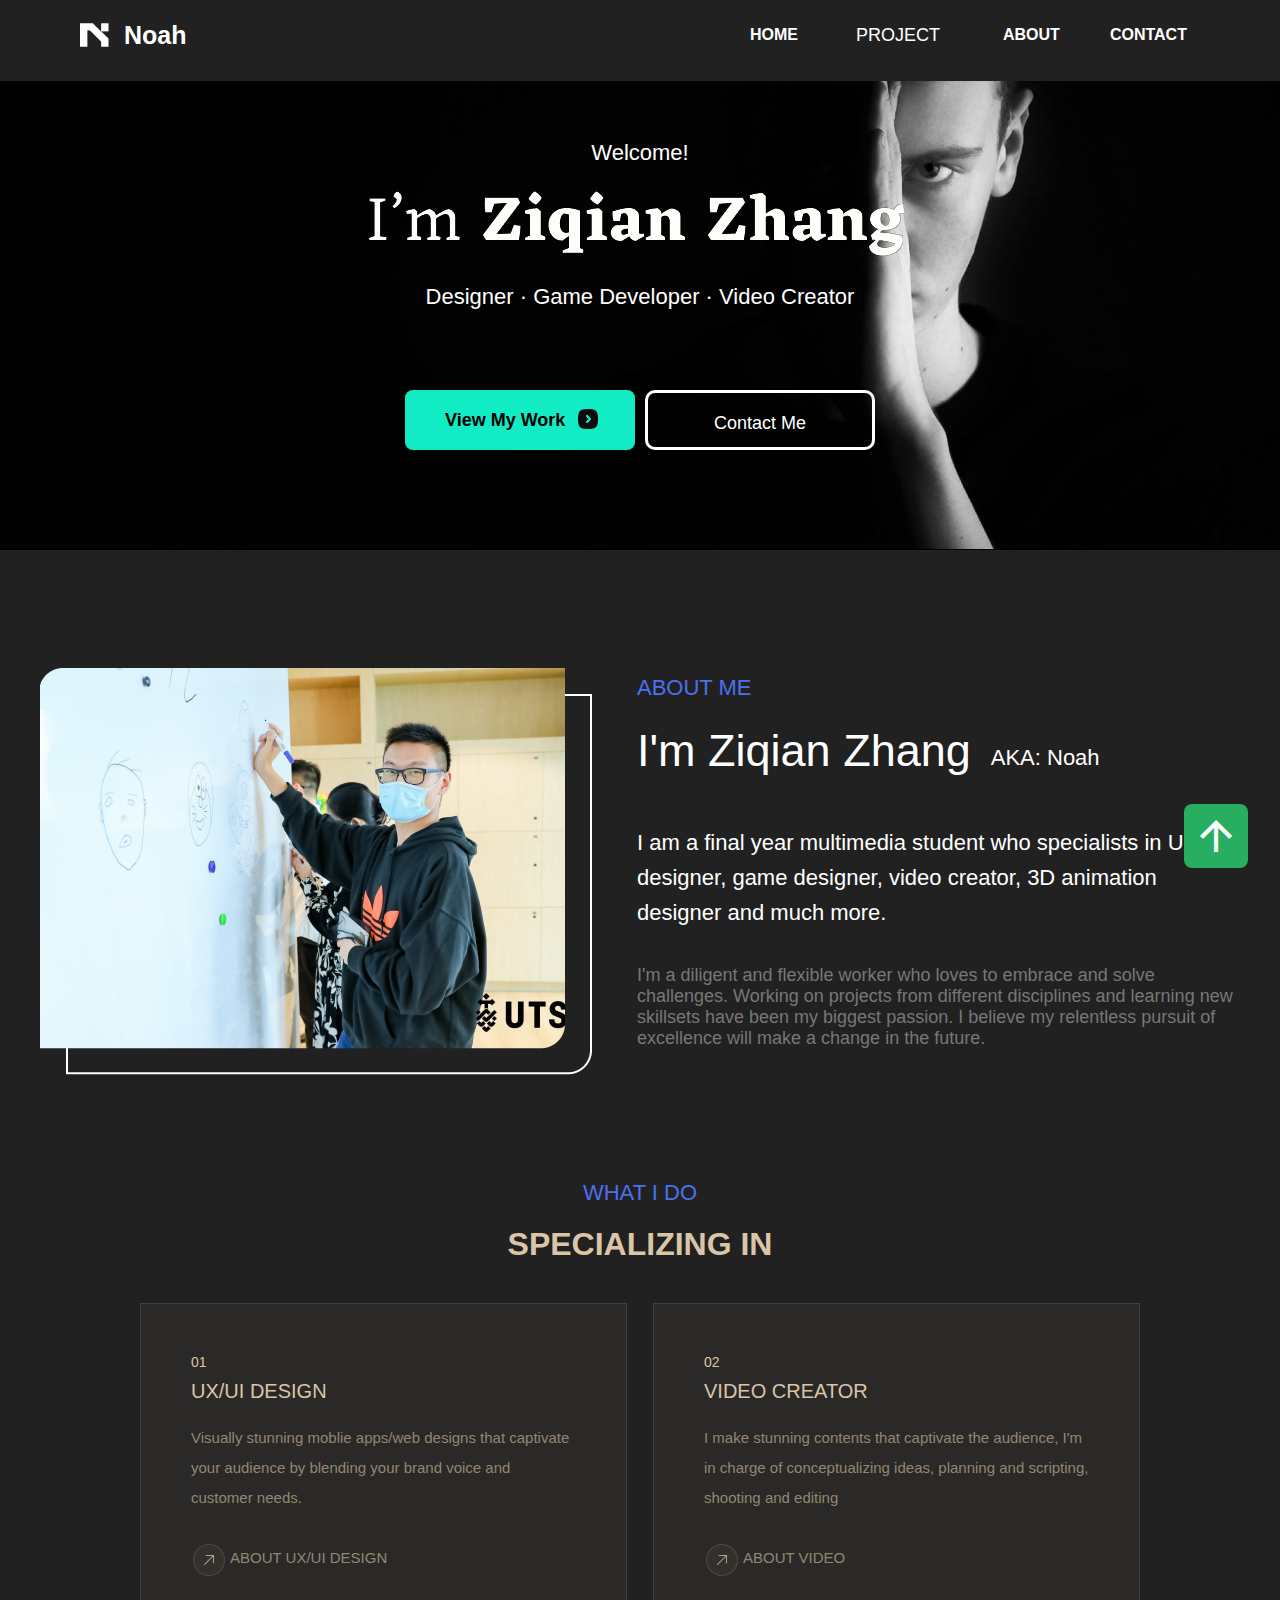
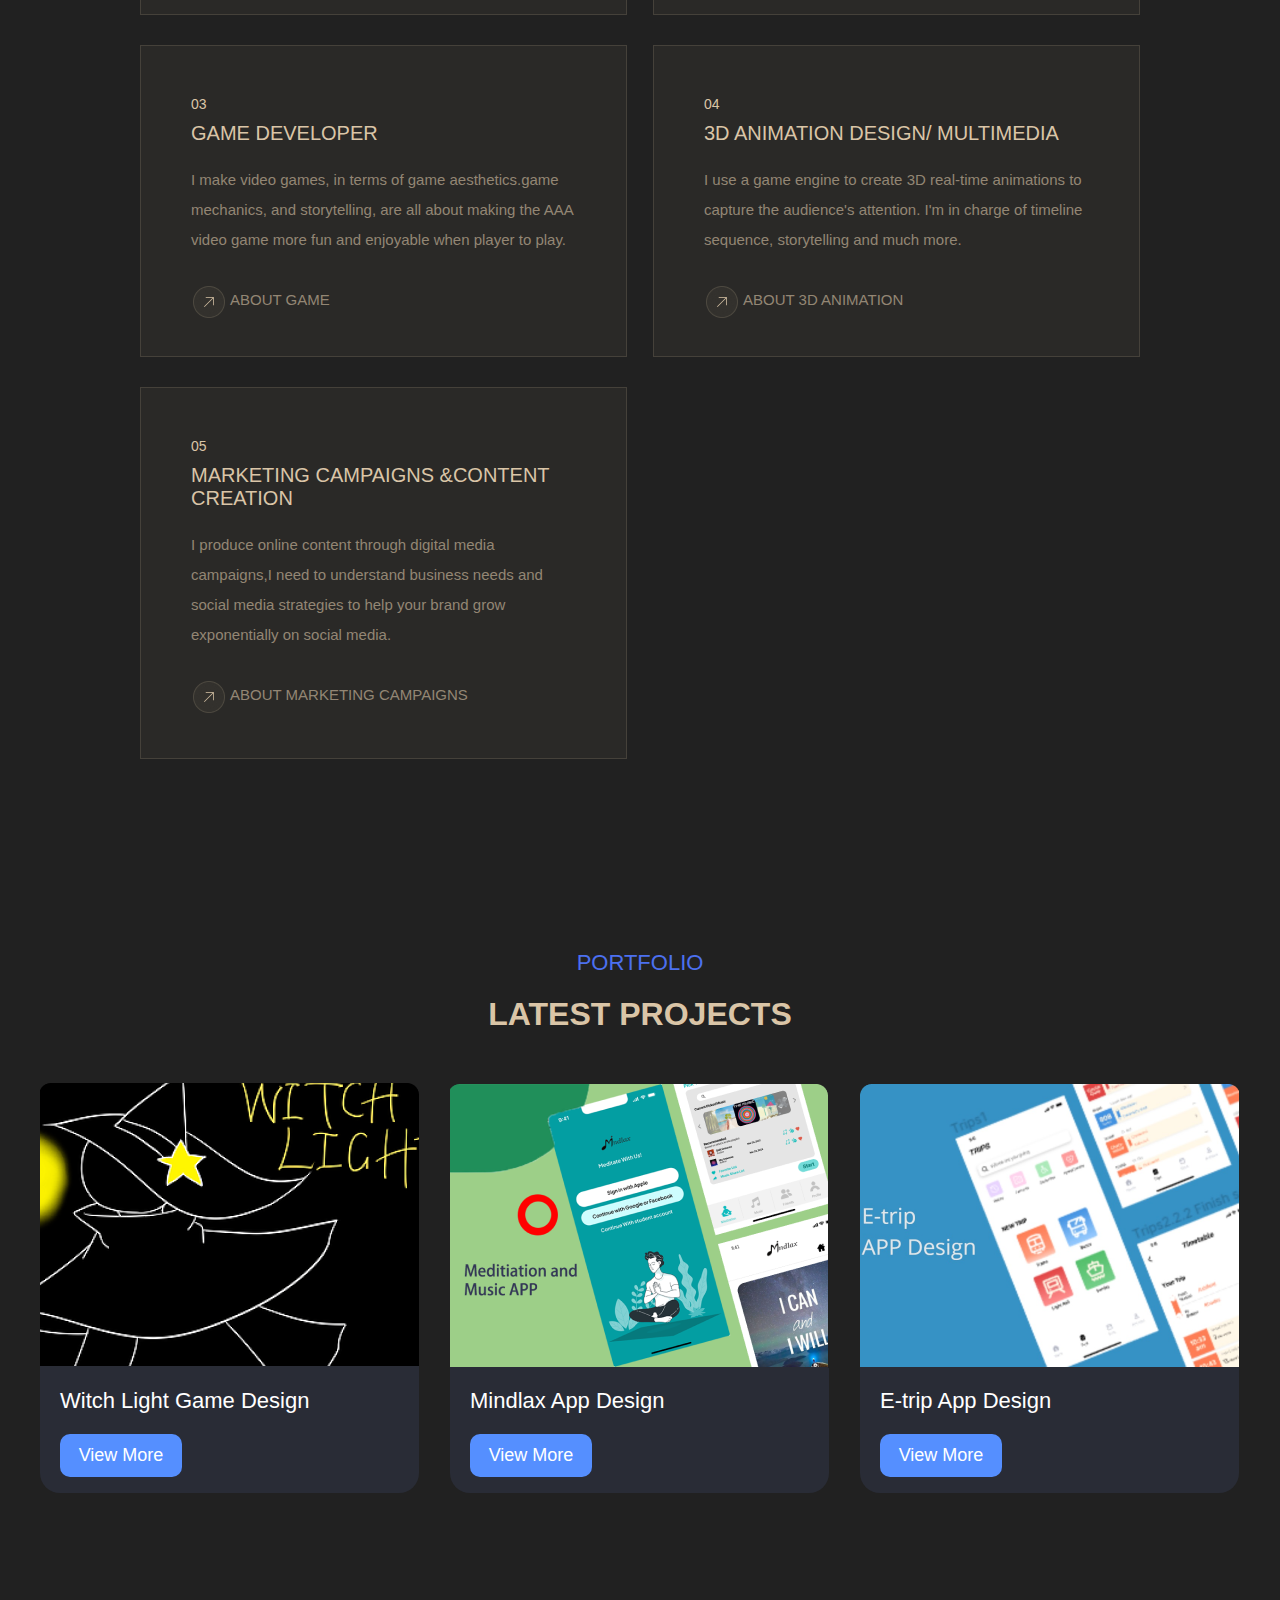
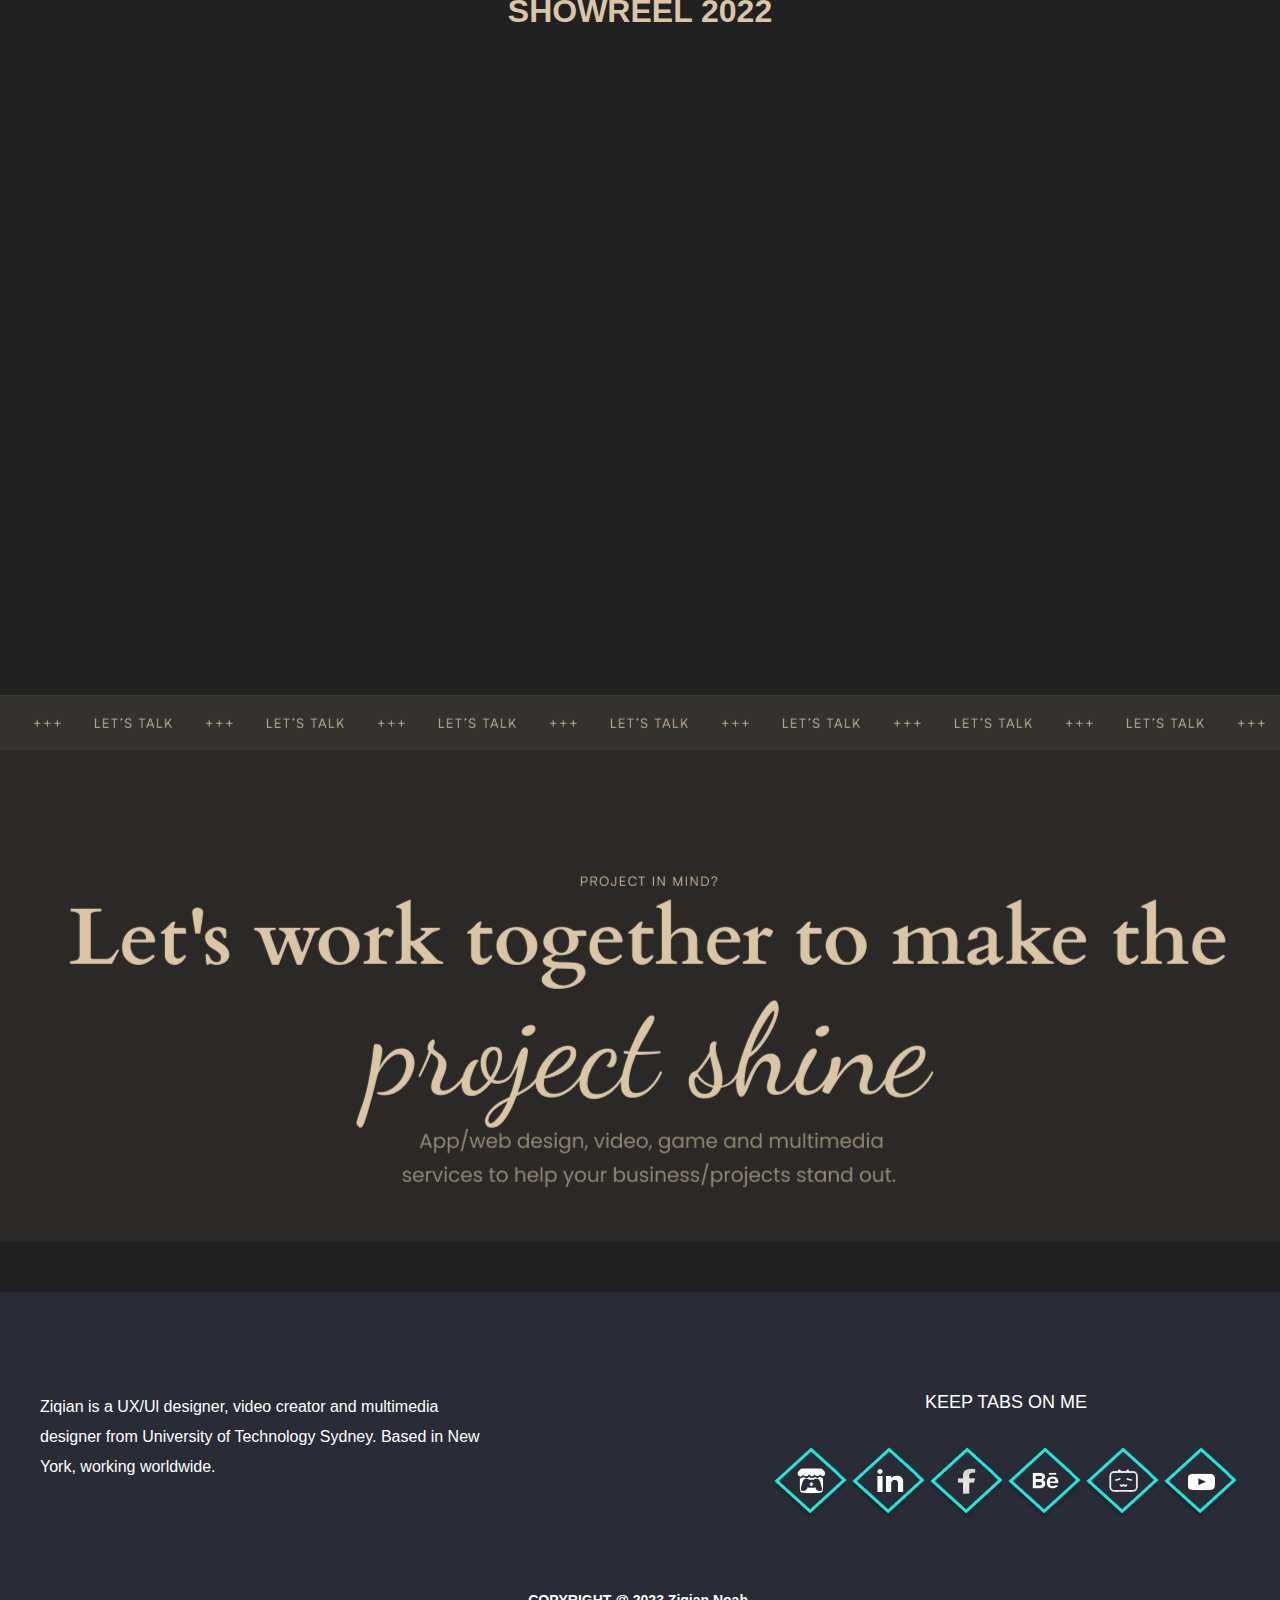
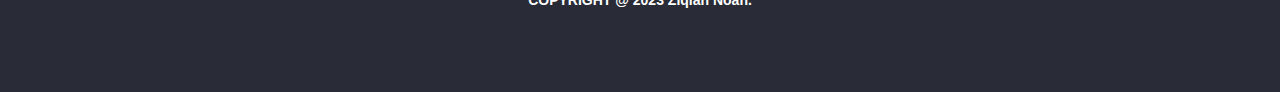
<file: index.html>
<!doctype html>
<html>
<head>
<meta charset="utf-8">
<title>Landing page</title>
<link href="css/css.css" rel="stylesheet" type="text/css">
<link href="https://fonts.googleapis.com/icon?family=Material+Icons"rel="stylesheet">
<script type="text/javascript">
function MM_swapImgRestore() { //v3.0
  var i,x,a=document.MM_sr; for(i=0;a&&i<a.length&&(x=a[i])&&x.oSrc;i++) x.src=x.oSrc;
}
function MM_preloadImages() { //v3.0
  var d=document; if(d.images){ if(!d.MM_p) d.MM_p=new Array();
    var i,j=d.MM_p.length,a=MM_preloadImages.arguments; for(i=0; i<a.length; i++)
    if (a[i].indexOf("#")!=0){ d.MM_p[j]=new Image; d.MM_p[j++].src=a[i];}}
}

function MM_findObj(n, d) { //v4.01
  var p,i,x;  if(!d) d=document; if((p=n.indexOf("?"))>0&&parent.frames.length) {
    d=parent.frames[n.substring(p+1)].document; n=n.substring(0,p);}
  if(!(x=d[n])&&d.all) x=d.all[n]; for (i=0;!x&&i<d.forms.length;i++) x=d.forms[i][n];
  for(i=0;!x&&d.layers&&i<d.layers.length;i++) x=MM_findObj(n,d.layers[i].document);
  if(!x && d.getElementById) x=d.getElementById(n); return x;
}

function MM_swapImage() { //v3.0
  var i,j=0,x,a=MM_swapImage.arguments; document.MM_sr=new Array; for(i=0;i<(a.length-2);i+=3)
   if ((x=MM_findObj(a[i]))!=null){document.MM_sr[j++]=x; if(!x.oSrc) x.oSrc=x.src; x.src=a[i+2];}
}
</script>
</head>

<body onLoad="MM_preloadImages('images/7_1.png','images/8_1.png','images/9_1.png','images/10_1.png','images/11_1.png','images/12_1.png')">
<section>
    <!-- BACK TO TOP BUTTON -->
	<a href="#" class="back-to-top">
		<span class="material-icons">arrow_upward</span>
	</a>
</section>
    <header>
	<div class="head_c">
    	<div class="logo"><img src="images/1.png" alt=""/><p>Noah</p></div>
         <nav>
        	<ul>
            <li><a href="index.html">HOME</a></li>
            <div class="dropdown">
  				<a href="#"><div class="dropbtn">PROJECT</div></a>
  				<div class="dropdown-content">
    				<a href="UI.html" target="_blank">UX/UI</a>
    				<a href="video.html">VIDEO</a>
                    <a href="Game.html">GAME</a>
                    <a href="animation.html">ANIMATION</a>
                    <a href="Other.html">OTHER</a>
  				</div>
			</div>
            <li><a href="about.html">ABOUT</a></li>
            
            <li><a href="contact.html">CONTACT</a></li>
            </ul>
        </nav>
    </div>
</header>

<div class="banner4">
<div class="banner4_c">
	<span>Welcome!</span>
    <img src="images/36.png" alt=""/>
    <p>Designer · Game Developer · Video Creator</p>
    <div class="anniu">
    	<a href="#fan"><div class="work"><p>View My Work</p><img src="images/37.png" alt=""/></div></a>
        <a href="contact.html"><div class="contact">Contact Me</div></a>
    </div>
    </div>
</div>	

<div class="about_me">

<div class="about_me_l"><img src="images/29.png" alt=""/></div>
<div class="about_me_r">
<p style="color:#4c70ef;">ABOUT ME</p>
<div class="iam">
<span>I'm Ziqian Zhang</span>
<p>AKA: Noah</p>
</div>
<p>I am a final year multimedia student who specialists in UX/UI designer, game designer, video creator, 3D animation designer and much more.</p>
<o>I'm a diligent and flexible worker who loves to embrace and solve challenges. Working on projects from different disciplines and learning new skillsets have been my biggest passion. I believe my relentless pursuit of excellence will make a change in the future.</o>
</div>
</div>

<div class="do">
	<div class="do_title"><span>WHAT I DO</span><p>SPECIALIZING IN</p></div>
	<div class="do_list">
    	<ul>
        <li>
        	<o>01</o>
            <span>UX/UI DESIGN</span>
            <p>Visually stunning moblie apps/web designs that captivate your audience by blending your brand voice and customer needs.</p>
            <div class="design"><img src="images/30.png" alt=""/><a href="UI.html"><p>ABOUT UX/UI DESIGN</p></div></a>
        </li>
        
        <li>
        	<o>02</o>
            <span>VIDEO CREATOR</span>
            <p>I make stunning contents that captivate the audience, I'm in charge of conceptualizing ideas, planning and scripting, shooting and editing</p>
            <div class="design"><img src="images/30.png" alt=""/><a href="video.html"><p>ABOUT VIDEO</p></div></a>
        </li>
        
        <li>
        	<o>03</o>
            <span>GAME DEVELOPER</span>
            <p>I make video games, in terms of game aesthetics.game mechanics, and storytelling, are all about making the AAA video game more fun and enjoyable when player to play.</p>
            <div class="design"><img src="images/30.png" alt=""/><a href="Game.html"><p>ABOUT GAME</p></div></a>
        </li>
        
        <li>
        	<o>04</o>
            <span>3D ANIMATION DESIGN/ MULTIMEDIA</span>
            <p>I use a game engine to create 3D real-time animations to capture the audience's attention. I'm in charge of timeline sequence, storytelling and much more.</p>
            <div class="design"><img src="images/30.png" alt=""/><a href="animation.html"><p>ABOUT 3D ANIMATION</p></div></a>
        </li>
        
        <li style="height:270px;">
        	<o>05</o>
            <span>MARKETING CAMPAIGNS &CONTENT CREATION</span>
            <p>I produce online content through digital media campaigns,I need to understand business needs and social media strategies to help your brand grow exponentially on social media.</p>
            <div class="design"><img src="images/30.png" alt=""/><p>ABOUT MARKETING CAMPAIGNS</p></div>
        </li>
        </ul>
        
    </div>
</div>

<a id="fan"></a>
<div class="do_title"><span>PORTFOLIO</span><p>LATEST PROJECTS</p></div>
	<div class="PORTFOLIO_list">
	<ul>
    <li>
    	<img src="images/33.png" alt=""/>
        <p>Witch Light Game Design</p>
       <a href="game2.html"> <div class="more">View More</div></a>
    </li>
    <li>
    	<img src="images/31.png" alt=""/>
        <p>Mindlax App Design</p>
       <a href="uxProject1.html"> <div class="more">View More</div></a>
    </li>
    <li>
    	<img src="images/32.png" alt=""/>
        <p>E-trip App Design</p>
      <a href="uxProject2.html"> <div class="more">View More</div></a>
    </li>
    </ul>
	</div>

<div class="show">
	<p>SHOWREEL 2022</p>
    <iframe width="1026" height="549" src="https://www.youtube.com/embed/TVW0NJodQQ4" title="YouTube video player" frameborder="0" allow="accelerometer; autoplay; clipboard-write; encrypted-media; gyroscope; picture-in-picture; web-share" allowfullscreen></iframe>
</div>
<div class="show2">
    <div class="show3">
   <!-- <a href="contact.html"><div class="contact2">GET IN TOUCH</div></a> -->
</div>
</div>


<footer>
	<div class="foot_c">
    	<div class="foot_top">
        	<div class="foot_top_left">Ziqian is a UX/Ul designer, video creator and multimedia
designer from University of Technology Sydney. Based in
New York, working worldwide.</div>
            <div class="foot_top_right">
            	<p>KEEP TABS ON ME</p>
                
                <div class="bianse1"><a href="https://ziqian-noah.itch.io" target="_blank" onMouseOut="MM_swapImgRestore()" onMouseOver="MM_swapImage('1','','images/7_1.png',1)"><img src="images/7.png" width="29" height="26" id="1"></a></div>
                <div class="bianse2"><a href="https://www.linkedin.com/in/ziqian-zhang-a9701b194/" target="_blank" onMouseOut="MM_swapImgRestore()" onMouseOver="MM_swapImage('2','','images/8_1.png',1)"><img src="images/8.png" width="29" height="26" id="2"></a></div>
                <div class="bianse3"><a href="https://www.facebook.com/profile.php?id=100024909460407&sk=about_details" target="_blank" onMouseOut="MM_swapImgRestore()" onMouseOver="MM_swapImage('3','','images/9_1.png',1)"><img src="images/9.png" width="29" height="31" id="3"></a></div>
                <div class="bianse4"><a href="https://www.behance.net/zhangziqian/projects" target="_blank" onMouseOut="MM_swapImgRestore()" onMouseOver="MM_swapImage('4','','images/10_1.png',1)"><img src="images/10.png" width="29" height="26" id="4"></a></div>
                <div class="bianse5"><a href="https://space.bilibili.com/533470708" target="_blank" onMouseOut="MM_swapImgRestore()" onMouseOver="MM_swapImage('5','','images/11_1.png',1)"><img src="images/11.png" width="29" height="26" id="5"></a></div>
                <div class="bianse6"><a href="https://www.youtube.com/channel/UCq76bDlOixsAVKYQL2zb1sg" target="_blank" onMouseOut="MM_swapImgRestore()" onMouseOver="MM_swapImage('6','','images/12_1.png',1)"><img src="images/12.png" width="29" height="26" id="6"></a></div>
                
          </div>
        </div>
        <div class="foot_bottom">COPYRIGHT @ 2023 Ziqian Noah.</div>
    </div>
</footer>

</body>
</html>
</file>
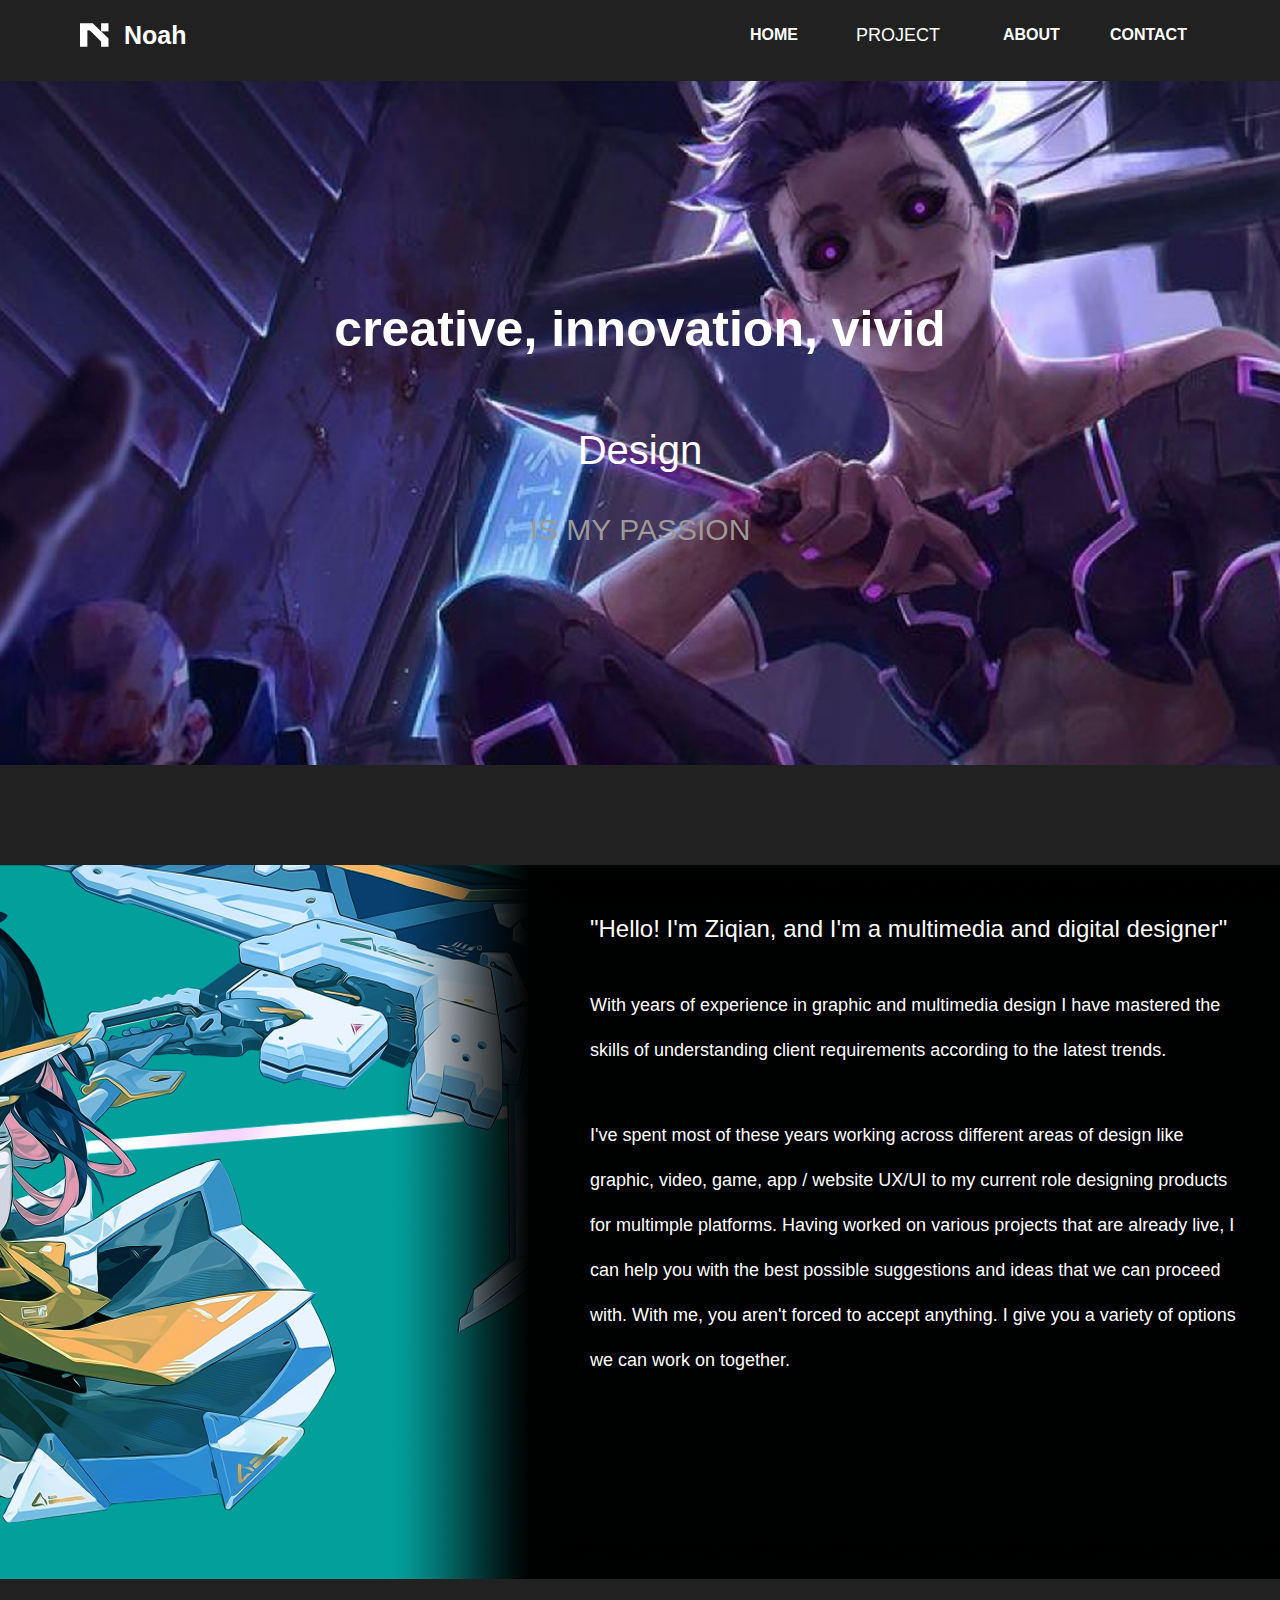
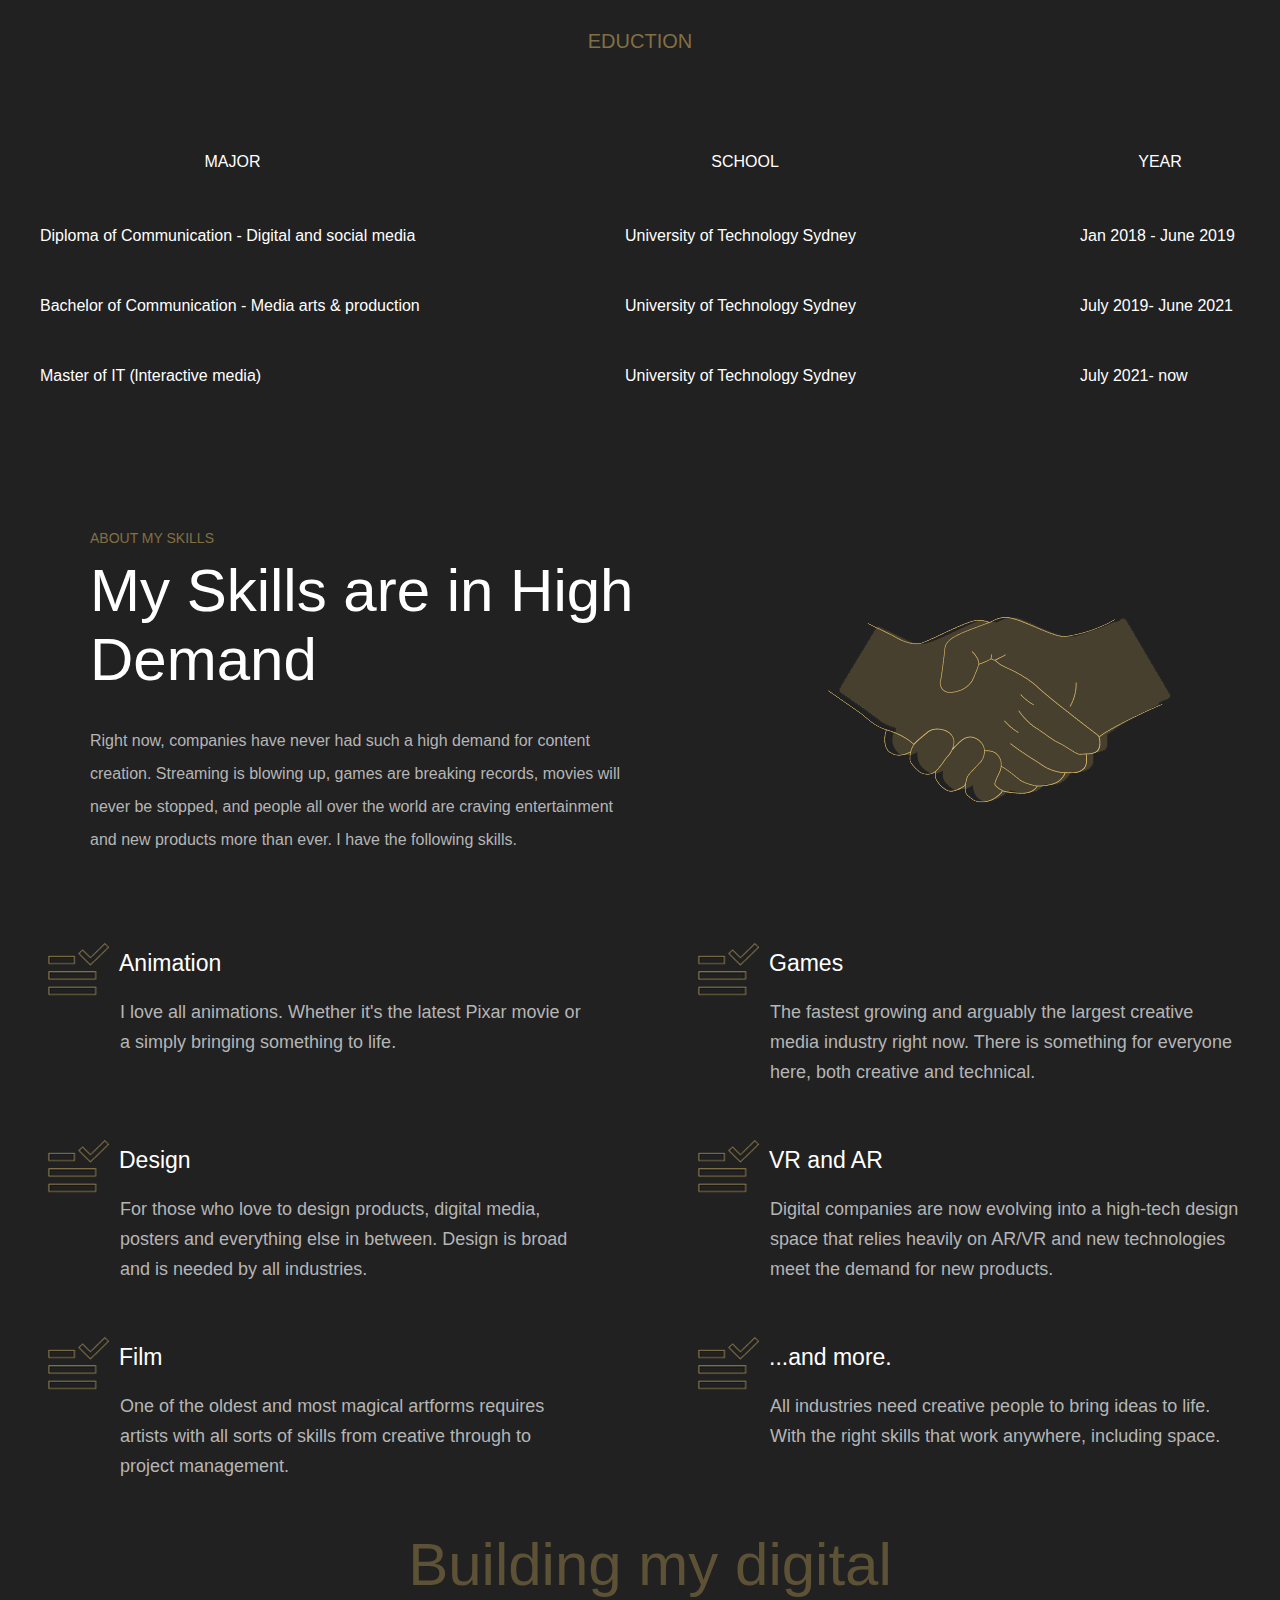
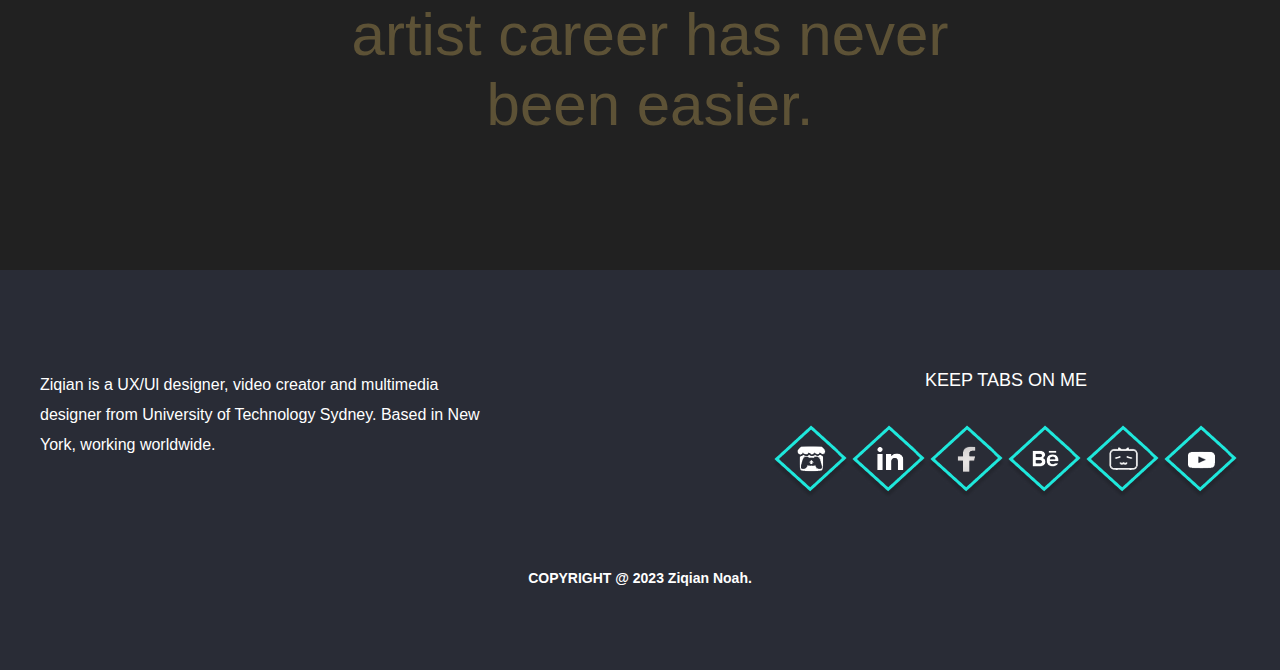
<file: about.html>
<!doctype html>
<html>
<head>
<meta charset="utf-8">
<title>About</title>
<link href="css/css.css" rel="stylesheet" type="text/css">
<script type="text/javascript">
function MM_swapImgRestore() { //v3.0
  var i,x,a=document.MM_sr; for(i=0;a&&i<a.length&&(x=a[i])&&x.oSrc;i++) x.src=x.oSrc;
}
function MM_preloadImages() { //v3.0
  var d=document; if(d.images){ if(!d.MM_p) d.MM_p=new Array();
    var i,j=d.MM_p.length,a=MM_preloadImages.arguments; for(i=0; i<a.length; i++)
    if (a[i].indexOf("#")!=0){ d.MM_p[j]=new Image; d.MM_p[j++].src=a[i];}}
}

function MM_findObj(n, d) { //v4.01
  var p,i,x;  if(!d) d=document; if((p=n.indexOf("?"))>0&&parent.frames.length) {
    d=parent.frames[n.substring(p+1)].document; n=n.substring(0,p);}
  if(!(x=d[n])&&d.all) x=d.all[n]; for (i=0;!x&&i<d.forms.length;i++) x=d.forms[i][n];
  for(i=0;!x&&d.layers&&i<d.layers.length;i++) x=MM_findObj(n,d.layers[i].document);
  if(!x && d.getElementById) x=d.getElementById(n); return x;
}

function MM_swapImage() { //v3.0
  var i,j=0,x,a=MM_swapImage.arguments; document.MM_sr=new Array; for(i=0;i<(a.length-2);i+=3)
   if ((x=MM_findObj(a[i]))!=null){document.MM_sr[j++]=x; if(!x.oSrc) x.oSrc=x.src; x.src=a[i+2];}
}
</script>
</head>

<body onLoad="MM_preloadImages('images/7_1.png','images/8_1.png','images/9_1.png','images/10_1.png','images/11_1.png','images/12_1.png')">
<header>
	<div class="head_c">
    	<div class="logo"><img src="images/1.png" alt=""/><p>Noah</p></div>
        <nav>
        	<ul>
            <li><a href="index.html">HOME</a></li>
            <div class="dropdown">
  				<a href="#"><div class="dropbtn">PROJECT</div></a>
  				<div class="dropdown-content">
    				<a href="UI.html" target="_blank">UX/UI</a>
    				<a href="video.html">VIDEO</a>
                    <a href="Game.html">GAME</a>
                    <a href="animation.html">ANIMATION</a>
                    <a href="Other.html">OTHER</a>
  				</div>
			</div>
            <li><a href="about.html">ABOUT</a></li>
           
            <li><a href="contact.html">CONTACT</a></li>
            </ul>
        </nav>
    </div>
</header>

<div class="banner">
	<h1>creative, innovation, vivid</h1>
    <span>Design</span>
    <p>IS MY PASSION</p>
</div>

<div class="hello">
	<div class="hello_c">
    <div class="hello_wen">
		<span>"Hello! I'm Ziqian, and I'm a multimedia and digital designer"</span>
        <p>With years of experience in graphic and multimedia design I have mastered
the skills of understanding client requirements according to the latest
trends.</p>
        <p>I've spent most of these years working across different areas of design like
graphic, video, game, app / website UX/UI to my current role designing
products for multimple platforms. Having worked on various projects that
are already live, I can help you with the best possible suggestions and ideas that we can proceed with. With me, you aren't forced to accept
anything. I give you a variety of options we can work on together.</p>
	</div>
</div>
</div>
<div class="education">
	<div class="education_title">EDUCTION</div>
	<div class="education_list">
    	<div class="major">
       		<span>MAJOR</span>
            <p>Diploma of Communication - Digital and social media</p>
            <p>Bachelor of Communication - Media arts & production</p>
            <p>Master of IT (lnteractive media)</p>
        </div>
        <div class="school">
        <span>SCHOOL</span>
            <p>University of Technology Sydney</p>
            <p>University of Technology Sydney</p>
            <p>University of Technology Sydney</p>
        </div>
        <div class="year">
        <span>YEAR</span>
            <p>Jan 2018 - June 2019</p>
            <p>July 2019- June 2021</p>
            <p>July 2021- now</p>
        </div>
    </div>
</div>

<div class="skill">
	<div class="skill_left">
    	<o>ABOUT MY SKILLS</o>
        <span>My Skills are in High Demand</span>
        <p>Right now, companies have never had such a high demand for
content creation. Streaming is blowing up, games are breaking records, movies will never be stopped, and people all over the world are craving entertainment and new products more than ever. I have the following skills.</p>
    </div>
	<div class="skill_right"><img src="images/4.png" alt=""/></div>
</div>

<div class="skill_list">
	<ul>
    <li>
    	<img src="images/5.png" alt=""/>
        <span>Animation</span>
        <p>I love all animations. Whether it's the latest Pixar movie or a simply bringing something to life.</p>
    </li>
    <li>
    	<img src="images/5.png" alt=""/>
        <span>Games</span>
        <p>The fastest growing and arguably the largest creative media industry right now. There is something for everyone here, both creative and technical.</p>
    </li>
    <li>
    	<img src="images/5.png" alt=""/>
        <span>Design</span>
        <p>For those who love to design products, digital media, posters and everything else in between. Design is broad and is needed by all industries.</p>
    </li>
    <li>
    	<img src="images/5.png" alt=""/>
        <span>VR and AR</span>
        <p>Digital companies are now evolving into a high-tech design space that relies heavily on AR/VR and new technologies meet the demand for new products.</p>
    </li>
    <li>
    	<img src="images/5.png" alt=""/>
        <span>Film</span>
        <p>One of the oldest and most magical artforms requires artists with all sorts of skills from creative through to project management.</p>
    </li>
    <li>
    	<img src="images/5.png" alt=""/>
        <span>...and more.</span>
        <p>All industries need creative people to bring ideas to life. With the right skills that work anywhere, including space.</p>
    </li>
   
    </ul>
</div>

<div class="Building">
	<p>Building my digital</p>
    <p>artist career has never</p>
    <p>been easier.</p>
</div>


<footer>
	<div class="foot_c">
    	<div class="foot_top">
        	<div class="foot_top_left">Ziqian is a UX/Ul designer, video creator and multimedia
designer from University of Technology Sydney. Based in
New York, working worldwide.</div>
            <div class="foot_top_right">
            	<p>KEEP TABS ON ME</p>
                
                <div class="bianse1"><a href="https://ziqian-noah.itch.io" target="_blank" onMouseOut="MM_swapImgRestore()" onMouseOver="MM_swapImage('1','','images/7_1.png',1)"><img src="images/7.png" width="29" height="26" id="1"></a></div>
                <div class="bianse2"><a href="https://www.linkedin.com/in/ziqian-zhang-a9701b194/" target="_blank" onMouseOut="MM_swapImgRestore()" onMouseOver="MM_swapImage('2','','images/8_1.png',1)"><img src="images/8.png" width="29" height="26" id="2"></a></div>
                <div class="bianse3"><a href="https://www.facebook.com/profile.php?id=100024909460407&sk=about_details" target="_blank" onMouseOut="MM_swapImgRestore()" onMouseOver="MM_swapImage('3','','images/9_1.png',1)"><img src="images/9.png" width="29" height="31" id="3"></a></div>
                <div class="bianse4"><a href="https://www.behance.net/zhangziqian/projects" target="_blank" onMouseOut="MM_swapImgRestore()" onMouseOver="MM_swapImage('4','','images/10_1.png',1)"><img src="images/10.png" width="29" height="26" id="4"></a></div>
                <div class="bianse5"><a href="https://space.bilibili.com/533470708" target="_blank" onMouseOut="MM_swapImgRestore()" onMouseOver="MM_swapImage('5','','images/11_1.png',1)"><img src="images/11.png" width="29" height="26" id="5"></a></div>
                <div class="bianse6"><a href="https://www.youtube.com/channel/UCq76bDlOixsAVKYQL2zb1sg" target="_blank" onMouseOut="MM_swapImgRestore()" onMouseOver="MM_swapImage('6','','images/12_1.png',1)"><img src="images/12.png" width="29" height="26" id="6"></a></div>
                
          </div>
        </div>
        <div class="foot_bottom">COPYRIGHT @ 2023 Ziqian Noah.</div>
    </div>
</footer>







</body>
</html>
</file>
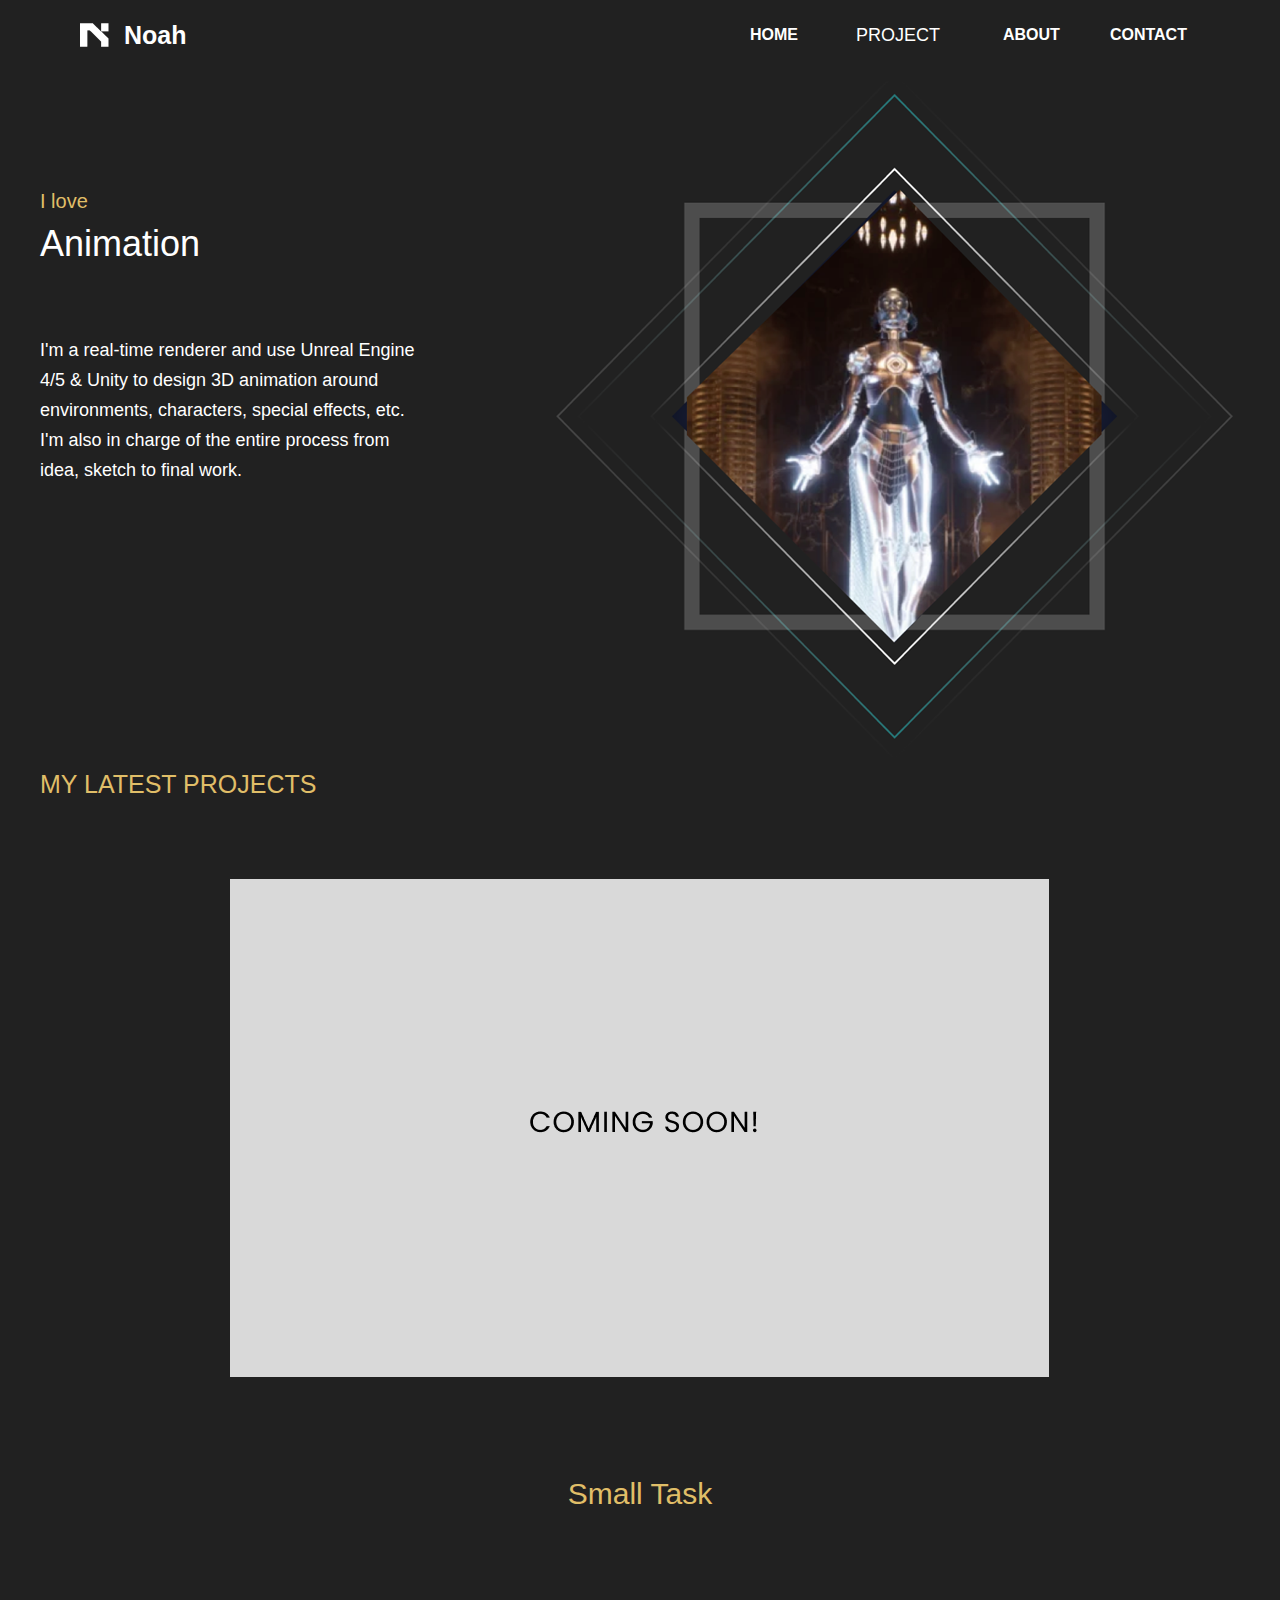
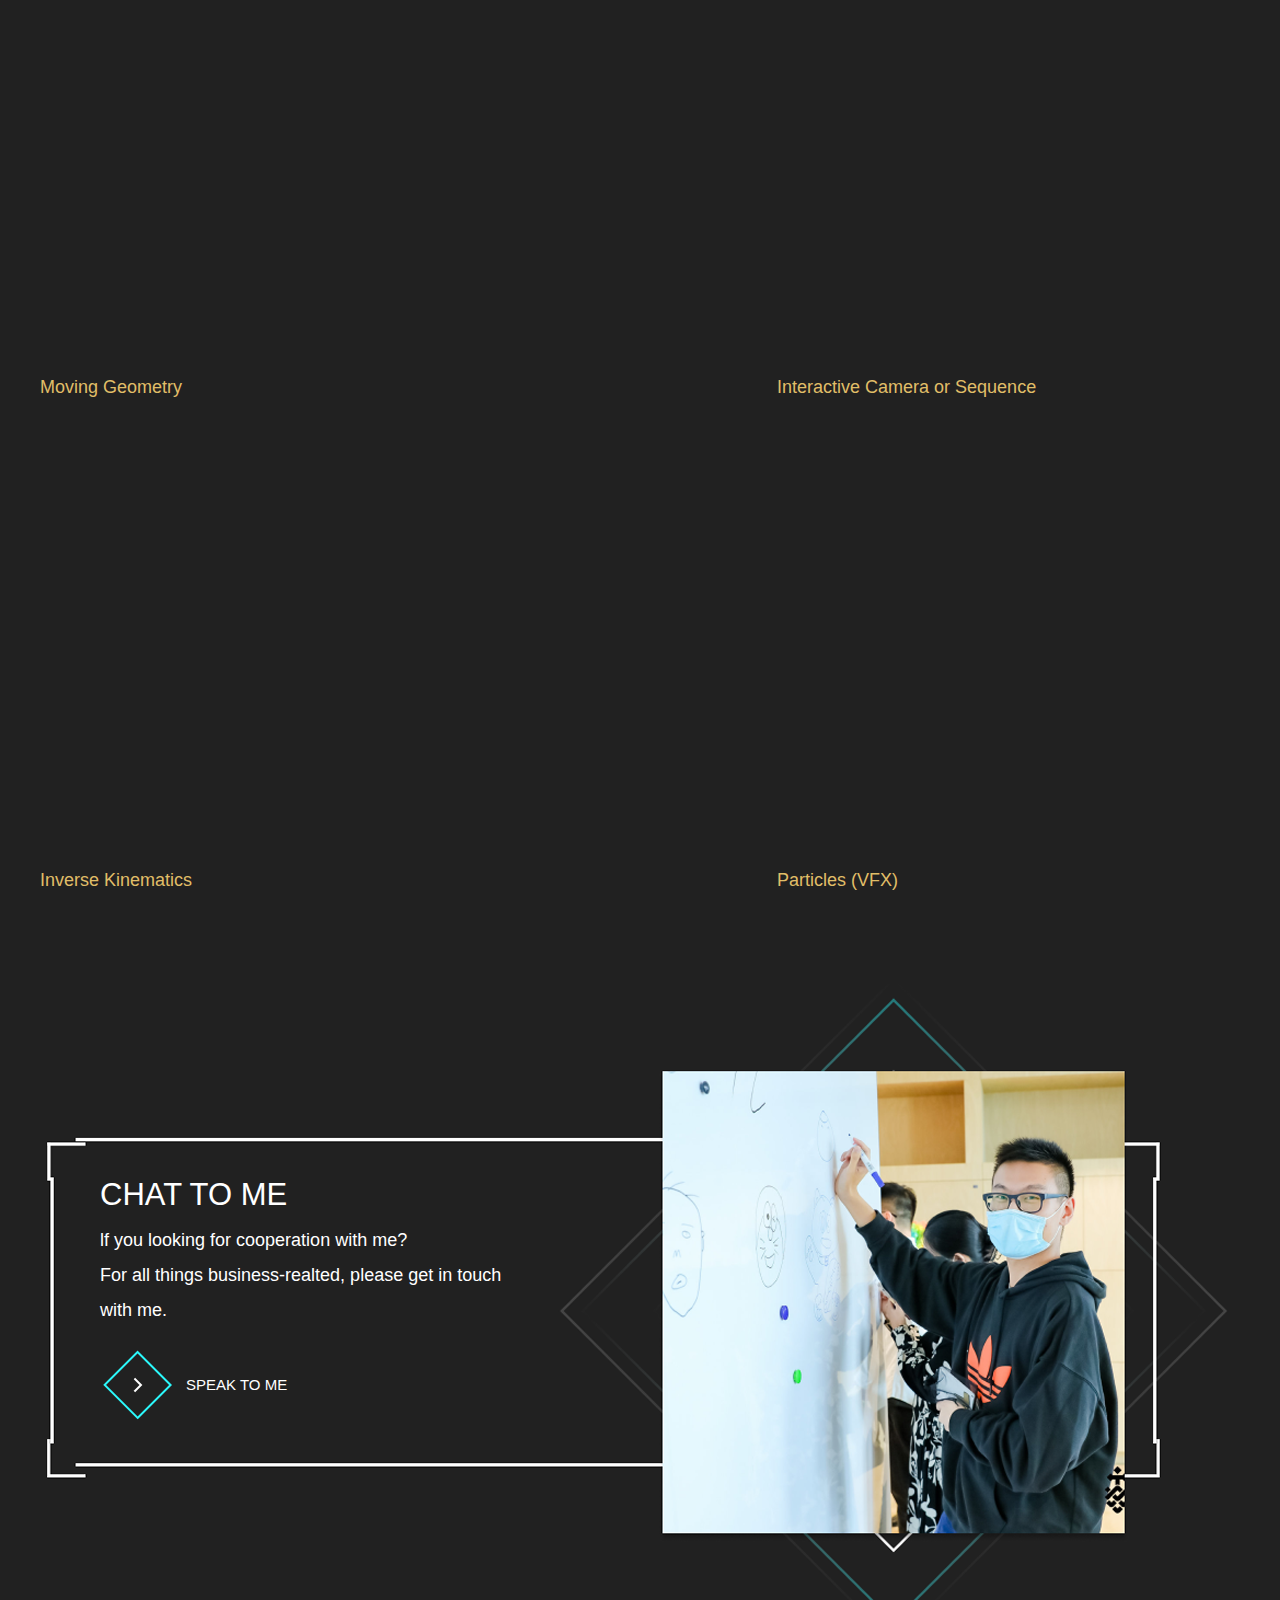
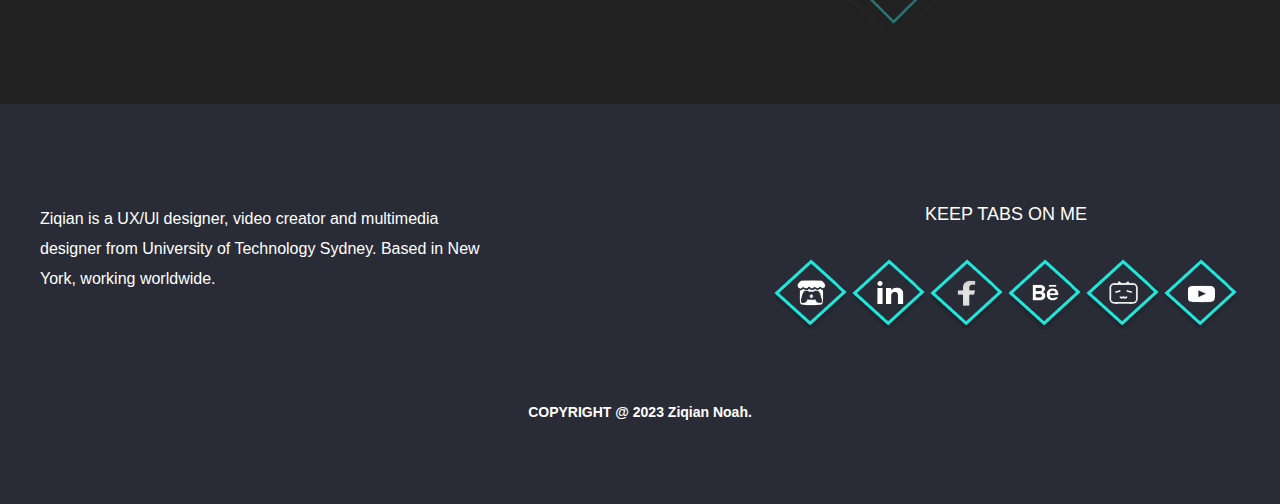
<file: animation.html>
<!doctype html>
<html>
<head>
<meta charset="utf-8">
<title>animation (2)</title>
<link href="css/css.css" rel="stylesheet" type="text/css">
<script type="text/javascript">
function MM_swapImgRestore() { //v3.0
  var i,x,a=document.MM_sr; for(i=0;a&&i<a.length&&(x=a[i])&&x.oSrc;i++) x.src=x.oSrc;
}
function MM_preloadImages() { //v3.0
  var d=document; if(d.images){ if(!d.MM_p) d.MM_p=new Array();
    var i,j=d.MM_p.length,a=MM_preloadImages.arguments; for(i=0; i<a.length; i++)
    if (a[i].indexOf("#")!=0){ d.MM_p[j]=new Image; d.MM_p[j++].src=a[i];}}
}

function MM_findObj(n, d) { //v4.01
  var p,i,x;  if(!d) d=document; if((p=n.indexOf("?"))>0&&parent.frames.length) {
    d=parent.frames[n.substring(p+1)].document; n=n.substring(0,p);}
  if(!(x=d[n])&&d.all) x=d.all[n]; for (i=0;!x&&i<d.forms.length;i++) x=d.forms[i][n];
  for(i=0;!x&&d.layers&&i<d.layers.length;i++) x=MM_findObj(n,d.layers[i].document);
  if(!x && d.getElementById) x=d.getElementById(n); return x;
}

function MM_swapImage() { //v3.0
  var i,j=0,x,a=MM_swapImage.arguments; document.MM_sr=new Array; for(i=0;i<(a.length-2);i+=3)
   if ((x=MM_findObj(a[i]))!=null){document.MM_sr[j++]=x; if(!x.oSrc) x.oSrc=x.src; x.src=a[i+2];}
}
</script>
</head>

<body onLoad="MM_preloadImages('images/7_1.png','images/8_1.png','images/9_1.png','images/10_1.png','images/11_1.png','images/12_1.png')">
    <header>
        <div class="head_c">
            <div class="logo"><img src="images/1.png" alt=""/><p>Noah</p></div>
             <nav>
                <ul>
                <li><a href="index.html">HOME</a></li>
                <div class="dropdown">
                      <a href="#"><div class="dropbtn">PROJECT</div></a>
                      <div class="dropdown-content">
                        <a href="UI.html" target="_blank">UX/UI</a>
                        <a href="video.html">VIDEO</a>
                        <a href="Game.html">GAME</a>
                        <a href="animation.html">ANIMATION</a>
                        <a href="Other.html">OTHER</a>
                      </div>
                </div>
                <li><a href="about.html">ABOUT</a></li>
                
                <li><a href="contact.html">CONTACT</a></li>
                </ul>
            </nav>
        </div>
    </header>

<div class="banner2">
	<div class="banner2_left">
    	<span>I love</span>
        <o>Animation</o>
        <p>I'm a real-time renderer and use Unreal Engine 4/5 & Unity to design 3D animation around environments, characters, special effects, etc. I'm also in charge of the entire process from idea, sketch to final work.</p>
    </div>
    <div class="banner2_right"><img src="images/13.png" alt=""/></div>
</div>

<div class="latest">
	<span>MY LATEST PROJECTS</span>
    <div class="latest_list">
    	<img src="images/14.png" alt=""/>
    </div>

</div>

<div class="task">
	<div class="task_title">Small Task</div>
	<div class="task_list">
		<ul>
        <li><iframe width="463" height="393" src="https://www.youtube.com/embed/nSDMX8eQ27o" title="YouTube video player" frameborder="0" allow="accelerometer; autoplay; clipboard-write; encrypted-media; gyroscope; picture-in-picture; web-share" allowfullscreen></iframe><p>Moving Geometry</p></li>
        <li><iframe width="463" height="393" src="https://www.youtube.com/embed/0D4Ovjkyw6g" title="YouTube video player" frameborder="0" allow="accelerometer; autoplay; clipboard-write; encrypted-media; gyroscope; picture-in-picture; web-share" allowfullscreen></iframe><p>Interactive Camera or Sequence</p></li>
        <li><iframe width="463" height="393" src="https://www.youtube.com/embed/ZQXqF2gyzN8" title="YouTube video player" frameborder="0" allow="accelerometer; autoplay; clipboard-write; encrypted-media; gyroscope; picture-in-picture; web-share" allowfullscreen></iframe><p>Inverse Kinematics</p></li>
        <li><iframe width="463" height="393" src="https://www.youtube.com/embed/0fQ74adZEUo" title="YouTube video player" frameborder="0" allow="accelerometer; autoplay; clipboard-write; encrypted-media; gyroscope; picture-in-picture; web-share" allowfullscreen></iframe><p>Particles (VFX)</p></li>
        </ul>
    </div>
</div>

<div class="chat">
	<span>CHAT TO ME</span>
    <p>lf you looking for cooperation with me?<br>
For all things business-realted, please get in touch with me.</p>
    <div class="speak"><img src="images/17.png" alt=""/><a href="contact.html"><o>SPEAK TO ME</o></div></a>

</div>

<footer>
	<div class="foot_c">
    	<div class="foot_top">
        	<div class="foot_top_left">Ziqian is a UX/Ul designer, video creator and multimedia
designer from University of Technology Sydney. Based in
New York, working worldwide.</div>
            <div class="foot_top_right">
            	<p>KEEP TABS ON ME</p>
                
                <div class="bianse1"><a href="https://ziqian-noah.itch.io" target="_blank" onMouseOut="MM_swapImgRestore()" onMouseOver="MM_swapImage('1','','images/7_1.png',1)"><img src="images/7.png" width="29" height="26" id="1"></a></div>
                <div class="bianse2"><a href="https://www.linkedin.com/in/ziqian-zhang-a9701b194/" target="_blank" onMouseOut="MM_swapImgRestore()" onMouseOver="MM_swapImage('2','','images/8_1.png',1)"><img src="images/8.png" width="29" height="26" id="2"></a></div>
                <div class="bianse3"><a href="https://www.facebook.com/profile.php?id=100024909460407&sk=about_details" target="_blank" onMouseOut="MM_swapImgRestore()" onMouseOver="MM_swapImage('3','','images/9_1.png',1)"><img src="images/9.png" width="29" height="31" id="3"></a></div>
                <div class="bianse4"><a href="https://www.behance.net/zhangziqian/projects" target="_blank" onMouseOut="MM_swapImgRestore()" onMouseOver="MM_swapImage('4','','images/10_1.png',1)"><img src="images/10.png" width="29" height="26" id="4"></a></div>
                <div class="bianse5"><a href="https://space.bilibili.com/533470708" target="_blank" onMouseOut="MM_swapImgRestore()" onMouseOver="MM_swapImage('5','','images/11_1.png',1)"><img src="images/11.png" width="29" height="26" id="5"></a></div>
                <div class="bianse6"><a href="https://www.youtube.com/channel/UCq76bDlOixsAVKYQL2zb1sg" target="_blank" onMouseOut="MM_swapImgRestore()" onMouseOver="MM_swapImage('6','','images/12_1.png',1)"><img src="images/12.png" width="29" height="26" id="6"></a></div>
                
          </div>
        </div>
        <div class="foot_bottom">COPYRIGHT @ 2023 Ziqian Noah.</div>
    </div>
</footer>

</body>
</html>
</file>
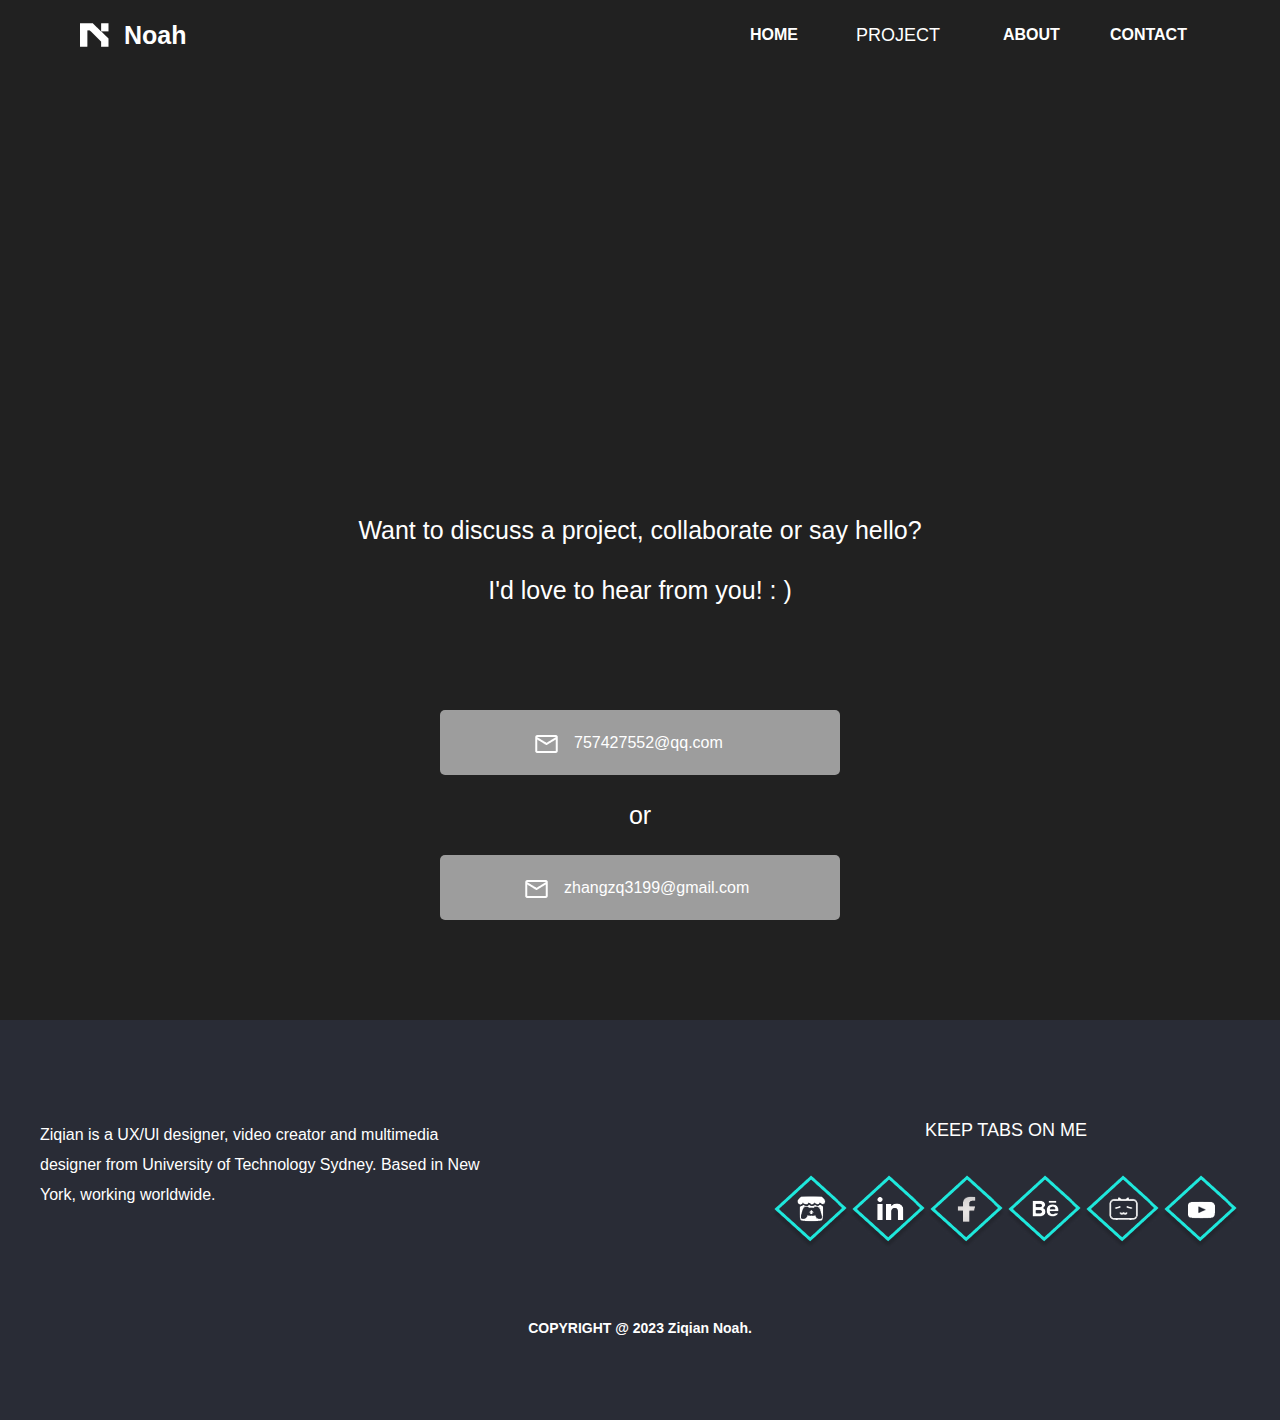
<file: contact.html>
<!doctype html>
<html>
<head>
<meta charset="utf-8">
<title>contact</title>
<link href="css/css.css" rel="stylesheet" type="text/css">
<script type="text/javascript">
function MM_swapImgRestore() { //v3.0
  var i,x,a=document.MM_sr; for(i=0;a&&i<a.length&&(x=a[i])&&x.oSrc;i++) x.src=x.oSrc;
}
function MM_preloadImages() { //v3.0
  var d=document; if(d.images){ if(!d.MM_p) d.MM_p=new Array();
    var i,j=d.MM_p.length,a=MM_preloadImages.arguments; for(i=0; i<a.length; i++)
    if (a[i].indexOf("#")!=0){ d.MM_p[j]=new Image; d.MM_p[j++].src=a[i];}}
}

function MM_findObj(n, d) { //v4.01
  var p,i,x;  if(!d) d=document; if((p=n.indexOf("?"))>0&&parent.frames.length) {
    d=parent.frames[n.substring(p+1)].document; n=n.substring(0,p);}
  if(!(x=d[n])&&d.all) x=d.all[n]; for (i=0;!x&&i<d.forms.length;i++) x=d.forms[i][n];
  for(i=0;!x&&d.layers&&i<d.layers.length;i++) x=MM_findObj(n,d.layers[i].document);
  if(!x && d.getElementById) x=d.getElementById(n); return x;
}

function MM_swapImage() { //v3.0
  var i,j=0,x,a=MM_swapImage.arguments; document.MM_sr=new Array; for(i=0;i<(a.length-2);i+=3)
   if ((x=MM_findObj(a[i]))!=null){document.MM_sr[j++]=x; if(!x.oSrc) x.oSrc=x.src; x.src=a[i+2];}
}
</script>
</head>

<body onLoad="MM_preloadImages('images/7_1.png','images/8_1.png','images/9_1.png','images/10_1.png','images/11_1.png','images/12_1.png')">
<header>
	<div class="head_c">
    	<div class="logo"><img src="images/1.png" alt=""/><p>Noah</p></div>
         <nav>
        	<ul>
            <li><a href="index.html">HOME</a></li>
            <div class="dropdown">
  				<a href="#"><div class="dropbtn">PROJECT</div></a>
  				<div class="dropdown-content">
    				<a href="UI.html" target="_blank">UX/UI</a>
    				<a href="video.html">VIDEO</a>
                    <a href="Game.html">GAME</a>
                    <a href="animation.html">ANIMATION</a>
                    <a href="Other.html">OTHER</a>
  				</div>
			</div>
            <li><a href="about.html">ABOUT</a></li>
            
            <li><a href="contact.html">CONTACT</a></li>
            </ul>
        </nav>
    </div>
</header>
<div class="kong"></div>

<div class="want">
	<p>Want to discuss a project, collaborate or say hello?</p>
    <p>I'd love to hear from you! : )</p>
</div>
<div class="lianxi"><img src="images/18.png" alt=""/><p>757427552@qq.com</p></div>
<div class="lianxi1">or</div>
<div class="lianxi2"><img src="images/18.png" alt=""/><p>zhangzq3199@gmail.com</p></div>

<footer>
	<div class="foot_c">
    	<div class="foot_top">
        	<div class="foot_top_left">Ziqian is a UX/Ul designer, video creator and multimedia
designer from University of Technology Sydney. Based in
New York, working worldwide.</div>
            <div class="foot_top_right">
            	<p>KEEP TABS ON ME</p>
                
                <div class="bianse1"><a href="https://ziqian-noah.itch.io" target="_blank" onMouseOut="MM_swapImgRestore()" onMouseOver="MM_swapImage('1','','images/7_1.png',1)"><img src="images/7.png" width="29" height="26" id="1"></a></div>
                <div class="bianse2"><a href="https://www.linkedin.com/in/ziqian-zhang-a9701b194/" target="_blank" onMouseOut="MM_swapImgRestore()" onMouseOver="MM_swapImage('2','','images/8_1.png',1)"><img src="images/8.png" width="29" height="26" id="2"></a></div>
                <div class="bianse3"><a href="https://www.facebook.com/profile.php?id=100024909460407&sk=about_details" target="_blank" onMouseOut="MM_swapImgRestore()" onMouseOver="MM_swapImage('3','','images/9_1.png',1)"><img src="images/9.png" width="29" height="31" id="3"></a></div>
                <div class="bianse4"><a href="https://www.behance.net/zhangziqian/projects" target="_blank" onMouseOut="MM_swapImgRestore()" onMouseOver="MM_swapImage('4','','images/10_1.png',1)"><img src="images/10.png" width="29" height="26" id="4"></a></div>
                <div class="bianse5"><a href="https://space.bilibili.com/533470708" target="_blank" onMouseOut="MM_swapImgRestore()" onMouseOver="MM_swapImage('5','','images/11_1.png',1)"><img src="images/11.png" width="29" height="26" id="5"></a></div>
                <div class="bianse6"><a href="https://www.youtube.com/channel/UCq76bDlOixsAVKYQL2zb1sg" target="_blank" onMouseOut="MM_swapImgRestore()" onMouseOver="MM_swapImage('6','','images/12_1.png',1)"><img src="images/12.png" width="29" height="26" id="6"></a></div>
                
          </div>
        </div>
        <div class="foot_bottom">COPYRIGHT @ 2023 Ziqian Noah.</div>
    </div>
</footer>







</body>
</html>
</file>
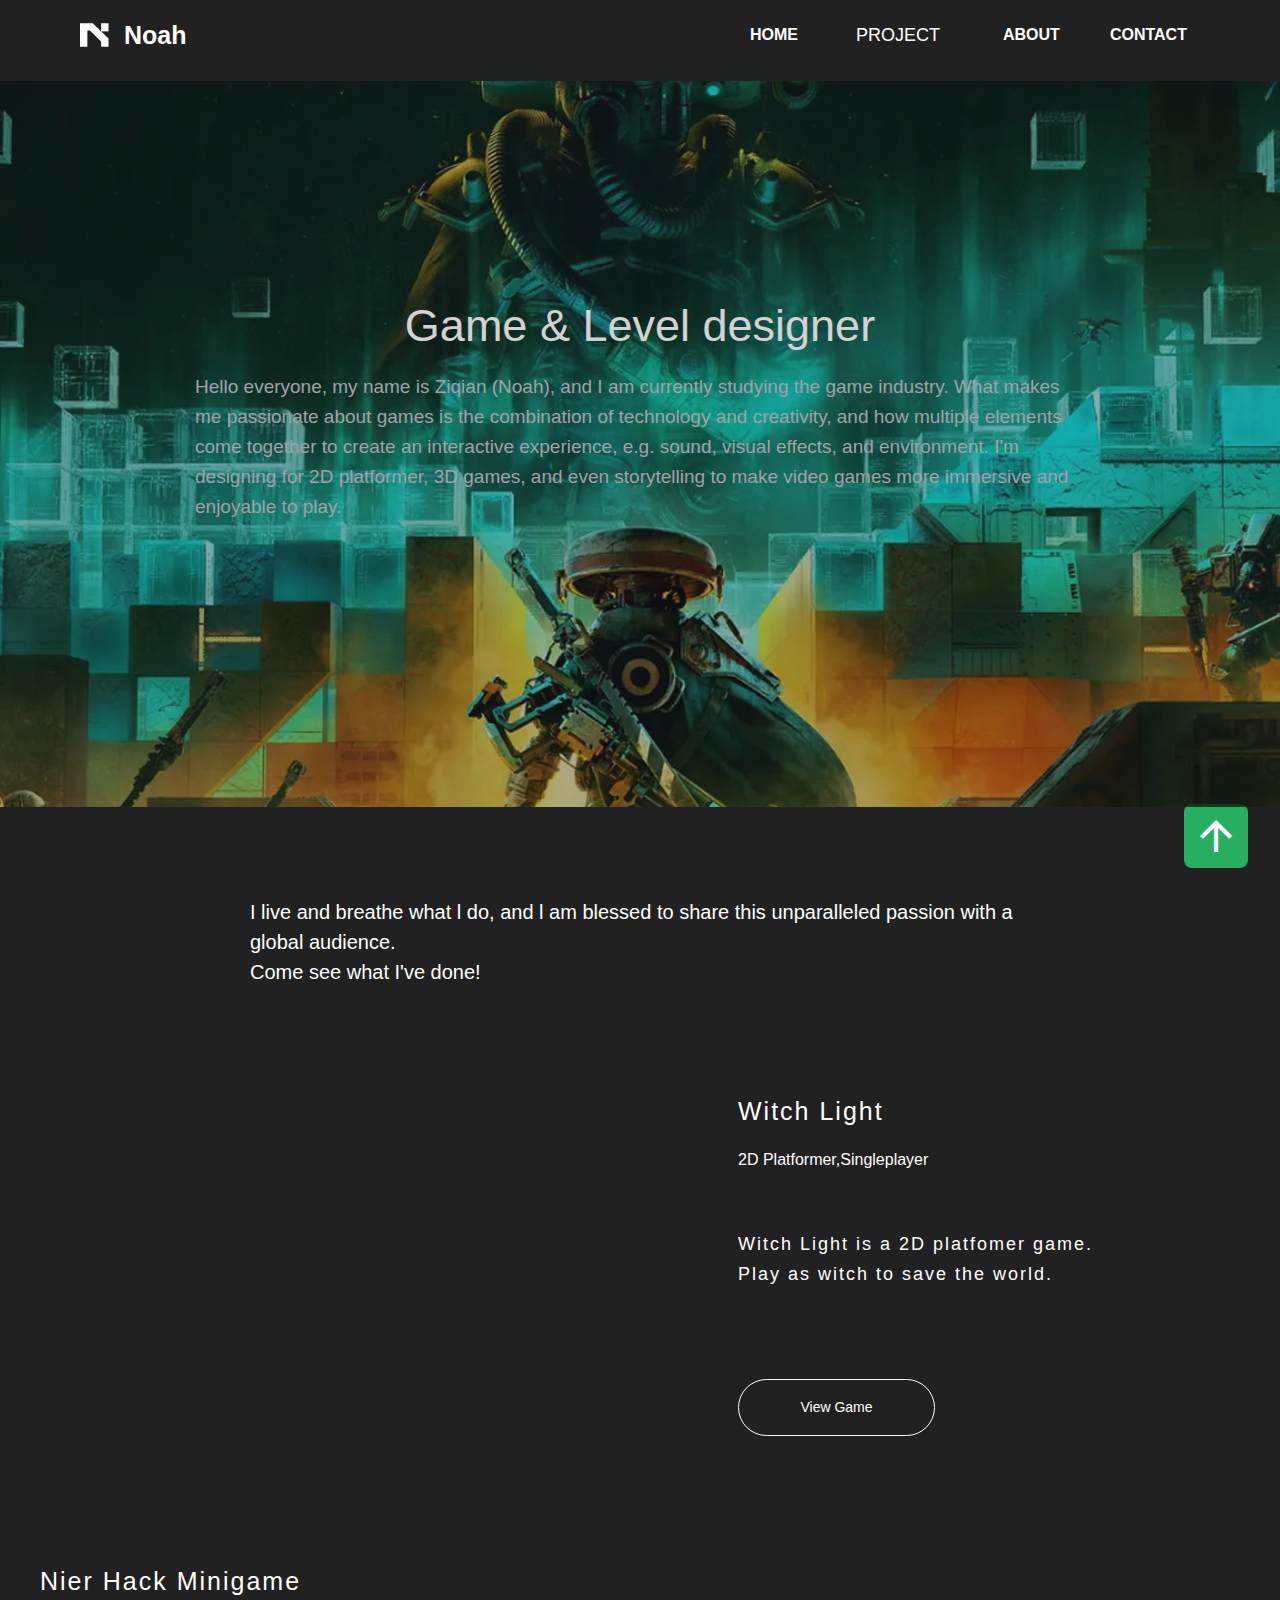
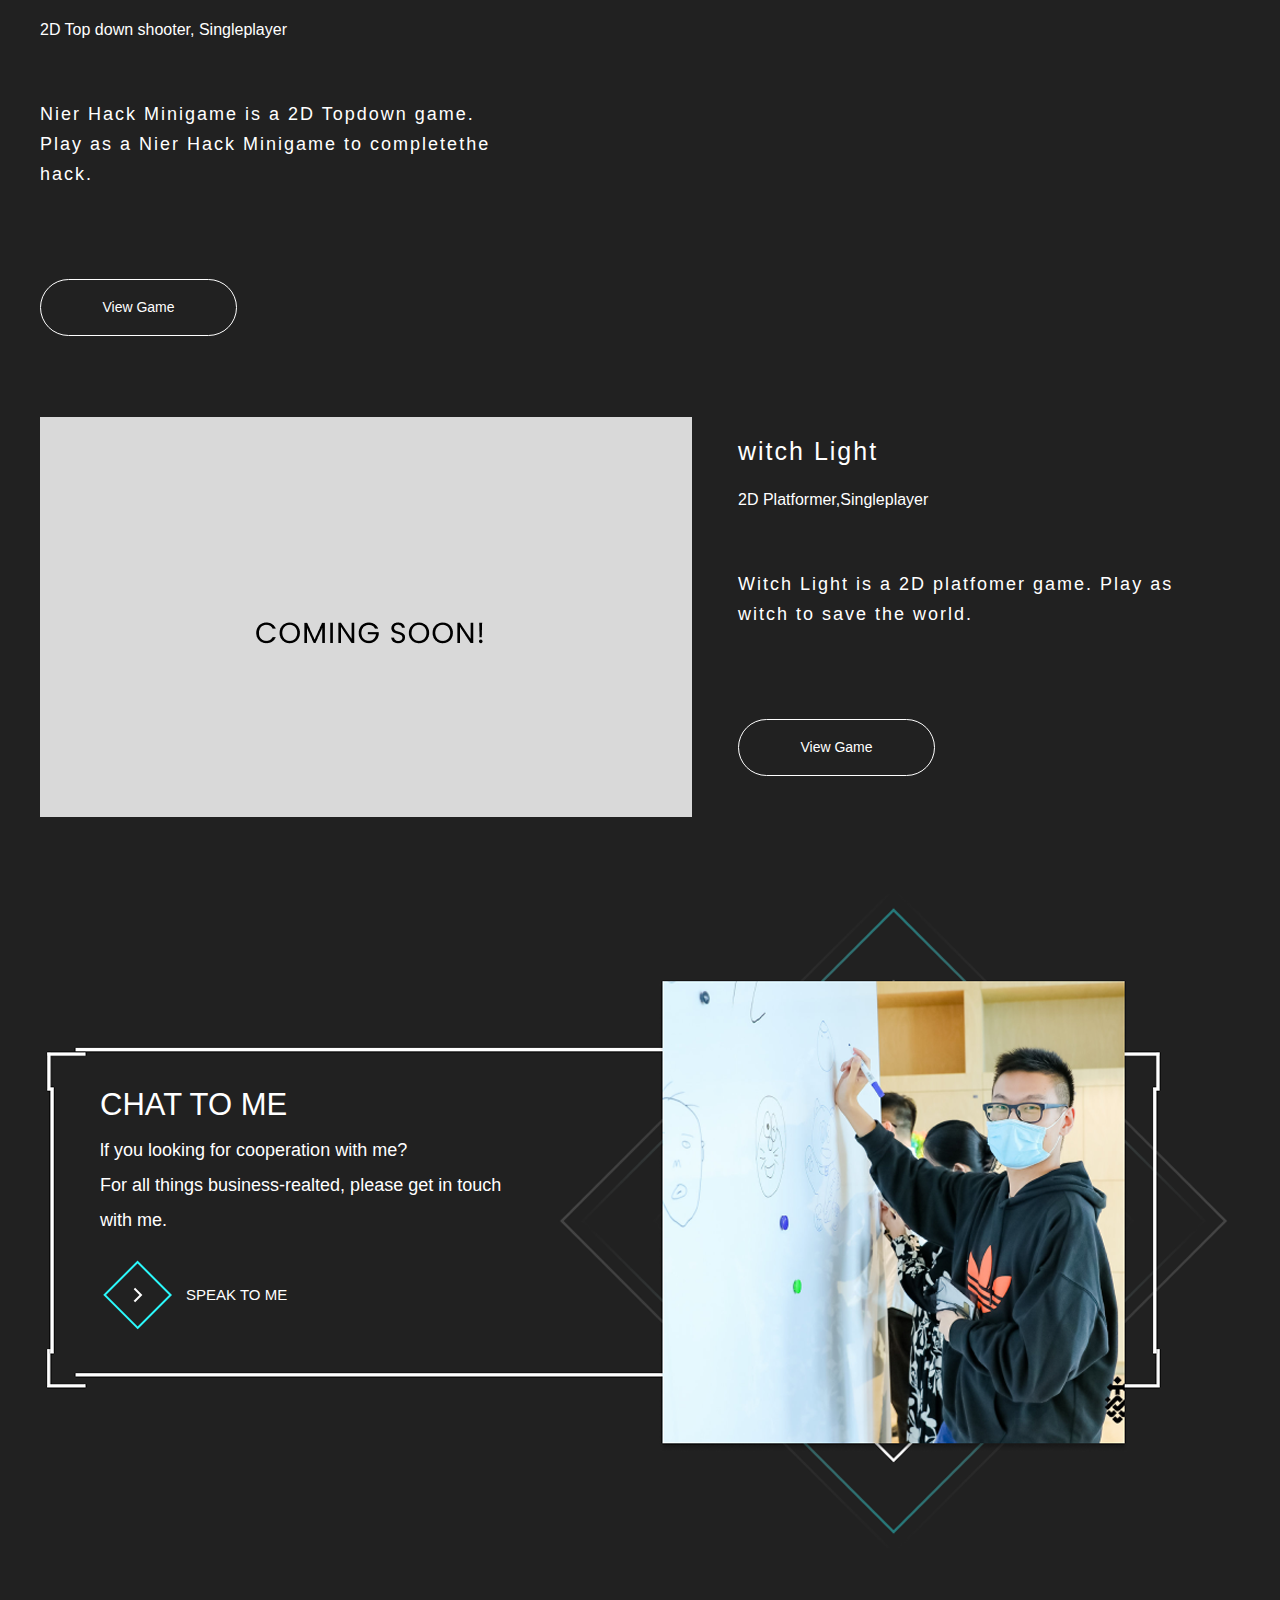
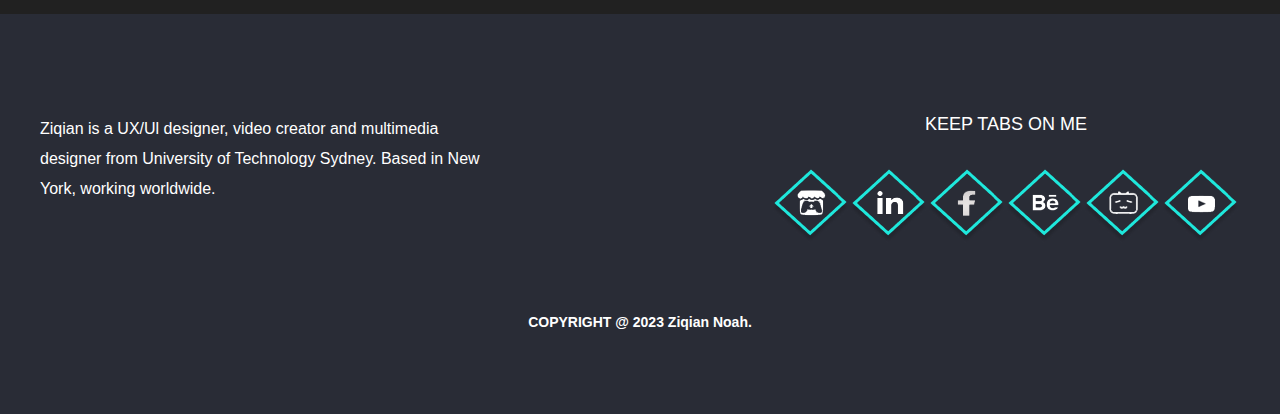
<file: Game.html>
<!doctype html>
<html>
<head>
<meta charset="utf-8">
<title>Game Home</title>
<link href="css/css.css" rel="stylesheet" type="text/css">
<link href="https://fonts.googleapis.com/icon?family=Material+Icons"rel="stylesheet">
<script type="text/javascript">
function MM_swapImgRestore() { //v3.0
  var i,x,a=document.MM_sr; for(i=0;a&&i<a.length&&(x=a[i])&&x.oSrc;i++) x.src=x.oSrc;
}
function MM_preloadImages() { //v3.0
  var d=document; if(d.images){ if(!d.MM_p) d.MM_p=new Array();
    var i,j=d.MM_p.length,a=MM_preloadImages.arguments; for(i=0; i<a.length; i++)
    if (a[i].indexOf("#")!=0){ d.MM_p[j]=new Image; d.MM_p[j++].src=a[i];}}
}

function MM_findObj(n, d) { //v4.01
  var p,i,x;  if(!d) d=document; if((p=n.indexOf("?"))>0&&parent.frames.length) {
    d=parent.frames[n.substring(p+1)].document; n=n.substring(0,p);}
  if(!(x=d[n])&&d.all) x=d.all[n]; for (i=0;!x&&i<d.forms.length;i++) x=d.forms[i][n];
  for(i=0;!x&&d.layers&&i<d.layers.length;i++) x=MM_findObj(n,d.layers[i].document);
  if(!x && d.getElementById) x=d.getElementById(n); return x;
}

function MM_swapImage() { //v3.0
  var i,j=0,x,a=MM_swapImage.arguments; document.MM_sr=new Array; for(i=0;i<(a.length-2);i+=3)
   if ((x=MM_findObj(a[i]))!=null){document.MM_sr[j++]=x; if(!x.oSrc) x.oSrc=x.src; x.src=a[i+2];}
}
</script>
</head>

<body onLoad="MM_preloadImages('images/7_1.png','images/8_1.png','images/9_1.png','images/10_1.png','images/11_1.png','images/12_1.png')">
    <section>
        <!-- BACK TO TOP BUTTON -->
        <a href="#" class="back-to-top">
            <span class="material-icons">arrow_upward</span>
        </a>
    </section>
<header>
	<div class="head_c">
    	<div class="logo"><img src="images/1.png" alt=""/><p>Noah</p></div>
         <nav>
        	<ul>
            <li><a href="index.html">HOME</a></li>
            <div class="dropdown">
  				<a href="#"><div class="dropbtn">PROJECT</div></a>
  				<div class="dropdown-content">
    				<a href="UI.html" target="_blank">UX/UI</a>
    				<a href="video.html">VIDEO</a>
                    <a href="Game.html">GAME</a>
                    <a href="animation.html">ANIMATION</a>
                    <a href="Other.html">OTHER</a>
  				</div>
			</div>
            <li><a href="about.html">ABOUT</a></li>
           
            <li><a href="contact.html">CONTACT</a></li>
            </ul>
        </nav>
    </div>
</header>

<div class="banner3">
<span>Game & Level designer</span>
<p>Hello everyone, my name is Ziqian (Noah), and I am currently studying the game industry. What makes me passionate about games is the combination of technology and creativity, and how multiple elements come together to create an interactive experience, e.g. sound, visual effects, and environment. I'm designing for 2D platformer, 3D games, and even storytelling to make video games more immersive and enjoyable to play.</p>
</div>

<div class="live">
	<p>I live and breathe what l do, and l am blessed to share this unparalleled passion with a global audience.</p>
    <p>Come see what I've done!</p>
</div>

<div class="witch">
	<div class="witch_left">
<iframe width="653" height="400" src="https://www.youtube.com/embed/7IOGoOHoRlg" title="YouTube video player" frameborder="0" allow="accelerometer; autoplay; clipboard-write; encrypted-media; gyroscope; picture-in-picture; web-share" allowfullscreen></iframe>    </div>
	<div class="witch_right">
    	<span>Witch Light</span>
        <o>2D Platformer,Singleplayer</o>
        <p>Witch Light is a 2D platfomer game.</p>
<p>Play as witch to save the world.</p>
        <a href="game2.html"><div class="view">View Game</div></a>
    </div>
</div>

<div class="nier">
	<div class="nier_left">
    	<span>Nier Hack Minigame</span>
        <o>2D Top down shooter, Singleplayer</o>
        <p>Nier Hack Minigame is a 2D Topdown game. Play as a Nier Hack Minigame to completethe hack.</p>
        <a href="game1.html"><div class="view">View Game</div></a>
    </div>
	<div class="nier_right">
    	<iframe width="653" height="400" src="https://www.youtube.com/embed/rOJwSKLY2cA" title="YouTube video player" frameborder="0" allow="accelerometer; autoplay; clipboard-write; encrypted-media; gyroscope; picture-in-picture; web-share" allowfullscreen></iframe>
    </div>
</div>

<div class="witch">
	<div class="witch_left"><img src="images/22.png" alt=""/></div>
	<div class="witch_right">
    	<span>witch Light</span>
        <o>2D Platformer,Singleplayer</o>
        <p>Witch Light is a 2D platfomer game.
Play as witch to save the world.</p>
        <div class="view">View Game</div>
    </div>
</div>

<div class="chat">
	<span>CHAT TO ME</span>
    <p>lf you looking for cooperation with me?<br>
For all things business-realted, please get in touch with me.</p>
    <div class="speak"><img src="images/17.png" alt=""/><a href="contact.html"><o>SPEAK TO ME</o></div></a>

</div>










<footer>
	<div class="foot_c">
    	<div class="foot_top">
        	<div class="foot_top_left">Ziqian is a UX/Ul designer, video creator and multimedia
designer from University of Technology Sydney. Based in
New York, working worldwide.</div>
            <div class="foot_top_right">
            	<p>KEEP TABS ON ME</p>
                
                <div class="bianse1"><a href="https://ziqian-noah.itch.io" target="_blank" onMouseOut="MM_swapImgRestore()" onMouseOver="MM_swapImage('1','','images/7_1.png',1)"><img src="images/7.png" width="29" height="26" id="1"></a></div>
                <div class="bianse2"><a href="https://www.linkedin.com/in/ziqian-zhang-a9701b194/" target="_blank" onMouseOut="MM_swapImgRestore()" onMouseOver="MM_swapImage('2','','images/8_1.png',1)"><img src="images/8.png" width="29" height="26" id="2"></a></div>
                <div class="bianse3"><a href="https://www.facebook.com/profile.php?id=100024909460407&sk=about_details" target="_blank" onMouseOut="MM_swapImgRestore()" onMouseOver="MM_swapImage('3','','images/9_1.png',1)"><img src="images/9.png" width="29" height="31" id="3"></a></div>
                <div class="bianse4"><a href="https://www.behance.net/zhangziqian/projects" target="_blank" onMouseOut="MM_swapImgRestore()" onMouseOver="MM_swapImage('4','','images/10_1.png',1)"><img src="images/10.png" width="29" height="26" id="4"></a></div>
                <div class="bianse5"><a href="https://space.bilibili.com/533470708" target="_blank" onMouseOut="MM_swapImgRestore()" onMouseOver="MM_swapImage('5','','images/11_1.png',1)"><img src="images/11.png" width="29" height="26" id="5"></a></div>
                <div class="bianse6"><a href="https://www.youtube.com/channel/UCq76bDlOixsAVKYQL2zb1sg" target="_blank" onMouseOut="MM_swapImgRestore()" onMouseOver="MM_swapImage('6','','images/12_1.png',1)"><img src="images/12.png" width="29" height="26" id="6"></a></div>
                
          </div>
        </div>
        <div class="foot_bottom">COPYRIGHT @ 2023 Ziqian Noah.</div>
    </div>
</footer>

</body>
</html>
</file>
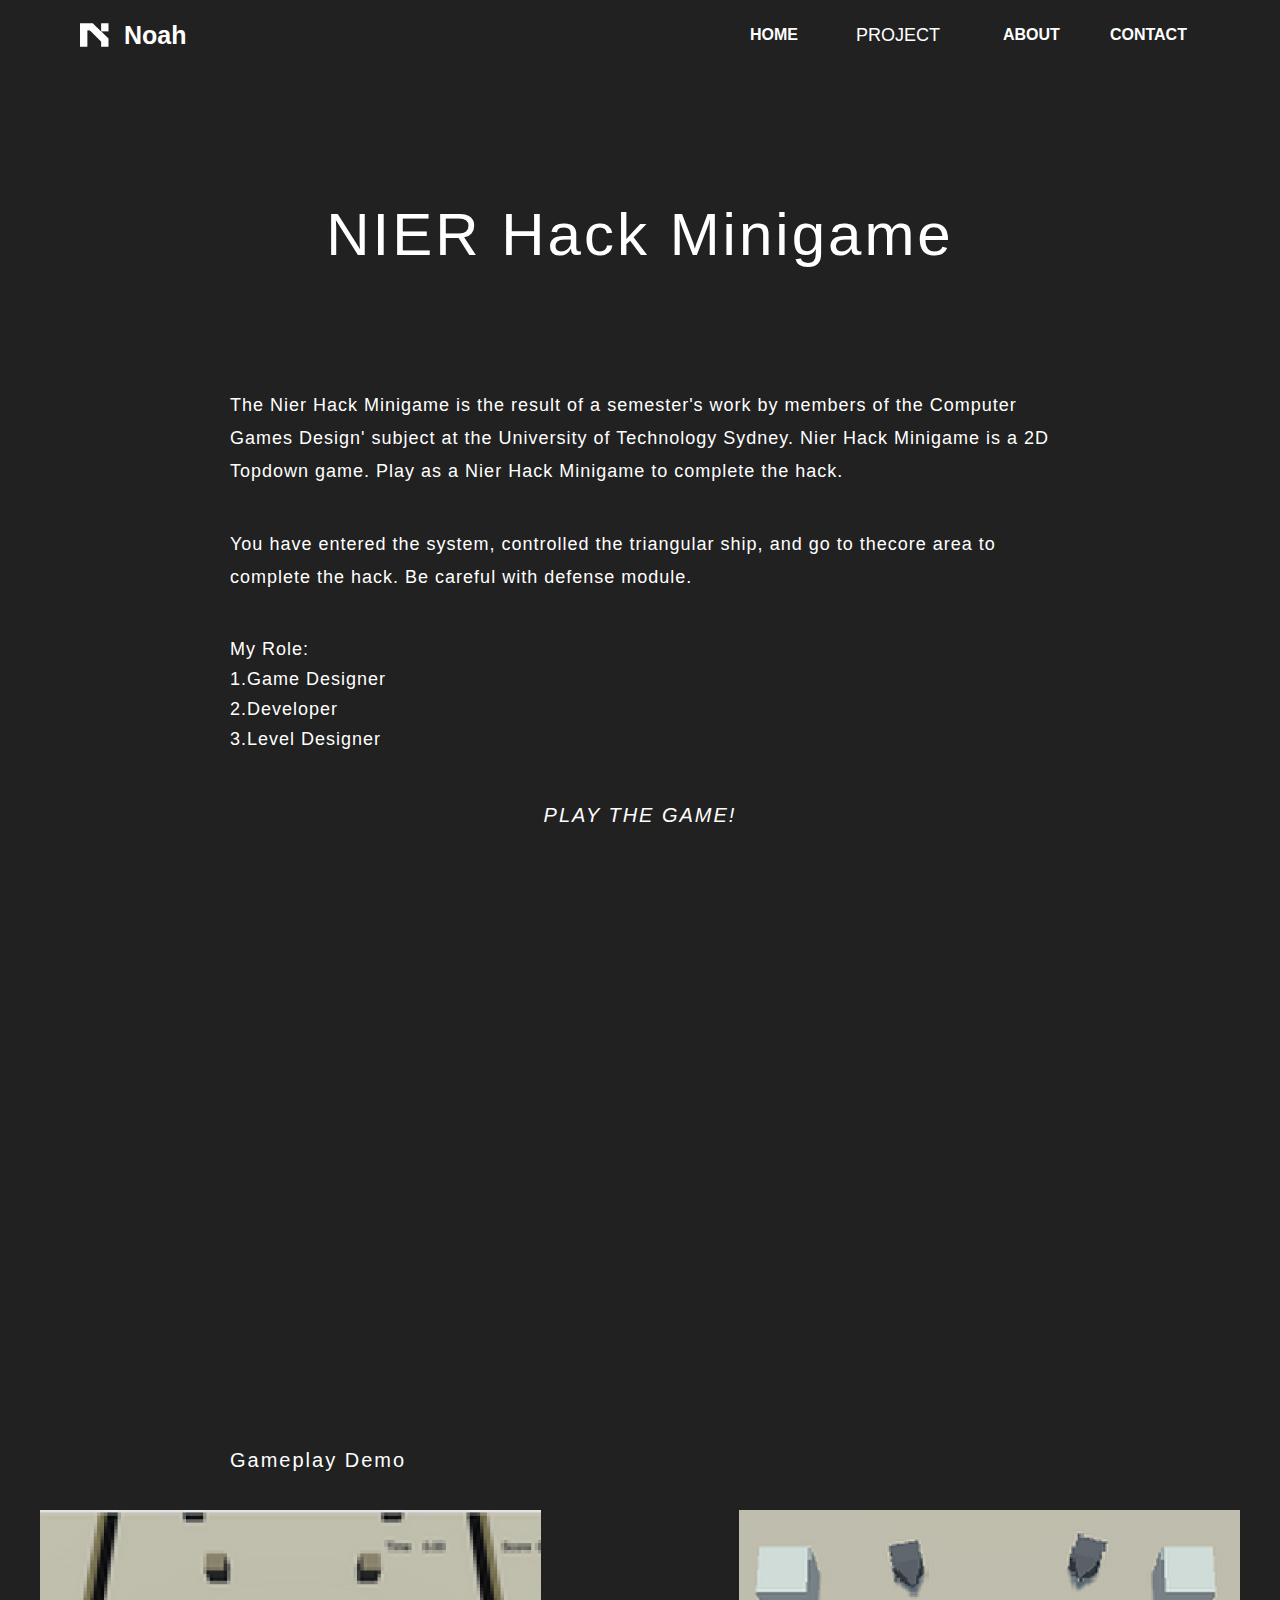
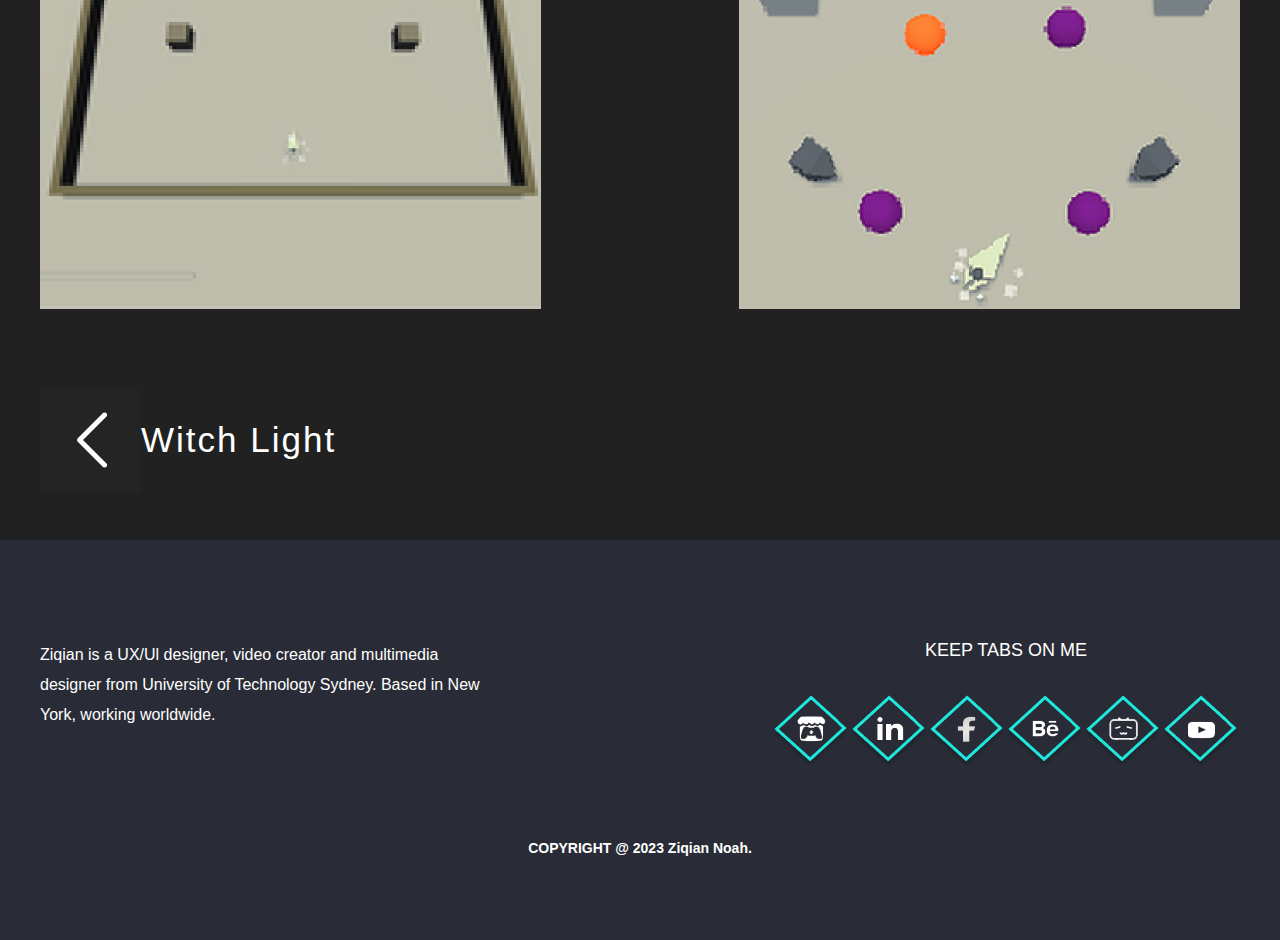
<file: game1.html>
<!doctype html>
<html>
<head>
<meta charset="utf-8">
<title>game1</title>
<link href="css/css.css" rel="stylesheet" type="text/css">
<script type="text/javascript">
function MM_swapImgRestore() { //v3.0
  var i,x,a=document.MM_sr; for(i=0;a&&i<a.length&&(x=a[i])&&x.oSrc;i++) x.src=x.oSrc;
}
function MM_preloadImages() { //v3.0
  var d=document; if(d.images){ if(!d.MM_p) d.MM_p=new Array();
    var i,j=d.MM_p.length,a=MM_preloadImages.arguments; for(i=0; i<a.length; i++)
    if (a[i].indexOf("#")!=0){ d.MM_p[j]=new Image; d.MM_p[j++].src=a[i];}}
}

function MM_findObj(n, d) { //v4.01
  var p,i,x;  if(!d) d=document; if((p=n.indexOf("?"))>0&&parent.frames.length) {
    d=parent.frames[n.substring(p+1)].document; n=n.substring(0,p);}
  if(!(x=d[n])&&d.all) x=d.all[n]; for (i=0;!x&&i<d.forms.length;i++) x=d.forms[i][n];
  for(i=0;!x&&d.layers&&i<d.layers.length;i++) x=MM_findObj(n,d.layers[i].document);
  if(!x && d.getElementById) x=d.getElementById(n); return x;
}

function MM_swapImage() { //v3.0
  var i,j=0,x,a=MM_swapImage.arguments; document.MM_sr=new Array; for(i=0;i<(a.length-2);i+=3)
   if ((x=MM_findObj(a[i]))!=null){document.MM_sr[j++]=x; if(!x.oSrc) x.oSrc=x.src; x.src=a[i+2];}
}
</script>
</head>

<body onLoad="MM_preloadImages('images/7_1.png','images/8_1.png','images/9_1.png','images/10_1.png','images/11_1.png','images/12_1.png')">
<header>
	<div class="head_c">
    	<div class="logo"><img src="images/1.png" alt=""/><p>Noah</p></div>
         <nav>
        	<ul>
            <li><a href="index.html">HOME</a></li>
            <div class="dropdown">
  				<a href="#"><div class="dropbtn">PROJECT</div></a>
  				<div class="dropdown-content">
    				<a href="UI.html" target="_blank">UX/UI</a>
    				<a href="video.html">VIDEO</a>
                    <a href="Game.html">GAME</a>
                    <a href="animation.html">ANIMATION</a>
                    <a href="Other.html">OTHER</a>
  				</div>
			</div>
            <li><a href="about.html">ABOUT</a></li>
            
            <li><a href="contact.html">CONTACT</a></li>
            </ul>
        </nav>
    </div>
</header>

<div class="hack">
	<span>NIER Hack Minigame</span>
    <p>The Nier Hack Minigame is the result of a semester's work by members of the Computer Games Design' subject at the University of Technology Sydney. Nier Hack Minigame is a 2D Topdown game. Play as a Nier Hack Minigame to complete the hack.</p>
    <p>You have entered the system, controlled the triangular ship, and go to thecore area to complete the hack. Be careful with defense module.</p>
</div>

<div class="role">
<p>My Role:</p>
<p>1.Game Designer</p>
<p>2.Developer</p>
<p>3.Level Designer</p>
</div>
<div class="game">
	<a href="https://maomi123.itch.io/nier" target="_blank"><span>PLAY THE GAME!</span></a>
    <iframe width="821" height="500" src="https://www.youtube.com/embed/rOJwSKLY2cA" title="YouTube video player" frameborder="0" allow="accelerometer; autoplay; clipboard-write; encrypted-media; gyroscope; picture-in-picture; web-share" allowfullscreen></iframe>
    <p>Gameplay Demo</p>
</div>

<div class="game_list">
	<img src="images/24.png" alt=""/><img src="images/25.png" alt=""/>
</div>

<div class="Witch_Light">
<img src="images/26.png" alt=""/><a href="game2.html"><p>Witch Light</p></a>
</div>

<footer>
	<div class="foot_c">
    	<div class="foot_top">
        	<div class="foot_top_left">Ziqian is a UX/Ul designer, video creator and multimedia
designer from University of Technology Sydney. Based in
New York, working worldwide.</div>
            <div class="foot_top_right">
            	<p>KEEP TABS ON ME</p>
                
                <div class="bianse1"><a href="https://ziqian-noah.itch.io" target="_blank" onMouseOut="MM_swapImgRestore()" onMouseOver="MM_swapImage('1','','images/7_1.png',1)"><img src="images/7.png" width="29" height="26" id="1"></a></div>
                <div class="bianse2"><a href="https://www.linkedin.com/in/ziqian-zhang-a9701b194/" target="_blank" onMouseOut="MM_swapImgRestore()" onMouseOver="MM_swapImage('2','','images/8_1.png',1)"><img src="images/8.png" width="29" height="26" id="2"></a></div>
                <div class="bianse3"><a href="https://www.facebook.com/profile.php?id=100024909460407&sk=about_details" target="_blank" onMouseOut="MM_swapImgRestore()" onMouseOver="MM_swapImage('3','','images/9_1.png',1)"><img src="images/9.png" width="29" height="31" id="3"></a></div>
                <div class="bianse4"><a href="https://www.behance.net/zhangziqian/projects" target="_blank" onMouseOut="MM_swapImgRestore()" onMouseOver="MM_swapImage('4','','images/10_1.png',1)"><img src="images/10.png" width="29" height="26" id="4"></a></div>
                <div class="bianse5"><a href="https://space.bilibili.com/533470708" target="_blank" onMouseOut="MM_swapImgRestore()" onMouseOver="MM_swapImage('5','','images/11_1.png',1)"><img src="images/11.png" width="29" height="26" id="5"></a></div>
                <div class="bianse6"><a href="https://www.youtube.com/channel/UCq76bDlOixsAVKYQL2zb1sg" target="_blank" onMouseOut="MM_swapImgRestore()" onMouseOver="MM_swapImage('6','','images/12_1.png',1)"><img src="images/12.png" width="29" height="26" id="6"></a></div>
                
          </div>
        </div>
        <div class="foot_bottom">COPYRIGHT @ 2023 Ziqian Noah.</div>
    </div>
</footer>

</body>
</html>
</file>
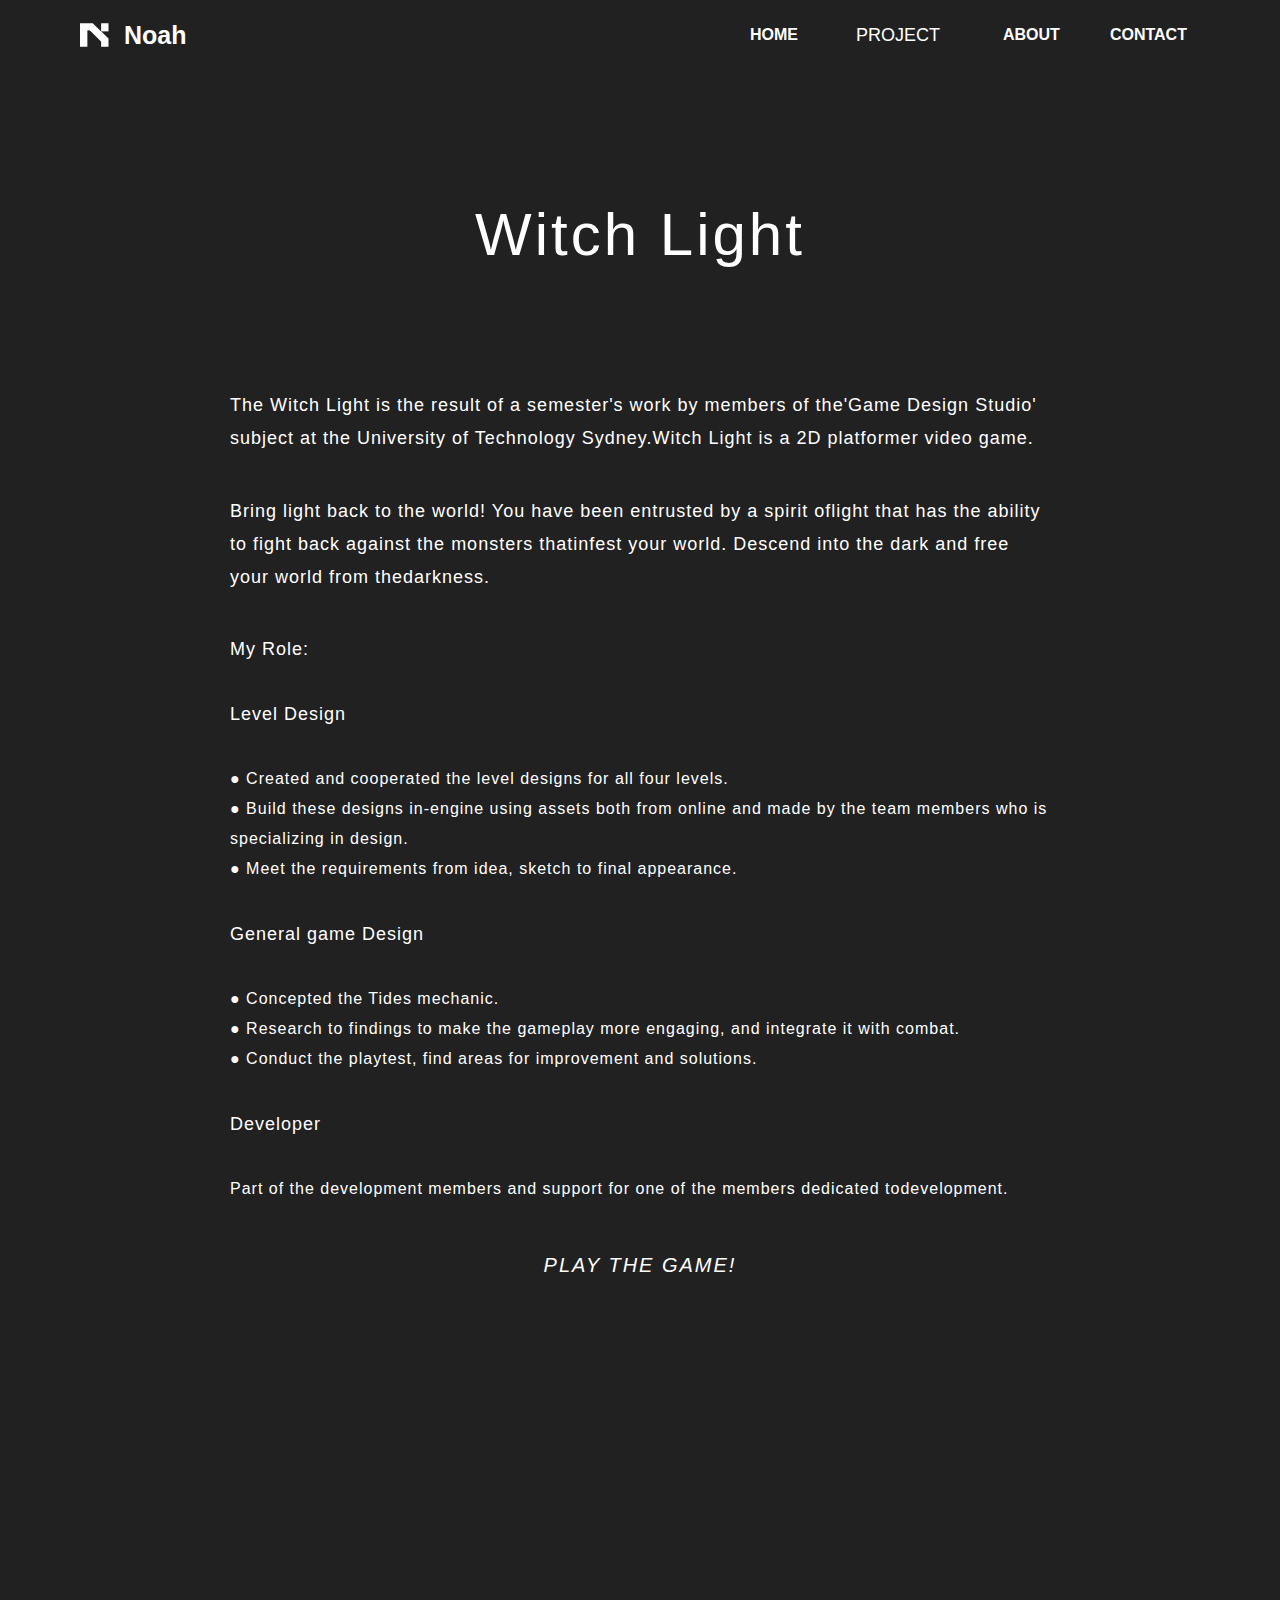
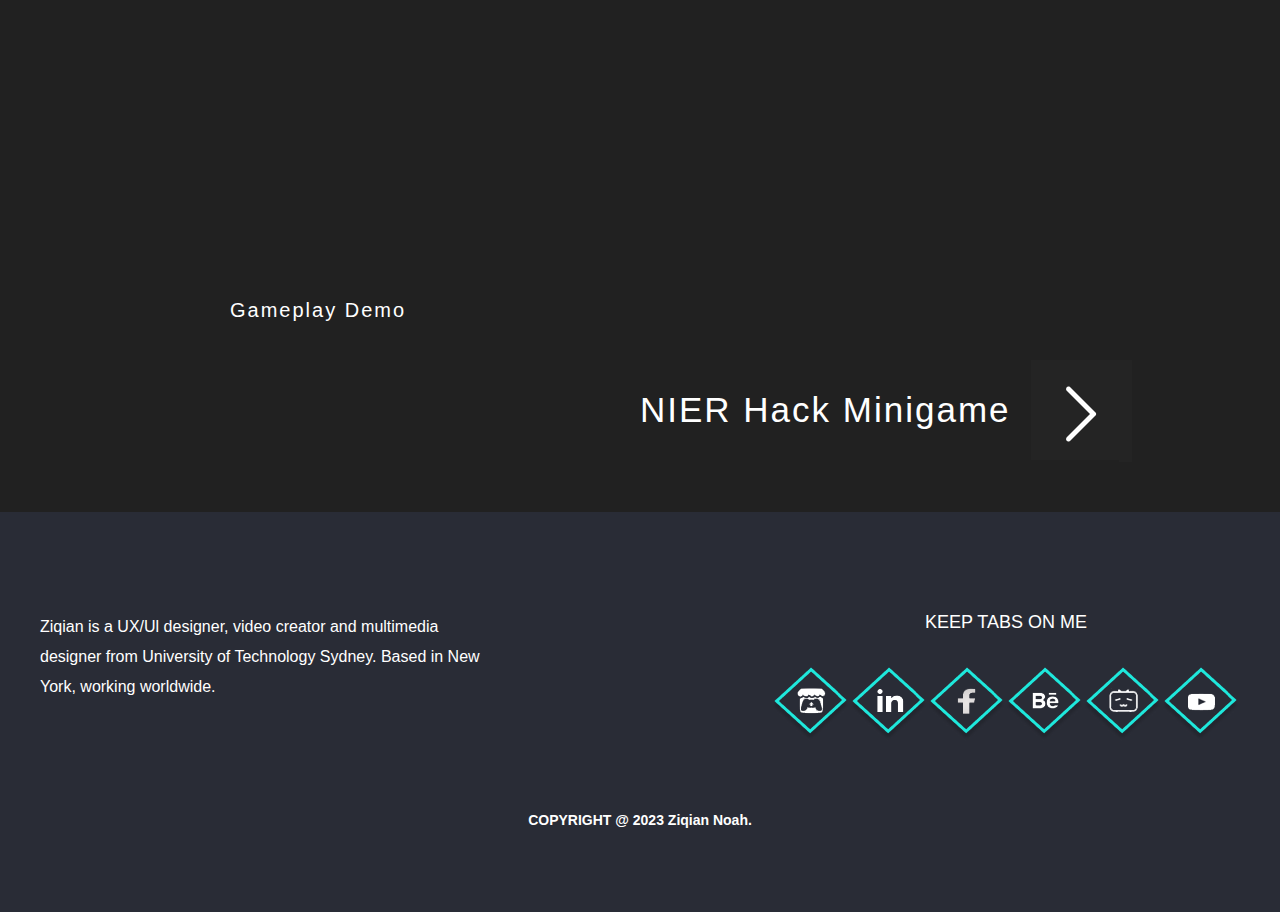
<file: game2.html>
<!doctype html>
<html>
<head>
<meta charset="utf-8">
<title>game2</title>
<link href="css/css.css" rel="stylesheet" type="text/css">
<script type="text/javascript">
function MM_swapImgRestore() { //v3.0
  var i,x,a=document.MM_sr; for(i=0;a&&i<a.length&&(x=a[i])&&x.oSrc;i++) x.src=x.oSrc;
}
function MM_preloadImages() { //v3.0
  var d=document; if(d.images){ if(!d.MM_p) d.MM_p=new Array();
    var i,j=d.MM_p.length,a=MM_preloadImages.arguments; for(i=0; i<a.length; i++)
    if (a[i].indexOf("#")!=0){ d.MM_p[j]=new Image; d.MM_p[j++].src=a[i];}}
}

function MM_findObj(n, d) { //v4.01
  var p,i,x;  if(!d) d=document; if((p=n.indexOf("?"))>0&&parent.frames.length) {
    d=parent.frames[n.substring(p+1)].document; n=n.substring(0,p);}
  if(!(x=d[n])&&d.all) x=d.all[n]; for (i=0;!x&&i<d.forms.length;i++) x=d.forms[i][n];
  for(i=0;!x&&d.layers&&i<d.layers.length;i++) x=MM_findObj(n,d.layers[i].document);
  if(!x && d.getElementById) x=d.getElementById(n); return x;
}

function MM_swapImage() { //v3.0
  var i,j=0,x,a=MM_swapImage.arguments; document.MM_sr=new Array; for(i=0;i<(a.length-2);i+=3)
   if ((x=MM_findObj(a[i]))!=null){document.MM_sr[j++]=x; if(!x.oSrc) x.oSrc=x.src; x.src=a[i+2];}
}
</script>
</head>

<body onLoad="MM_preloadImages('images/7_1.png','images/8_1.png','images/9_1.png','images/10_1.png','images/11_1.png','images/12_1.png')">
<header>
	<div class="head_c">
    	<div class="logo"><img src="images/1.png" alt=""/><p>Noah</p></div>
         <nav>
        	<ul>
            <li><a href="index.html">HOME</a></li>
            <div class="dropdown">
  				<a href="#"><div class="dropbtn">PROJECT</div></a>
  				<div class="dropdown-content">
    				<a href="UI.html" target="_blank">UX/UI</a>
    				<a href="video.html">VIDEO</a>
                    <a href="Game.html">GAME</a>
                    <a href="animation.html">ANIMATION</a>
                    <a href="Other.html">OTHER</a>
  				</div>
			</div>
            <li><a href="about.html">ABOUT</a></li>
            
            <li><a href="contact.html">CONTACT</a></li>
            </ul>
        </nav>
    </div>
</header>

<div class="hack">
	<span>Witch Light</span>
    <p>The Witch Light is the result of a semester's work by members of the'Game Design Studio' subject at the University of Technology Sydney.Witch Light is a 2D platformer video game.</p>
    <p>Bring light back to the world! You have been entrusted by a spirit oflight that has the ability to fight back against the monsters thatinfest your world. Descend into the dark and free your world from thedarkness.</p>
</div>

<div class="role">
<o>My Role:</o>
<span>Level Design</span>
<p style="font-size:16px;">● Created and cooperated the level designs for all four levels.</p>
<p style="font-size:16px;">● Build these designs in-engine using assets both from online and made by the team members who is specializing in design.</p>
<p style="font-size:16px;">● Meet the requirements from idea, sketch to final appearance.</p>
<span>General game Design</span>
<p style="font-size:16px;">● Concepted the Tides mechanic.</p>
<p style="font-size:16px;">● Research to findings to make the gameplay more engaging, and integrate it with combat.</p>
<p style="font-size:16px;">● Conduct the playtest, find areas for improvement and solutions.</p>
<span>Developer</span>
<p style="font-size:16px;">Part of the development members and support for one of the members dedicated todevelopment.</p>
</div>





<div class="game">
	<a href="https://primposhyanonda.itch.io/witch-light-by-running-oranges" target="_blank"><span>PLAY THE GAME!</span></a>
    <iframe width="821" height="500" src="https://www.youtube.com/embed/7IOGoOHoRlg" title="YouTube video player" frameborder="0" allow="accelerometer; autoplay; clipboard-write; encrypted-media; gyroscope; picture-in-picture; web-share" allowfullscreen></iframe>
    <p>Gameplay Demo</p>
</div>

<div class="mini">
	<a href="game1.html"><p>NIER Hack Minigame</p><img src="images/27.png" alt=""/></a>
</div>



<footer>
	<div class="foot_c">
    	<div class="foot_top">
        	<div class="foot_top_left">Ziqian is a UX/Ul designer, video creator and multimedia
designer from University of Technology Sydney. Based in
New York, working worldwide.</div>
            <div class="foot_top_right">
            	<p>KEEP TABS ON ME</p>
                
                <div class="bianse1"><a href="https://ziqian-noah.itch.io" target="_blank" onMouseOut="MM_swapImgRestore()" onMouseOver="MM_swapImage('1','','images/7_1.png',1)"><img src="images/7.png" width="29" height="26" id="1"></a></div>
                <div class="bianse2"><a href="https://www.linkedin.com/in/ziqian-zhang-a9701b194/" target="_blank" onMouseOut="MM_swapImgRestore()" onMouseOver="MM_swapImage('2','','images/8_1.png',1)"><img src="images/8.png" width="29" height="26" id="2"></a></div>
                <div class="bianse3"><a href="https://www.facebook.com/profile.php?id=100024909460407&sk=about_details" target="_blank" onMouseOut="MM_swapImgRestore()" onMouseOver="MM_swapImage('3','','images/9_1.png',1)"><img src="images/9.png" width="29" height="31" id="3"></a></div>
                <div class="bianse4"><a href="https://www.behance.net/zhangziqian/projects" target="_blank" onMouseOut="MM_swapImgRestore()" onMouseOver="MM_swapImage('4','','images/10_1.png',1)"><img src="images/10.png" width="29" height="26" id="4"></a></div>
                <div class="bianse5"><a href="https://space.bilibili.com/533470708" target="_blank" onMouseOut="MM_swapImgRestore()" onMouseOver="MM_swapImage('5','','images/11_1.png',1)"><img src="images/11.png" width="29" height="26" id="5"></a></div>
                <div class="bianse6"><a href="https://www.youtube.com/channel/UCq76bDlOixsAVKYQL2zb1sg" target="_blank" onMouseOut="MM_swapImgRestore()" onMouseOver="MM_swapImage('6','','images/12_1.png',1)"><img src="images/12.png" width="29" height="26" id="6"></a></div>
                
          </div>
        </div>
        <div class="foot_bottom">COPYRIGHT @ 2023 Ziqian Noah.</div>
    </div>
</footer>

</body>
</html>
</file>
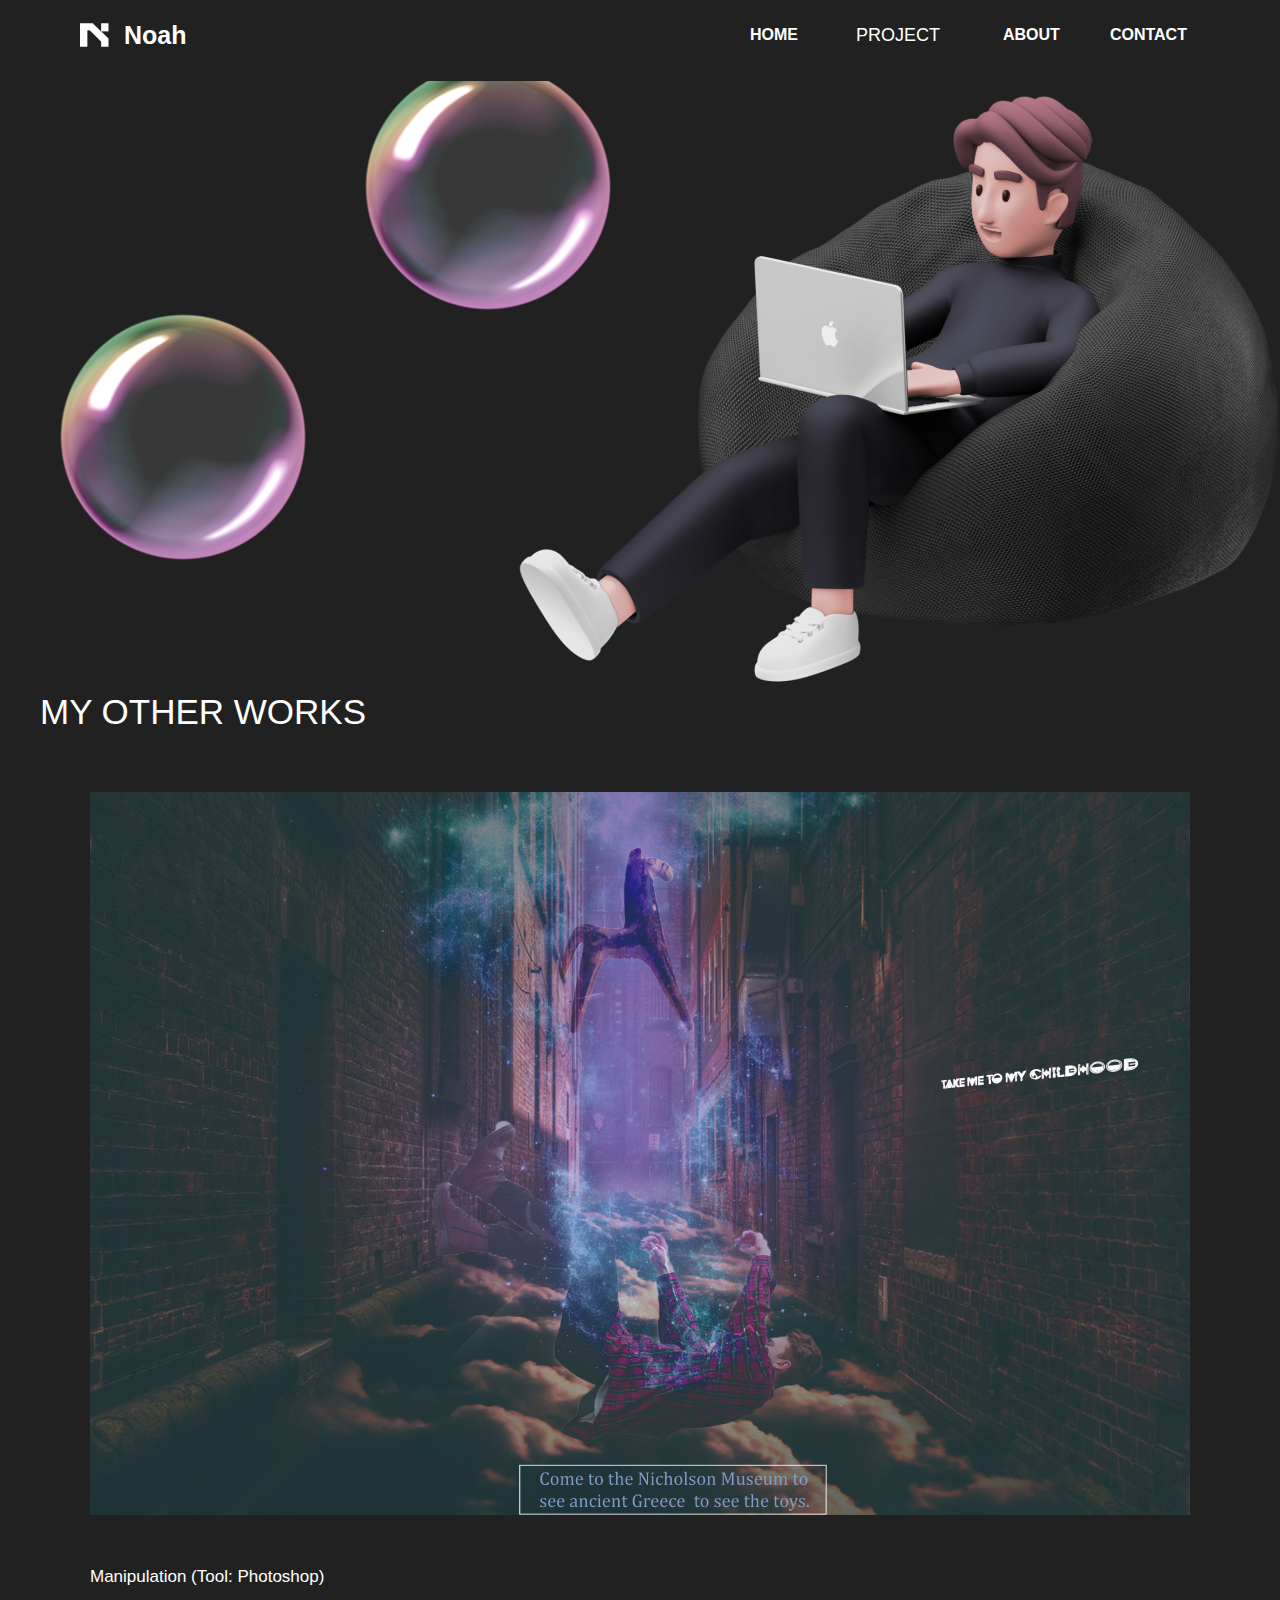
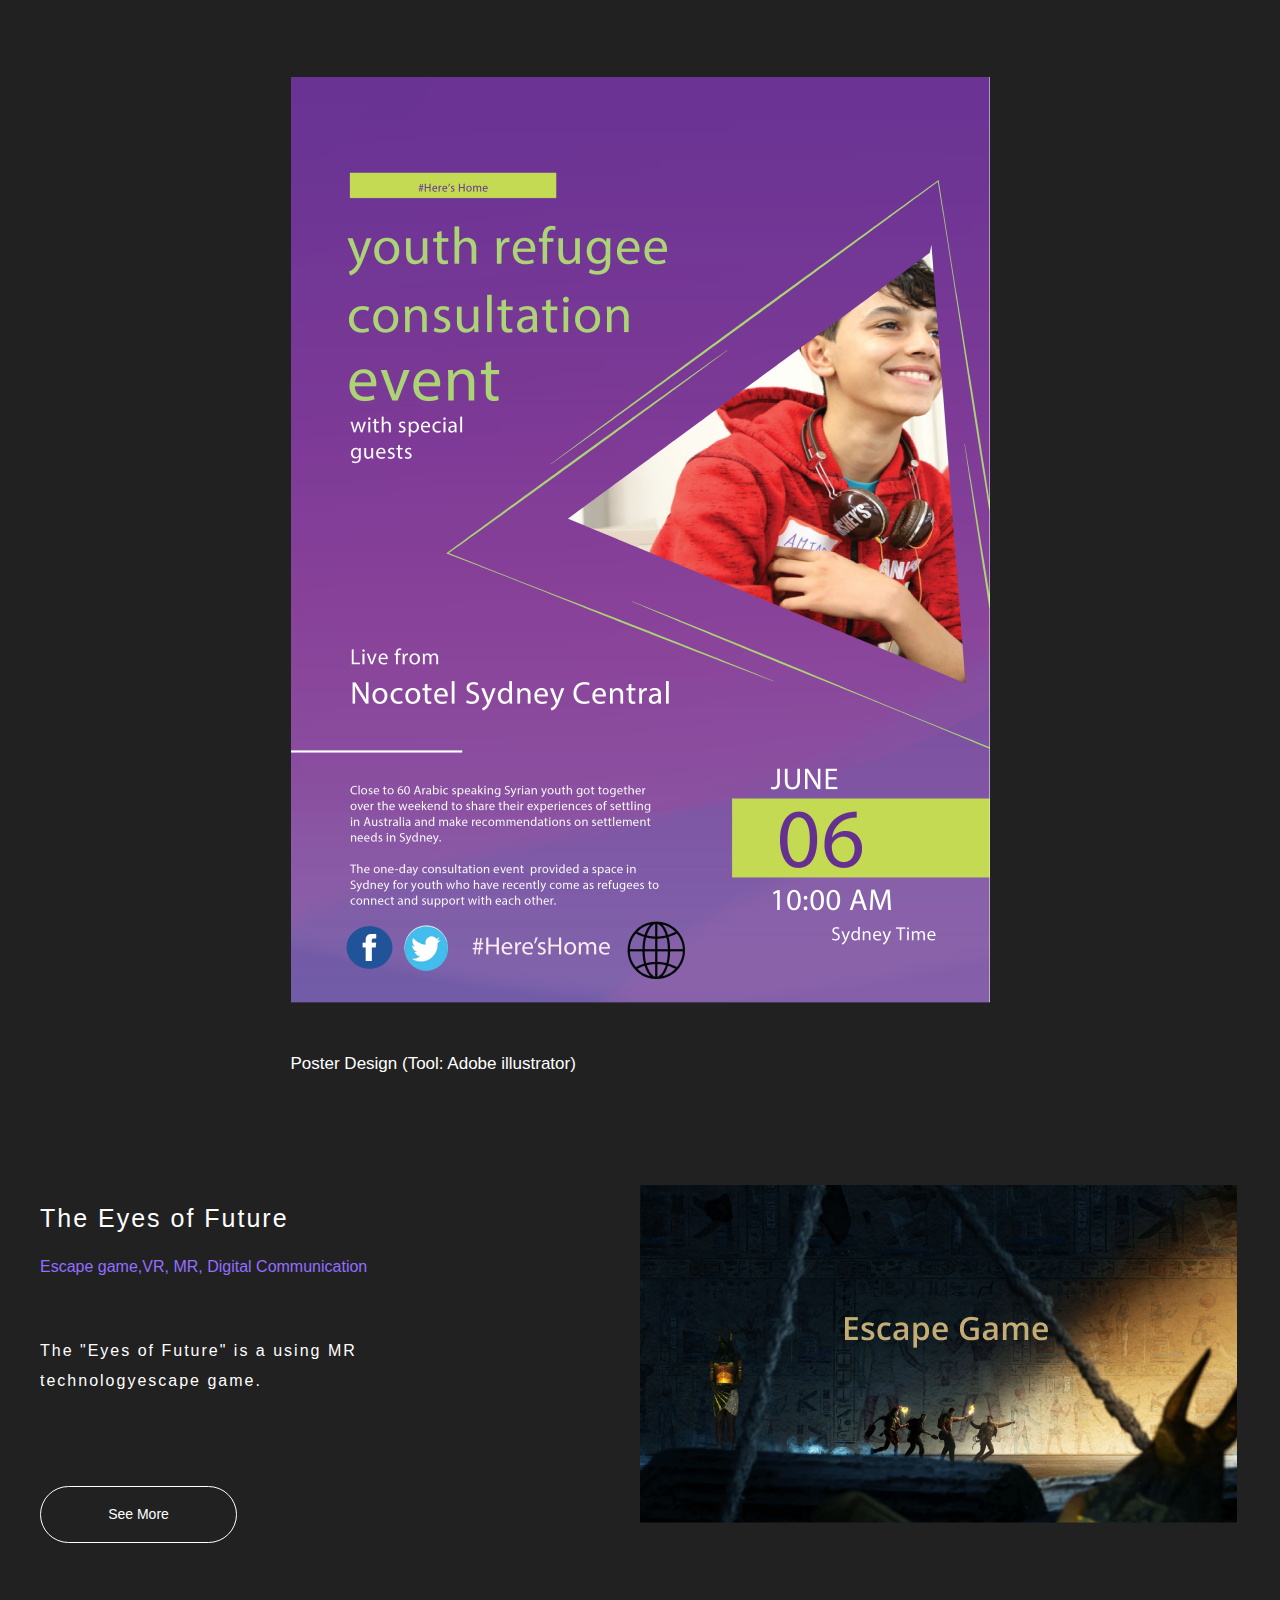
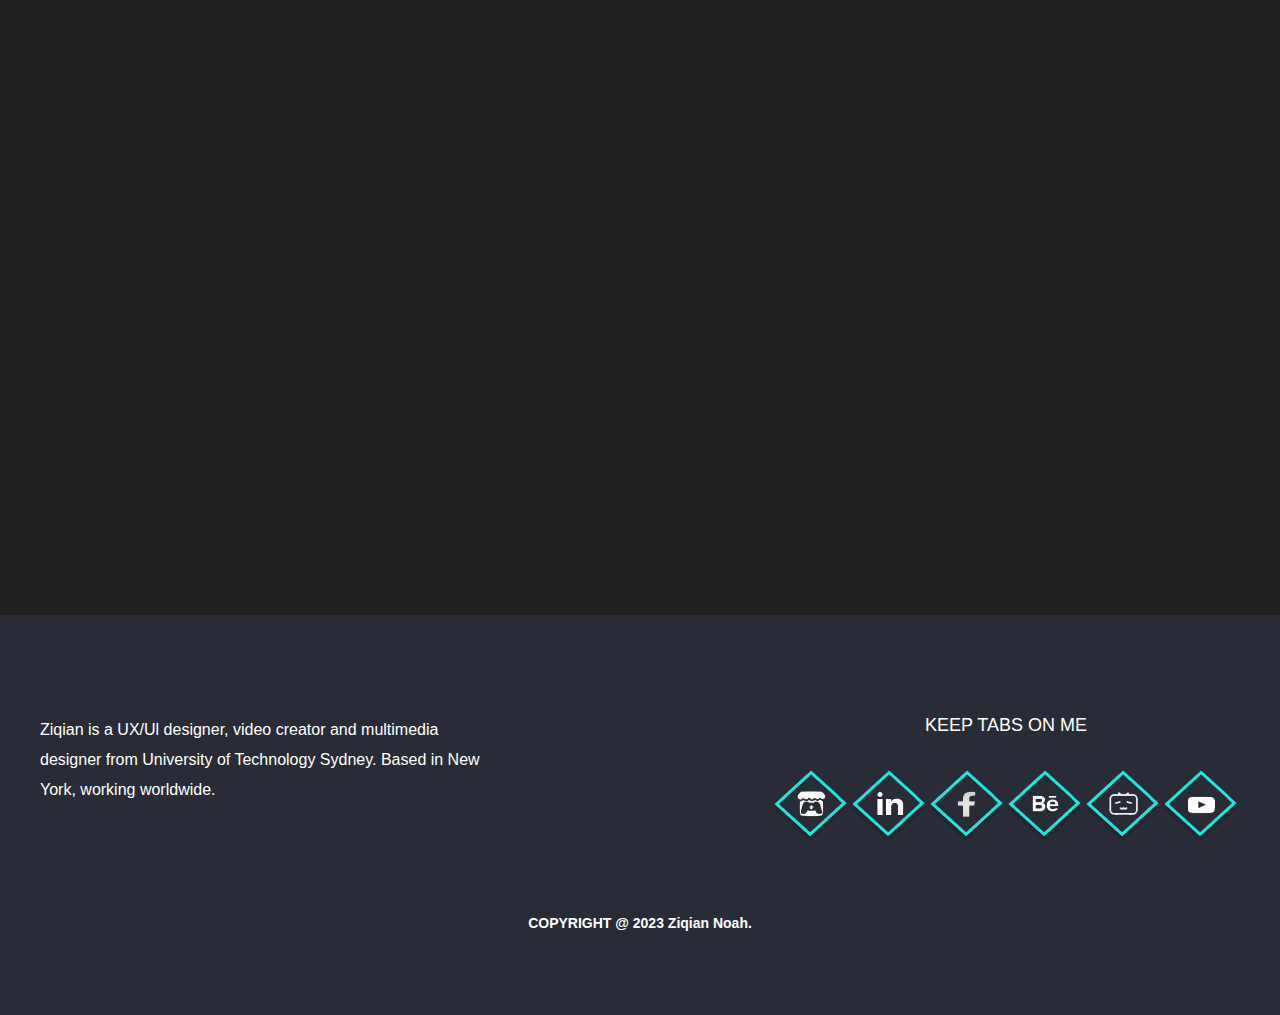
<file: Other.html>
<!doctype html>
<html>
<head>
<meta charset="utf-8">
<title>Other</title>
<link href="css/css.css" rel="stylesheet" type="text/css">
<script type="text/javascript">
function MM_swapImgRestore() { //v3.0
  var i,x,a=document.MM_sr; for(i=0;a&&i<a.length&&(x=a[i])&&x.oSrc;i++) x.src=x.oSrc;
}
function MM_preloadImages() { //v3.0
  var d=document; if(d.images){ if(!d.MM_p) d.MM_p=new Array();
    var i,j=d.MM_p.length,a=MM_preloadImages.arguments; for(i=0; i<a.length; i++)
    if (a[i].indexOf("#")!=0){ d.MM_p[j]=new Image; d.MM_p[j++].src=a[i];}}
}

function MM_findObj(n, d) { //v4.01
  var p,i,x;  if(!d) d=document; if((p=n.indexOf("?"))>0&&parent.frames.length) {
    d=parent.frames[n.substring(p+1)].document; n=n.substring(0,p);}
  if(!(x=d[n])&&d.all) x=d.all[n]; for (i=0;!x&&i<d.forms.length;i++) x=d.forms[i][n];
  for(i=0;!x&&d.layers&&i<d.layers.length;i++) x=MM_findObj(n,d.layers[i].document);
  if(!x && d.getElementById) x=d.getElementById(n); return x;
}

function MM_swapImage() { //v3.0
  var i,j=0,x,a=MM_swapImage.arguments; document.MM_sr=new Array; for(i=0;i<(a.length-2);i+=3)
   if ((x=MM_findObj(a[i]))!=null){document.MM_sr[j++]=x; if(!x.oSrc) x.oSrc=x.src; x.src=a[i+2];}
}
</script>
</head>

<body onLoad="MM_preloadImages('images/7_1.png','images/8_1.png','images/9_1.png','images/10_1.png','images/11_1.png','images/12_1.png')">
<header>
	<div class="head_c">
    	<div class="logo"><img src="images/1.png" alt=""/><p>Noah</p></div>
         <nav>
        	<ul>
            <li><a href="index.html">HOME</a></li>
            <div class="dropdown">
  				<a href="#"><div class="dropbtn">PROJECT</div></a>
  				<div class="dropdown-content">
    				<a href="UI.html" target="_blank">UX/UI</a>
    				<a href="video.html">VIDEO</a>
                    <a href="Game.html">GAME</a>
                    <a href="animation.html">ANIMATION</a>
                    <a href="Other.html">OTHER</a>
  				</div>
			</div>
            <li><a href="about.html">ABOUT</a></li>
            
            <li><a href="contact.html">CONTACT</a></li>
            </ul>
        </nav>
    </div>
</header>

<div class="banner5">
</div>

<div class="other">
	<div class="other_title">MY OTHER WORKS</div>
	<div class="Manipulation">
   		 <img src="images/39.png" alt=""/>
    	<p>Manipulation (Tool: Photoshop)</p>
    </div>
    <div class="poster">
   		 <img src="images/40.png" alt=""/>
    	<p>Poster Design (Tool: Adobe illustrator)</p>
    </div>
</div>


<div class="nier">
	<div class="nier_left">
    	<span>The Eyes of Future</span>
        <o style="color:#936eff;">Escape game,VR, MR, Digital Communication</o>
        <p style="font-size:16px;">The "Eyes of Future" is a using MR technologyescape game.</p>
        <div class="view">See More</div>
    </div>
	<div class="nier_right">
    	<img src="images/41.png" alt=""/>
    </div>
</div>

<div class="last">
<iframe width="816" height="501" src="https://www.youtube.com/embed/29cddfcIjBs" title="YouTube video player" frameborder="0" allow="accelerometer; autoplay; clipboard-write; encrypted-media; gyroscope; picture-in-picture; web-share" allowfullscreen></iframe>
</div>

<footer>
	<div class="foot_c">
    	<div class="foot_top">
        	<div class="foot_top_left">Ziqian is a UX/Ul designer, video creator and multimedia
designer from University of Technology Sydney. Based in
New York, working worldwide.</div>
            <div class="foot_top_right">
            	<p>KEEP TABS ON ME</p>
                
                <div class="bianse1"><a href="https://ziqian-noah.itch.io" target="_blank" onMouseOut="MM_swapImgRestore()" onMouseOver="MM_swapImage('1','','images/7_1.png',1)"><img src="images/7.png" width="29" height="26" id="1"></a></div>
                <div class="bianse2"><a href="https://www.linkedin.com/in/ziqian-zhang-a9701b194/" target="_blank" onMouseOut="MM_swapImgRestore()" onMouseOver="MM_swapImage('2','','images/8_1.png',1)"><img src="images/8.png" width="29" height="26" id="2"></a></div>
                <div class="bianse3"><a href="https://www.facebook.com/profile.php?id=100024909460407&sk=about_details" target="_blank" onMouseOut="MM_swapImgRestore()" onMouseOver="MM_swapImage('3','','images/9_1.png',1)"><img src="images/9.png" width="29" height="31" id="3"></a></div>
                <div class="bianse4"><a href="https://www.behance.net/zhangziqian/projects" target="_blank" onMouseOut="MM_swapImgRestore()" onMouseOver="MM_swapImage('4','','images/10_1.png',1)"><img src="images/10.png" width="29" height="26" id="4"></a></div>
                <div class="bianse5"><a href="https://space.bilibili.com/533470708" target="_blank" onMouseOut="MM_swapImgRestore()" onMouseOver="MM_swapImage('5','','images/11_1.png',1)"><img src="images/11.png" width="29" height="26" id="5"></a></div>
                <div class="bianse6"><a href="https://www.youtube.com/channel/UCq76bDlOixsAVKYQL2zb1sg" target="_blank" onMouseOut="MM_swapImgRestore()" onMouseOver="MM_swapImage('6','','images/12_1.png',1)"><img src="images/12.png" width="29" height="26" id="6"></a></div>
                
          </div>
        </div>
        <div class="foot_bottom">COPYRIGHT @ 2023 Ziqian Noah.</div>
    </div>
</footer>

</body>
</html>
</file>
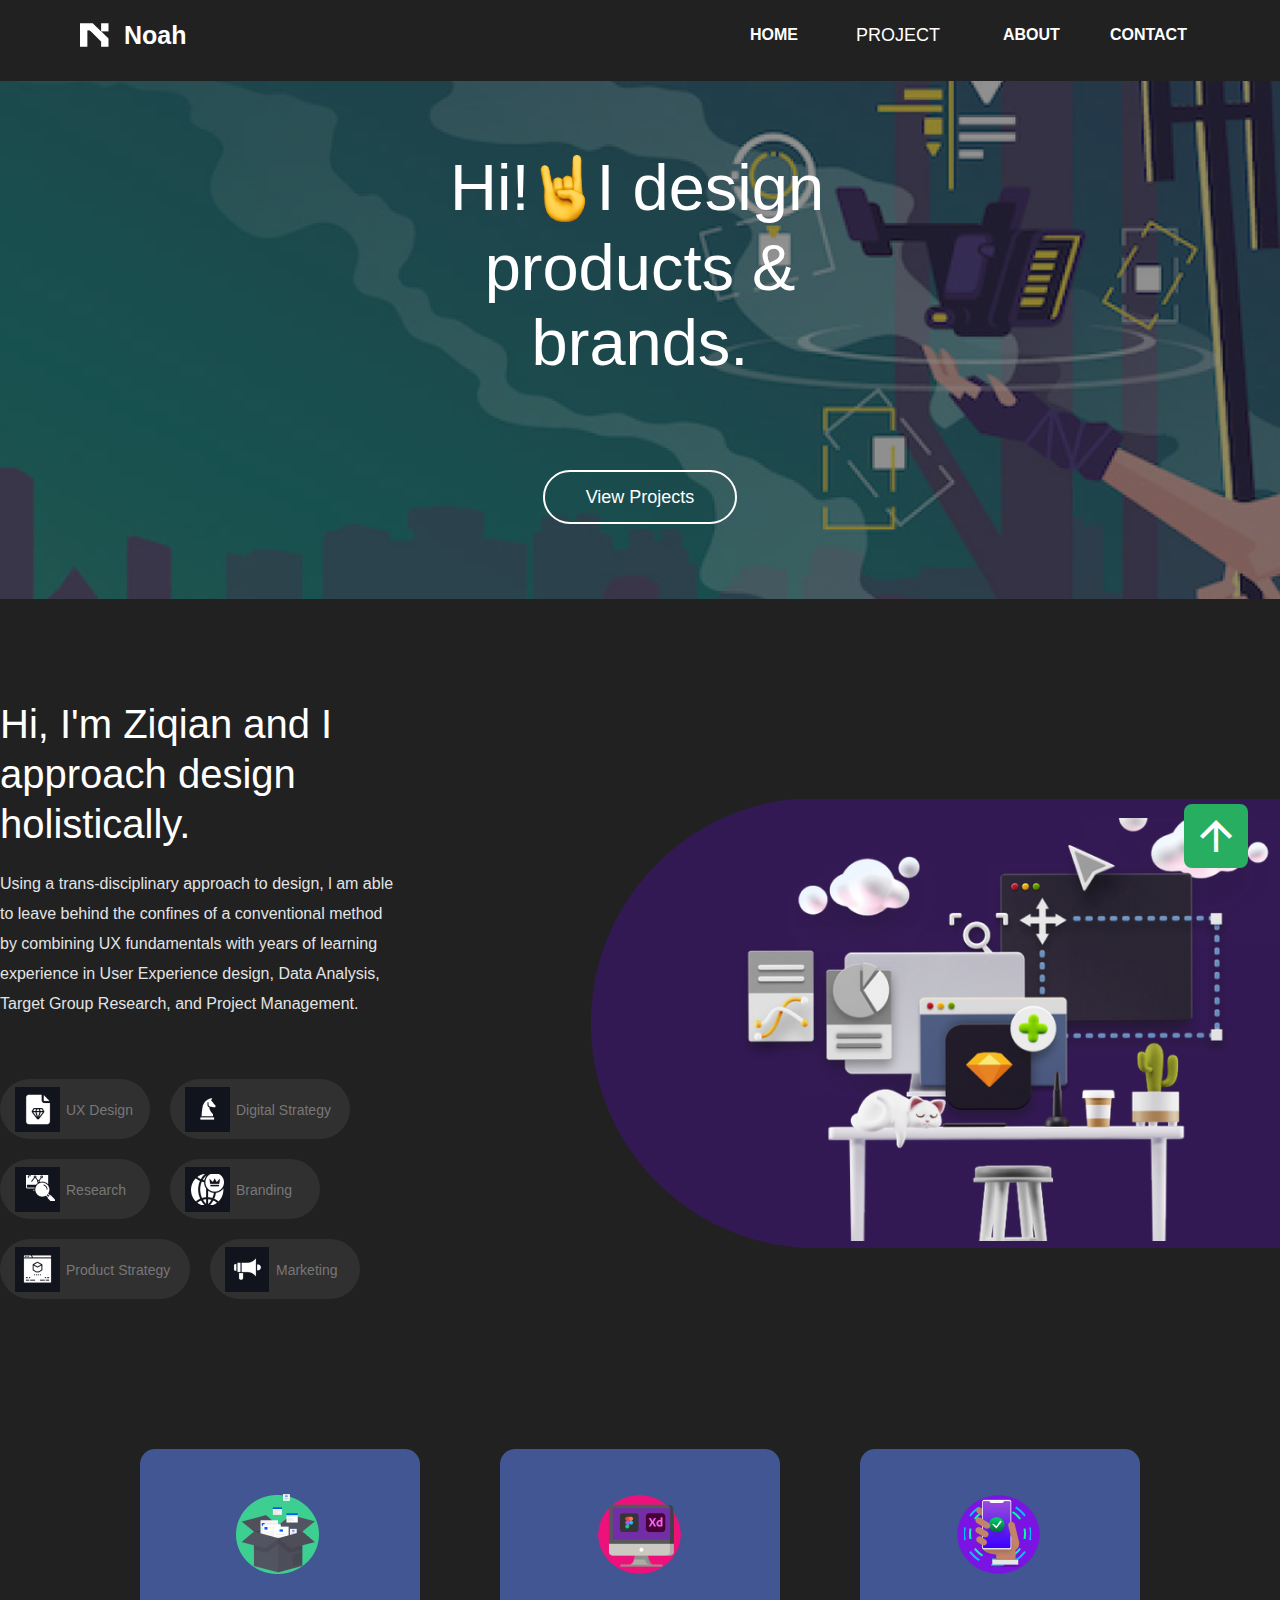
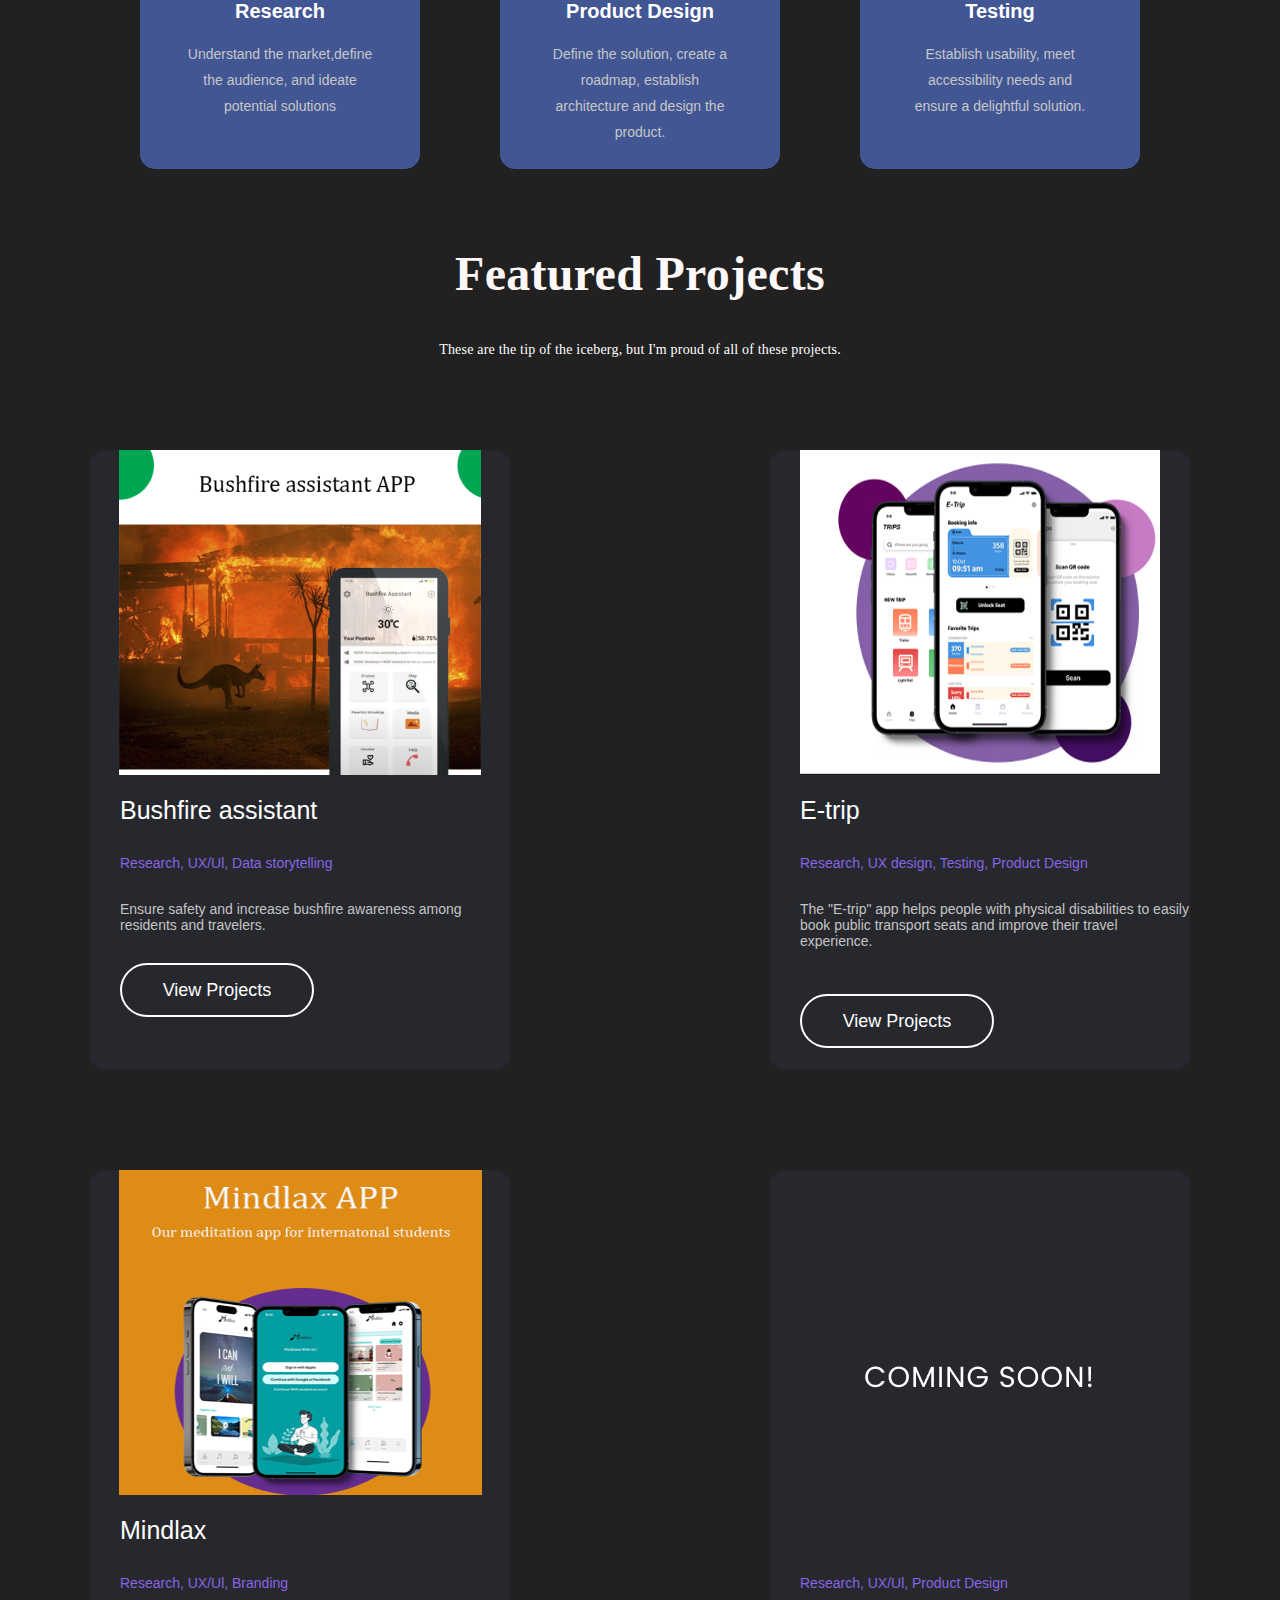
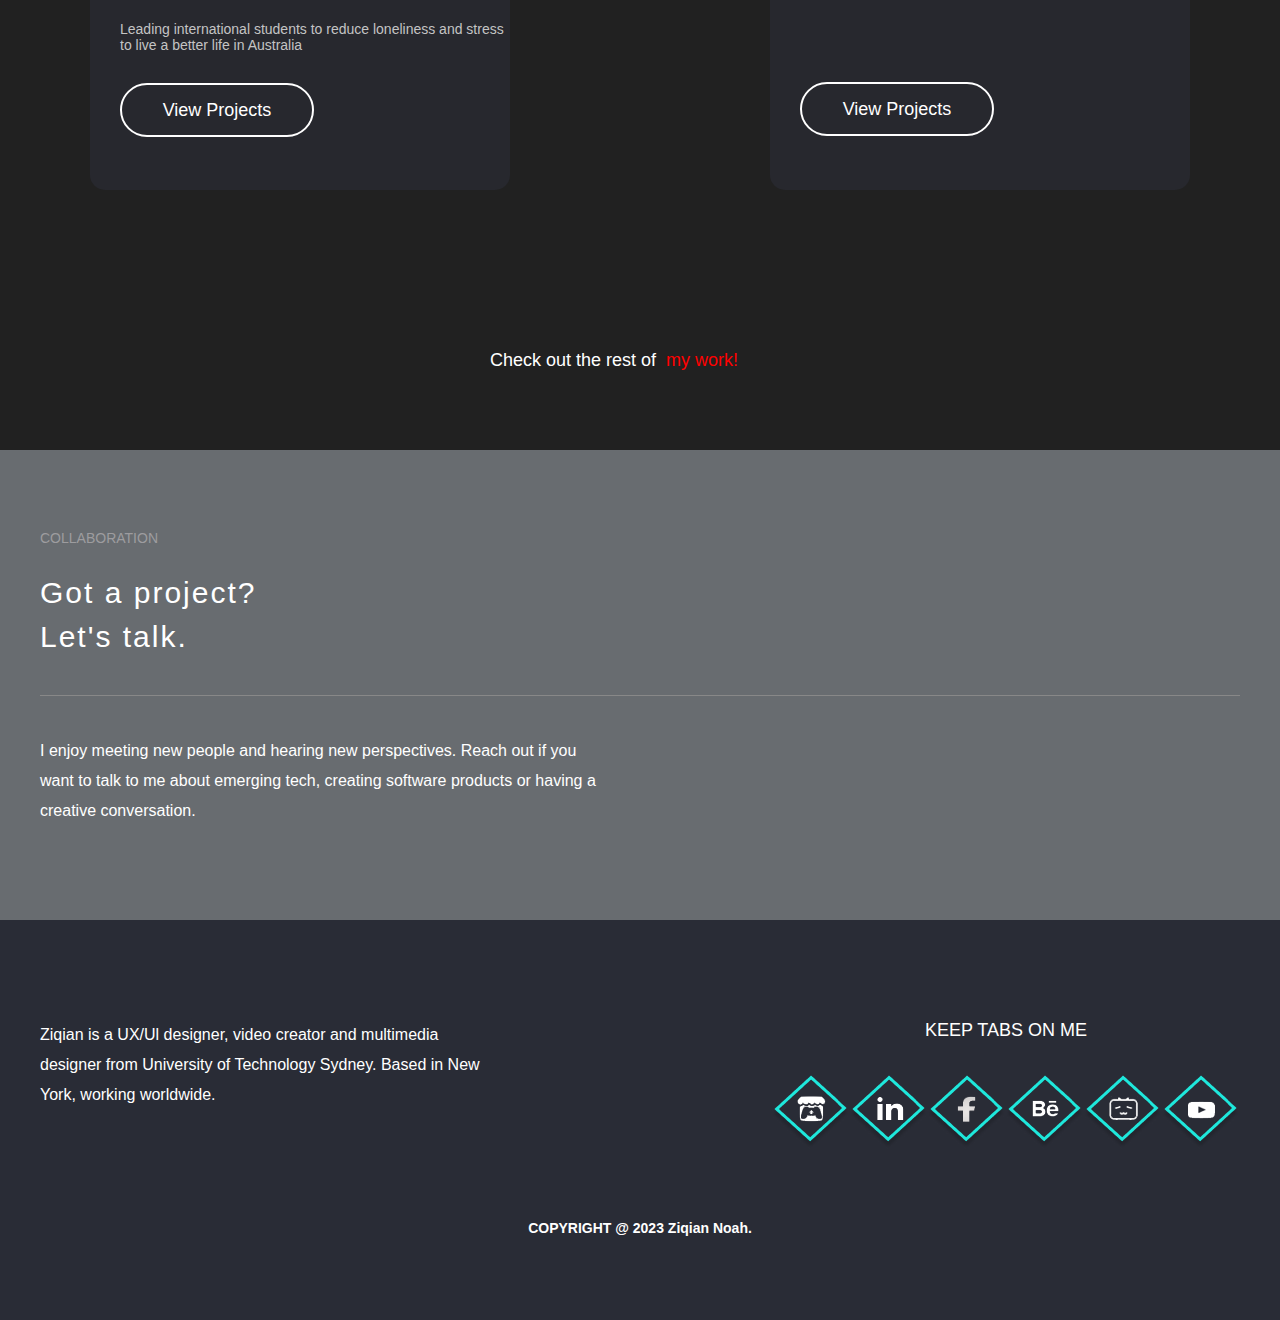
<file: UI.html>
<!doctype html>
<html>
<head>
<meta charset="utf-8">
<title>UI</title>
<link href="css/css.css" rel="stylesheet" type="text/css">
<link href="https://fonts.googleapis.com/icon?family=Material+Icons"rel="stylesheet">
<script type="text/javascript">
function MM_swapImgRestore() { //v3.0
  var i,x,a=document.MM_sr; for(i=0;a&&i<a.length&&(x=a[i])&&x.oSrc;i++) x.src=x.oSrc;
}
function MM_preloadImages() { //v3.0
  var d=document; if(d.images){ if(!d.MM_p) d.MM_p=new Array();
    var i,j=d.MM_p.length,a=MM_preloadImages.arguments; for(i=0; i<a.length; i++)
    if (a[i].indexOf("#")!=0){ d.MM_p[j]=new Image; d.MM_p[j++].src=a[i];}}
}

function MM_findObj(n, d) { //v4.01
  var p,i,x;  if(!d) d=document; if((p=n.indexOf("?"))>0&&parent.frames.length) {
    d=parent.frames[n.substring(p+1)].document; n=n.substring(0,p);}
  if(!(x=d[n])&&d.all) x=d.all[n]; for (i=0;!x&&i<d.forms.length;i++) x=d.forms[i][n];
  for(i=0;!x&&d.layers&&i<d.layers.length;i++) x=MM_findObj(n,d.layers[i].document);
  if(!x && d.getElementById) x=d.getElementById(n); return x;
}

function MM_swapImage() { //v3.0
  var i,j=0,x,a=MM_swapImage.arguments; document.MM_sr=new Array; for(i=0;i<(a.length-2);i+=3)
   if ((x=MM_findObj(a[i]))!=null){document.MM_sr[j++]=x; if(!x.oSrc) x.oSrc=x.src; x.src=a[i+2];}
}
</script>
</head>

<body onLoad="MM_preloadImages('images/7_1.png','images/8_1.png','images/9_1.png','images/10_1.png','images/11_1.png','images/12_1.png')">
    <section>
        <!-- BACK TO TOP BUTTON -->
        <a href="#" class="back-to-top">
            <span class="material-icons">arrow_upward</span>
        </a>
    </section>
<header>
	<div class="head_c">
    	<div class="logo"><img src="images/1.png" alt=""/><p>Noah</p></div>
         <nav>
        	<ul>
            <li><a href="index.html">HOME</a></li>
            <div class="dropdown">
  				<a href="#"><div class="dropbtn">PROJECT</div></a>
  				<div class="dropdown-content">
    				<a href="UI.html" target="_blank">UX/UI</a>
    				<a href="video.html">VIDEO</a>
                    <a href="Game.html">GAME</a>
                    <a href="animation.html">ANIMATION</a>
                    <a href="Other.html">OTHER</a>
  				</div>
			</div>
            <li><a href="about.html">ABOUT</a></li>
            
            <li><a href="contact.html">CONTACT</a></li>
            </ul>
        </nav>
    </div>
</header>

<div class="banner6">
	<div class="banner6_one"><p>Hi!</p><img src="images/58.png" alt=""/><p>I design </p></div>
   
	<span>products &</span>
    <span>brands.</span>
    <div class="pro">View Projects</div>
</div>

<div class="jieshao">
	<div class="jieshao_left">
    	<span>Hi, I'm Ziqian and I approach design holistically.</span>
        <p>Using a trans-disciplinary approach to design, l am able to leave behind the confines of a conventional method by combining UX fundamentals with years of learning experience in User Experience design, Data Analysis, Target Group Research, and Project Management.</p>
        <div class="jieshao_fenlei">
        	<div class="fenlei_one"><img src="images/45.png" alt=""/><p>UX Design</p></div>
            <div class="fenlei_two"><img src="images/46.png" alt=""/><p>Digital Strategy</p></div>
            <div class="fenlei_three"><img src="images/47.png" alt=""/><p>Research</p></div>
            <div class="fenlei_four"><img src="images/48.png" alt=""/><p>Branding</p></div>
            <div class="fenlei_five"><img src="images/49.png" alt=""/><p>Product Strategy</p></div>
            <div class="fenlei_six"><img src="images/50.png" alt=""/><p>Marketing</p></div>
        </div>
    </div>
	<div class="jieshao_right"><img src="images/44.png" alt=""/></div>
</div>


<div class="jieshao_list">
	<ul>
    <li>
    	<img src="images/51.png" alt=""/>
        <span>Research</span>
        <p>Understand the market,define the audience, and ideate potential solutions</p>
    </li>
    <li>
    	<img src="images/52.png" alt=""/>
        <span>Product Design</span>
        <p>Define the solution, create a roadmap,  establish architecture and design the product.</p>
    </li>
    <li>
    	<img src="images/53.png" alt=""/>
        <span>Testing</span>
        <p>Establish usability, meet accessibility needs and ensure a delightful
solution.</p>
    </li>
    </ul>

</div>

<div class="proja">
 <p>Featured Projects</p></div>
<div class="projb">
    <p>These are the tip of the iceberg, but I'm proud of all of these projects.
    </p>
</div>


<div class="jieshao_two">
	<ul>
    
    <li>
    	<img src="images/55.png" alt=""/>
        <span>Bushfire assistant</span>
        <o>Research, UX/Ul, Data storytelling</o>
        <p>Ensure safety and increase bushfire awareness among residents and travelers.</p>
        <a href="uxProject3.html"><div class="vi">View Projects</div></a>
    </li>
    <li>
    	<img src="images/54.png" alt=""/>
        <span>E-trip</span>
        <o>Research, UX design, Testing, Product Design</o>
        <p>The "E-trip" app helps people with physical disabilities to easily book public transport seats and improve their travel experience.</p>
        
        <a href="uxProject2.html"><div class="vi" style="margin-top:45px;">View Projects</div></a>
    </li>
    <li>
    	<img src="images/57.png" alt=""/>
        <span>Mindlax</span>
        <o>Research, UX/Ul, Branding</o>
        <p>Leading international students to reduce loneliness and stress to live a better life in Australia</p>
        <a href="uxProject1.html"><div class="vi">View Projects</div></a>
    </li>
    <li>
    	<img src="images/56.png" alt=""/>
        <span>&nbsp;&nbsp;&nbsp;&nbsp;&nbsp;&nbsp;&nbsp;&nbsp;&nbsp;&nbsp;&nbsp;&nbsp;&nbsp;</span>
        <o>Research, UX/Ul, Product Design</o>
        <p>&nbsp;&nbsp;&nbsp;&nbsp;&nbsp;&nbsp;&nbsp;&nbsp;&nbsp;&nbsp;&nbsp;&nbsp;&nbsp;&nbsp;&nbsp;&nbsp;&nbsp;&nbsp;&nbsp;&nbsp;</p>
        <div class="vi" style="margin-top:45px;">View Projects</div>
    </li>
    
    </ul>
</div>
<div class="check"><p>Check out the rest of </p><span>my work!</span></div>
<div class="got">
<div class="got_c">
	<div class="got_top">
    	<span>COLLABORATION</span>
        <p>Got a project?</p>
        <p>Let's talk.</p>
    </div>
	<div class="got_bottom">I enjoy meeting new people and hearing new perspectives. Reach out if you want to talk to me about emerging tech, creating software products or having a creative conversation.</div>
</div>
</div>




<footer>
	<div class="foot_c">
    	<div class="foot_top">
        	<div class="foot_top_left">Ziqian is a UX/Ul designer, video creator and multimedia
designer from University of Technology Sydney. Based in
New York, working worldwide.</div>
            <div class="foot_top_right">
            	<p>KEEP TABS ON ME</p>
                
                <div class="bianse1"><a href="https://ziqian-noah.itch.io" target="_blank" onMouseOut="MM_swapImgRestore()" onMouseOver="MM_swapImage('1','','images/7_1.png',1)"><img src="images/7.png" width="29" height="26" id="1"></a></div>
                <div class="bianse2"><a href="https://www.linkedin.com/in/ziqian-zhang-a9701b194/" target="_blank" onMouseOut="MM_swapImgRestore()" onMouseOver="MM_swapImage('2','','images/8_1.png',1)"><img src="images/8.png" width="29" height="26" id="2"></a></div>
                <div class="bianse3"><a href="https://www.facebook.com/profile.php?id=100024909460407&sk=about_details" target="_blank" onMouseOut="MM_swapImgRestore()" onMouseOver="MM_swapImage('3','','images/9_1.png',1)"><img src="images/9.png" width="29" height="31" id="3"></a></div>
                <div class="bianse4"><a href="https://www.behance.net/zhangziqian/projects" target="_blank" onMouseOut="MM_swapImgRestore()" onMouseOver="MM_swapImage('4','','images/10_1.png',1)"><img src="images/10.png" width="29" height="26" id="4"></a></div>
                <div class="bianse5"><a href="https://space.bilibili.com/533470708" target="_blank" onMouseOut="MM_swapImgRestore()" onMouseOver="MM_swapImage('5','','images/11_1.png',1)"><img src="images/11.png" width="29" height="26" id="5"></a></div>
                <div class="bianse6"><a href="https://www.youtube.com/channel/UCq76bDlOixsAVKYQL2zb1sg" target="_blank" onMouseOut="MM_swapImgRestore()" onMouseOver="MM_swapImage('6','','images/12_1.png',1)"><img src="images/12.png" width="29" height="26" id="6"></a></div>
                
          </div>
        </div>
        <div class="foot_bottom">COPYRIGHT @ 2023 Ziqian Noah.</div>
    </div>
</footer>

</body>
</html>
</file>
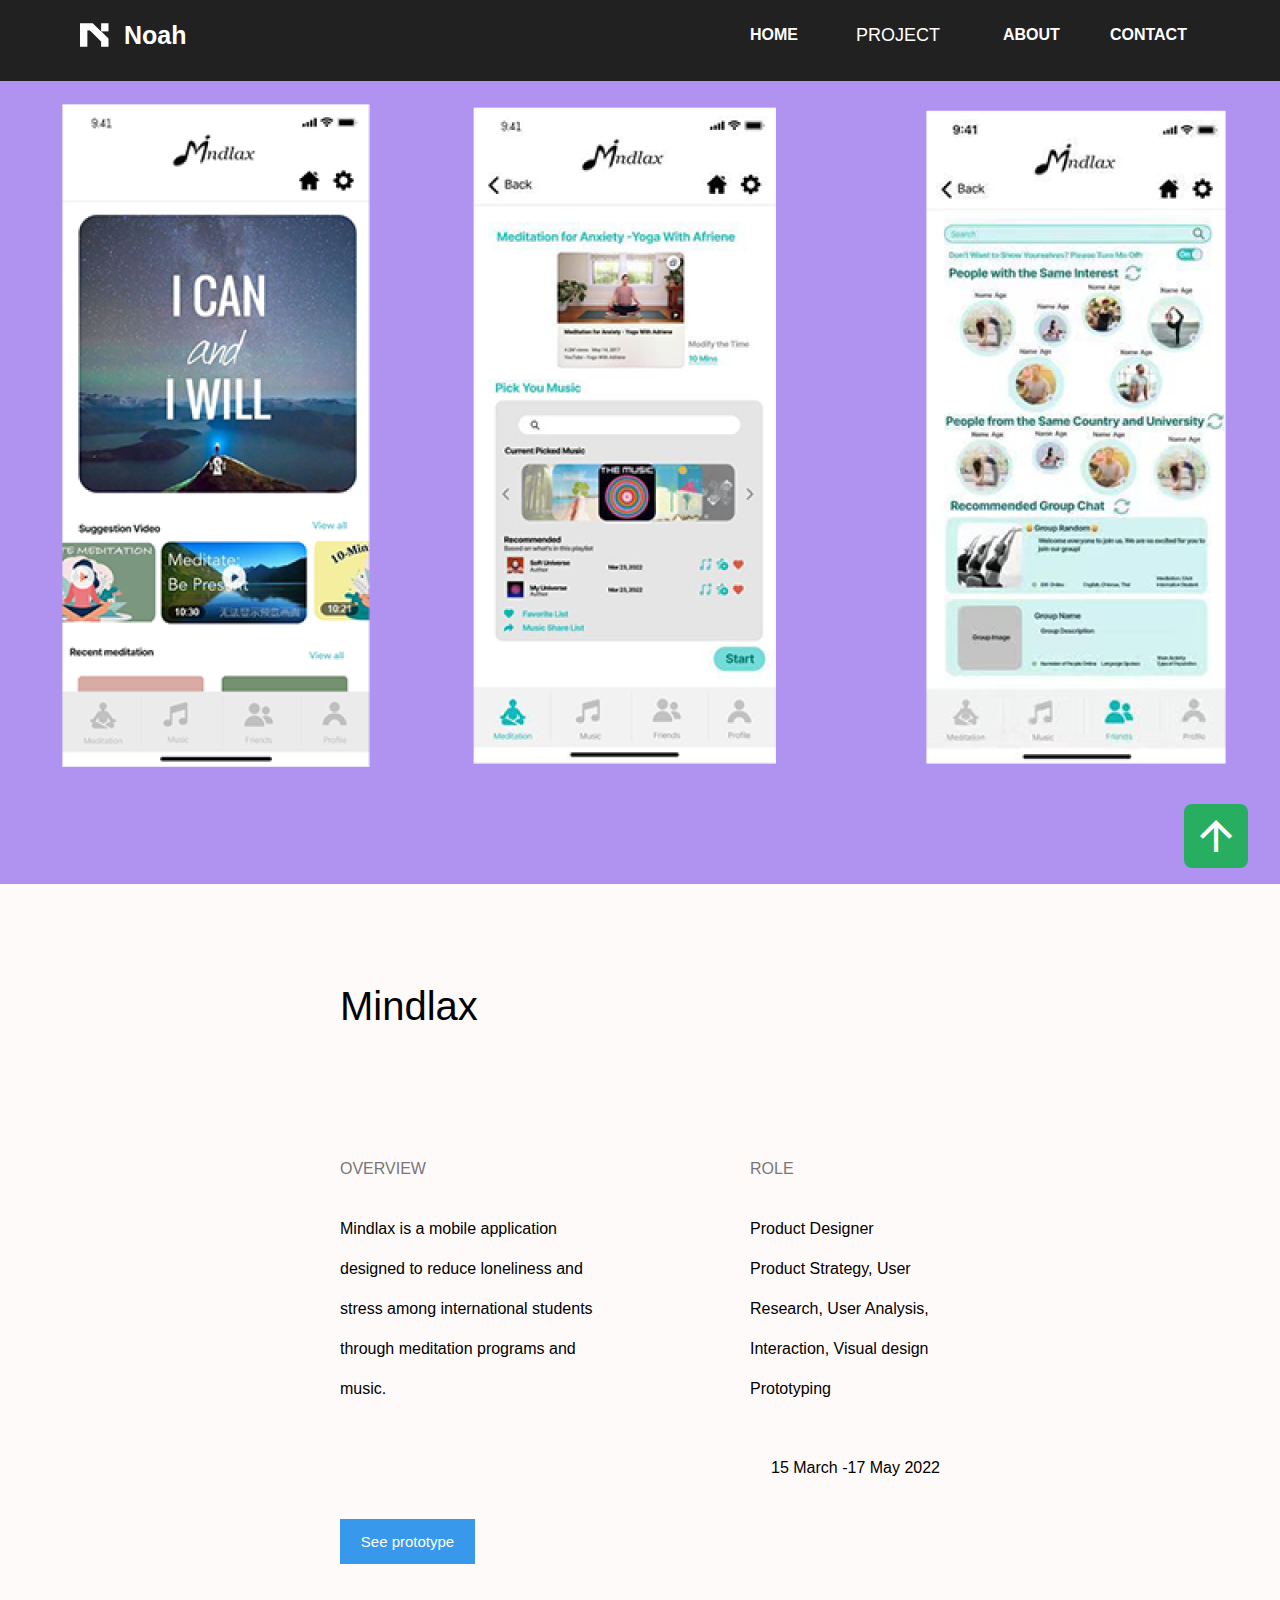
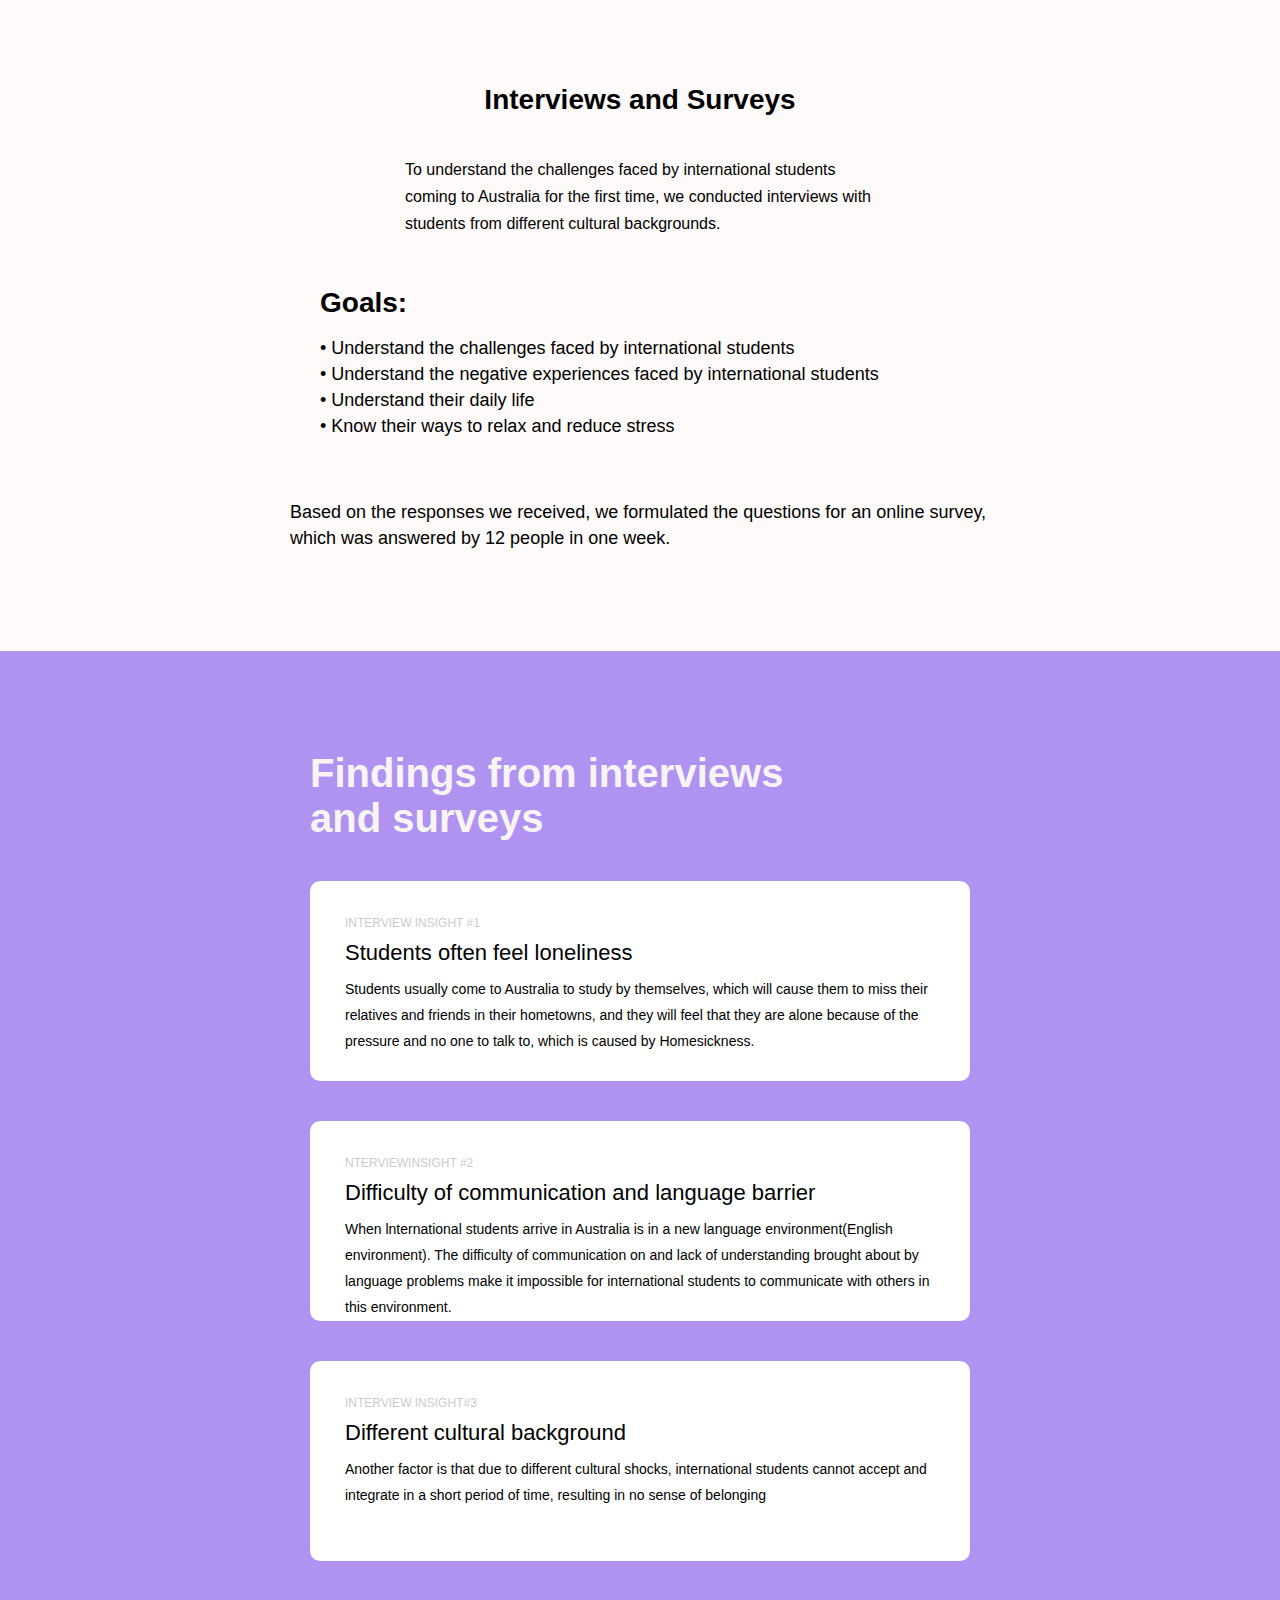
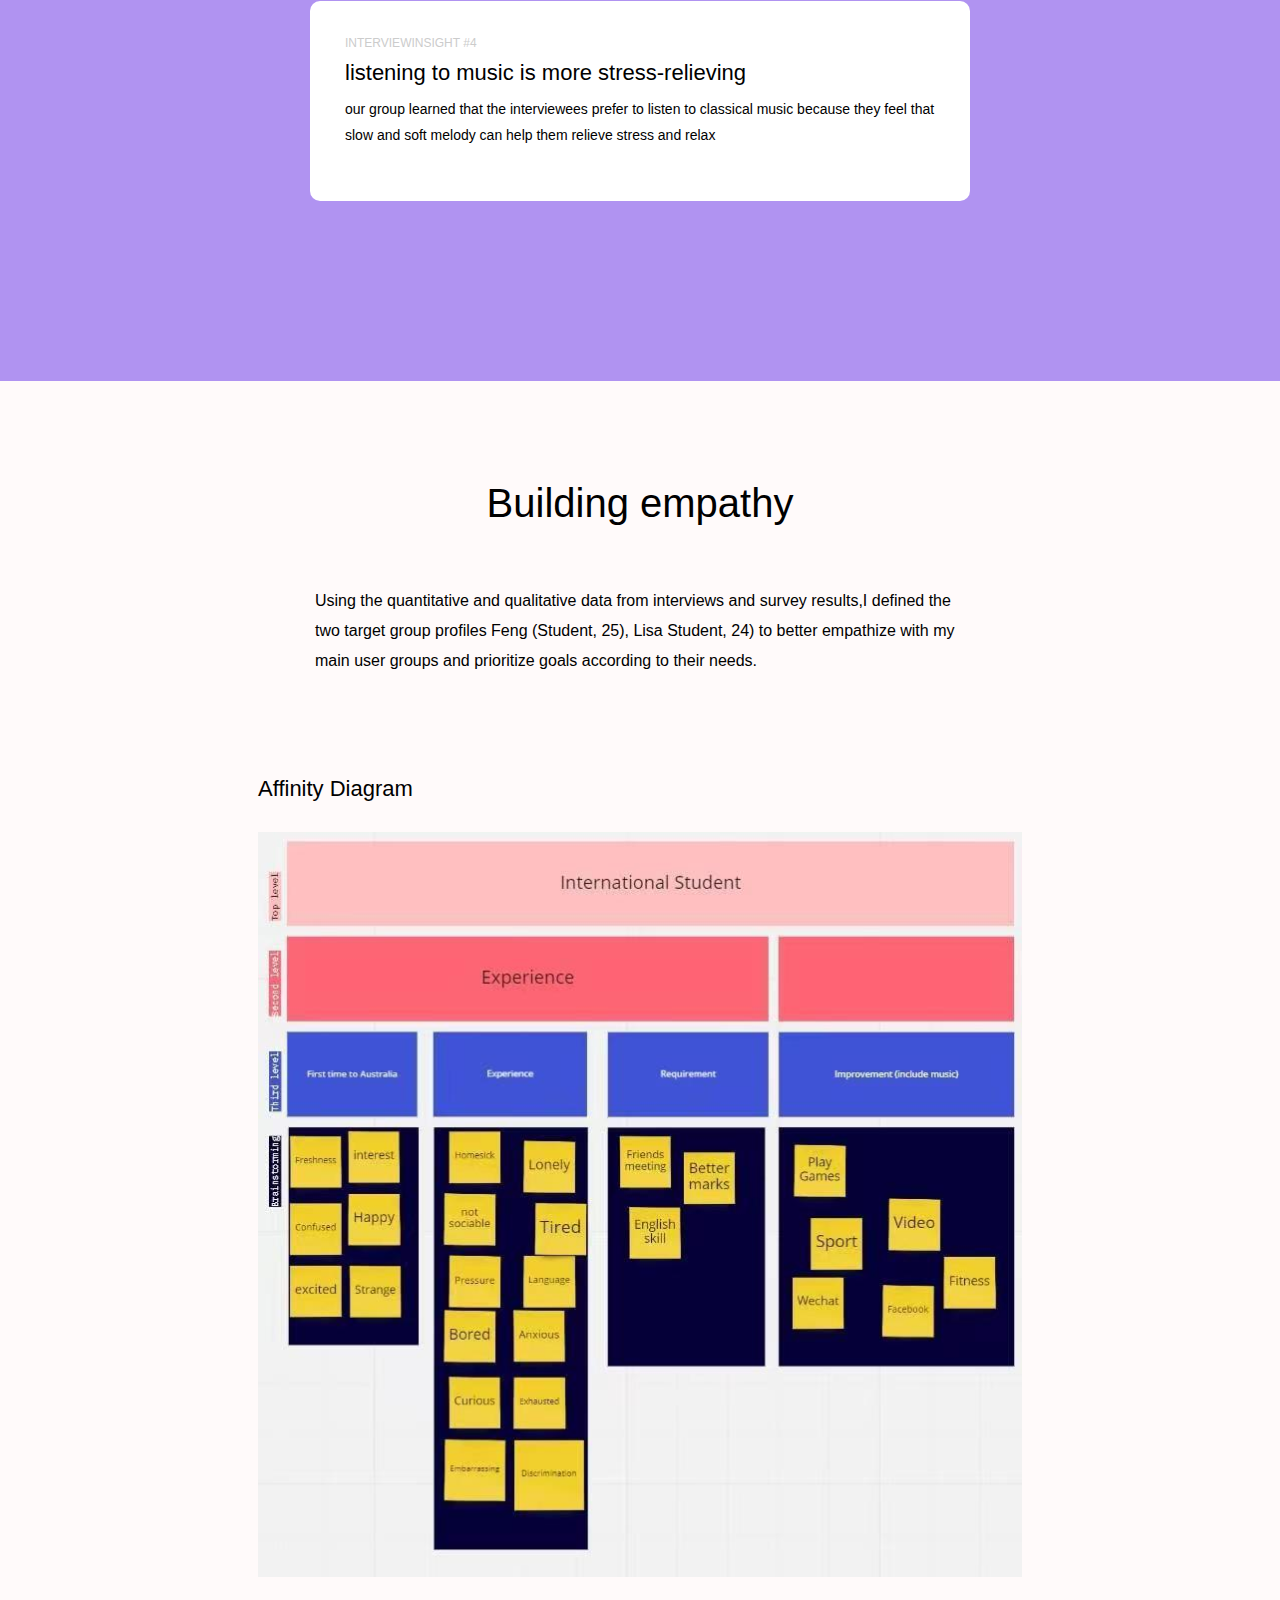
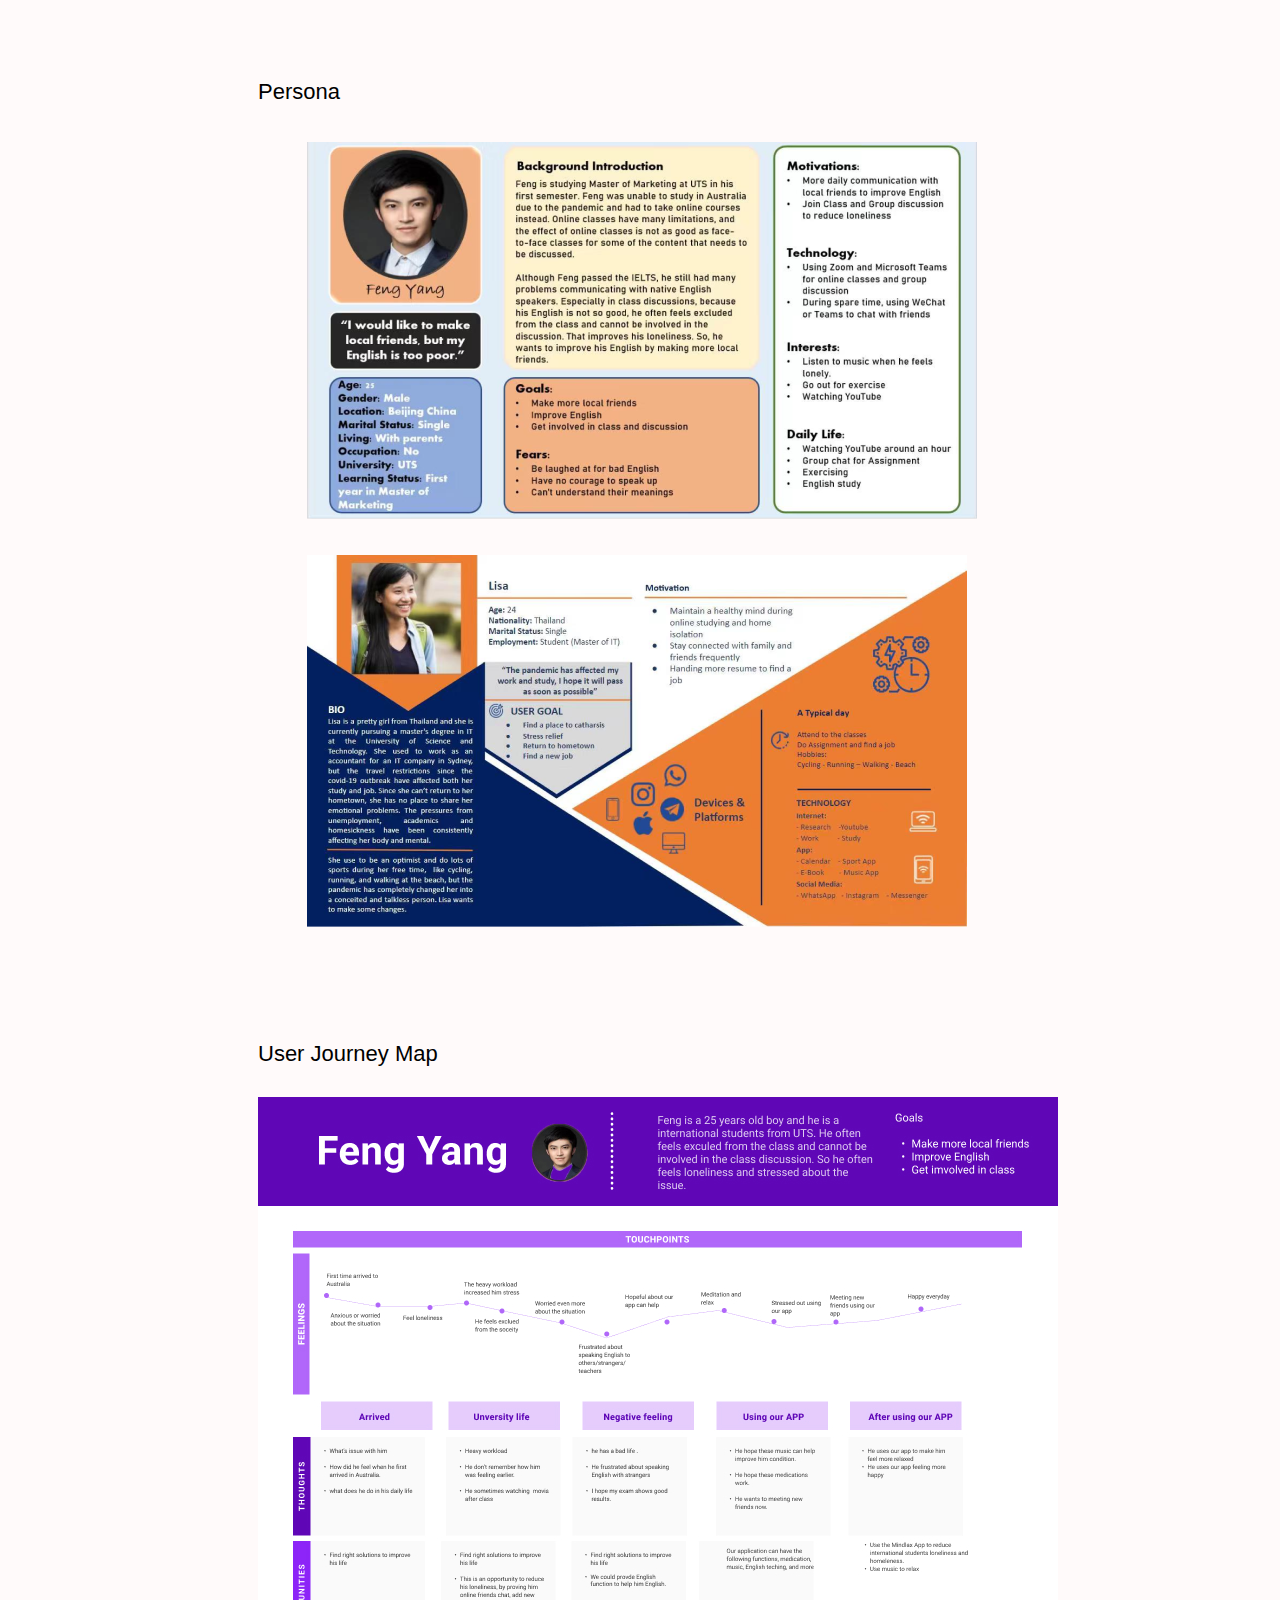
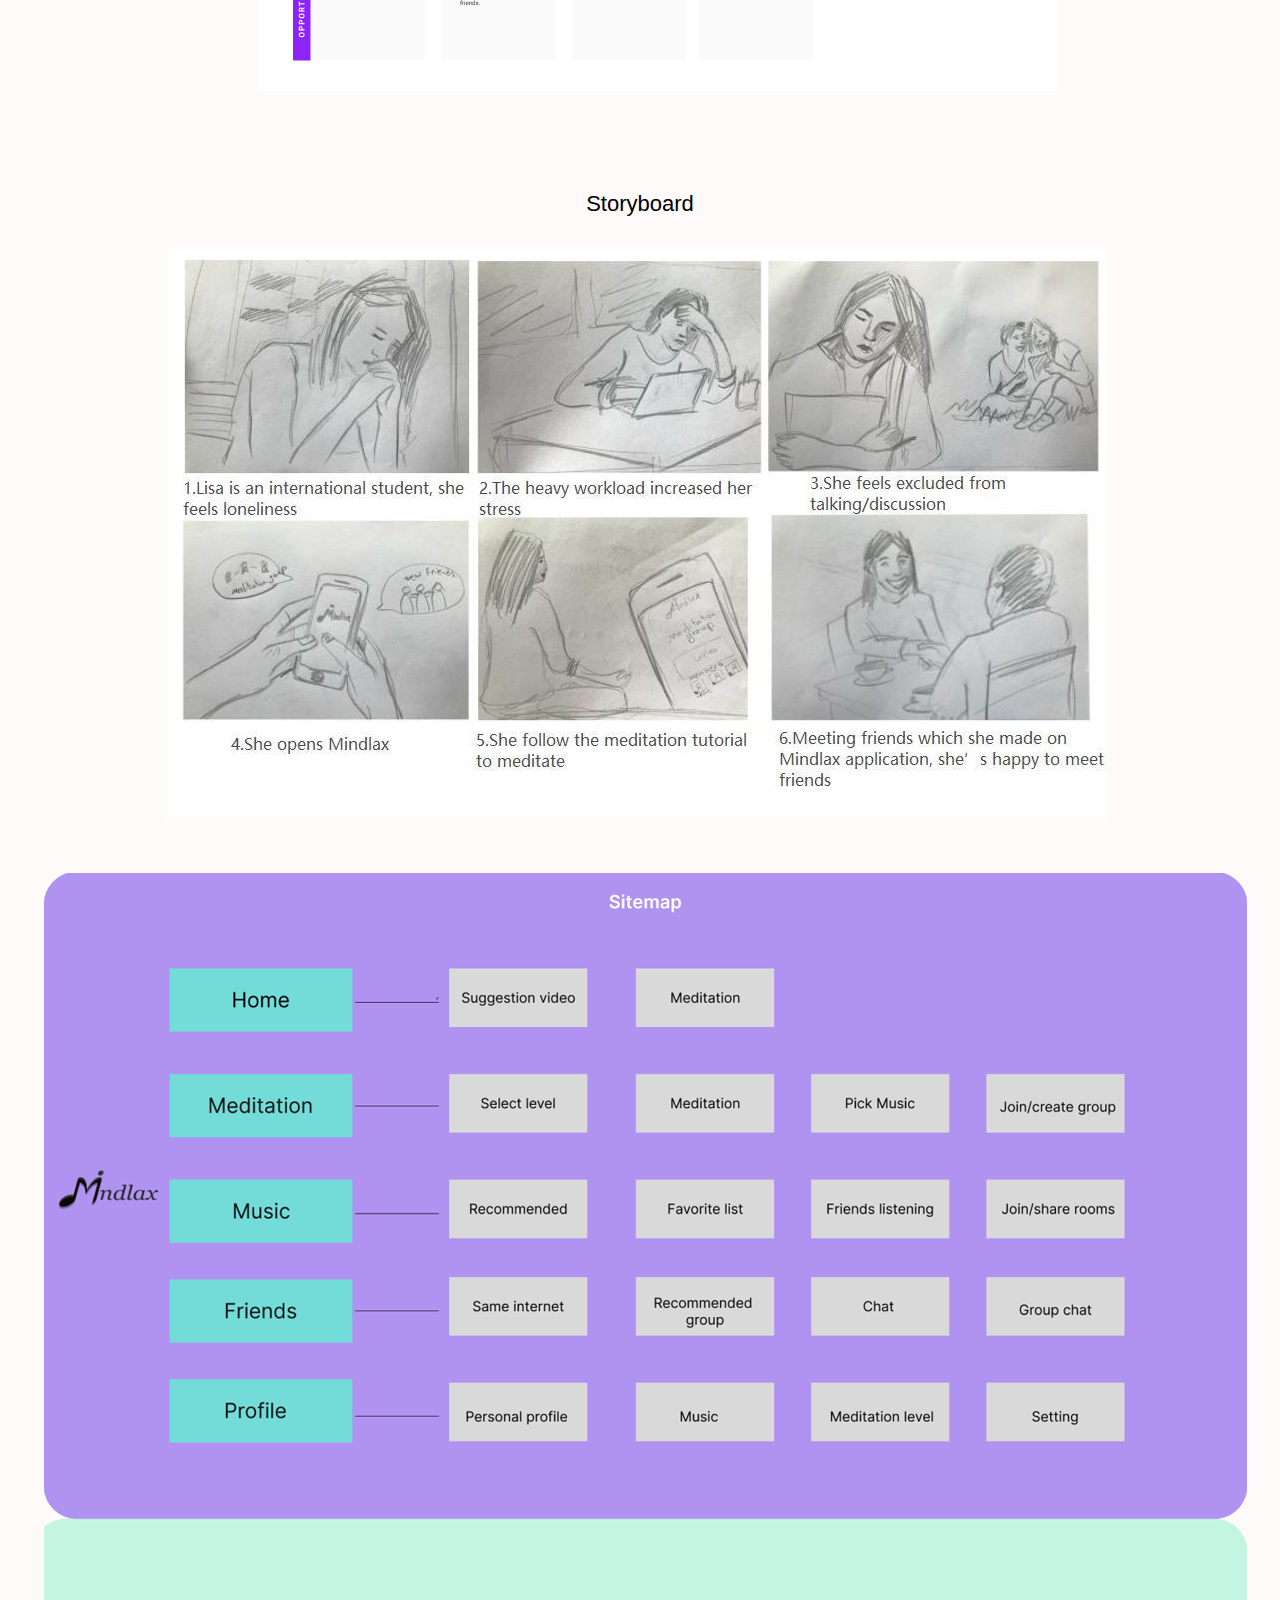
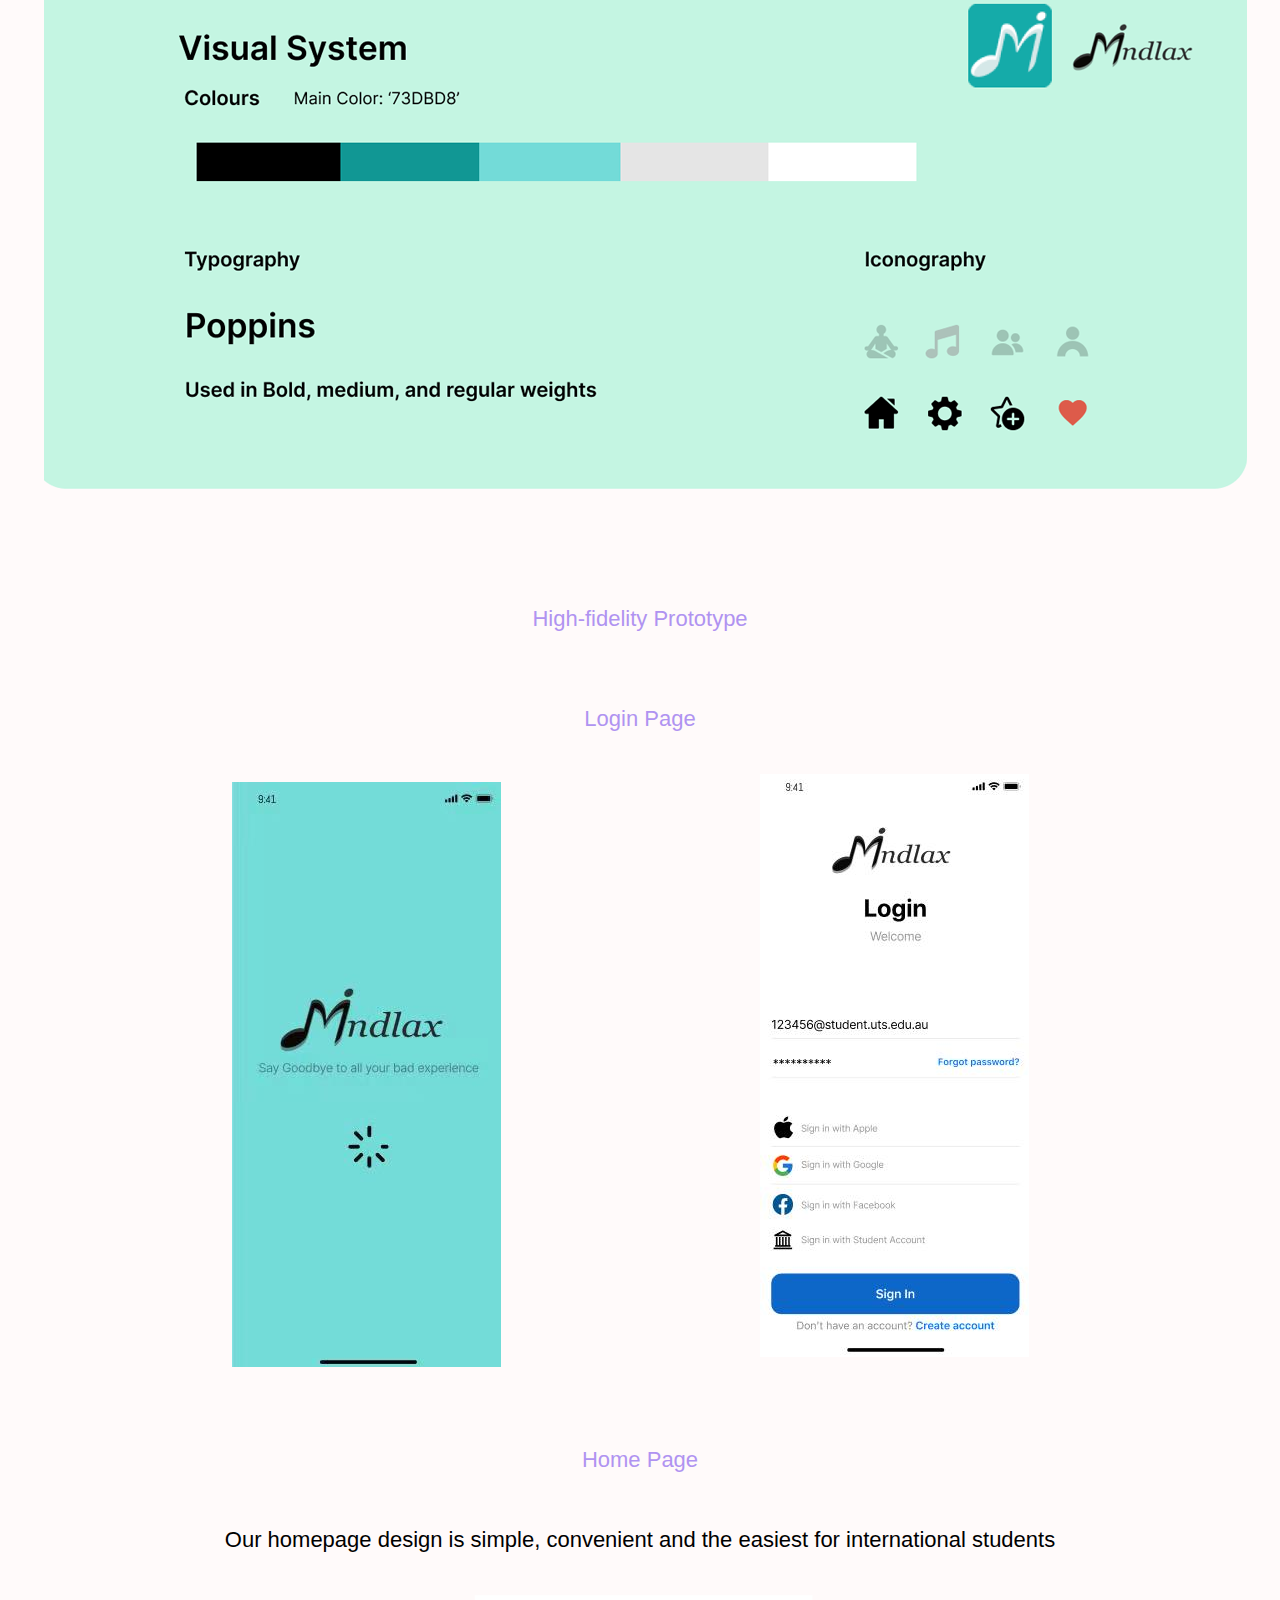
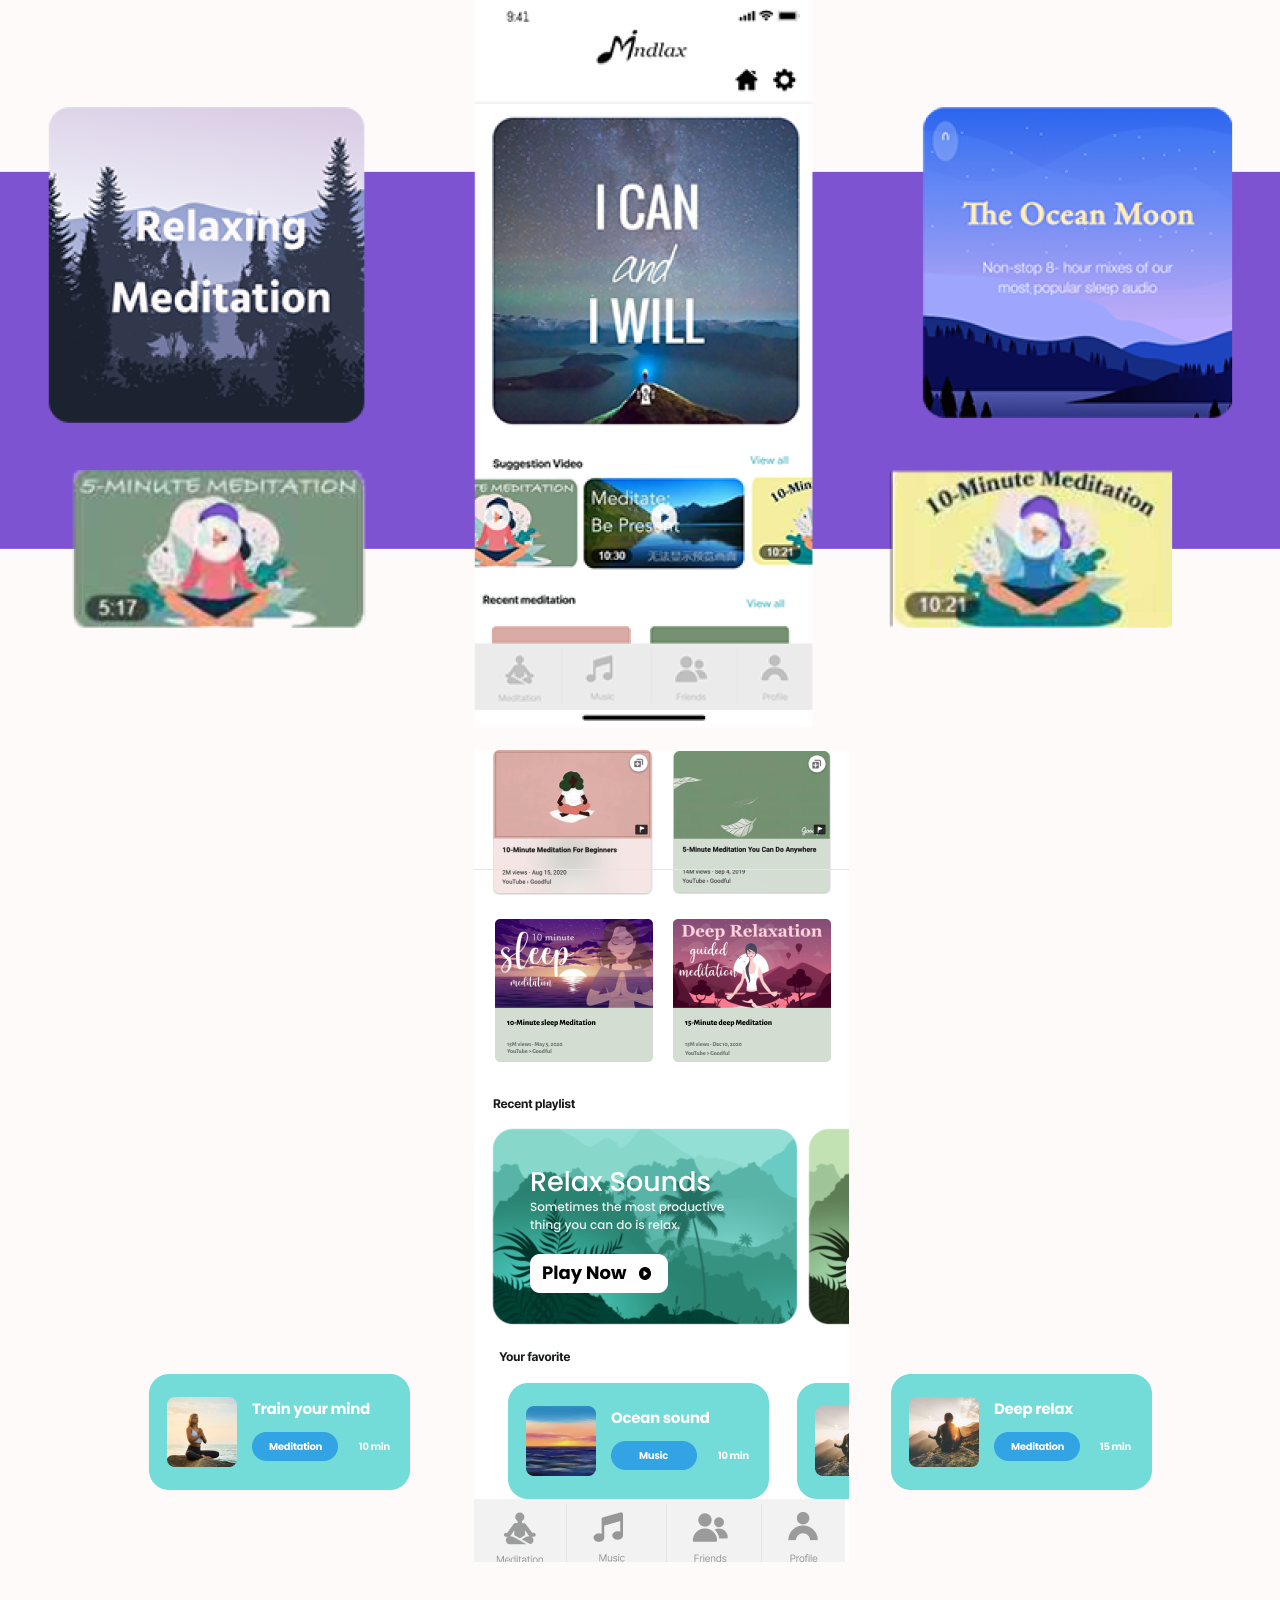
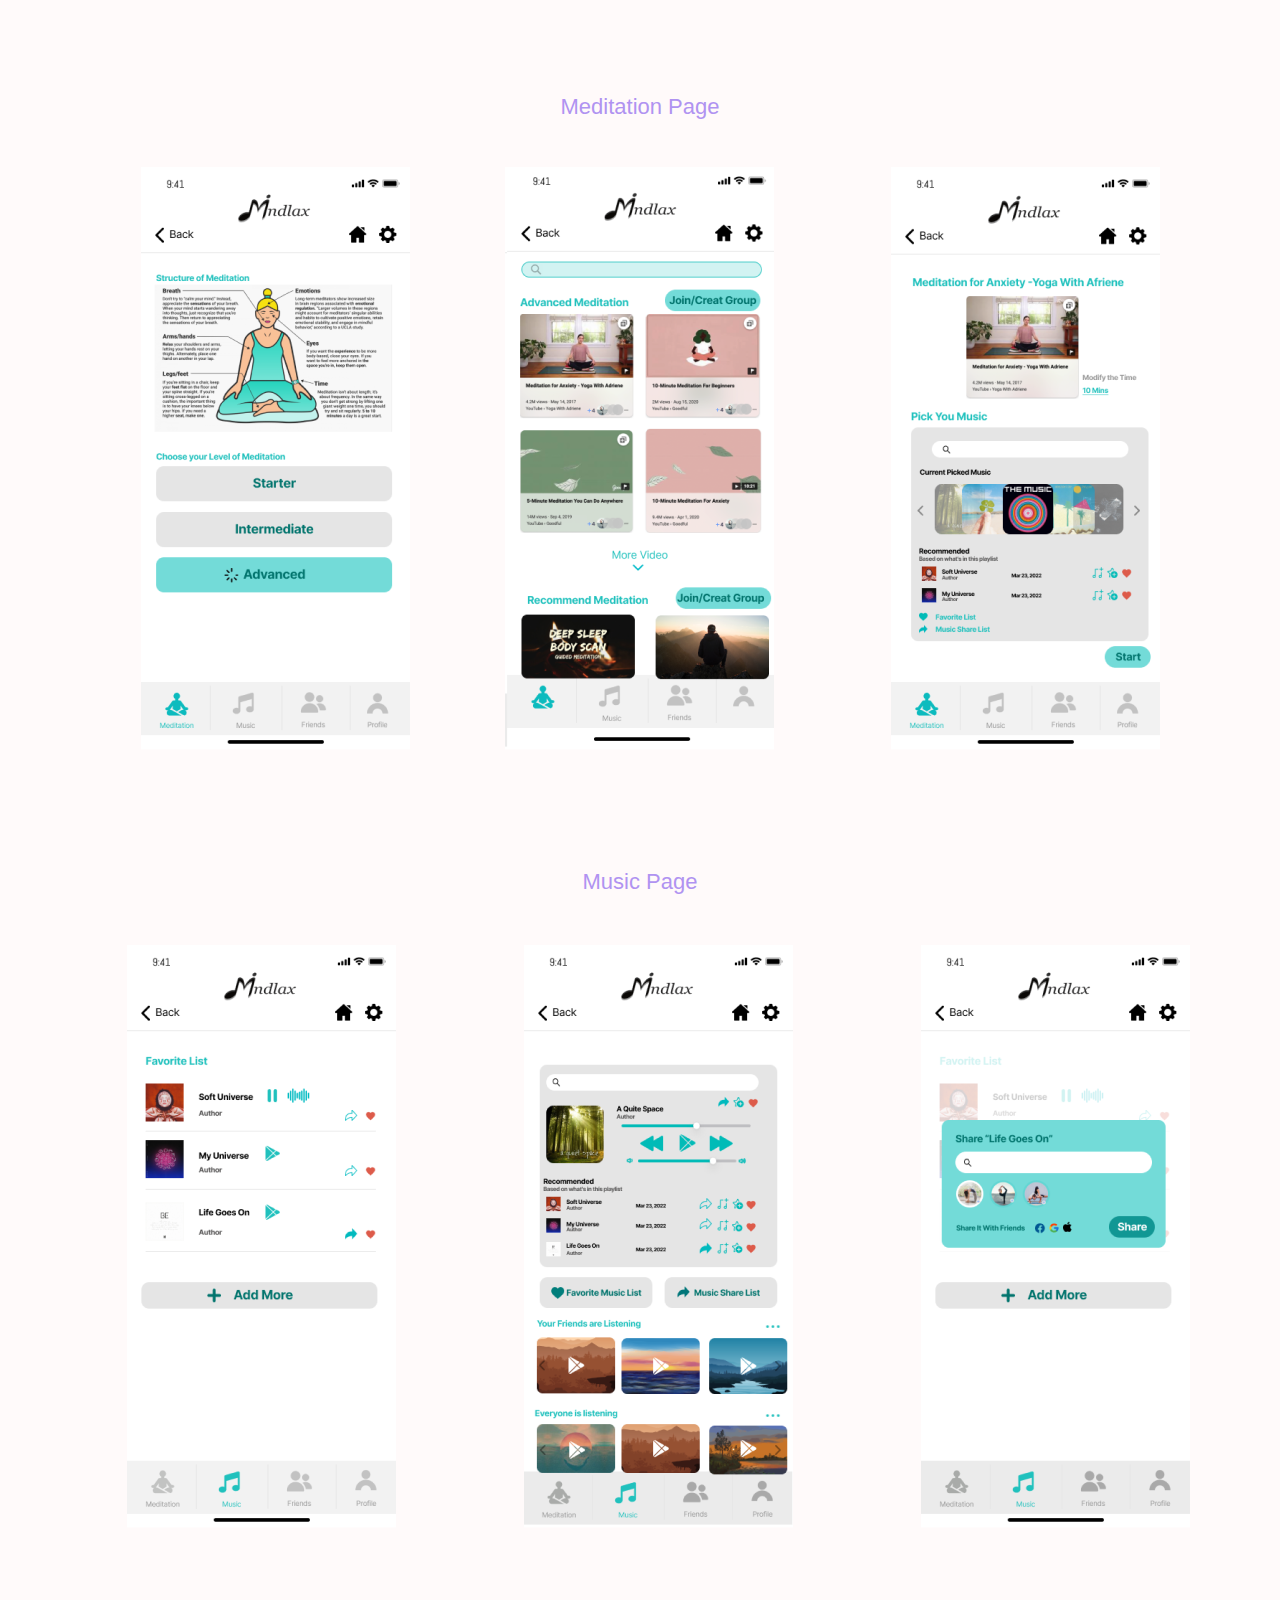
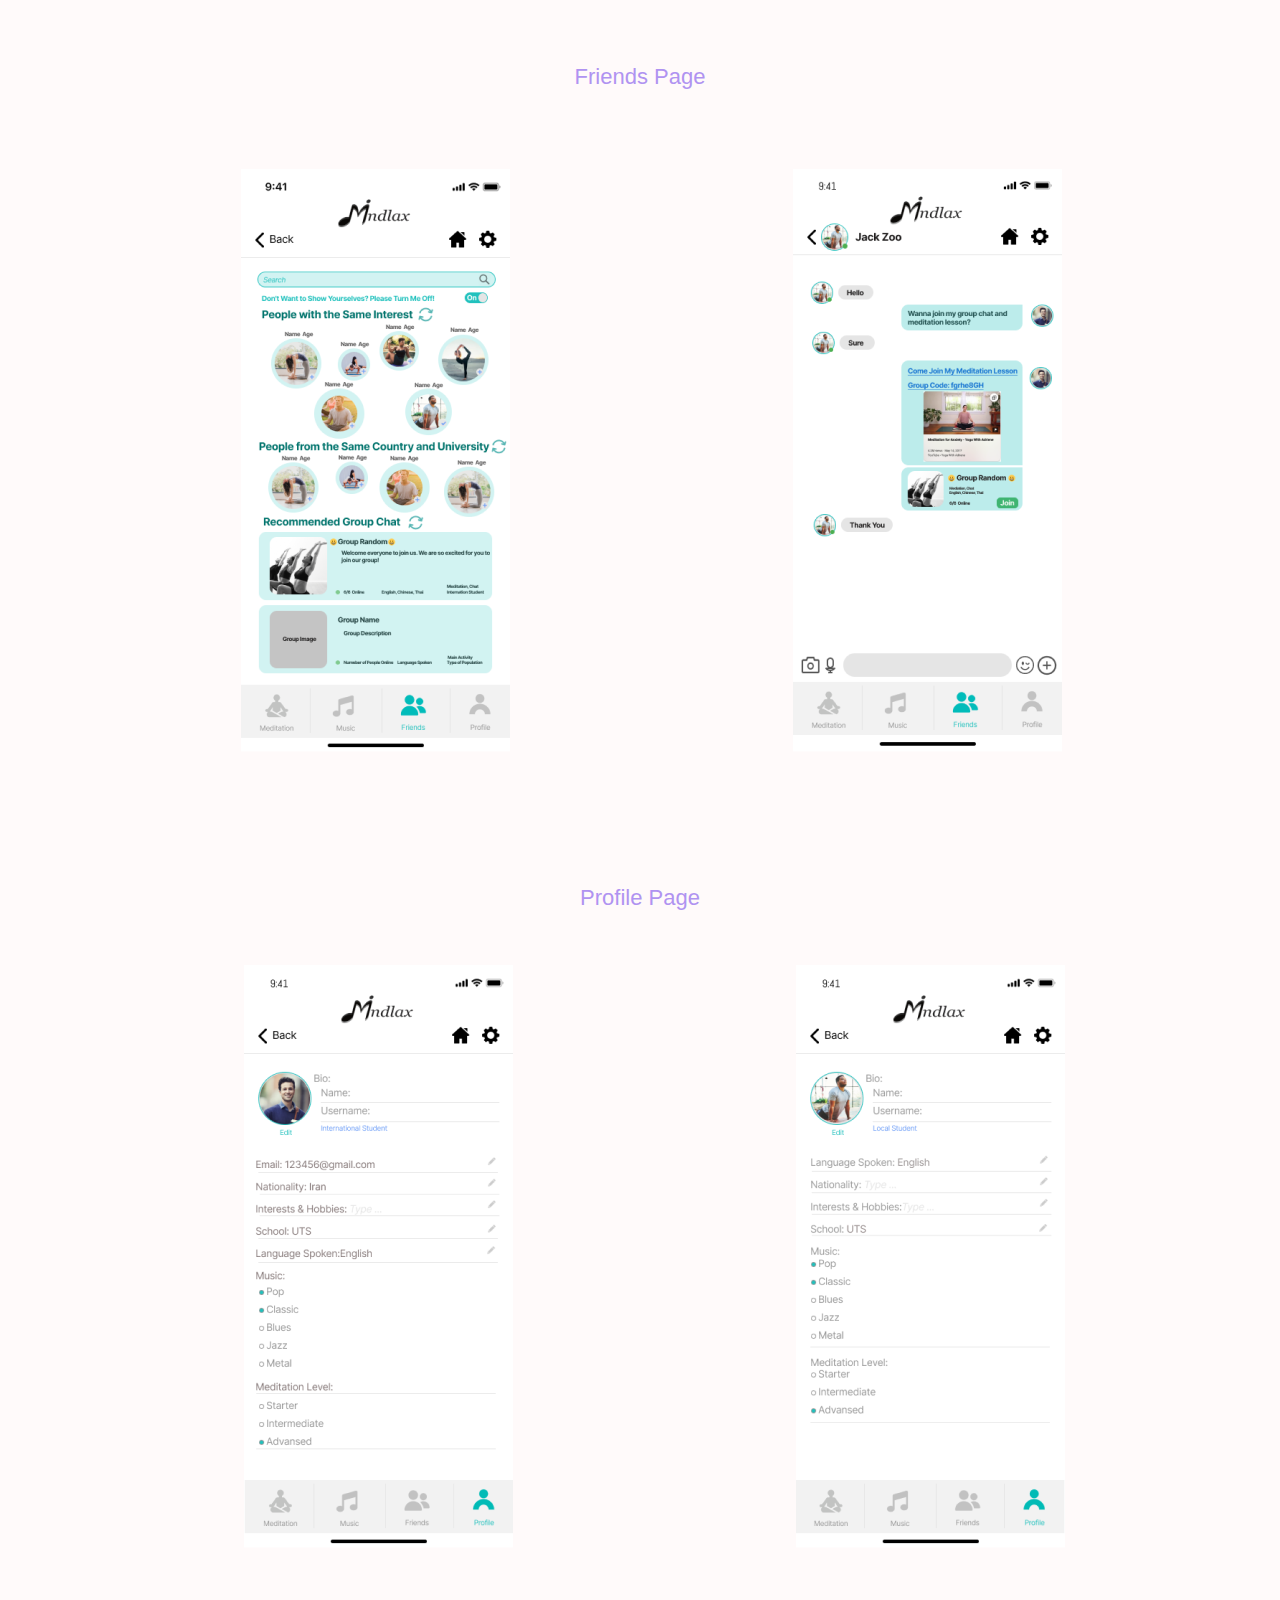
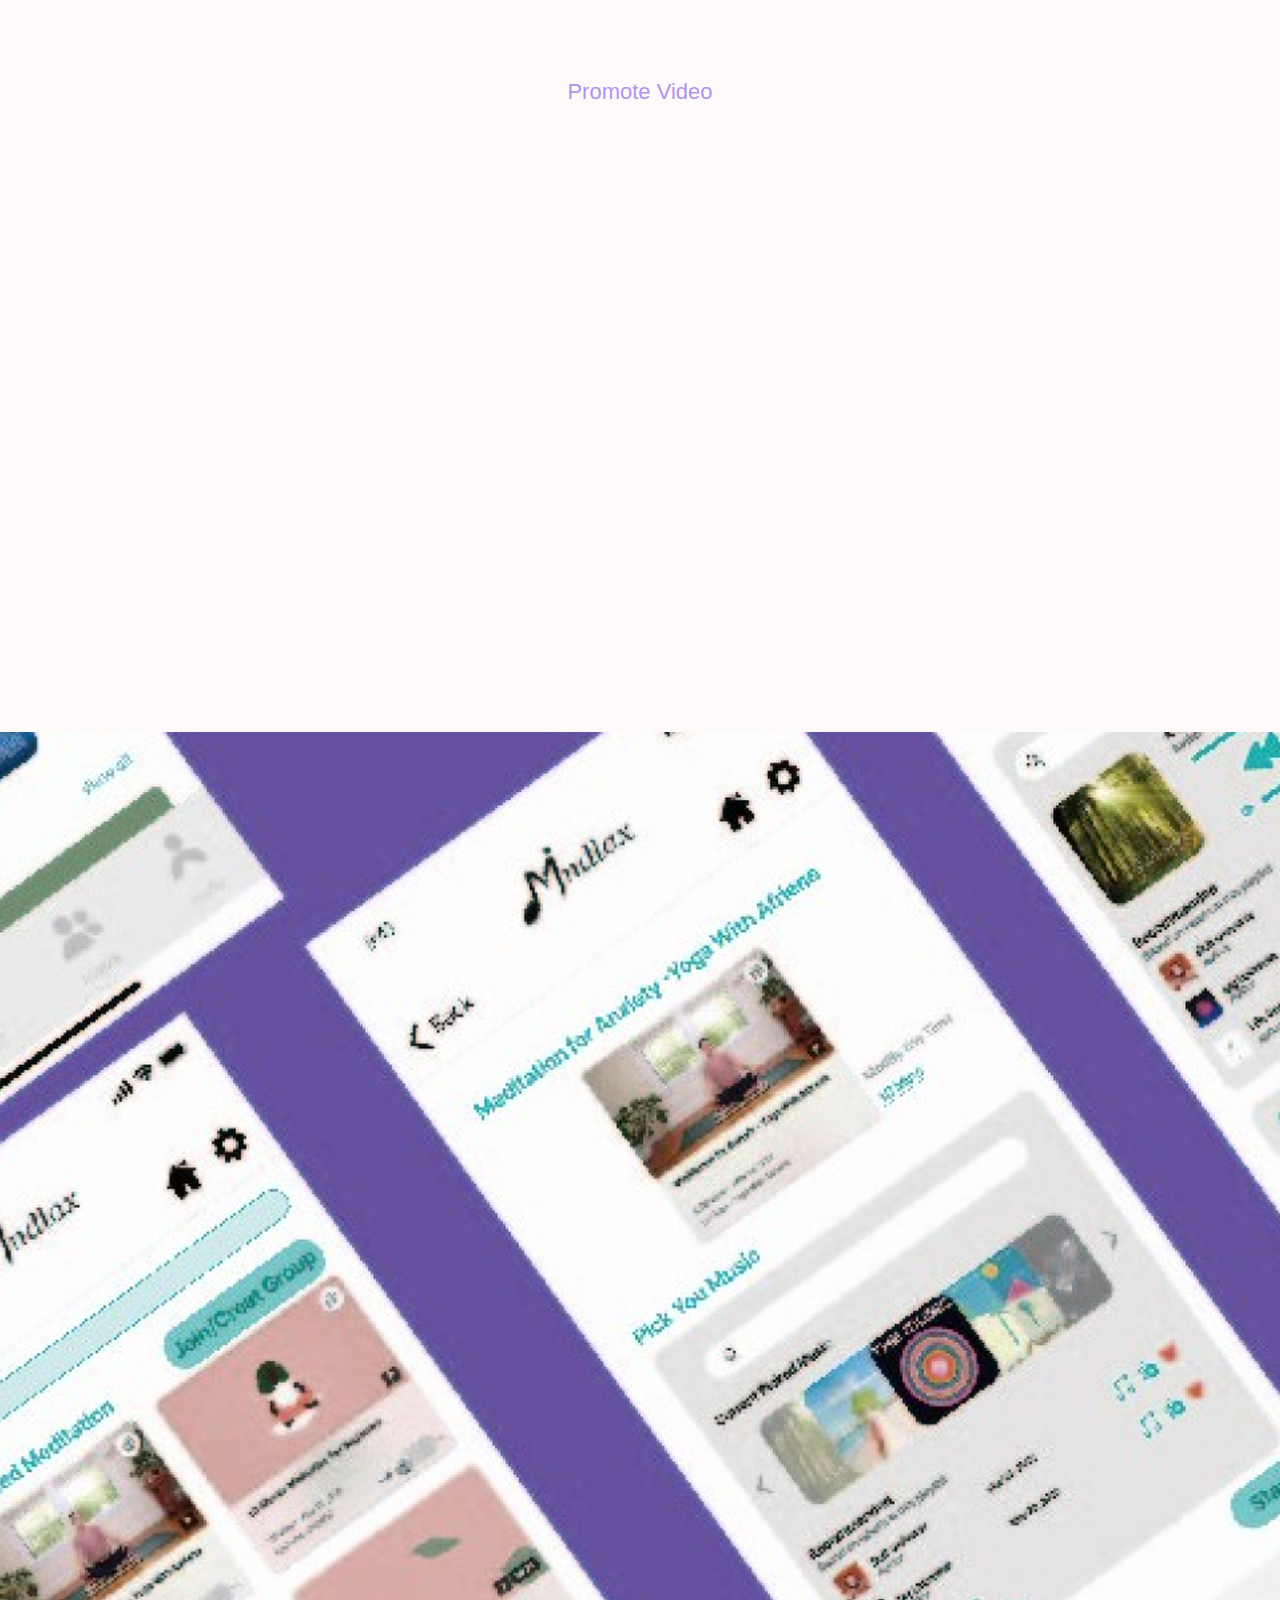
<file: uxProject1.html>
<!doctype html>
<html>
<head>
<meta charset="utf-8">
<title>uxProject1 (3)</title>
<link href="css/css.css" rel="stylesheet" type="text/css">
<link href="https://fonts.googleapis.com/icon?family=Material+Icons"rel="stylesheet">
<style type="text/css">
body{
	font-size:14px;
	color:#000;
	font-family:Arial;
	background:#fffafa;
}
</style>
<script type="text/javascript">
function MM_swapImgRestore() { //v3.0
  var i,x,a=document.MM_sr; for(i=0;a&&i<a.length&&(x=a[i])&&x.oSrc;i++) x.src=x.oSrc;
}
function MM_preloadImages() { //v3.0
  var d=document; if(d.images){ if(!d.MM_p) d.MM_p=new Array();
    var i,j=d.MM_p.length,a=MM_preloadImages.arguments; for(i=0; i<a.length; i++)
    if (a[i].indexOf("#")!=0){ d.MM_p[j]=new Image; d.MM_p[j++].src=a[i];}}
}

function MM_findObj(n, d) { //v4.01
  var p,i,x;  if(!d) d=document; if((p=n.indexOf("?"))>0&&parent.frames.length) {
    d=parent.frames[n.substring(p+1)].document; n=n.substring(0,p);}
  if(!(x=d[n])&&d.all) x=d.all[n]; for (i=0;!x&&i<d.forms.length;i++) x=d.forms[i][n];
  for(i=0;!x&&d.layers&&i<d.layers.length;i++) x=MM_findObj(n,d.layers[i].document);
  if(!x && d.getElementById) x=d.getElementById(n); return x;
}

function MM_swapImage() { //v3.0
  var i,j=0,x,a=MM_swapImage.arguments; document.MM_sr=new Array; for(i=0;i<(a.length-2);i+=3)
   if ((x=MM_findObj(a[i]))!=null){document.MM_sr[j++]=x; if(!x.oSrc) x.oSrc=x.src; x.src=a[i+2];}
}
</script>
</head>

<body onLoad="MM_preloadImages('images/7_1.png','images/8_1.png','images/9_1.png','images/10_1.png','images/11_1.png','images/12_1.png')">
    <section>
        <!-- BACK TO TOP BUTTON -->
        <a href="#" class="back-to-top">
            <span class="material-icons">arrow_upward</span>
        </a>
    </section>
    <header>
	<div class="head_c">
    	<div class="logo"><img src="images/1.png" alt=""/><p>Noah</p></div>
         <nav>
        	<ul>
            <li><a href="index.html">HOME</a></li>
            <div class="dropdown">
  				<a href="#"><div class="dropbtn">PROJECT</div></a>
  				<div class="dropdown-content">
    				<a href="UI.html" target="_blank">UX/UI</a>
    				<a href="video.html">VIDEO</a>
                    <a href="Game.html">GAME</a>
                    <a href="animation.html">ANIMATION</a>
                    <a href="Other.html">OTHER</a>
  				</div>
			</div>
            <li><a href="about.html">ABOUT</a></li>
           
            <li><a href="contact.html">CONTACT</a></li>
            </ul>
        </nav>
    </div>
</header>

<div class="banner8">
</div>

<div class="Mindlax">
	<div class="Mindlax_title">Mindlax</div>
	<div class="Mindlax_list">
    	<div class="Mindlax_left">
        	<span>OVERVIEW</span>
            <p>Mindlax is a mobile application</p>
            <p>designed to reduce loneliness and</p>
            <p>stress among international students</p>
            <p>through meditation programs and</p>
            <p>music.</p>
        </div>
        <div class="Mindlax_right">
        <span>ROLE</span>
            <p>Product Designer</p>
            <p>Product Strategy, User</p>
            <p>Research, User Analysis,</p>
            <p>Interaction, Visual design</p>
            <p>Prototyping</p>
        </div>
    </div>
    <div class="Mindlax_san"><p>15 March -17 May 2022</p></div>
    <a href="#fan2"><div class="see">See prototype</div></a>
</div>


<div class="inter">
	<h1>Interviews and Surveys</h1>
    <o>To understand the challenges faced by international students coming to Australia for the first time, we conducted interviews with students from different cultural backgrounds.</o>
</div>

<div class="tset2">
	<h1>Goals:</h1><br>

    <p>• Understand the challenges faced by international students</p>
    <p>• Understand the negative experiences faced by international students</p>
    <p>• Understand their daily life</p>
    <p>• Know their ways to relax and reduce stress</p>
</div>

<div class="based">
	<p>Based on the responses we received, we formulated the questions for an online survey, which was answered by 12 people in one week.</p>
</div>


<div class="finding">
	<div class="finding_c">
    <h1>Findings from interviews</h1>
    <h1>and surveys</h1>
		<ul>
        <li>
        	<o>INTERVIEW INSIGHT #1</o>
            <span>Students often feel loneliness</span>
            <p>Students usually come to Australia to study by themselves, which will cause them to miss their relatives and friends in their hometowns, and they will feel that they are alone because of the pressure and no one to talk to, which is caused by Homesickness.</p>
        </li>
        <li>
        	<o>NTERVIEWINSIGHT #2</o>
            <span>Difficulty of communication and language barrier</span>
            <p>When lnternational students arrive in Australia is in a new language environment(English environment). The difficulty of communication on and lack of understanding brought about by language problems make it impossible for international students to communicate with others in this environment.</p>
        </li>
        <li>
        	<o>INTERVIEW INSIGHT#3</o>
            <span>Different cultural background</span>
            <p>Another factor is that due to different cultural shocks, international students cannot accept and integrate in a short period of time, resulting in no sense of belonging</p>
        </li>
        <li>
        	<o>INTERVIEWINSIGHT #4</o>
            <span>listening to music is more stress-relieving</span>
            <p>our group learned that the interviewees prefer to listen to classical music because they feel that slow and soft melody can help them relieve stress and relax</p>
        </li>
        </ul>
	</div>
</div>

<div class="Build">
	<span>Building empathy</span>
    <p>Using the quantitative and qualitative data from interviews and survey results,I defined the two target group profiles Feng (Student, 25), Lisa Student, 24) to better empathize with my main user groups and prioritize goals according to their needs.</p>
</div>

<div class="aff">
	<div class="aff_title">Affinity Diagram</div>
    <img src="images/115.png" alt=""/>
</div>


<div class="persona">
	<div class="aff_title">Persona</div>
    <img src="images/116.png" alt=""/>
</div>

<div class="persona">
	<div class="aff_title">User Journey Map</div>
    <img src="images/117.png" alt=""/>
</div>

<div class="Story">
	<div class="aff_title" style="text-align:center;">Storyboard</div>
    <img src="images/118.png" alt=""/>
    <img src="images/119.png" alt=""/>
</div>

<a id="fan2"></a>
<div class="high">
	<div class="high_title">
    	<p>High-fidelity Prototype</p>
        <p>Login Page</p>
    </div>
    <img src="images/120.png" alt=""/>
</div>

<div class="home">
	<div class="high_title">
    	<p>Home Page</p>
        <span>Our homepage design is simple, convenient and the easiest for international students</span>
    </div>
</div>
<div class="tong8"></div>

<div class="tong9"><img src="images/122.png" alt=""/></div>

<div class="high">
	<div class="high_title">
    	<p>Meditation Page</p>
      
    </div>
    <img src="images/123.png" alt=""/>
</div>

<div class="high">
	<div class="high_title">
    	<p>Music Page</p>
      
    </div>
    <img src="images/124.png" alt=""/>
</div>

<div class="high">
	<div class="high_title">
    	<p>Friends Page</p>
      
    </div>
    <img src="images/125.png" alt=""/>
</div>

<div class="high">
	<div class="high_title">
    	<p>Profile Page</p>
      
    </div>
    <img src="images/126.png" alt=""/>
</div>


<div class="high">
	<div class="high_title">
    	<p>Promote Video</p>
      
    </div>
   <iframe width="924" height="522" src="https://www.youtube.com/embed/E4sTuUGRg6k" title="YouTube video player" frameborder="0" allow="accelerometer; autoplay; clipboard-write; encrypted-media; gyroscope; picture-in-picture; web-share" allowfullscreen></iframe>
</div>

<div class="tong10"></div>

<div class="lessons">
	<span>Lessons Learned & Key Takeways</span>
	<p>Some key takeaways from this Case Study are that:</p>
	<b>#1 Big challenges require small steps</b>
	<p>Take small steps, because it's impossible to bring about huge changes overnight, especially not just in one app. Therefore, develop more strategic and realistic tools to quide the desired direction</p>
    <b>#2 Be open to research and let ideas go</b>
	<p>My thinking was too narrow and my thoughts on the outcome were too concrete, so l failed to properly consider some of the needs and challenges of the target group, thus detrimentally defining the minimum viable product.</p>
    <b>#3 The best designs come from collaboration</b>
	<p>t was inspiring to see how each person was able to bring to the table a different perspective during the prototype sessions. I've noticed that working with team members can be effective. ln some areas, everyone had a different opinion, and in some cases, we aareed. Each of us had to do the work on time so that the rest of the team could complete the following sections to deliver the proiect on time.</p>
    <b>#4 User Human-centered Design comes first</b>
	<p>Putting the user experience first is vital because people will only care about how they use the product. The simplicity of our app's experience helped to differentiate our proposition and stand out.</p>
	<o>Team: JunKai Li / Zeyang Gao / Pegah Jalali / Ziqian Zhang / Qingni Zou / Yu Cheng</o>
</div>

<div class="next">
	<div class="next_one"><p>Next Project</p><img src="images/79.png" alt=""/></div>
</div>





<footer>
	<div class="foot_c">
    	<div class="foot_top">
        	<div class="foot_top_left">Ziqian is a UX/Ul designer, video creator and multimedia
designer from University of Technology Sydney. Based in
New York, working worldwide.</div>
            <div class="foot_top_right">
            	<p>KEEP TABS ON ME</p>
                
                <div class="bianse1"><a href="https://ziqian-noah.itch.io" target="_blank" onMouseOut="MM_swapImgRestore()" onMouseOver="MM_swapImage('1','','images/7_1.png',1)"><img src="images/7.png" width="29" height="26" id="1"></a></div>
                <div class="bianse2"><a href="https://www.linkedin.com/in/ziqian-zhang-a9701b194/" target="_blank" onMouseOut="MM_swapImgRestore()" onMouseOver="MM_swapImage('2','','images/8_1.png',1)"><img src="images/8.png" width="29" height="26" id="2"></a></div>
                <div class="bianse3"><a href="https://www.facebook.com/profile.php?id=100024909460407&sk=about_details" target="_blank" onMouseOut="MM_swapImgRestore()" onMouseOver="MM_swapImage('3','','images/9_1.png',1)"><img src="images/9.png" width="29" height="31" id="3"></a></div>
                <div class="bianse4"><a href="https://www.behance.net/zhangziqian/projects" target="_blank" onMouseOut="MM_swapImgRestore()" onMouseOver="MM_swapImage('4','','images/10_1.png',1)"><img src="images/10.png" width="29" height="26" id="4"></a></div>
                <div class="bianse5"><a href="https://space.bilibili.com/533470708" target="_blank" onMouseOut="MM_swapImgRestore()" onMouseOver="MM_swapImage('5','','images/11_1.png',1)"><img src="images/11.png" width="29" height="26" id="5"></a></div>
                <div class="bianse6"><a href="https://www.youtube.com/channel/UCq76bDlOixsAVKYQL2zb1sg" target="_blank" onMouseOut="MM_swapImgRestore()" onMouseOver="MM_swapImage('6','','images/12_1.png',1)"><img src="images/12.png" width="29" height="26" id="6"></a></div>
                
          </div>
        </div>
        <div class="foot_bottom">COPYRIGHT @ 2023 Ziqian Noah.</div>
    </div>
</footer>

</body>
</html>
</file>
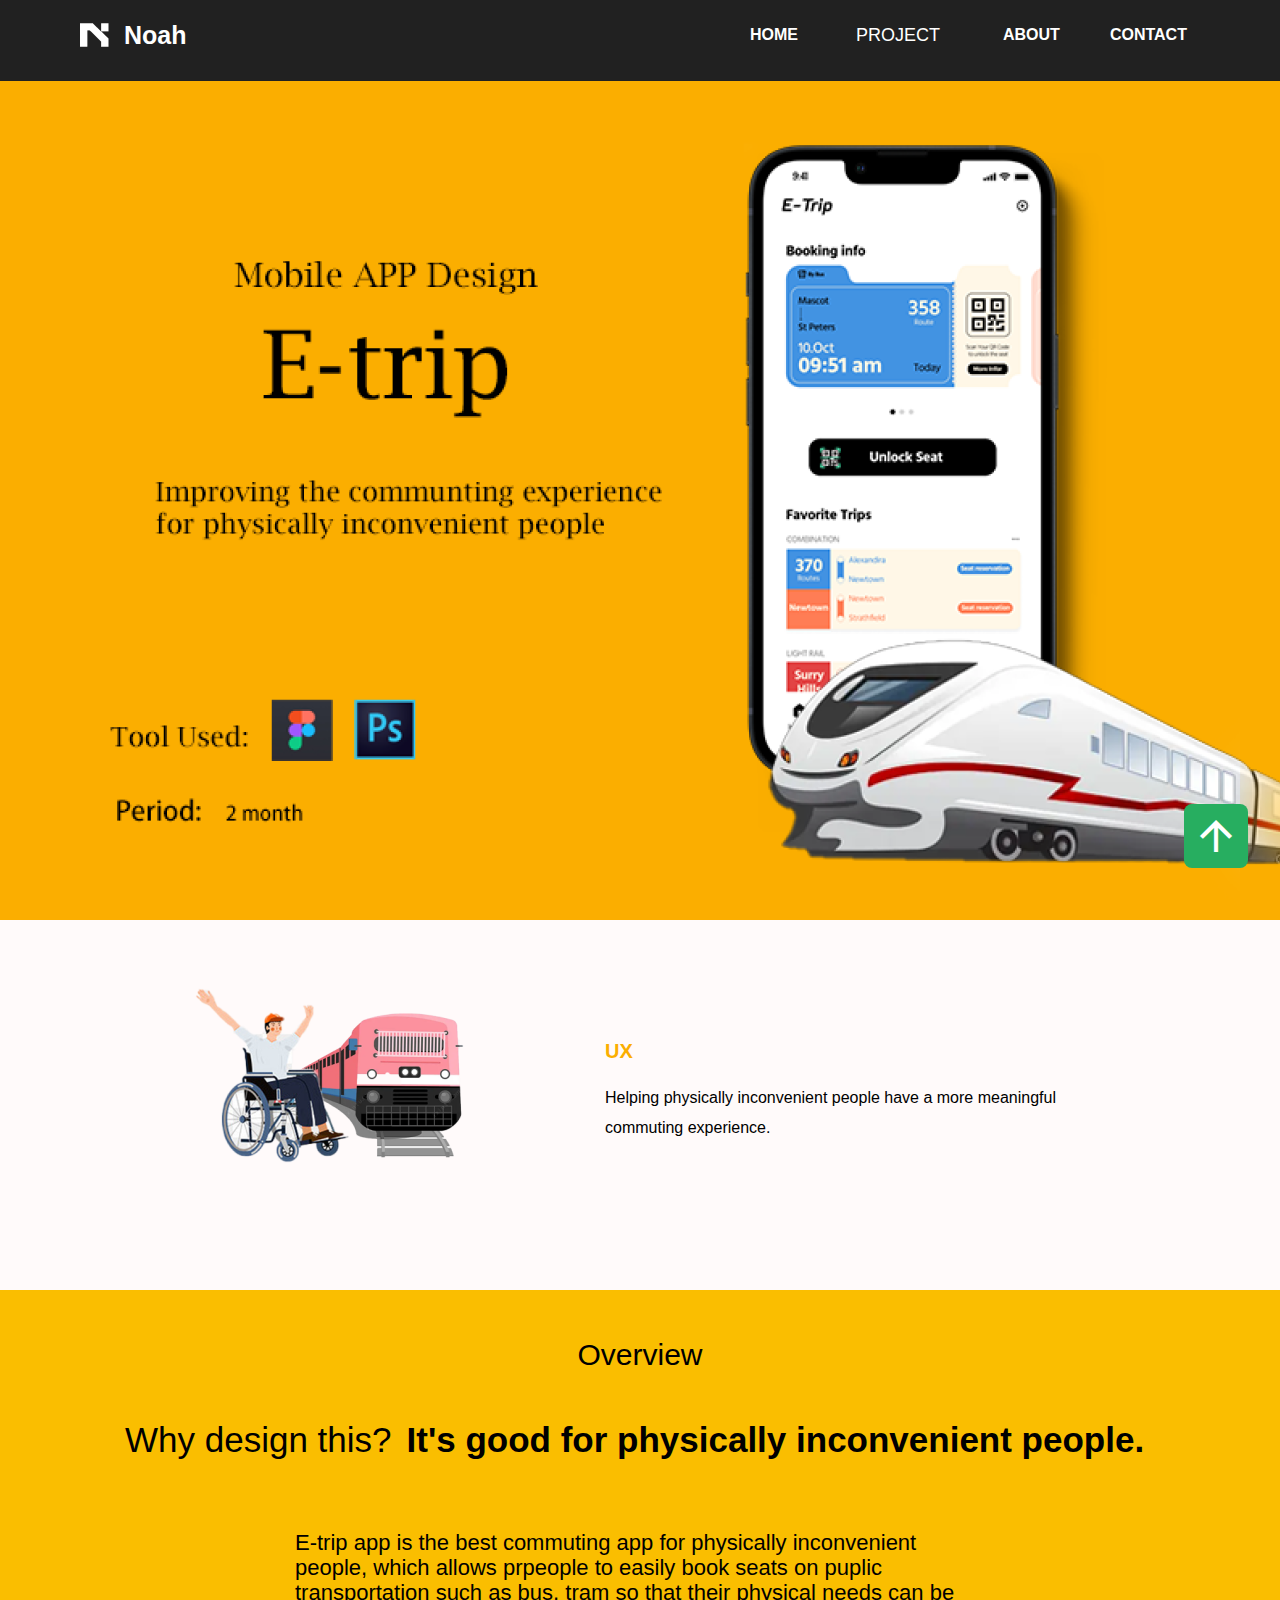
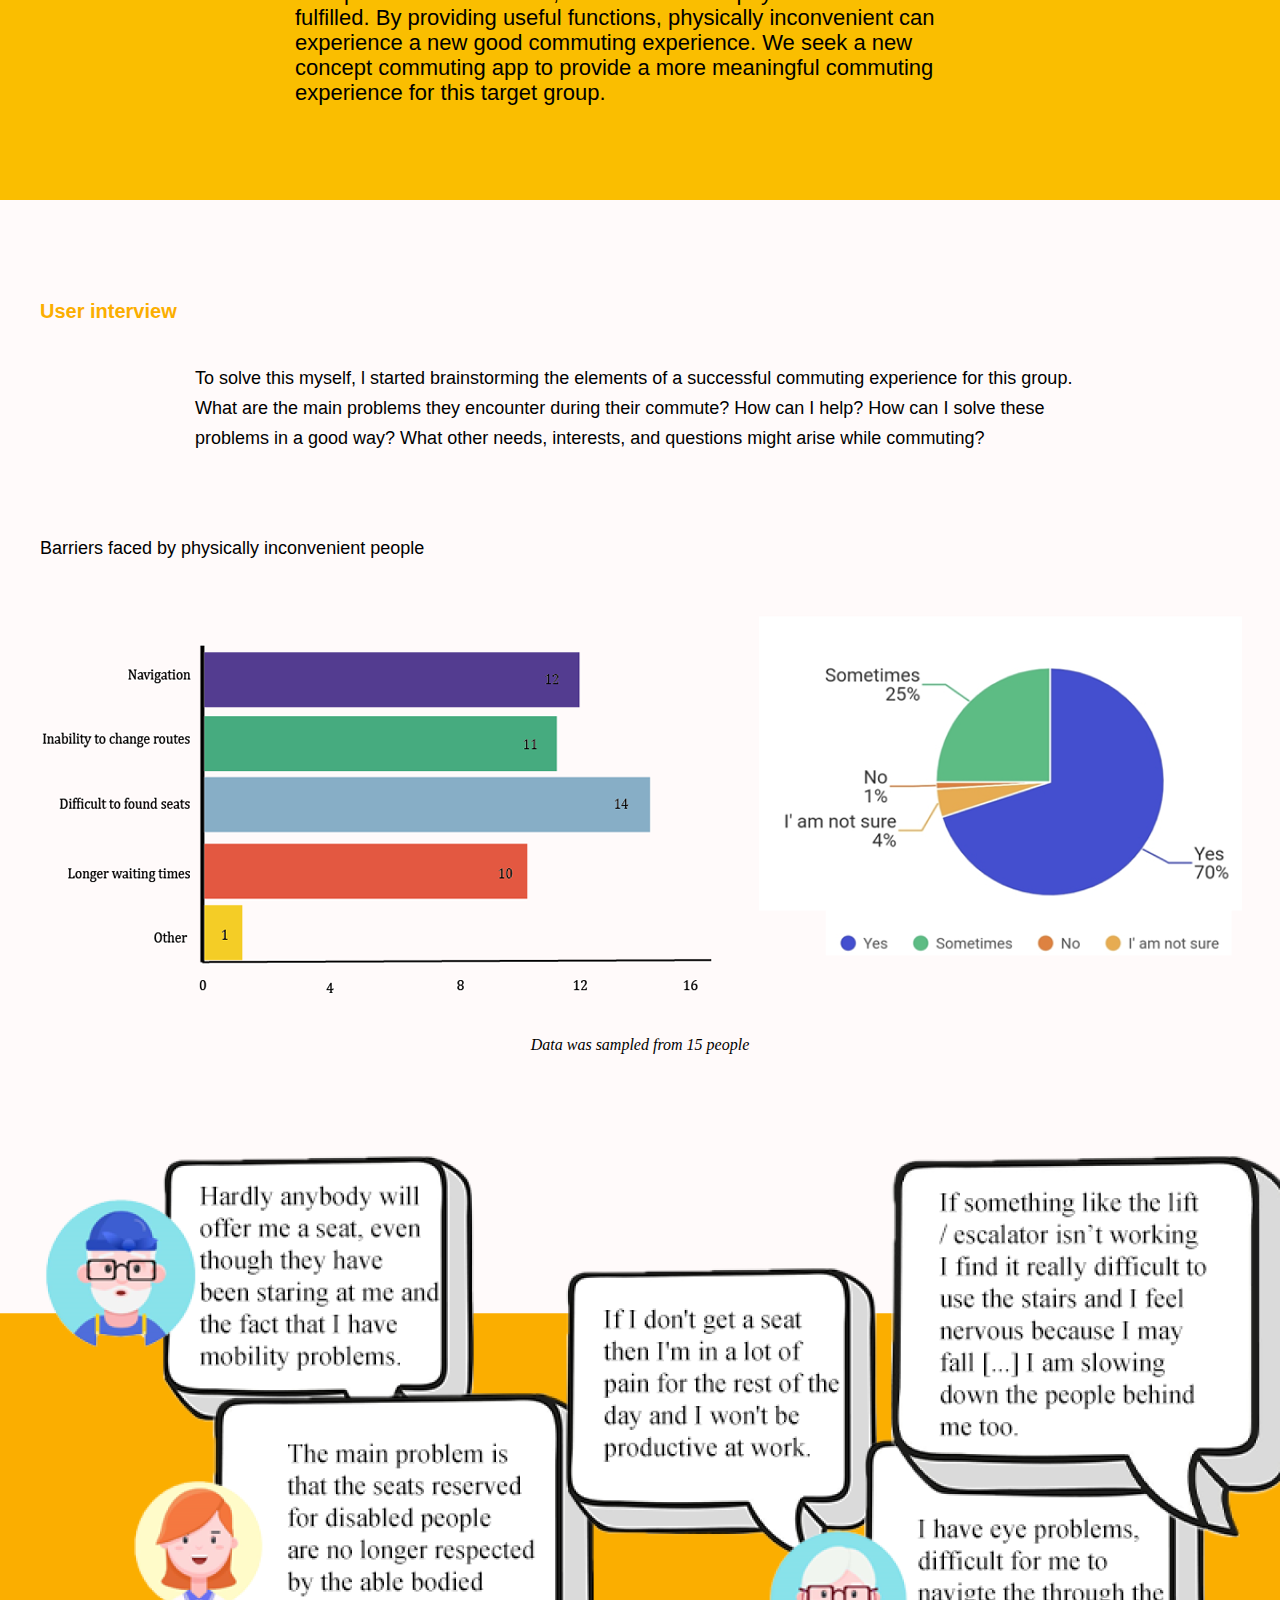
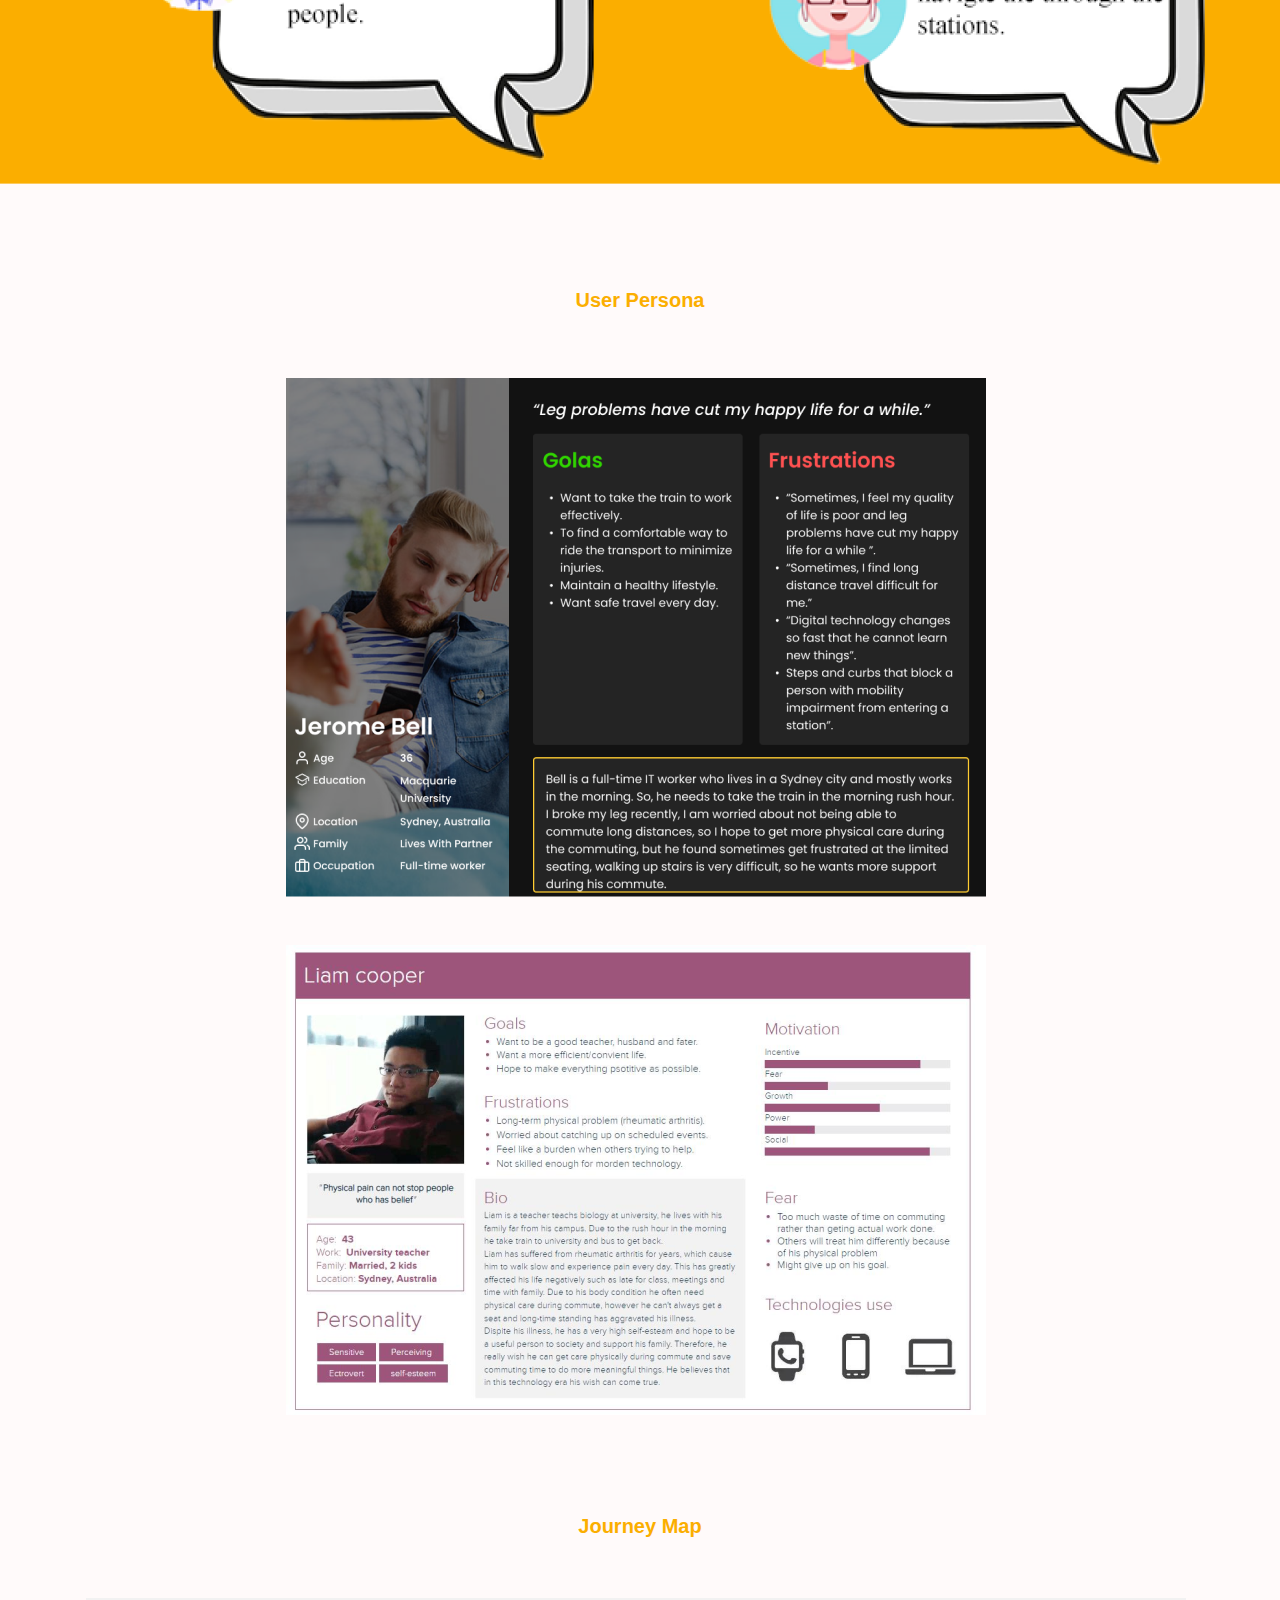
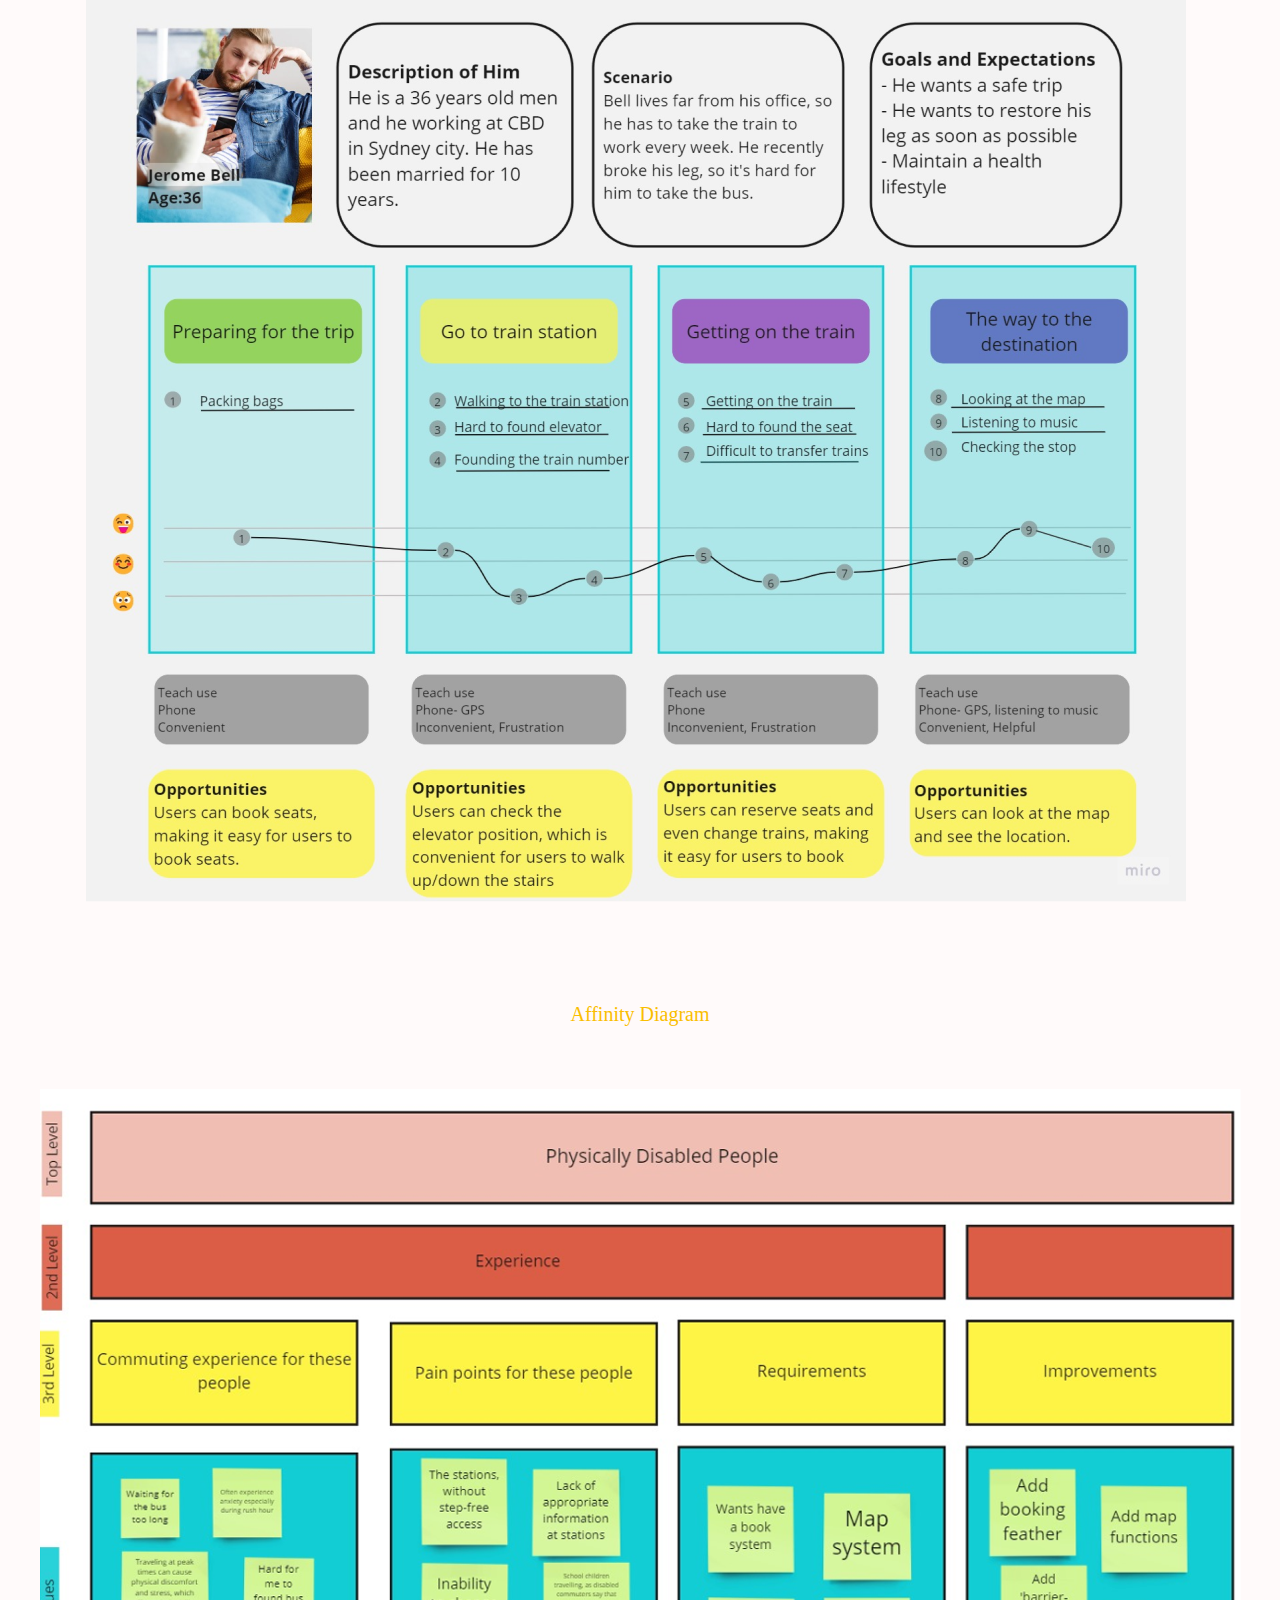
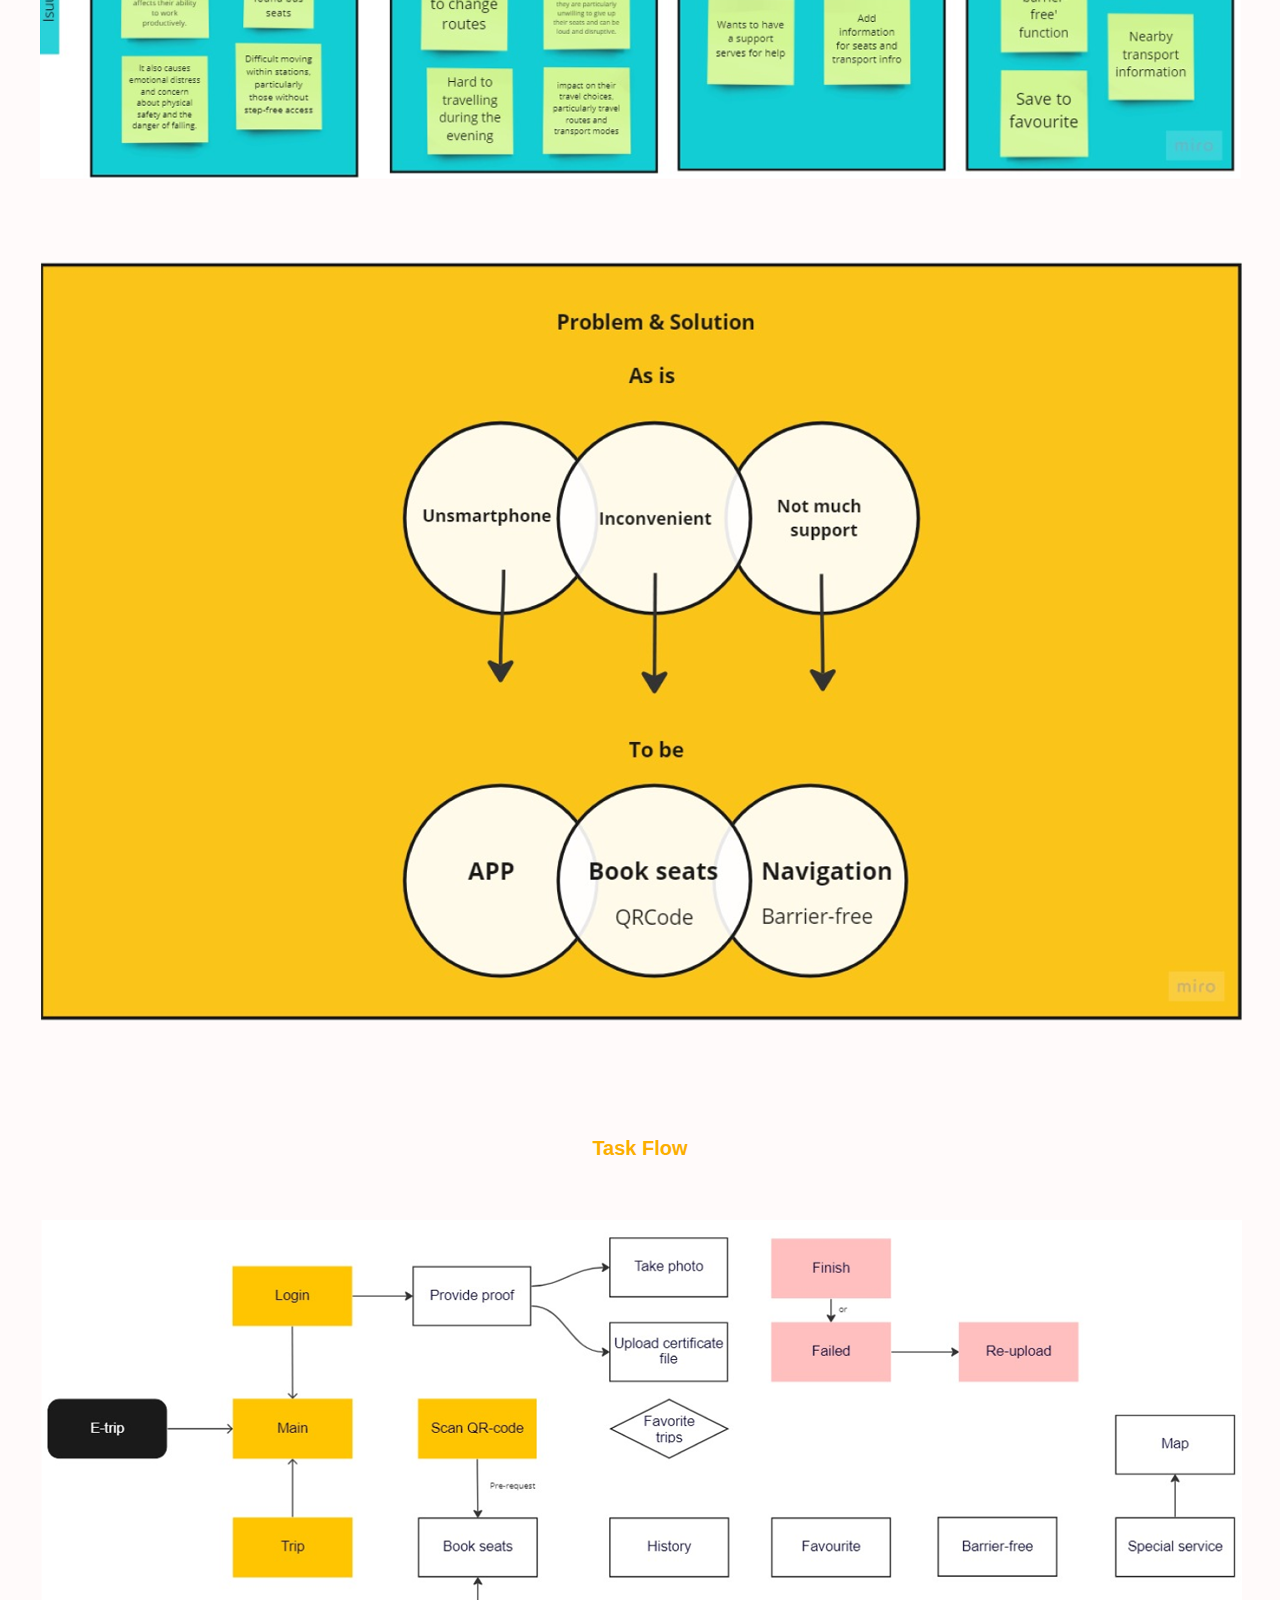
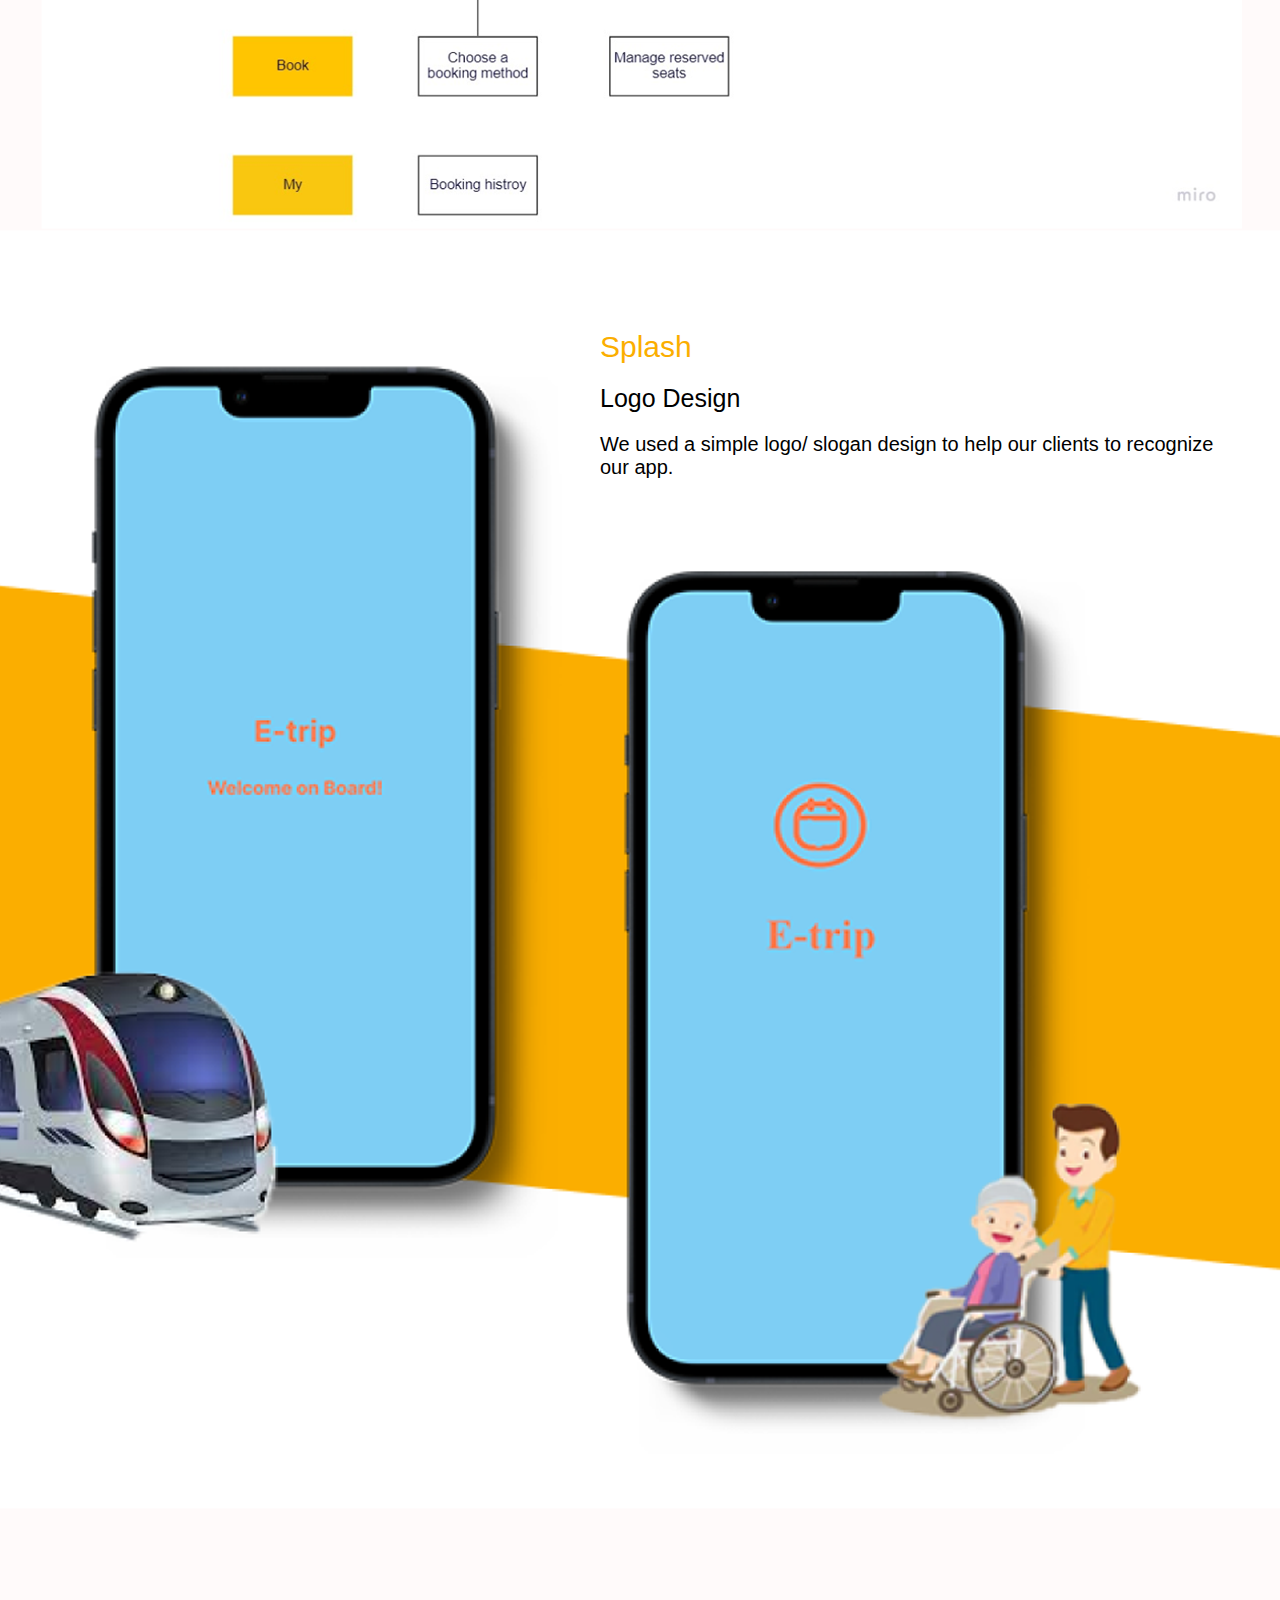
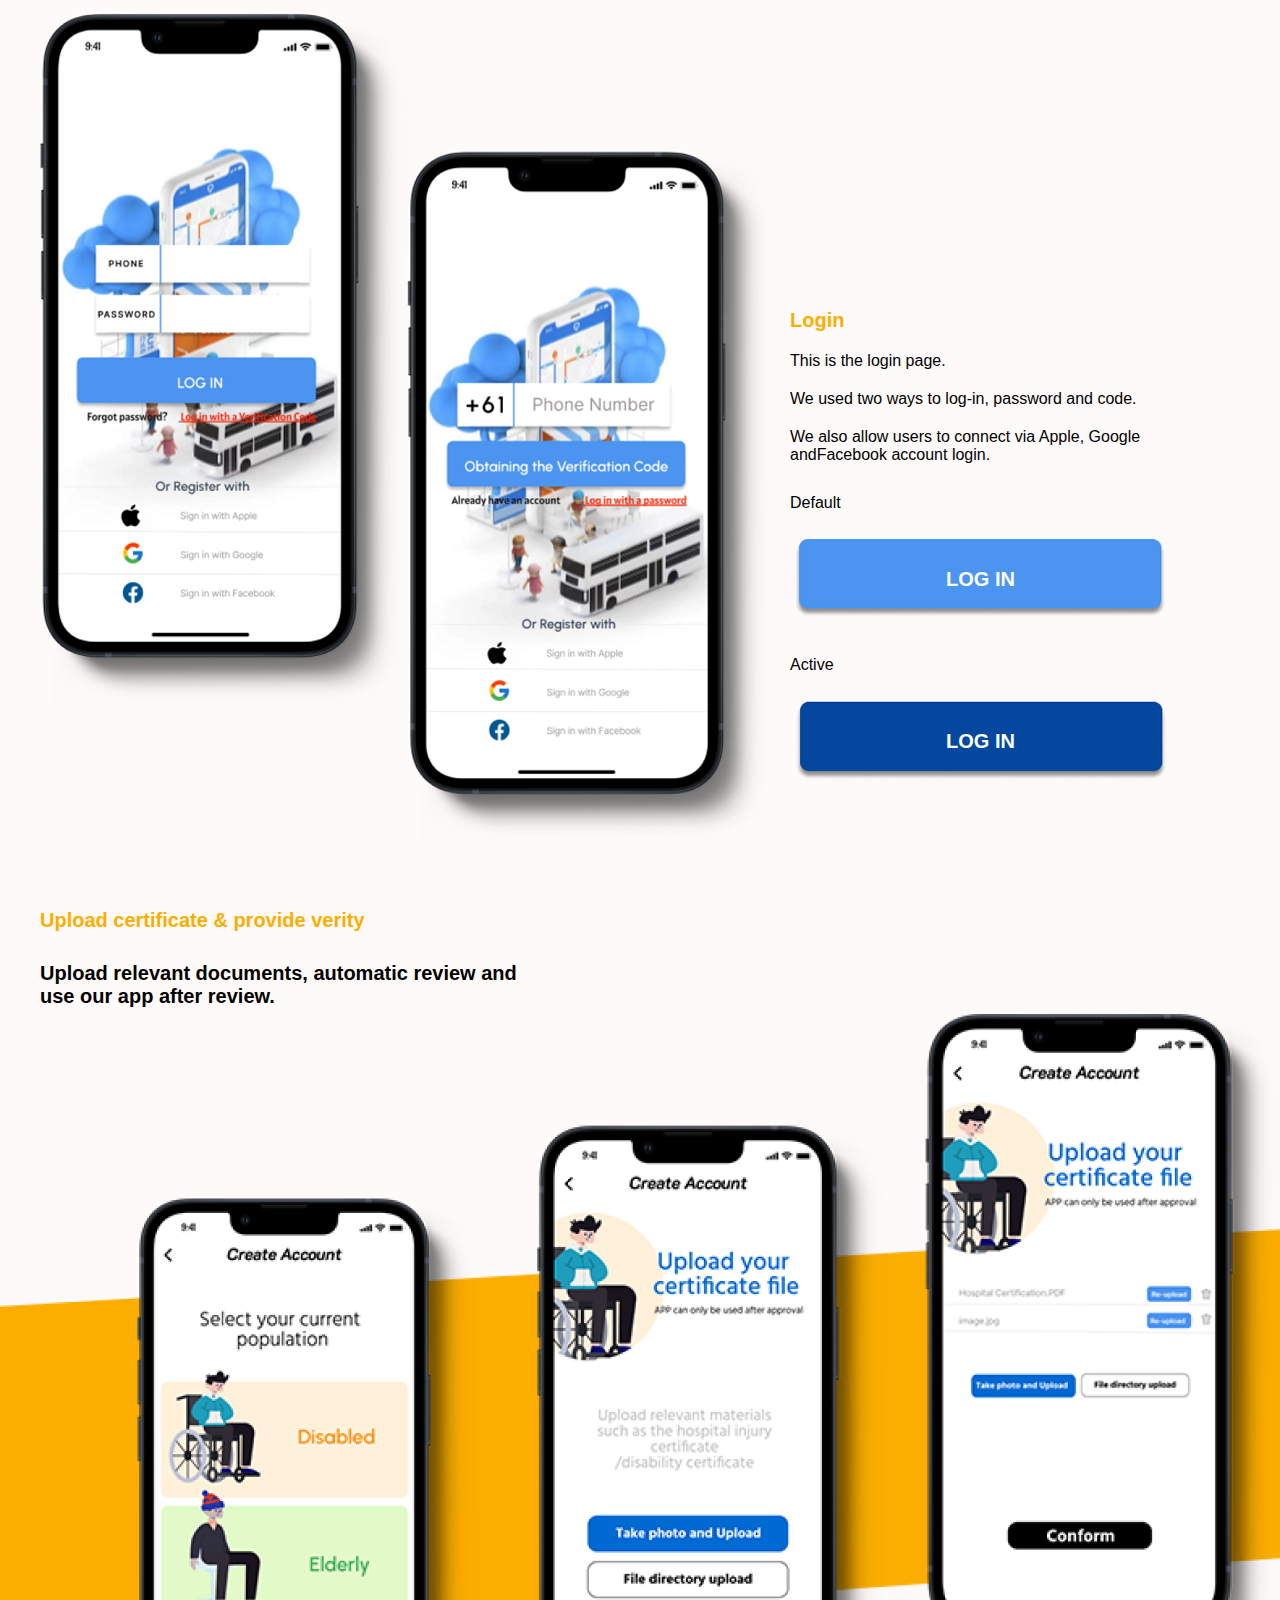
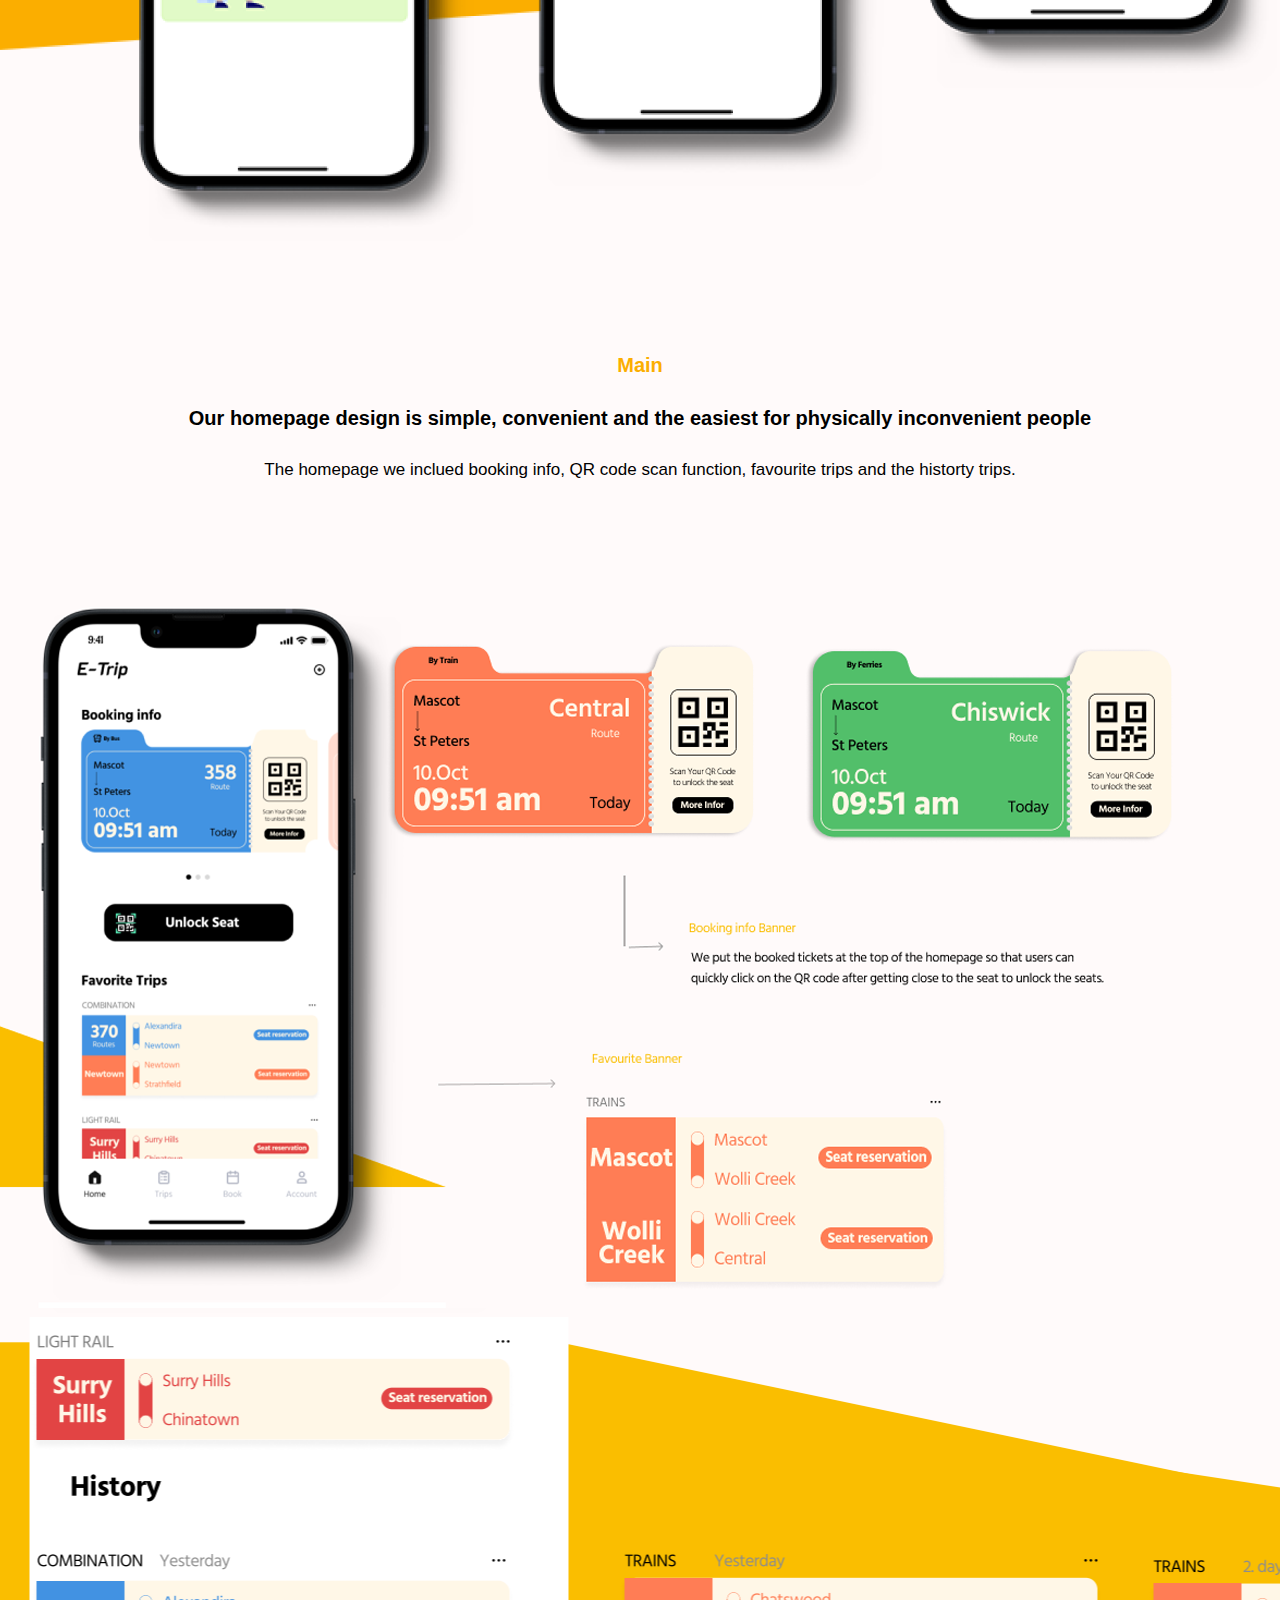
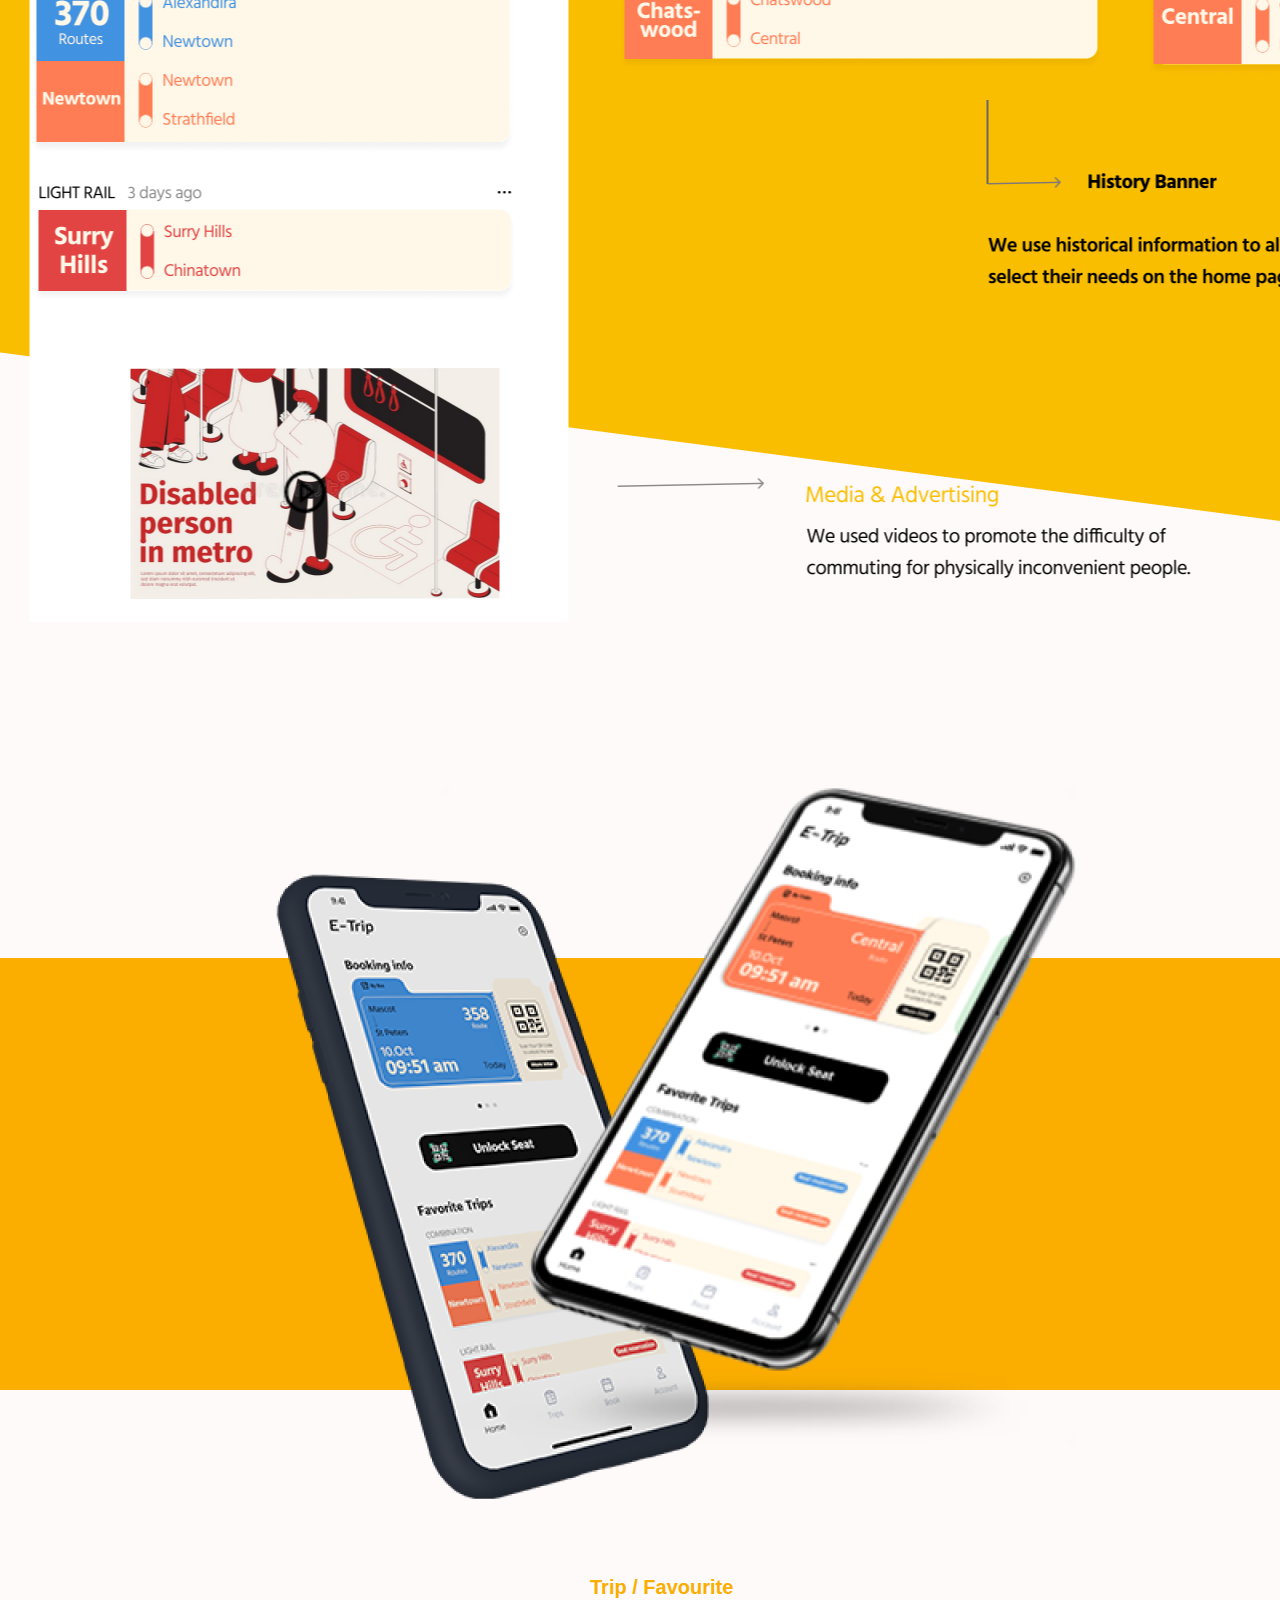
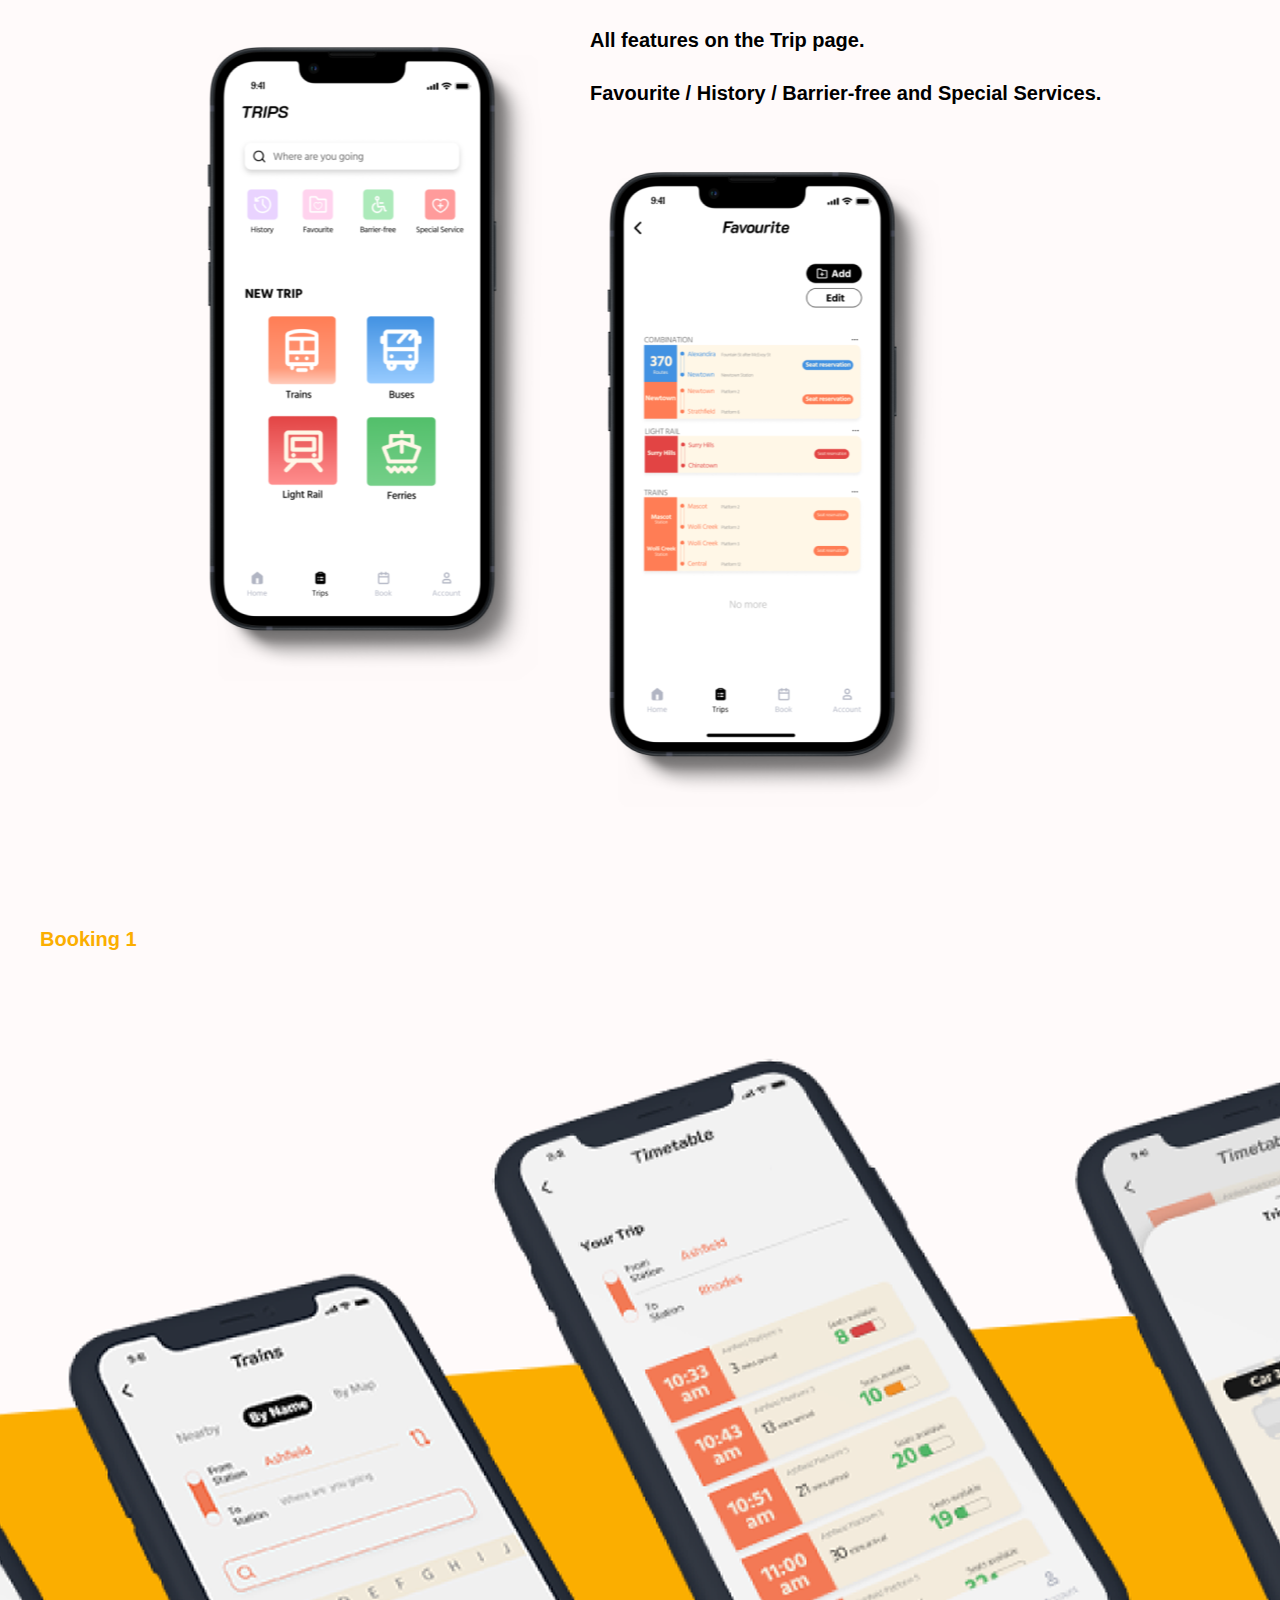
<file: uxProject2.html>
<!doctype html>
<html>
<head>
<meta charset="utf-8">
<title>uxProject2 (1)</title>
<link href="css/css.css" rel="stylesheet" type="text/css">
<link href="https://fonts.googleapis.com/icon?family=Material+Icons"rel="stylesheet">
<style type="text/css">
body{
	font-size:14px;
	color:#000;
	font-family:Arial;
	background:#fffafa;
}
</style>
<script type="text/javascript">
function MM_swapImgRestore() { //v3.0
  var i,x,a=document.MM_sr; for(i=0;a&&i<a.length&&(x=a[i])&&x.oSrc;i++) x.src=x.oSrc;
}
function MM_preloadImages() { //v3.0
  var d=document; if(d.images){ if(!d.MM_p) d.MM_p=new Array();
    var i,j=d.MM_p.length,a=MM_preloadImages.arguments; for(i=0; i<a.length; i++)
    if (a[i].indexOf("#")!=0){ d.MM_p[j]=new Image; d.MM_p[j++].src=a[i];}}
}

function MM_findObj(n, d) { //v4.01
  var p,i,x;  if(!d) d=document; if((p=n.indexOf("?"))>0&&parent.frames.length) {
    d=parent.frames[n.substring(p+1)].document; n=n.substring(0,p);}
  if(!(x=d[n])&&d.all) x=d.all[n]; for (i=0;!x&&i<d.forms.length;i++) x=d.forms[i][n];
  for(i=0;!x&&d.layers&&i<d.layers.length;i++) x=MM_findObj(n,d.layers[i].document);
  if(!x && d.getElementById) x=d.getElementById(n); return x;
}

function MM_swapImage() { //v3.0
  var i,j=0,x,a=MM_swapImage.arguments; document.MM_sr=new Array; for(i=0;i<(a.length-2);i+=3)
   if ((x=MM_findObj(a[i]))!=null){document.MM_sr[j++]=x; if(!x.oSrc) x.oSrc=x.src; x.src=a[i+2];}
}
</script>
</head>

<body onLoad="MM_preloadImages('images/7_1.png','images/8_1.png','images/9_1.png','images/10_1.png','images/11_1.png','images/12_1.png')">
    <section>
        <!-- BACK TO TOP BUTTON -->
        <a href="#" class="back-to-top">
            <span class="material-icons">arrow_upward</span>
        </a>
    </section>
<header>
	<div class="head_c">
    	<div class="logo"><img src="images/1.png" alt=""/><p>Noah</p></div>
         <nav>
        	<ul>
            <li><a href="index.html">HOME</a></li>
            <div class="dropdown">
  				<a href="#"><div class="dropbtn">PROJECT</div></a>
  				<div class="dropdown-content">
    				<a href="UI.html" target="_blank">UX/UI</a>
    				<a href="video.html">VIDEO</a>
                    <a href="Game.html">GAME</a>
                    <a href="animation.html">ANIMATION</a>
                    <a href="Other.html">OTHER</a>
  				</div>
			</div>
            <li><a href="about.html">ABOUT</a></li>
           
            <li><a href="contact.html">CONTACT</a></li>
            </ul>
        </nav>
    </div>
</header>

<div class="banner11">
</div>

<div class="help">

	<div class="help_left"><img src="images/85.png" alt=""/></div>
    <div class="help_right">
    <span>UX</span>
    <p>Helping physically inconvenient people have a more meaningful commuting experience.</p>
    </div>
</div>

<div class="over">
	<div class="over_c">
    	<span>Overview</span>
        <div class="why">
        	<p>Why design this?</p><o>It's good for physically inconvenient people.</o>
        </div>
        <div class="over_c_c"><p>E-trip app is the best commuting app for physically inconvenient people, which allows prpeople to easily book seats on puplic transportation such as bus, tram so that their physical needs can be fulfilled. By providing useful functions, physically inconvenient can experience a new good commuting experience. We seek a new concept commuting app to provide a more meaningful commuting experience for this target group.</p></div>
    </div>
</div>

<div class="interview">
	<span>User interview</span>
    <p>To solve this myself, l started brainstorming the elements of a successful commuting experience for this group. What are the main problems they encounter during their commute? How can I help? How can I solve these problems in a good way? What other needs, interests, and questions might arise while commuting?</p>
    <o>Barriers faced by physically inconvenient people</o>
<img src="images/86.png" alt=""/>
     
</div>
<div class="Data1">
<p>Data was sampled from 15 people</p>
</div>

<div class="tong1"></div>

<div class="Persona">
<span>User Persona</span>
<img src="images/88.png" alt=""/>
</div>

<div class="Journey">
<span>Journey Map</span>
<img src="images/89.png" alt=""/><p>Affinity Diagram
</p><img src="images/90.png" alt=""/><img src="images/91.png" alt=""/>
</div>

<div class="taskq">
<span>Task Flow</span>
<img src="images/92.png" alt=""/>
</div>


<div class="splash">
<div class="splash_c">
	<span>Splash</span>
    <p>Logo Design</p>
    <o>We used a simple logo/ slogan design to help our clients to recognize our app.</o>
</div>
</div>


<div class="login">
	<div class="login_left"><img src="images/94.png" alt=""/></div>
	<div class="login_right">
    	<span>Login</span>
        <p>This is the login page.</p>
        <p>We used two ways to log-in, password and code.</p>
        <p>We also allow users to connect via Apple, Google andFacebook account login.</p>
        <o>Default</o>
        <div class="log">LOG IN</div>
        <o>Active</o>
        <div class="log2">LOG IN</div>
    </div>
</div>


<div class="tong2">
<div class="tong2_c">
	<span>Upload certificate & provide verity</span>
    <p>Upload relevant documents, automatic review and use our app after review.</p>
    </div>
</div>

<div class="fumain">
	<span>Main</span>
    <p>Our homepage design is simple, convenient and the easiest for physically inconvenient people</p>
    <o>The homepage we inclued booking info, QR code scan function, favourite trips and the historty trips.</o>
<div class="tong3"></div>
<div class="tong4"></div>
<div class="tong5"></div>
</div>

<div class="trip">
	<span>Trip / Favourite</span>
    <p>All features on the Trip page.</p>
    <p>Favourite / History / Barrier-free and Special Services.</p>
</div>

<div class="Booking1">Booking 1</div>
<div class="Booking1_img"></div>

<div class="Booking2">
	<div class="Booking2_left"><img src="images/101.png" alt=""/><img src="images/103.png" alt=""/></div>
    <div class="Booking2_right">
    	<span>Booking 2</span>
        <p>We also allow users to select by date to quickly select their stations.</p>
        <img src="images/102.png" alt=""/>
    </div>
</div>

<div class="qr">
	<span>QR Code</span>
        <p>A simple QR code page allows users to quickly scan it.</p>
</div>
<div class="qr_img"></div>

<div class="acc">
	<span>Account</span>
        <p>We allow users to find booked information on the Account page.</p>
</div>
<div class="acc_img"></div>

<div class="tong6"></div>

<div class="proto">
	<div class="proto_title">Prototype and Testing</div>
    <div class="proto_futitle">User-testing</div>
    <img src="images/107.png" alt=""/><img src="images/108.png" alt=""/>
</div>

<div class="usa">
<div class="proto_title">Usability Testing</div>
<o>After the high-fidelity prototype was finalized, a Usability Test Guide was written and proposed. Participants from physical disabled people were then recruited to take part in a Zoom virtual usability test</o>
<o>Four usability tests using the hi-fidelity prototype of the E-trip App were conducted.</o>
<o>There were seven tasks created to test the usability and critical objectives of the feature including, creating an account and logging in, finding booking information, adding itinerary to favorites, select seats, scan QR code to unlock seats,and learning how to easily walk through stations with our Barrier-free' feature.</o>
<div class="tset">
	<p><b>The test goals included the following:</b></p>
    <p>• ldentify any critical errors or incomplete task flows within the app</p>
    <p>• Evaluate if the user comes across challenges with navigation or design</p>
    <p>• Understand successful task flows and identify helpful Ul features</p>
    <p>• Assess to see that relevant information is in the right place at the right time</p>
</div>
</div>
<div class="tset">
	<p><b>Summary of Feedback</b></p>
	<div class="sum">
    	<div class="shu"></div>
        <p>"lt's all right there, you shouldn't have any issues." - Participant on browsing Booking pages</p>
    </div>
    <div class="sum">
    	<div class="shu"></div>
        <p>"l like the Trip page it summarizes all functions and gives you a great description and care details with icons!" - Participant on Booking pages</p>
    </div>
    <div class="sum">
    	<div class="shu"></div>
        <p>"l think the map should also add the homepage and needed more info." - Participant on Barrier- free</p>
    </div>
</div>



<div class="usa">
<o>Of the seven tasks, all task flows were completed sufficiently and with expediency by all participants. All participants were impressed with the visual design, design patterns and the navigation of the app. Each participant mentioned their needs; one participant wanted to utilize the 'Barrier-free' feature solely, another for strictly finding booking information for their trip, and another participant to learn moreabout our app in general.</o>
<div class="tset">
	<p><b>Each stated that this application would meet their individual needs and was successful in reaching their end goal.There were many valid and interesting suggestions:</b></p>
    <p>• Add more information on the map page.</p>
    <p>• Some particpants not prompted to allow the application to access the mobile camera, so we should add a
prompt asking to use the Allowed Apps</p>
    <p>• Favoriting on the Barrier-free' feature</p>
    <p>• Extra details about booking information, like, seats capacity</p>
    <p>• Add some useful buttons for research page.</p>
</div>


<div class="exam">
	<span>Examples for lmprovements</span>
	<img src="images/109.png" alt=""/>
    <p>The left Barrier-free' page shows insufficient detail of the lead-in function in Barrier-free'</p>
    <p>We updated (see right side figure) Barrier free' has added many details to help users find their way around better. For example, add the punctuation of elevator and voice navigation mode.</p>
	<img src="images/110.png" alt=""/>
    <p>We redesigned the app's home page. The homepage design on the left was confusing to users so we removed the "set a commute" feature that should have been placed in the Trip page.</p>
    <p>On the right is our new home page design.</p>
</div>

</div>
<a href="https://www.youtube.com/watch?v=jPIiguxryjU&t=20s"  target="_blank">  <div class="prom2">View Promote Video</div></a> 

<div class="ref">
	<p> Reflection for this case study: <a target="_blank" href="Reflection.pdf" > Reflection</a> </p>
    <p>My role: User lnterview / User Analysis / Interaction / Prototyping & Testing</p>
    <p>Team: Ziqian Zhang / Ziyang Huang / Ziyu Ma / Jiapeng Cheng / Wenwen Zhao</p>

</div>



<div class="next">
	<div class="next_one"><p>Next Project</p><img src="images/79.png" alt=""/></div>
	<a href="uxProject1.html"><h2>Mindlax APP Design</a></h2>
    <a href="uxProject1.html" target="_blank"><img src="images/113.png" alt=""/></a>
</div>


<footer>
	<div class="foot_c">
    	<div class="foot_top">
        	<div class="foot_top_left">Ziqian is a UX/Ul designer, video creator and multimedia
designer from University of Technology Sydney. Based in
New York, working worldwide.</div>
            <div class="foot_top_right">
            	<p>KEEP TABS ON ME</p>
                
                <div class="bianse1"><a href="https://ziqian-noah.itch.io" target="_blank" onMouseOut="MM_swapImgRestore()" onMouseOver="MM_swapImage('1','','images/7_1.png',1)"><img src="images/7.png" width="29" height="26" id="1"></a></div>
                <div class="bianse2"><a href="https://www.linkedin.com/in/ziqian-zhang-a9701b194/" target="_blank" onMouseOut="MM_swapImgRestore()" onMouseOver="MM_swapImage('2','','images/8_1.png',1)"><img src="images/8.png" width="29" height="26" id="2"></a></div>
                <div class="bianse3"><a href="https://www.facebook.com/profile.php?id=100024909460407&sk=about_details" target="_blank" onMouseOut="MM_swapImgRestore()" onMouseOver="MM_swapImage('3','','images/9_1.png',1)"><img src="images/9.png" width="29" height="31" id="3"></a></div>
                <div class="bianse4"><a href="https://www.behance.net/zhangziqian/projects" target="_blank" onMouseOut="MM_swapImgRestore()" onMouseOver="MM_swapImage('4','','images/10_1.png',1)"><img src="images/10.png" width="29" height="26" id="4"></a></div>
                <div class="bianse5"><a href="https://space.bilibili.com/533470708" target="_blank" onMouseOut="MM_swapImgRestore()" onMouseOver="MM_swapImage('5','','images/11_1.png',1)"><img src="images/11.png" width="29" height="26" id="5"></a></div>
                <div class="bianse6"><a href="https://www.youtube.com/channel/UCq76bDlOixsAVKYQL2zb1sg" target="_blank" onMouseOut="MM_swapImgRestore()" onMouseOver="MM_swapImage('6','','images/12_1.png',1)"><img src="images/12.png" width="29" height="26" id="6"></a></div>
                
          </div>
        </div>
        <div class="foot_bottom">COPYRIGHT @ 2023 Ziqian Noah.</div>
    </div>
</footer>

</body>
</html>
</file>
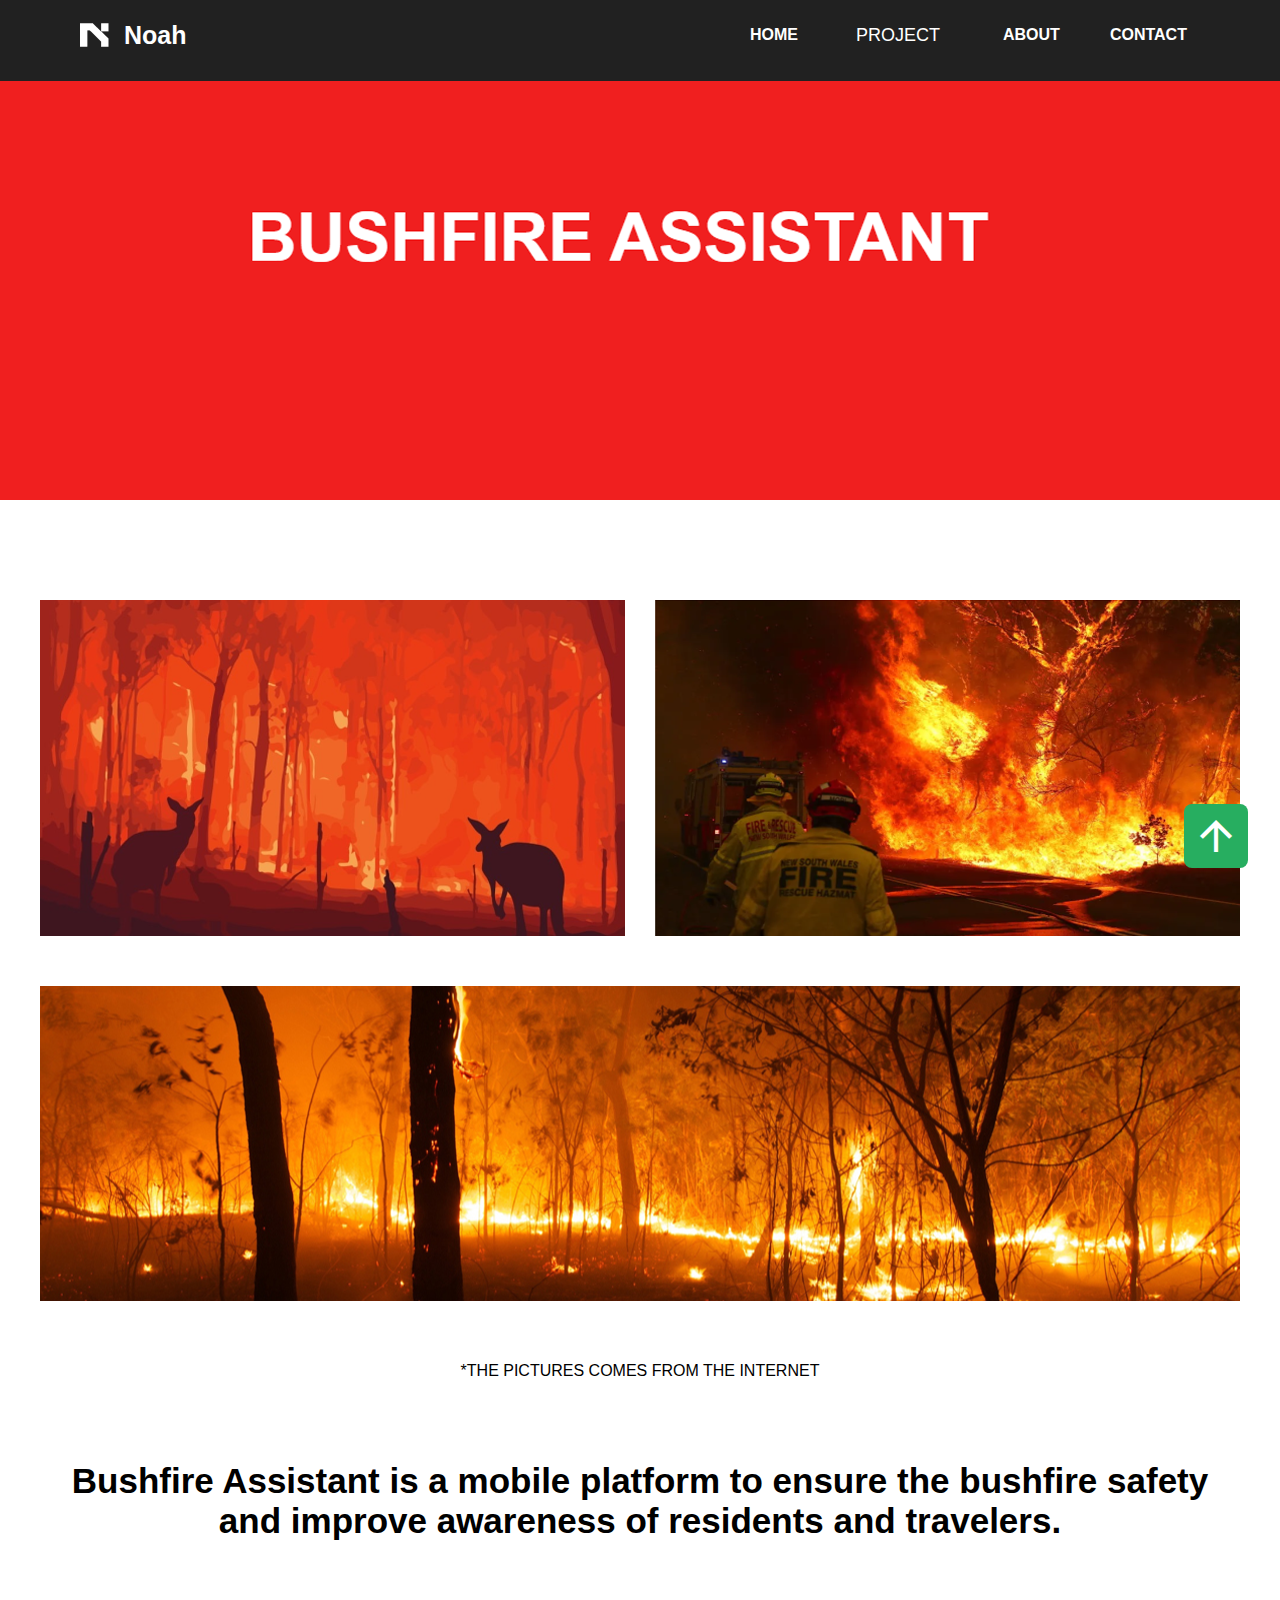
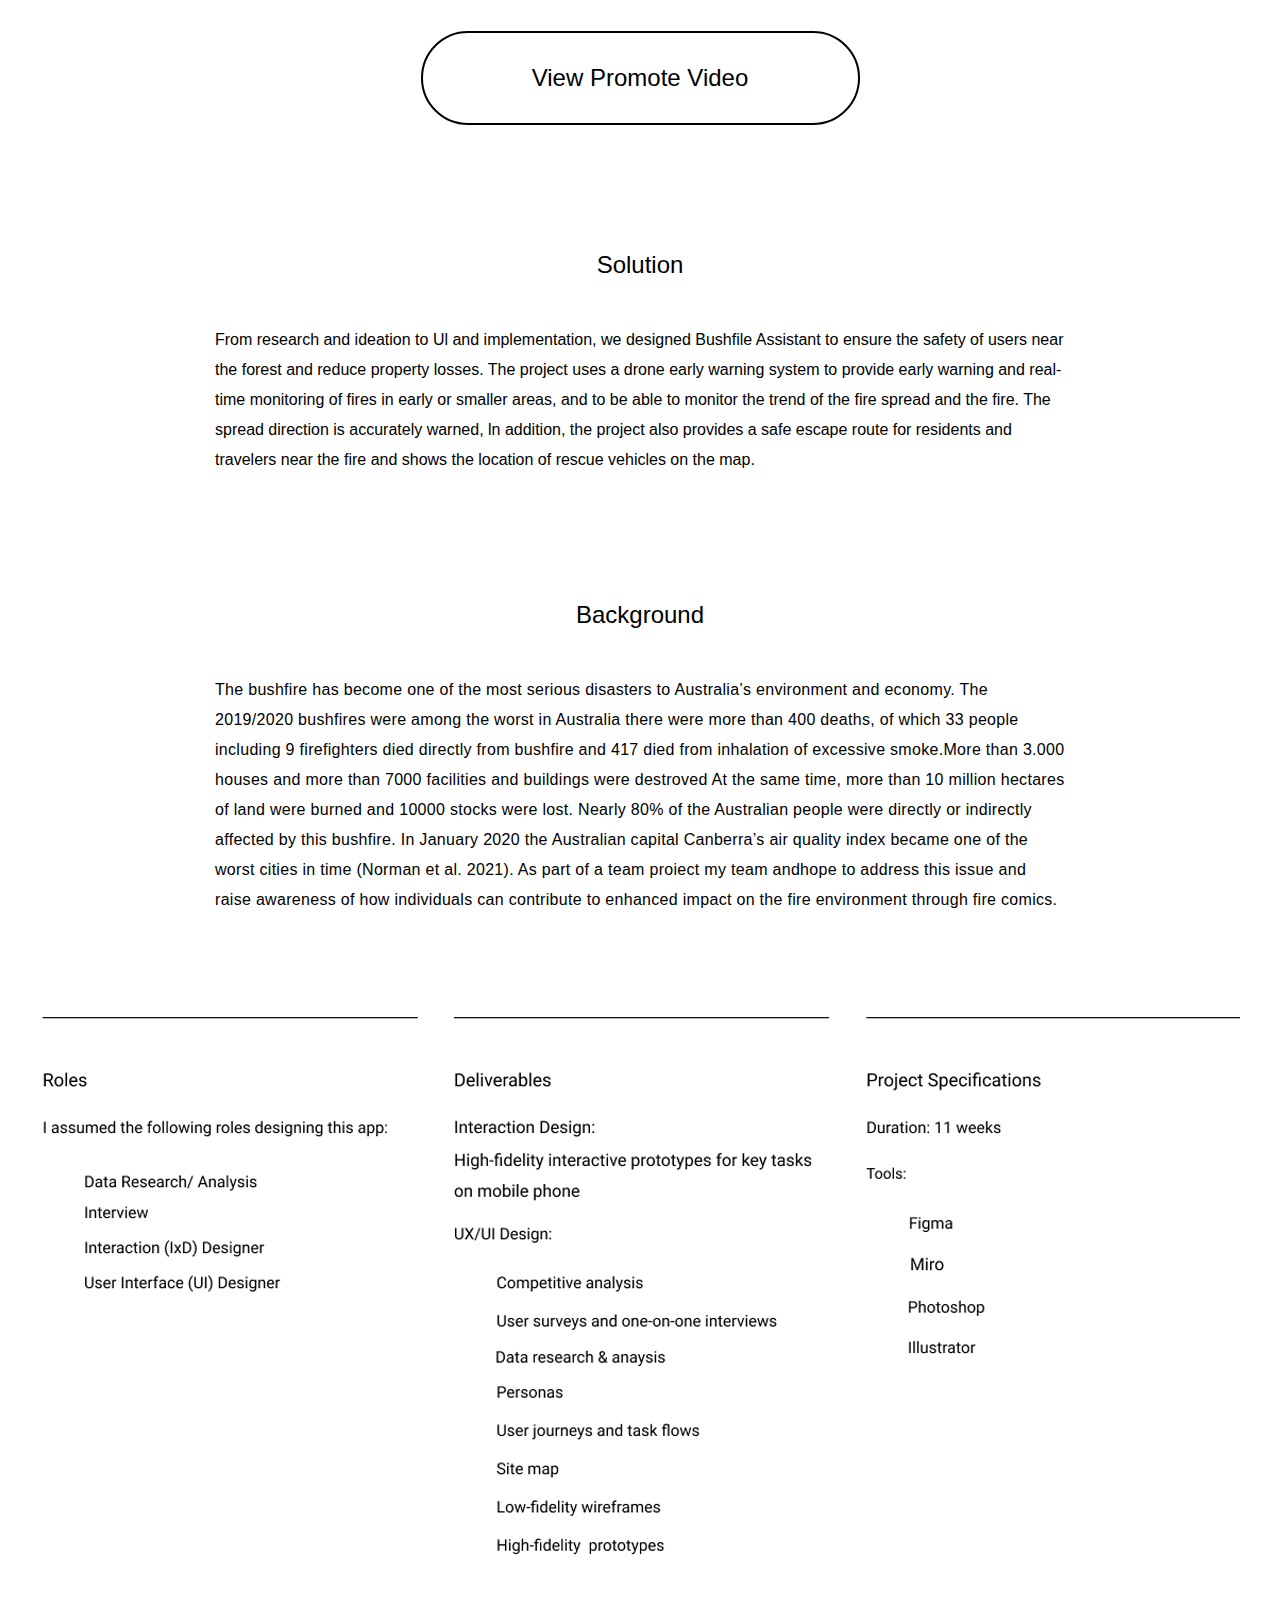
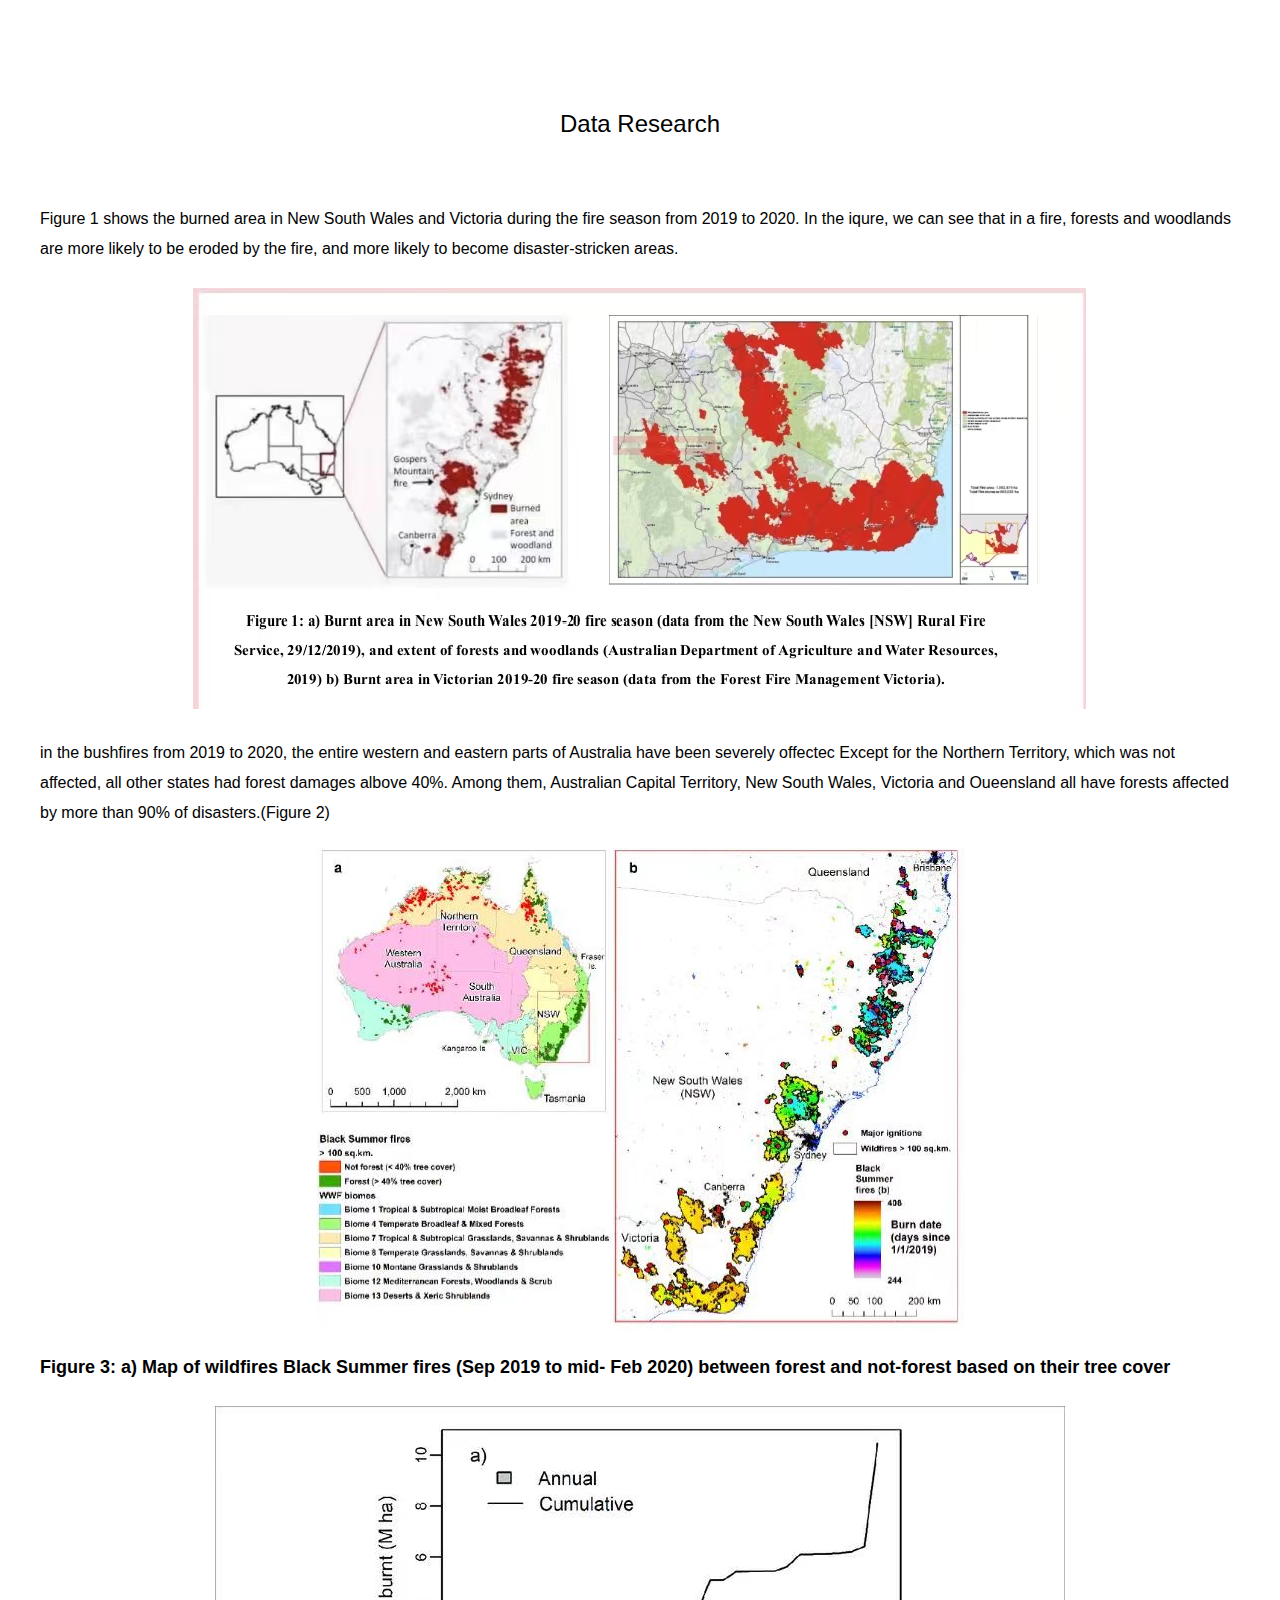
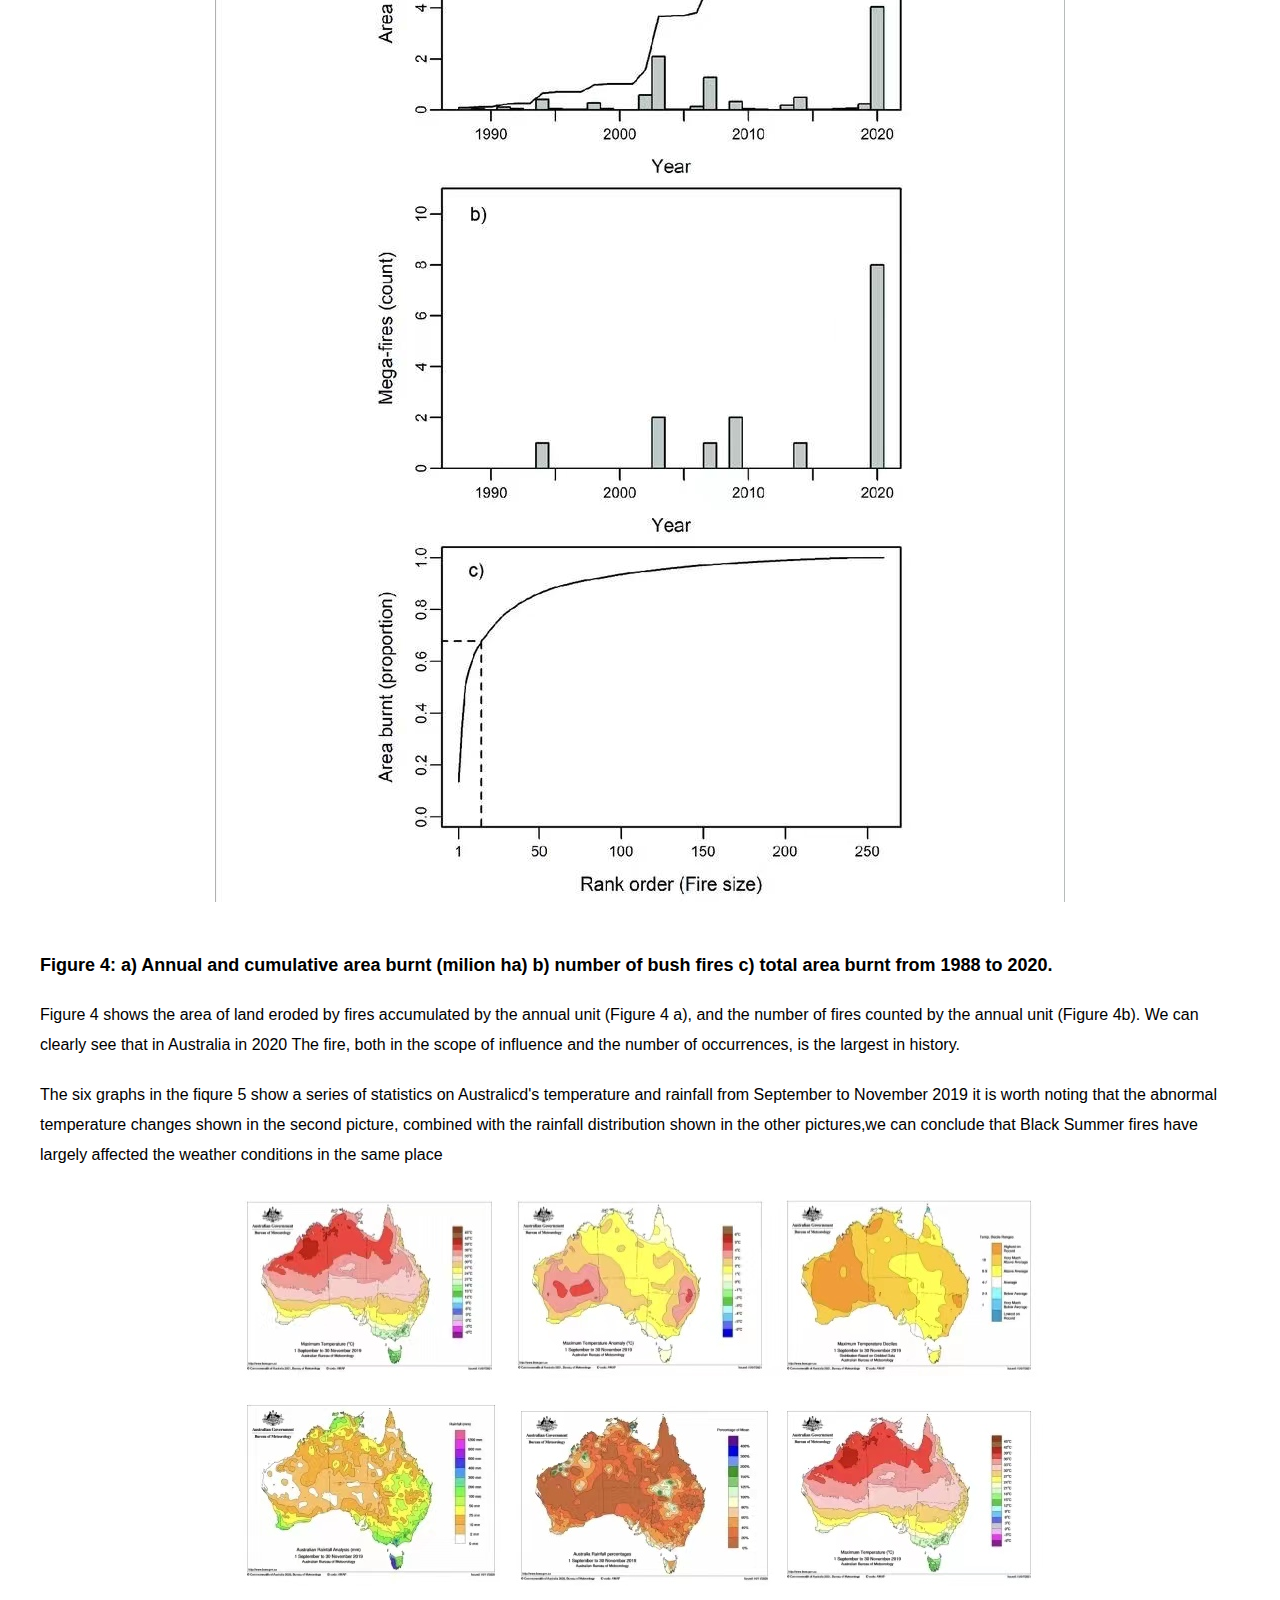
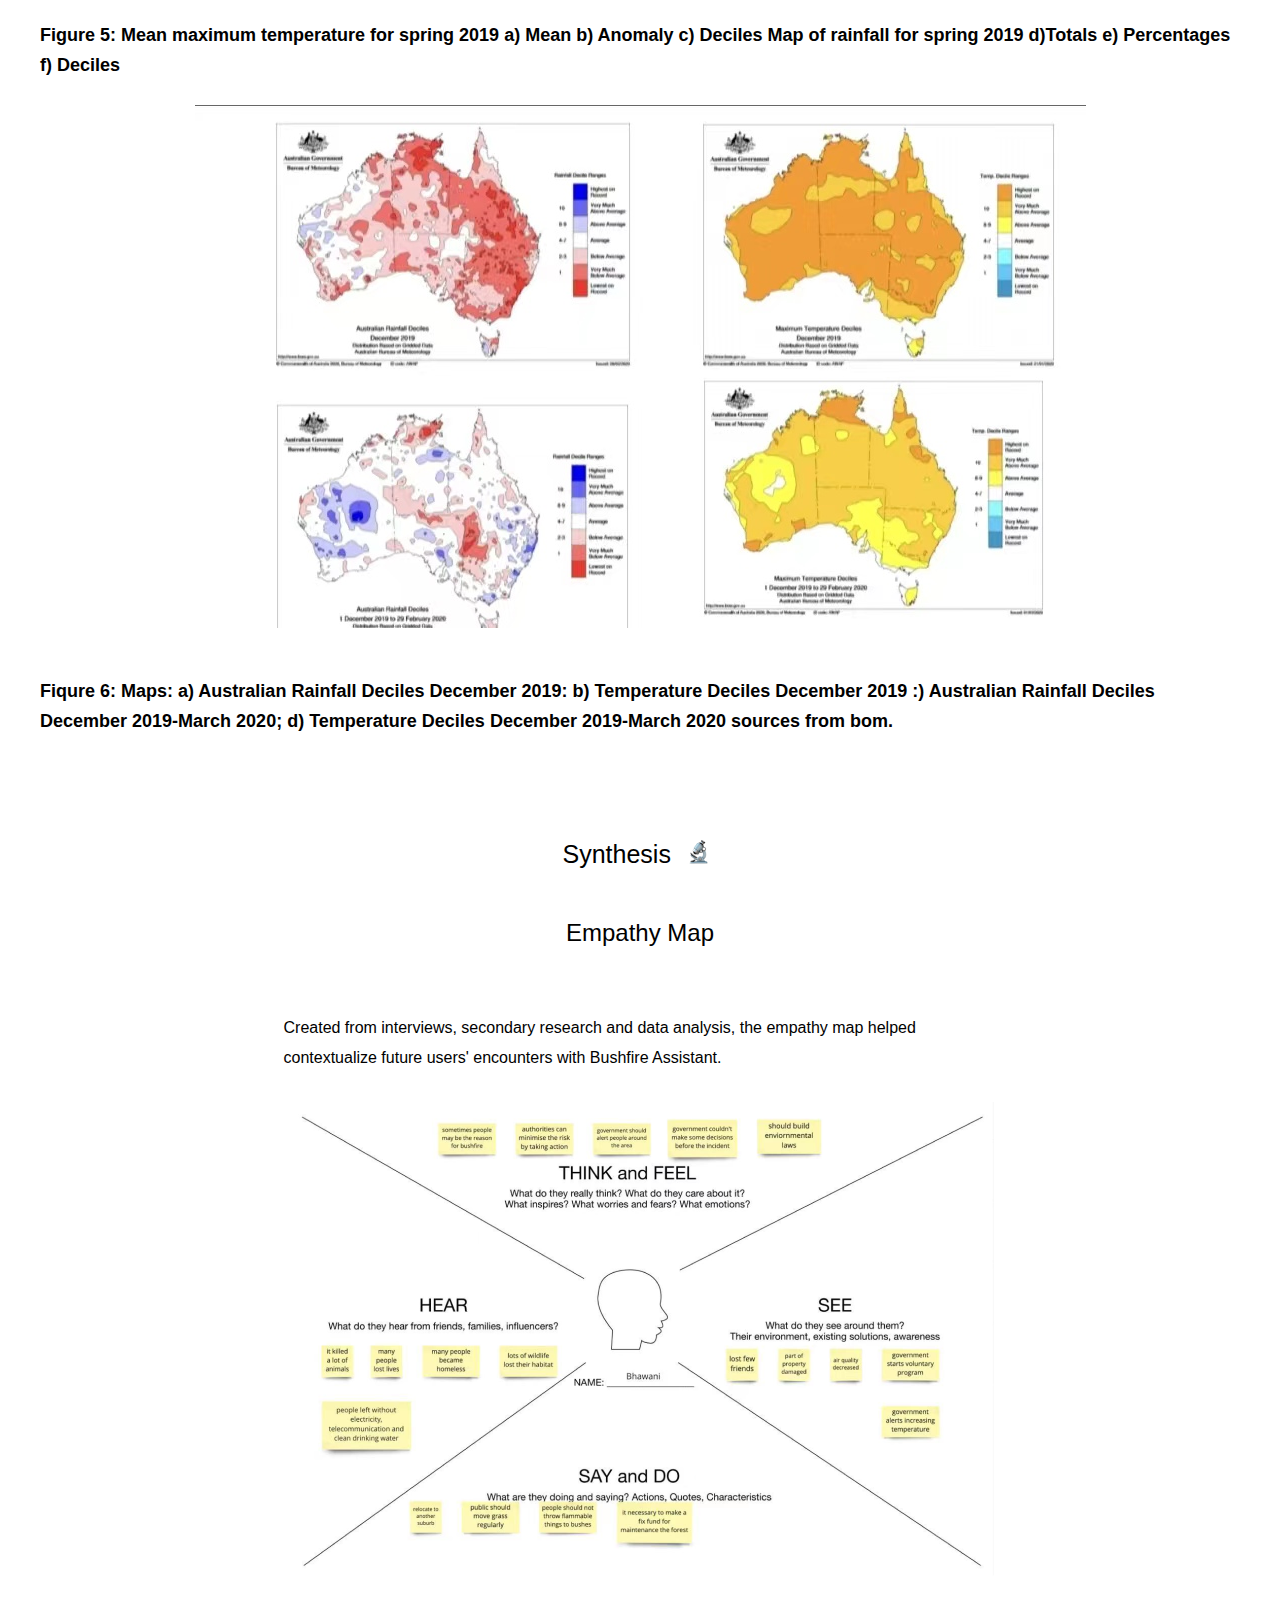
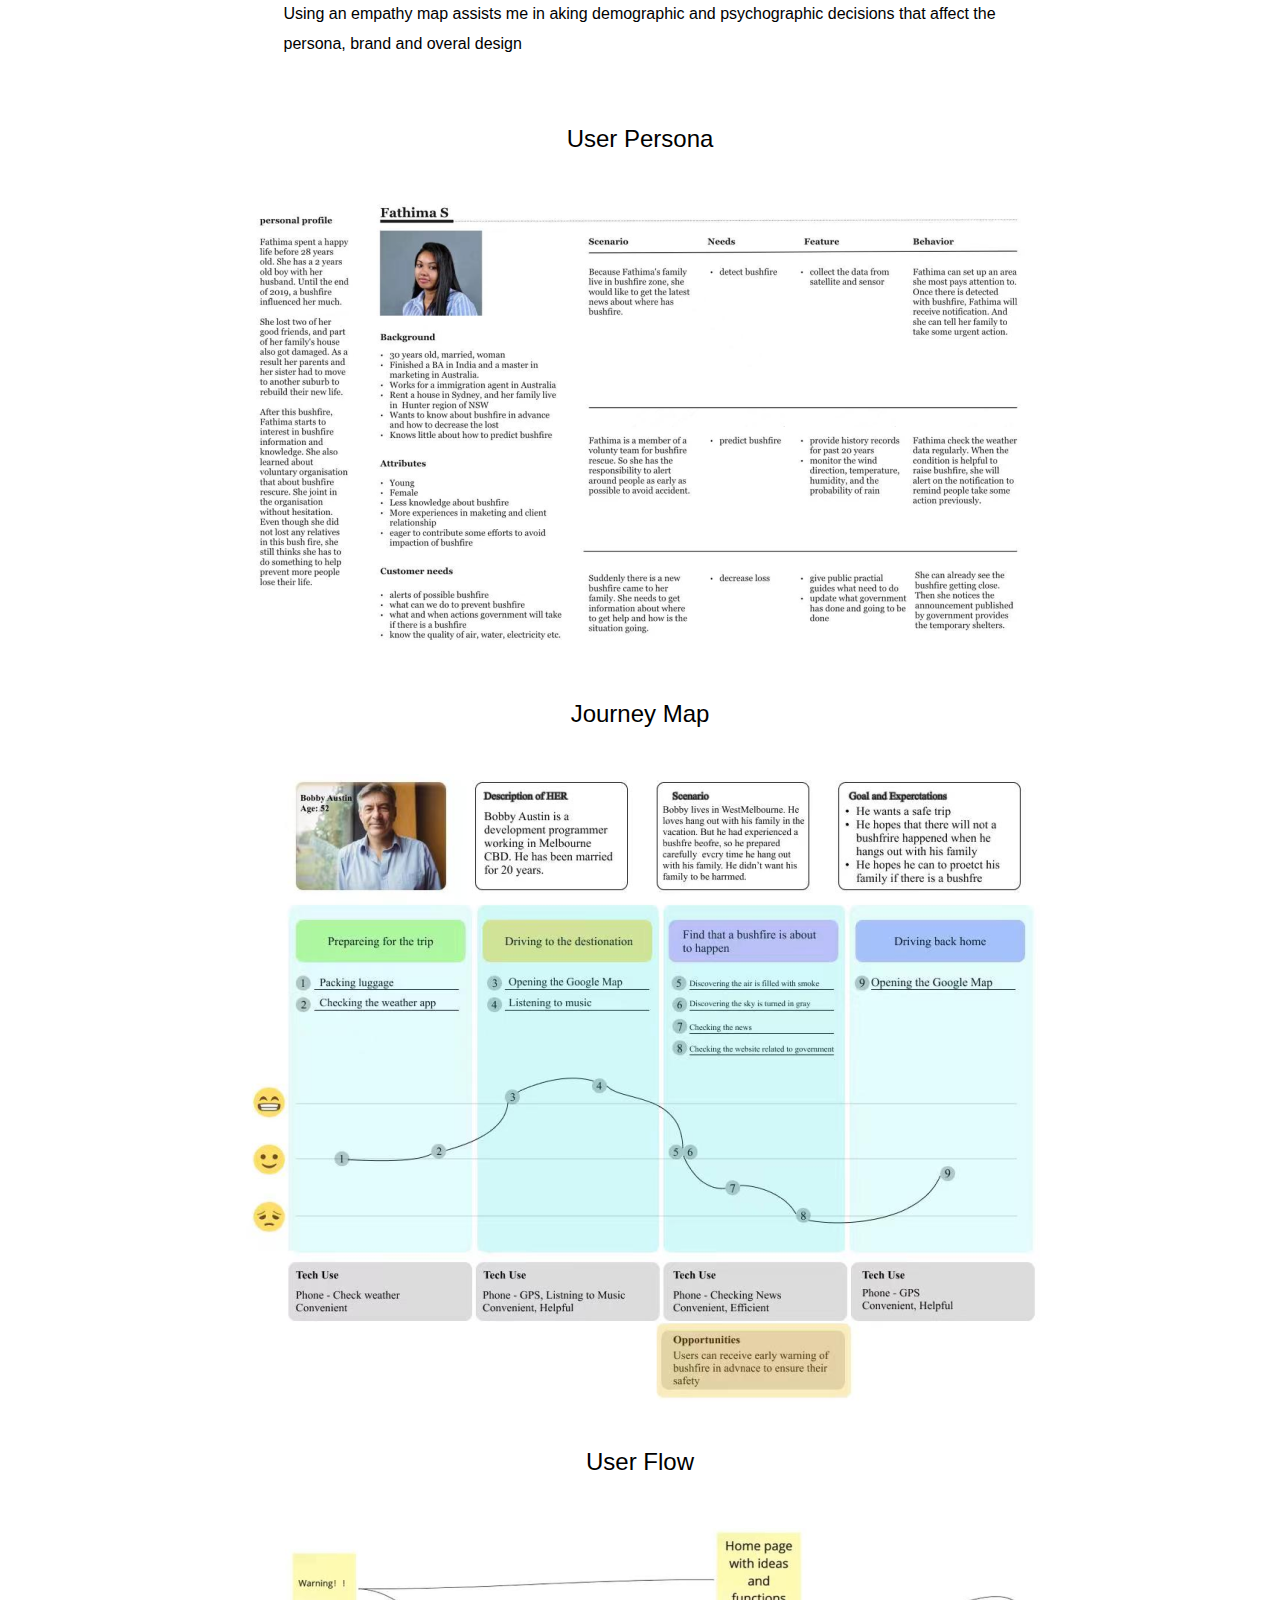
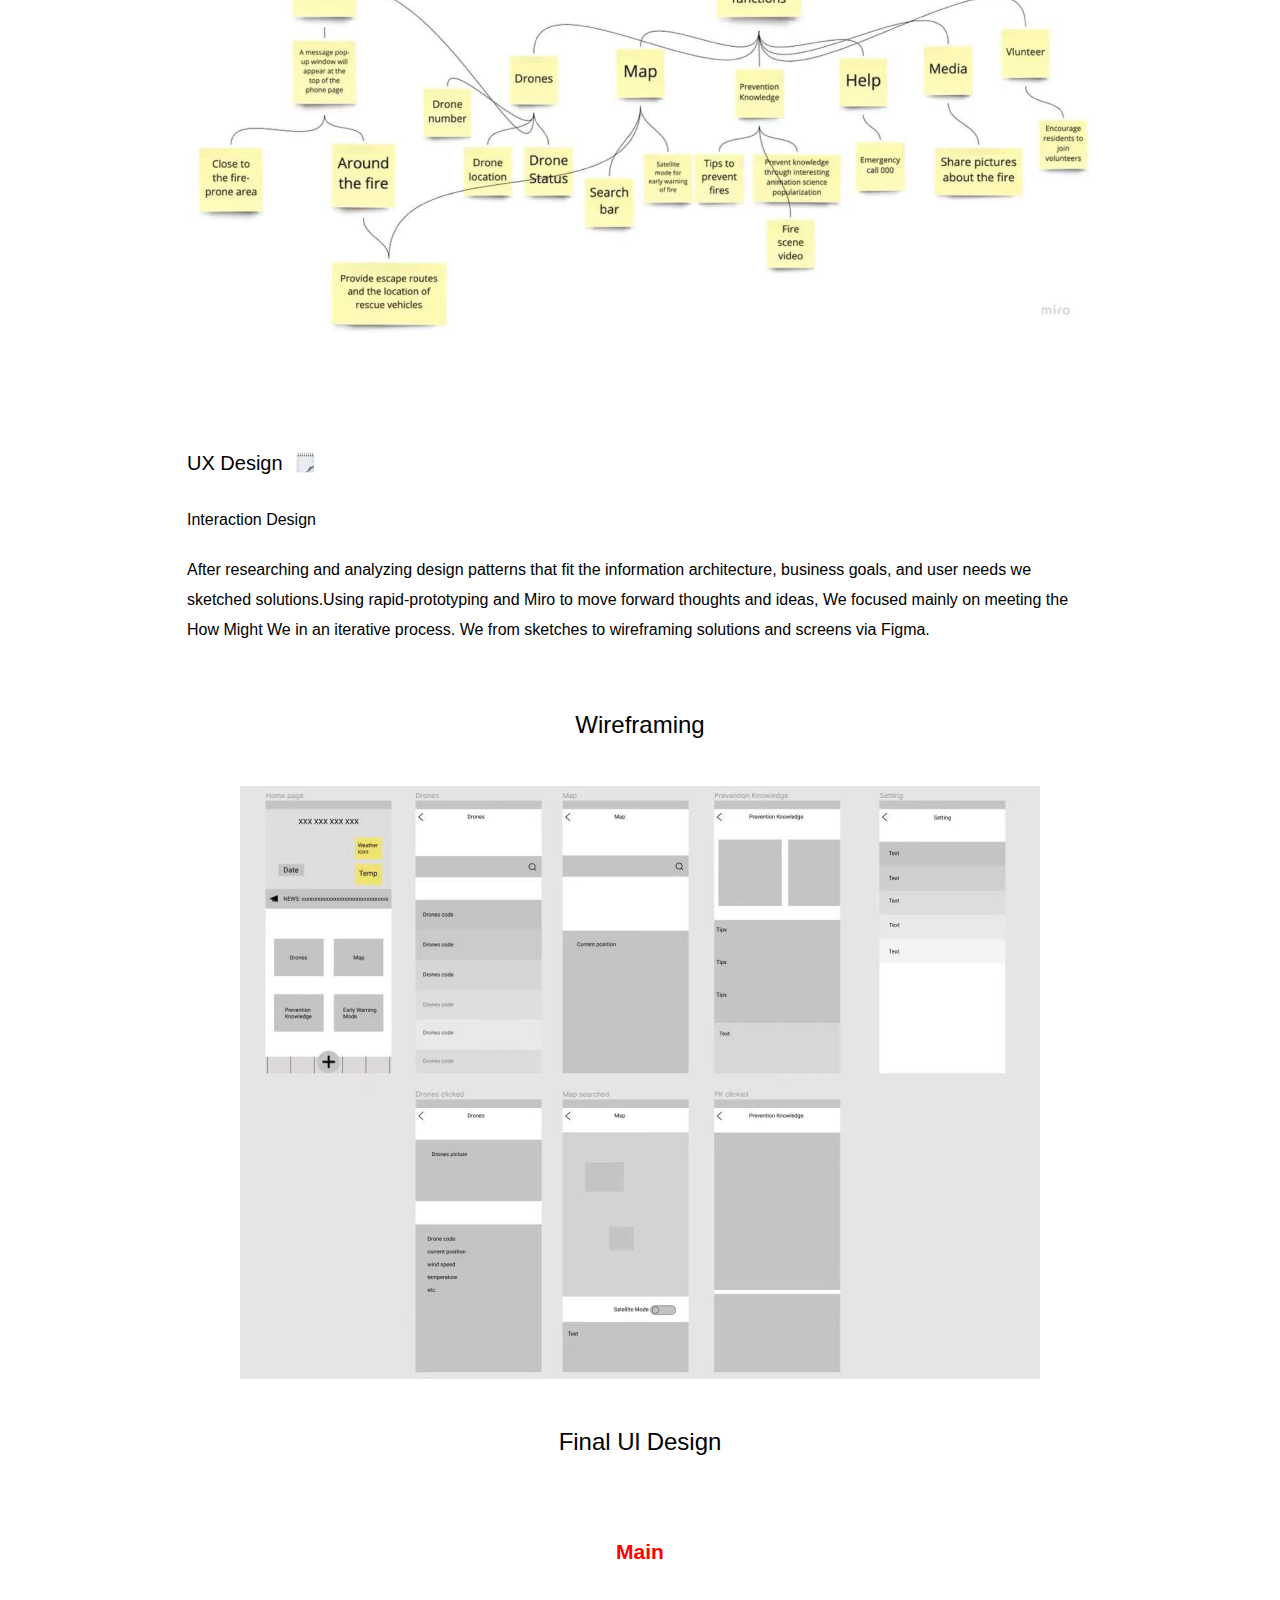
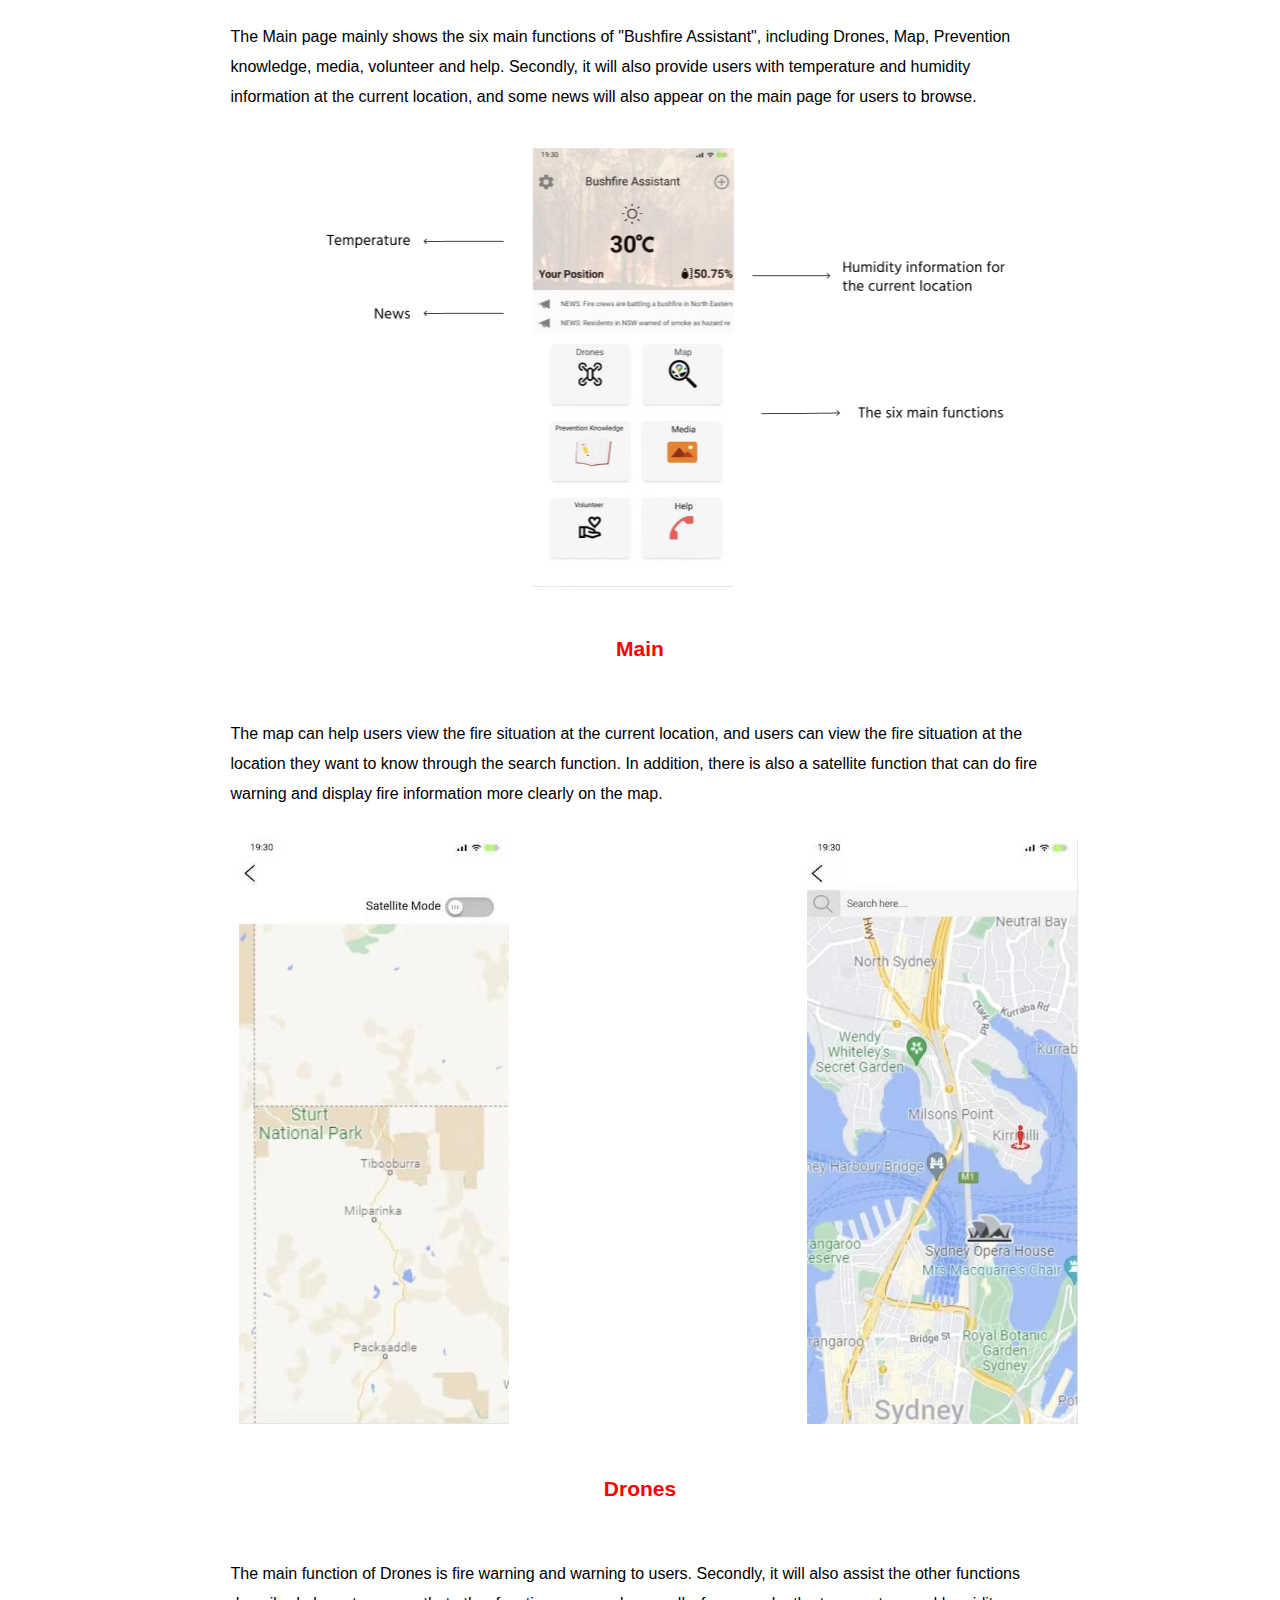
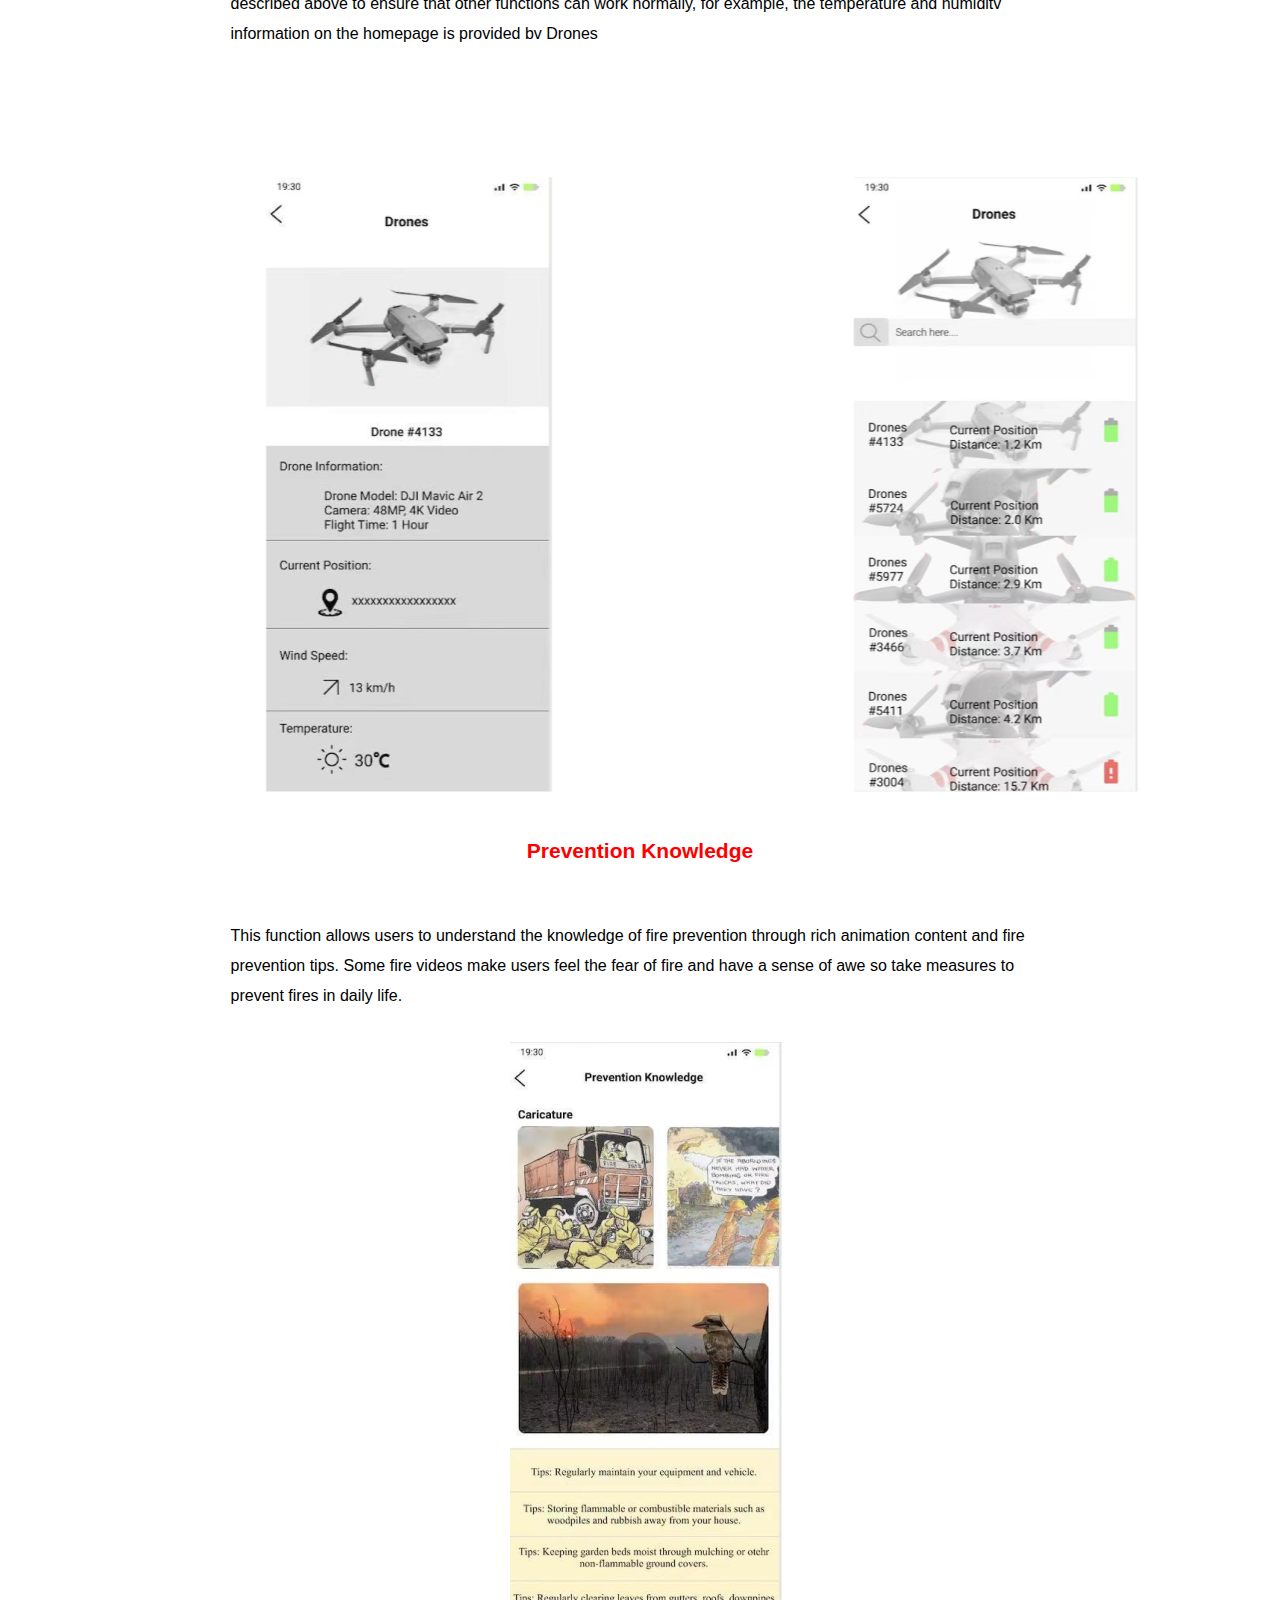
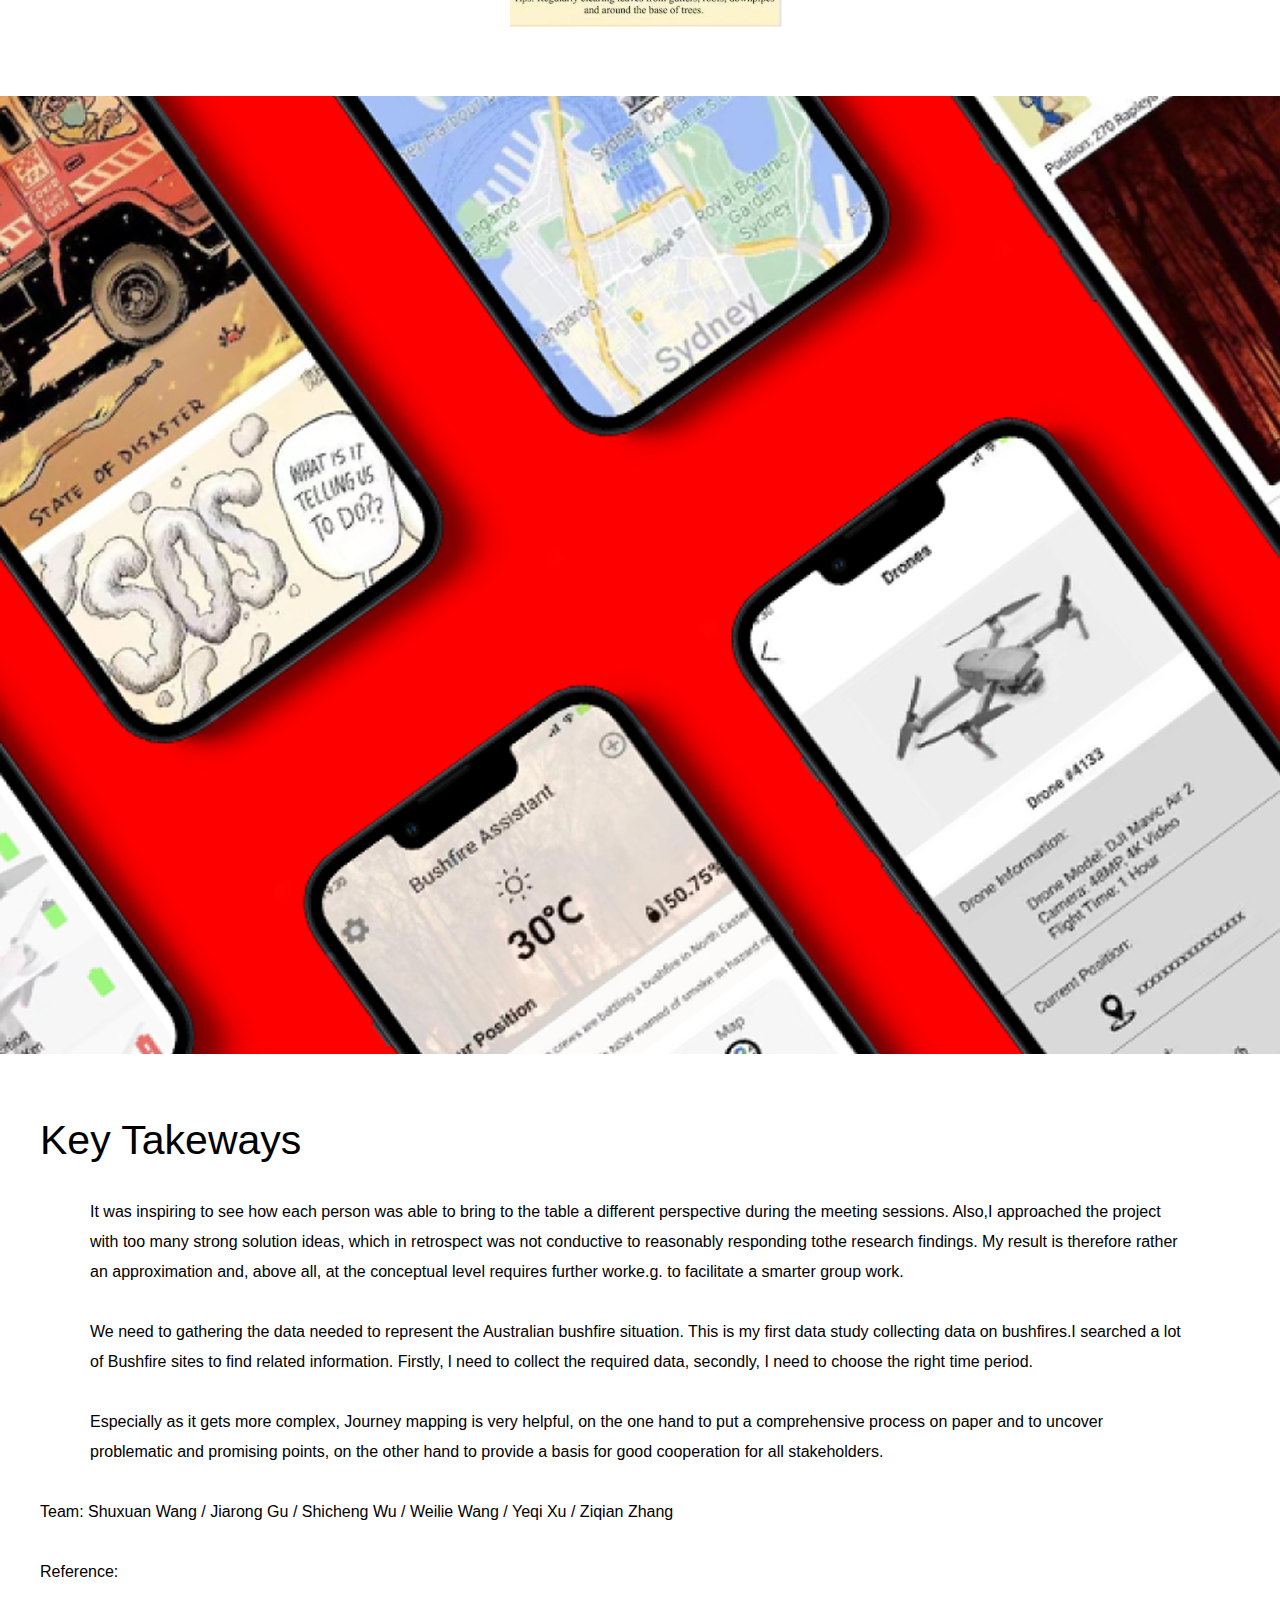
<file: uxProject3.html>
<!doctype html>
<html>
<head>
<meta charset="utf-8">
<title>video Project1</title>
<link href="css/css.css" rel="stylesheet" type="text/css">
<link href="https://fonts.googleapis.com/icon?family=Material+Icons"rel="stylesheet">
<style type="text/css">
body{
	font-size:14px;
	color:#000;
	font-family:Arial;
	background:#fff;
}
</style>
<script type="text/javascript">
function MM_swapImgRestore() { //v3.0
  var i,x,a=document.MM_sr; for(i=0;a&&i<a.length&&(x=a[i])&&x.oSrc;i++) x.src=x.oSrc;
}
function MM_preloadImages() { //v3.0
  var d=document; if(d.images){ if(!d.MM_p) d.MM_p=new Array();
    var i,j=d.MM_p.length,a=MM_preloadImages.arguments; for(i=0; i<a.length; i++)
    if (a[i].indexOf("#")!=0){ d.MM_p[j]=new Image; d.MM_p[j++].src=a[i];}}
}

function MM_findObj(n, d) { //v4.01
  var p,i,x;  if(!d) d=document; if((p=n.indexOf("?"))>0&&parent.frames.length) {
    d=parent.frames[n.substring(p+1)].document; n=n.substring(0,p);}
  if(!(x=d[n])&&d.all) x=d.all[n]; for (i=0;!x&&i<d.forms.length;i++) x=d.forms[i][n];
  for(i=0;!x&&d.layers&&i<d.layers.length;i++) x=MM_findObj(n,d.layers[i].document);
  if(!x && d.getElementById) x=d.getElementById(n); return x;
}

function MM_swapImage() { //v3.0
  var i,j=0,x,a=MM_swapImage.arguments; document.MM_sr=new Array; for(i=0;i<(a.length-2);i+=3)
   if ((x=MM_findObj(a[i]))!=null){document.MM_sr[j++]=x; if(!x.oSrc) x.oSrc=x.src; x.src=a[i+2];}
}
</script>
</head>

<body onLoad="MM_preloadImages('images/7_1.png','images/8_1.png','images/9_1.png','images/10_1.png','images/11_1.png','images/12_1.png')">
    <section>
        <!-- BACK TO TOP BUTTON -->
        <a href="#" class="back-to-top">
            <span class="material-icons">arrow_upward</span>
        </a>
    </section>
<header>
	<div class="head_c">
    	<div class="logo"><img src="images/1.png" alt=""/><p>Noah</p></div>
         <nav>
        	<ul>
            <li><a href="index.html">HOME</a></li>
            <div class="dropdown">
  				<a href="#"><div class="dropbtn">PROJECT</div></a>
  				<div class="dropdown-content">
    				<a href="UI.html" target="_blank">UX/UI</a>
    				<a href="video.html">VIDEO</a>
                    <a href="Game.html">GAME</a>
                    <a href="animation.html">ANIMATION</a>
                    <a href="Other.html">OTHER</a>
  				</div>
			</div>
            <li><a href="about.html">ABOUT</a></li>
            
            <li><a href="contact.html">CONTACT</a></li>
            </ul>
        </nav>
    </div>
</header>

<div class="hongse">
BUSHFIRE ASSISTANT
</div>

<div class="bush_one"><img src="images/81.png" alt=""/><img src="images/82.png" alt=""/></div>
<div class="bush_two"><img src="images/83.png" alt=""/></div>
<div class="bush_three">*THE PICTURES COMES FROM THE INTERNET</div>
<div class="bush_four">
<p>Bushfire Assistant is a mobile platform to ensure the bushfire safety</p>
<p>and improve awareness of residents and travelers.</p>
</div>
<a href="https://www.youtube.com/watch?v=hp5n47zZtIo" target="_blank"><div class="prom"><p>View Promote Video</p></div></a>

<div class="Solution">
	<span>Solution</span>
    <p>From research and ideation to Ul and implementation, we designed Bushfile Assistant to ensure the safety of users near the forest and reduce property losses. The project uses a drone early warning  system to provide early warning and real-time monitoring of fires in early or smaller areas, and to be able to monitor the trend of the fire spread and the fire. The spread direction is accurately warned, ln addition, the project also provides a safe escape route for residents and travelers near the fire and shows the location of rescue vehicles on the map.</p>
</div>

<div class="Background">
	<span>Background</span>
    <p>The bushfire has become one of the most serious disasters to Australia’s environment and economy. The 2019/2020 bushfires were among the worst in Australia there were more than 400 deaths, of which 33 people including 9 firefighters died directly from bushfire and 417 died from inhalation of
        excessive smoke.More than 3.000 houses and more than 7000 facilities and buildings were destroved
        At the same time, more than 10 million hectares of land were burned and 10000 stocks were lost.
        Nearly 80% of the Australian people were directly or indirectly affected by this bushfire. In January 2020 the Australian capital Canberra’s air quality index became one of the worst cities in time (Norman et al.
        2021). As part of a team proiect my team andhope to address this issue and raise awareness of how
        individuals can contribute to enhanced impact on the fire environment through fire comics.</p>
    <img src="images/62.png" alt=""/>
    
</div>

<div class="Data">
	<span>Data Research</span>
	<p>Figure 1 shows the burned area in New South Wales and Victoria during the fire season from 2019 to 2020. In the iqure, we can see that in a fire, forests and woodlands are more likely to be eroded by the fire, and more likely to become disaster-stricken areas.</p>
	<img src="images/63.png" alt=""/>
    <p>in the bushfires from 2019 to 2020, the entire western and eastern parts of Australia have been severely offectec Except for the Northern Territory, which was not affected, all other states had forest damages albove 40%. Among  them, Australian Capital Territory, New South Wales, Victoria and Oueensland all have forests affected by more than 90% of disasters.(Figure 2)</p>
    <img src="images/64.png" alt=""/>
    <o>Figure 3: a) Map of wildfires Black Summer fires (Sep 2019 to mid- Feb 2020) between forest and  not-forest based on their tree cover</o>
    <img src="images/65.png" alt=""/>
    <o>Figure 4: a) Annual and cumulative area burnt (milion ha) b) number of bush fires c) total area burnt from 1988 to 2020.</o>
    <p>Figure 4 shows the area of land eroded by fires accumulated by the annual unit (Figure 4 a), and the number of fires counted by the annual unit (Figure 4b). We can clearly see that in Australia in 2020 The fire, both in the scope of influence and the number  of occurrences, is the largest in history.</p>
    <p>The six graphs in the fiqure 5 show a series of statistics on Australicd's temperature and rainfall from September to November 2019 it is worth noting that the abnormal temperature changes shown in the second picture, combined with the rainfall distribution shown in the other pictures,we can conclude that Black Summer fires have largely affected the weather conditions in the same place</p>
    <img src="images/66.png" alt=""/>
    <o>Figure 5: Mean maximum temperature for spring 2019 a) Mean b) Anomaly c) Deciles Map of rainfall for spring 2019 d)Totals e) Percentages f) Deciles</o>
    <img src="images/67.png" alt=""/>
    <o>Fiqure 6: Maps: a) Australian Rainfall Deciles December 2019: b) Temperature Deciles December 2019 :) Australian Rainfall Deciles December 2019-March 2020; d) Temperature Deciles December 2019-March 2020 sources from bom.</o>
</div>


<div class="Synthesis">Synthesis</div>

<div class="Empathy">
<span>Empathy Map</span>
	<p>Created from interviews, secondary research and data analysis, the empathy map helped contextualize future users' encounters with Bushfire Assistant.</p>
    <img src="images/69.png" alt=""/>
    <p>Using an empathy map assists me in aking demographic and psychographic decisions that affect the persona, brand and overal design</p>
</div>

<div class="user">
	<span>User Persona</span>
    <img src="images/70.png" alt=""/>
</div>

<div class="map">
	<span>Journey Map</span>
    <img src="images/133.png" alt=""/>
</div>


<div class="flow">
	<span>User Flow</span>
    <img src="images/71.png" alt=""/>
    <div class="ux">UX Design</div>
    <p>Interaction Design</p>
    <p>After researching and analyzing design patterns that fit the information architecture, business goals, and user needs we sketched solutions.Using rapid-prototyping and Miro to move forward thoughts and ideas, We focused mainly on meeting the How Might We in an iterative process. We from sketches to wireframing solutions and screens via Figma.</p>
</div>


<div class="Wireframing">
	<span>Wireframing</span>
    <img src="images/73.png" alt=""/>
</div>

<div class="Final">
	<span>Final Ul Design</span>
    <h2>Main</h2>
    <p>The Main page mainly shows the six main functions of "Bushfire Assistant", including Drones, Map, Prevention knowledge, media, volunteer and help. Secondly, it will also provide users with temperature and humidity information at the current location, and some news will also appear on the main page for users to browse.</p>
	<img src="images/135.png" alt=""/ style="margin-left:50px;">
    <h2>Main</h2>
    <p>The map can help users view the fire situation at the current location, and users can view the fire situation at the location they want to know through the search function. In addition, there is also a satellite function that can do fire warning and display fire information more clearly on the map.</p>
	<img src="images/75.png" alt=""/>
    <h2>Drones</h2>
    <p style="margin-bottom:100px;">The main function of Drones is fire warning and warning to users. Secondly, it will also assist the other functions described above to ensure that other functions can work normally, for example, the temperature and humiditv information on the homepage is provided bv Drones</p>
    <img src="images/147.png" alt=""/ style="margin-right: 300px;">
    <h2>Prevention Knowledge</h2>
    <p>This function allows users to understand the knowledge of fire prevention through rich animation content and fire prevention tips. Some fire videos make users feel the fear of fire and have a sense of awe so take measures to prevent fires in daily life.</p>
	<img src="images/76.png" alt=""/ style="margin-left:270px;">
    
</div>

<div class="quan"></div>
<div class="quan2">
    <p>Key Takeways</p>
</div>
<div class="was">
	<p>It was inspiring to see how each person was able to bring to the table a different perspective during the meeting sessions. Also,I approached the project with too many strong solution ideas, which in retrospect was not conductive to reasonably responding tothe research findings. My result is therefore rather an approximation and, above all, at the conceptual level requires further worke.g. to facilitate a smarter group work.</p>
    <p>We need to gathering the data needed to represent the Australian bushfire situation. This is my first data study collecting data on bushfires.I searched a lot of Bushfire sites to find related information. Firstly, l need to collect the required data, secondly, I need to choose the right time period.</p>
    <p>Especially as it gets more complex, Journey mapping is very helpful, on the one hand to put a comprehensive
        process on paper and to uncover problematic and promising points, on the other hand to provide a basis for good cooperation for all stakeholders.</p>
</div>

<div class="was2">
	<p>Team: Shuxuan Wang / Jiarong Gu / Shicheng Wu / Weilie Wang / Yeqi Xu / Ziqian Zhang</p>
    <p>Reference:</p>
    <p>Norman, B., Newman, P., & Steffen, W. (2021). Apocalypse now: Australian bushfires and the future of urban settlements. Npj Urban Sustainability, 1(1). <a href="https://www.nature.com/articles/s42949-020-00013-7" target="_blank">https://doi.org/10.1038/s42949-020-00013-7</p></a>
    
</div>
<div class="let"></div>

<div class="next">
	<div class="next_one"><p>Next Project</p><a href="uxProject2.html"><img src="images/79.png" alt=""/></a></div>
	<a href="uxProject2.html"><h2>E-trip APP Design</h2></a>
   <a href="uxProject2.html" target="_blank"> <img src="images/80.png" alt=""/></a>
</div>


<footer>
	<div class="foot_c">
    	<div class="foot_top">
        	<div class="foot_top_left">Ziqian is a UX/Ul designer, video creator and multimedia
designer from University of Technology Sydney. Based in
New York, working worldwide.</div>
            <div class="foot_top_right">
            	<p>KEEP TABS ON ME</p>
                
                <div class="bianse1"><a href="https://ziqian-noah.itch.io" target="_blank" onMouseOut="MM_swapImgRestore()" onMouseOver="MM_swapImage('1','','images/7_1.png',1)"><img src="images/7.png" width="29" height="26" id="1"></a></div>
                <div class="bianse2"><a href="https://www.linkedin.com/in/ziqian-zhang-a9701b194/" target="_blank" onMouseOut="MM_swapImgRestore()" onMouseOver="MM_swapImage('2','','images/8_1.png',1)"><img src="images/8.png" width="29" height="26" id="2"></a></div>
                <div class="bianse3"><a href="https://www.facebook.com/profile.php?id=100024909460407&sk=about_details" target="_blank" onMouseOut="MM_swapImgRestore()" onMouseOver="MM_swapImage('3','','images/9_1.png',1)"><img src="images/9.png" width="29" height="31" id="3"></a></div>
                <div class="bianse4"><a href="https://www.behance.net/zhangziqian/projects" target="_blank" onMouseOut="MM_swapImgRestore()" onMouseOver="MM_swapImage('4','','images/10_1.png',1)"><img src="images/10.png" width="29" height="26" id="4"></a></div>
                <div class="bianse5"><a href="https://space.bilibili.com/533470708" target="_blank" onMouseOut="MM_swapImgRestore()" onMouseOver="MM_swapImage('5','','images/11_1.png',1)"><img src="images/11.png" width="29" height="26" id="5"></a></div>
                <div class="bianse6"><a href="https://www.youtube.com/channel/UCq76bDlOixsAVKYQL2zb1sg" target="_blank" onMouseOut="MM_swapImgRestore()" onMouseOver="MM_swapImage('6','','images/12_1.png',1)"><img src="images/12.png" width="29" height="26" id="6"></a></div>
                
          </div>
        </div>
        <div class="foot_bottom">COPYRIGHT @ 2023 Ziqian Noah.</div>
    </div>
</footer>

</body>
</html>
</file>
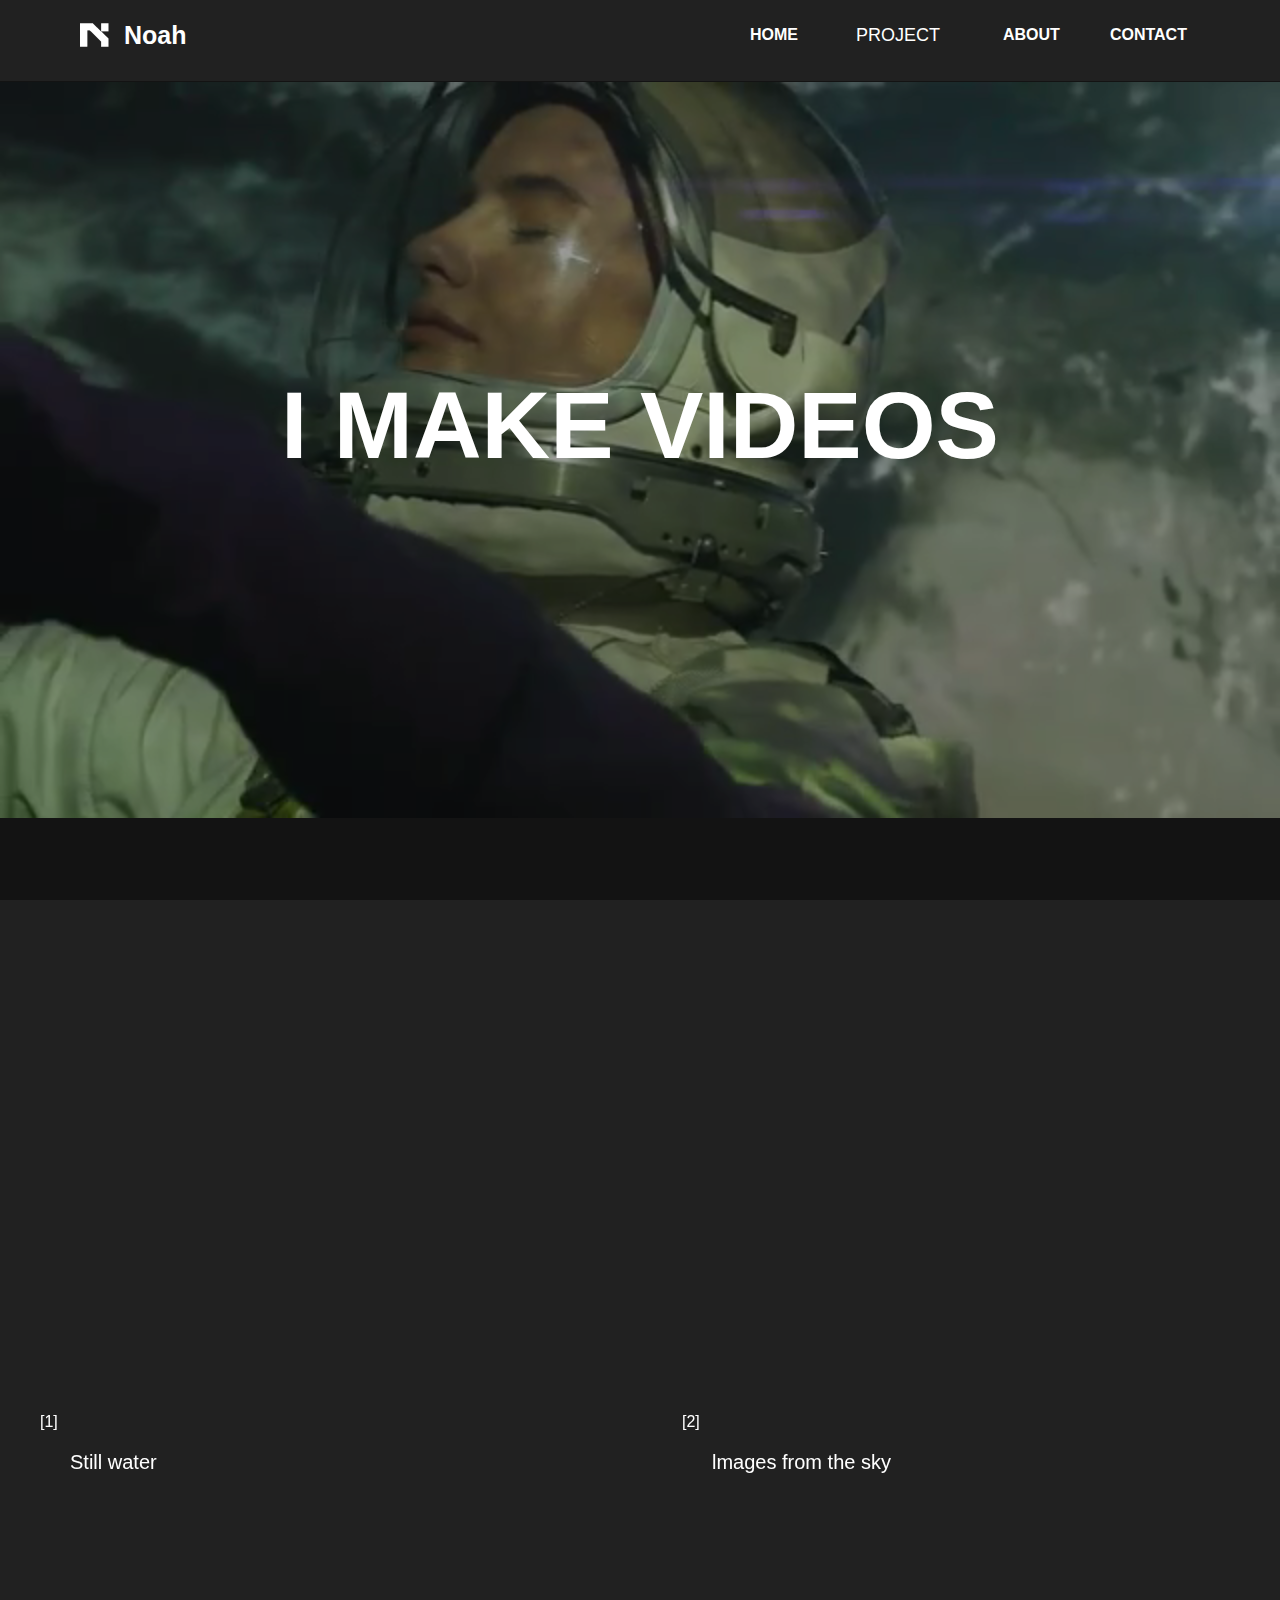
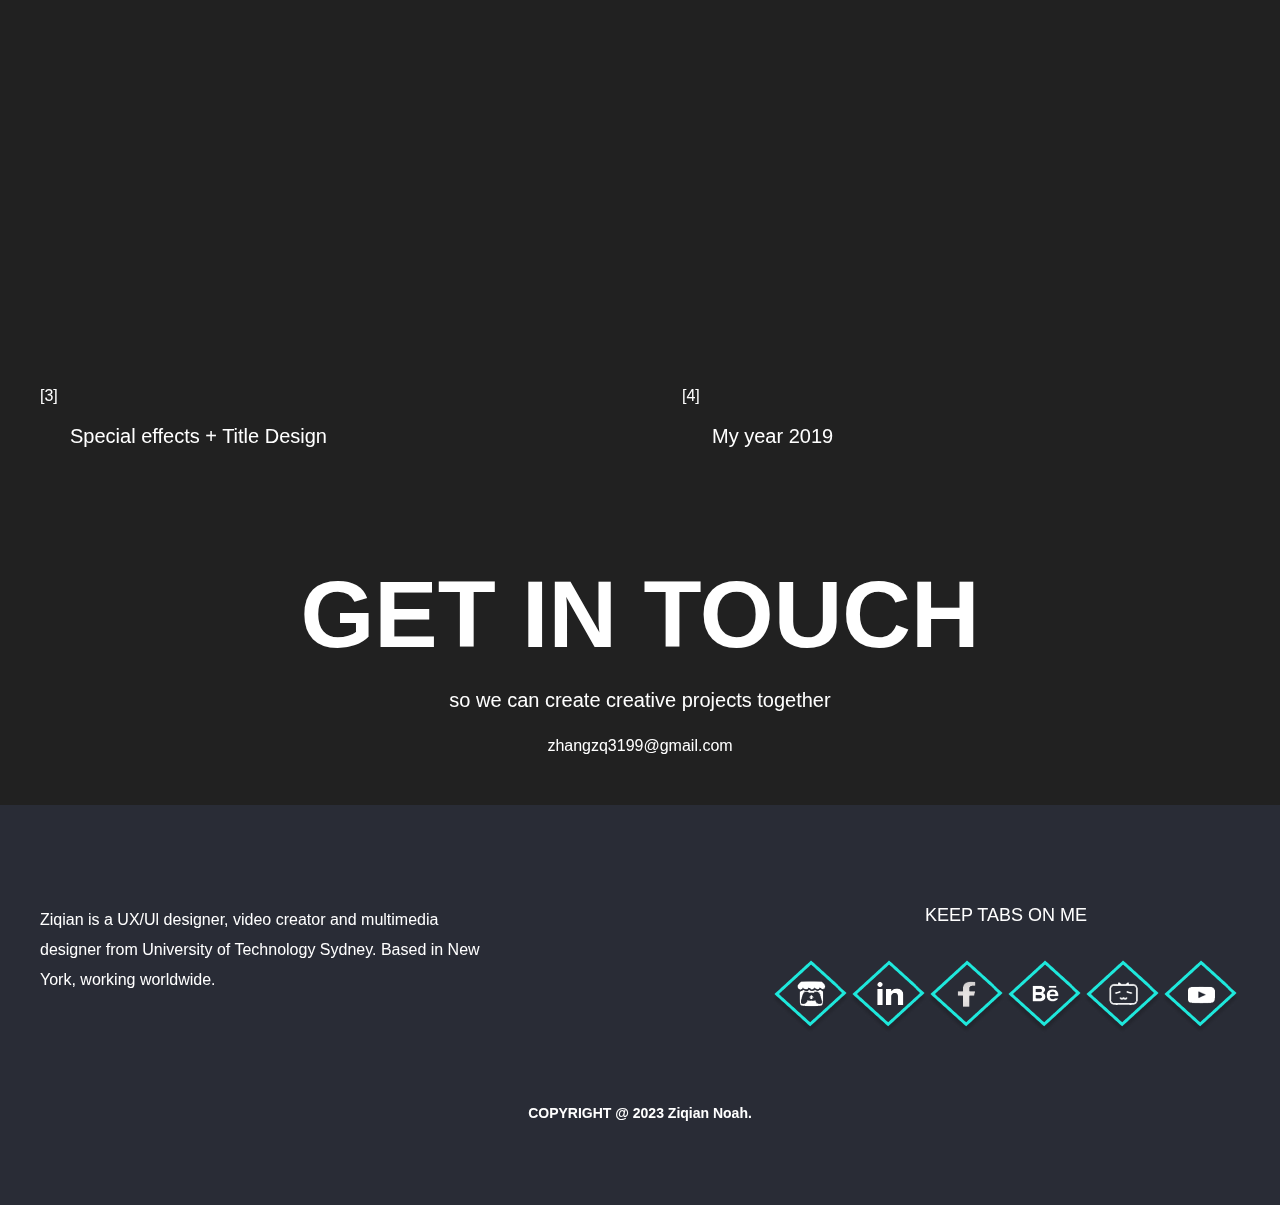
<file: video.html>
<!doctype html>
<html>
<head>
<meta charset="utf-8">
<title>video Project1</title>
<link href="css/css.css" rel="stylesheet" type="text/css">
<script type="text/javascript">
function MM_swapImgRestore() { //v3.0
  var i,x,a=document.MM_sr; for(i=0;a&&i<a.length&&(x=a[i])&&x.oSrc;i++) x.src=x.oSrc;
}
function MM_preloadImages() { //v3.0
  var d=document; if(d.images){ if(!d.MM_p) d.MM_p=new Array();
    var i,j=d.MM_p.length,a=MM_preloadImages.arguments; for(i=0; i<a.length; i++)
    if (a[i].indexOf("#")!=0){ d.MM_p[j]=new Image; d.MM_p[j++].src=a[i];}}
}

function MM_findObj(n, d) { //v4.01
  var p,i,x;  if(!d) d=document; if((p=n.indexOf("?"))>0&&parent.frames.length) {
    d=parent.frames[n.substring(p+1)].document; n=n.substring(0,p);}
  if(!(x=d[n])&&d.all) x=d.all[n]; for (i=0;!x&&i<d.forms.length;i++) x=d.forms[i][n];
  for(i=0;!x&&d.layers&&i<d.layers.length;i++) x=MM_findObj(n,d.layers[i].document);
  if(!x && d.getElementById) x=d.getElementById(n); return x;
}

function MM_swapImage() { //v3.0
  var i,j=0,x,a=MM_swapImage.arguments; document.MM_sr=new Array; for(i=0;i<(a.length-2);i+=3)
   if ((x=MM_findObj(a[i]))!=null){document.MM_sr[j++]=x; if(!x.oSrc) x.oSrc=x.src; x.src=a[i+2];}
}
</script>
</head>

<body onLoad="MM_preloadImages('images/7_1.png','images/8_1.png','images/9_1.png','images/10_1.png','images/11_1.png','images/12_1.png')">
<header>
	<div class="head_c">
    	<div class="logo"><img src="images/1.png" alt=""/><p>Noah</p></div>
         <nav>
        	<ul>
            <li><a href="http://ziqianzhangdesign.com/">HOME</a></li>
            <div class="dropdown">
  				<a href="#"><div class="dropbtn">PROJECT</div></a>
  				<div class="dropdown-content">
    				<a href="UI.html" target="_blank">UX/UI</a>
    				<a href="video.html">VIDEO</a>
                    <a href="Game.html">GAME</a>
                    <a href="animation.html">ANIMATION</a>
                    <a href="Other.html">OTHER</a>
  				</div>
			</div>
            <li><a href="about.html">ABOUT</a></li>
          
            <li><a href="contact.html">CONTACT</a></li>
            </ul>
        </nav>
    </div>
</header>

<div class="banner7">
				<video autoplay loop muted plays-inline class="background-clip1">
                    	<source src="video/1.mp4" type="video/mp4"/>
                    </video>
                    
                    <div class="Content">
                      <h1>I MAKE VIDEOS</h1>
                    </div>
</div>

<div class="video_list">
	<ul>
    <li>	
    	<iframe width="559" height="430" src="https://www.youtube.com/embed/m-bkLdlJm3s" title="YouTube video player" frameborder="0" allow="accelerometer; autoplay; clipboard-write; encrypted-media; gyroscope; picture-in-picture; web-share" allowfullscreen></iframe>
        <span>[1]</span>
        <p>Still water</p>
    </li>
    <li>	
    	<iframe width="558" height="430" src="https://www.youtube.com/embed/xuoZeJ9Wyac" title="YouTube video player" frameborder="0" allow="accelerometer; autoplay; clipboard-write; encrypted-media; gyroscope; picture-in-picture; web-share" allowfullscreen></iframe>
        <span>[2]</span>
        <p>lmages from the sky</p>
    </li>
    <li>	
    	<iframe width="558" height="430" src="https://www.youtube.com/embed/LwtjQuH7Wzs" title="YouTube video player" frameborder="0" allow="accelerometer; autoplay; clipboard-write; encrypted-media; gyroscope; picture-in-picture; web-share" allowfullscreen></iframe>
        <span>[3]</span>
        <p>Special effects + Title Design</p>
    </li>
    <li>	
    	<iframe width="558" height="430" src="https://www.youtube.com/embed/mqhxQcsAeqg" title="YouTube video player" frameborder="0" allow="accelerometer; autoplay; clipboard-write; encrypted-media; gyroscope; picture-in-picture; web-share" allowfullscreen></iframe>
        <span>[4]</span>
        <p>My year 2019</p>
    </li>
    </ul>
</div>
<div class="video_san">
<!-- <video autoplay loop muted plays-inline class="background-clip2" > -->
                    	<!-- <source src="video/2.mp4" type="video/mp4"/> -->
                    <!-- </video> -->
                    <div class="Touch">
                      <h1>GET IN TOUCH</h1>
                     
                      <p>so we can create creative projects together</p>

                       <a href="mailto:zhangzq3199@gmail.com">zhangzq3199@gmail.com</a>
                    </div>
</div>




<footer>
	<div class="foot_c">
    	<div class="foot_top">
        	<div class="foot_top_left">Ziqian is a UX/Ul designer, video creator and multimedia
designer from University of Technology Sydney. Based in
New York, working worldwide.</div>
            <div class="foot_top_right">
            	<p>KEEP TABS ON ME</p>
                
                <div class="bianse1"><a href="https://ziqian-noah.itch.io" target="_blank" onMouseOut="MM_swapImgRestore()" onMouseOver="MM_swapImage('1','','images/7_1.png',1)"><img src="images/7.png" width="29" height="26" id="1"></a></div>
                <div class="bianse2"><a href="https://www.linkedin.com/in/ziqian-zhang-a9701b194/" target="_blank" onMouseOut="MM_swapImgRestore()" onMouseOver="MM_swapImage('2','','images/8_1.png',1)"><img src="images/8.png" width="29" height="26" id="2"></a></div>
                <div class="bianse3"><a href="https://www.facebook.com/profile.php?id=100024909460407&sk=about_details" target="_blank" onMouseOut="MM_swapImgRestore()" onMouseOver="MM_swapImage('3','','images/9_1.png',1)"><img src="images/9.png" width="29" height="31" id="3"></a></div>
                <div class="bianse4"><a href="https://www.behance.net/zhangziqian/projects" target="_blank" onMouseOut="MM_swapImgRestore()" onMouseOver="MM_swapImage('4','','images/10_1.png',1)"><img src="images/10.png" width="29" height="26" id="4"></a></div>
                <div class="bianse5"><a href="https://space.bilibili.com/533470708" target="_blank" onMouseOut="MM_swapImgRestore()" onMouseOver="MM_swapImage('5','','images/11_1.png',1)"><img src="images/11.png" width="29" height="26" id="5"></a></div>
                <div class="bianse6"><a href="https://www.youtube.com/channel/UCq76bDlOixsAVKYQL2zb1sg" target="_blank" onMouseOut="MM_swapImgRestore()" onMouseOver="MM_swapImage('6','','images/12_1.png',1)"><img src="images/12.png" width="29" height="26" id="6"></a></div>
                
          </div>
        </div>
        <div class="foot_bottom">COPYRIGHT @ 2023 Ziqian Noah.</div>
    </div>
</footer>

</body>
</html>
</file>
<file: css/css.css>
* { margin:0;
	padding:0;
	}
body{
	font-size:14px;
	color:#000;
	font-family:Arial;
	background:#212121;
}
ul{
	list-style:none;
}
img{
	display:block;
	border:none;
}
a{
	color:#000;
	text-decoration:none;
}
header{
	
	
	
	/* line-height: 75px;
	padding: 0px 50px;
	position: fixed;
	z-index: 1; */
}
.head_c{
	width:100%;
	
	margin:0 auto;
	top: 0;
	background-color:#212121;
	line-height: 90px;
	padding: 0px 80px;
	position: fixed;
	z-index: 1;

}
.logo{
	width:200px;
	height:auto;
	float:left;
}
.logo img{
	float:left;
	margin-top:18px;
}
.logo p{
	font-size:25px;
	color:#fff;
	font-weight:600;
	float:left;
	line-height:70px;
	margin-left:10px;
}
nav{
	width:660px;
	height:auto;
	float:right;
}
nav li a{
	font-size:16px;
	color:#fff;
	font-weight:550;
	float:left;
	margin-left:50px;
	line-height:70px;
}
.banner{
	width:100%;
	height:465px;
	background:url(../images/2.png) no-repeat top center;
	padding-top:300px;
}
.banner h1{
	color:#fff;
	font-size:50px;
	text-align:center;
}
.banner span{
	color:#fff;
	font-size:40px;
	display:block;
	text-align:center;
	margin-top:70px;
}
.banner p{
	color:#9c9999;
	font-size:30px;
	display:block;
	text-align:center;
	margin-top:40px;
}

.hello{
	width:100%;
	height:765px;
	background:url(../images/3.png) no-repeat top center;
	margin-top:100px;
}
.hello_c{
	width:1200px;
	height:auto;
	margin:0 auto;
}
.hello_wen{
	width:650px;
	height:auto;
	float:right;
	margin-top:50px;
}
.hello_wen span{
	font-size:24px;
	color:#fff;
}
.hello_wen p{
	font-size:18px;
	color:#fff;
	line-height:45px;
	margin-top:40px;
}

.education{
	width:1200px;
	height:400px;
	margin:0 auto;
}
.education_title{
	font-size:20px;
	color:#817044;
	text-align:center;
}
.education_list{
	width:1200px;
	height:auto;
	margin-top:100px;
}
.major{
	width:385px;
	height:auto;
	float:left;
}
.major span{
	font-size:16px;
	color:#fff;
	display:block;
	text-align:center;
	margin-bottom:30px;
}
.major p{
	font-size:16px;
	color:#fff;
	line-height:30px;
	line-height:70px;
}
.school{
	width:240px;
	height:auto;
	float:left;
	margin-left:200px;
}
.school span{
	font-size:16px;
	color:#fff;
	display:block;
	text-align:center;
	margin-bottom:30px;
}
.school p{
	font-size:16px;
	color:#fff;
	line-height:30px;
	line-height:70px;
}
.year{
	width:160px;
	height:auto;
	float:right;
}
.year span{
	font-size:16px;
	color:#fff;
	display:block;
	text-align:center;
	margin-bottom:30px;
}
.year p{
	font-size:16px;
	color:#fff;
	line-height:30px;
	line-height:70px;
}
.skill{
	width:1100px;
	height:400px;
	margin:0 auto;
	margin-top:100px;
}
.skill_left{
	width:550px;
	height:auto;
	float:left;
}
.skill_left o{
	font-size:14px;
	color:#817044;
	display:block;
}
.skill_left span{
	font-size:60px;
	color:#fff;
	display:block;
	margin-top:10px;
}
.skill_left p{
	font-size:16px;
	color:#b5b5b5;
	line-height:33px;
	margin-top:30px;
}
.skill_right{
	float:right;
	margin-top:60px;
}

.skill_list{
	width:1200px;
	height:500px;
	margin:0 auto;
}
.skill_list li{
	width:550px;
	height:auto;
	float:left;
	margin-right:100px;
	margin-bottom:40px;
}
.skill_list li:nth-child(2n){
	margin-right:0px;
	}
.skill_list li img{
	float:left;
}
.skill_list span{
	font-size:23px;
	color:#fff;
	display:block;
	margin-top:20px;
}
.skill_list p{
	width:470px;
	font-size:18px;
	color:#b5b5b5;
	margin-top:20px;
	float:right;
	line-height:30px;
}
 .Building{
	width:1300px;
	height:340px;
	margin:0 auto;
	margin-top:100px;
}
.Building p{
	font-size:60px;
	color:#5d5236;
	text-align:center;
	line-height:70px;
} 

footer{
	width:100%;
	height:400px;
	background:#292c36;
}
.foot_c{
	width:1200px;
	height:auto;
	margin:0 auto;
	padding-top:100px;
}
.foot_top{
	width:1200px;
	height:70px;
	margin:0 auto;
}
.foot_top_left{
	width:460px;
	height:auto;
	float:left;
	font-size:16px;
	color:#fff;
	line-height:30px;
}
.foot_top_right{
	width:468px;
	height:auto;
	float:right;
}
.foot_top_right p{
	font-size:18px;
	color:#fff;
	text-align:center;
	margin-bottom:30px;
}
.bianse1,.bianse2,.bianse3,.bianse4,.bianse5,.bianse6{
	width:78px;
	height:78px;
	float:left;
	background:url(../images/6.png) no-repeat top center;
}
.bianse1 img{
	width:29px;
	height:26px;
	margin:0 auto;
	margin-top:25px;
}
.bianse2 img{
	width:29px;
	height:26px;
	margin:0 auto;
	margin-top:25px;
}
.bianse3 img{
	width:29px;
	height:26px;
	margin:0 auto;
	margin-top:25px;
}
.bianse4 img{
	width:29px;
	height:26px;
	margin:0 auto;
	margin-top:25px;
}
.bianse5 img{
	width:29px;
	height:26px;
	margin:0 auto;
	margin-top:25px;
}
.bianse6 img{
	width:29px;
	height:26px;
	margin:0 auto;
	margin-top:25px;
}
.foot_bottom{
	width:1200px;
	height:auto;
	margin:0 auto;
	font-size:14px;
	color:#fff;
	font-weight:550;
	text-align:center;
	margin-top:130px;
}



.banner2{
	width:1200px;
	height:700px;
	margin:0 auto;
	margin-top:70px;
}
.banner2_left{
	width:380px;
	height:auto;
	float:left;
	margin-top:120px;
}
.banner2_left span{
	font-size:20px;
	color:#e0be68;
	display:block;
}
.banner2_left o{
	font-size:36px;
	color:#fff;
	display:block;
	margin-top:10px;
}
.banner2_left p{
	font-size:18px;
	color:#fff;
	line-height:30px;
	margin-top:70px;
}

.banner2_right{
	float:right;
}

.latest{
	width:1200px;
	height:auto;
	margin:0 auto;
}
.latest span{
	font-size:25px;
	color:#e0be68;
}
.latest_list{
	width:820px;
	height:498px;
	margin:0 auto;
	margin-top:80px;
}

.task{
	width:1200px;
	height:1100px;
	margin:0 auto;
	margin-top:100px;
}
.task_title{
	font-size:30px;
	color:#e0be68;
	display:block;
	text-align:center;
}
.task_list{
	width:1200px;
	height:auto;
	margin-top:60px;
}
.task_list li{
	width:463px;
	height:393px;
	float:left;
	margin-right:274px;
	margin-bottom:100px;
}
.task_list li:nth-child(2n){
	margin-right:0px;
	}
.task_list li p{
	font-size:18px;
	color:#e0be68;
	line-height:40px;
}

.chat{
	width:1200px;
	height:477px;
	background:url(../images/16.png) no-repeat top center;
	margin:0 auto;
	padding-top:200px;
	margin-bottom:50px;
}
.chat span{
	font-size:31px;
	color:#fff;
	display:block;
	margin-left:60px;
}
.chat p{
	width:420px;
	height:auto;
	font-size:18px;
	color:#fff;
	margin-left:60px;
	line-height:35px;
	margin-top:10px;
}
.speak{
	width:400px;
	height:auto;
	margin-left:60px;
	margin-top:20px;
}
.speak img{
	float:left;
	margin-right:10px;
}
.speak o{
	font-size:15px;
	color:#fff;
	display:block;
	line-height:73px;
}
.speak o:hover{
	text-decoration: underline;
	color: #3898ec;
}


.kong{
	width:100%;
	height:500px;
}

.want{
	width:1200px;
	height:auto;
	margin:0 auto;
	margin-bottom:90px;
}
.want p{
	font-size:25px;
	color:#fff;
	text-align:center;
	line-height:60px;
}
.lianxi{
	width:400px;
	height:65px;
	background:#9d9d9d;
	margin:0 auto;
	border-radius:5px;
}

.lianxi img{
	float:left;
	margin-top:20px;
	margin-left:90px;
}
.lianxi p{
	font-size:16px;
	color:#fff;
	line-height:65px;
	float:left;
	margin-left:10px;
}

.lianxi1{
	font-size:25px;
	color:#fff;
	text-align:center;
	line-height:80px;
}
.lianxi2{
	width:400px;
	height:65px;
	background:#9d9d9d;
	margin:0 auto;
	border-radius:5px;
	margin-bottom:100px;
}

.lianxi2 img{
	float:left;
	margin-top:20px;
	margin-left:80px;
}
.lianxi2 p{
	font-size:16px;
	color:#fff;
	line-height:65px;
	float:left;
	margin-left:10px;
}
.banner3{
	width:100%;
	height:507px;
	background:url(../images/19.png) no-repeat top center;
	opacity: 0.800000011920929;
	padding-top:300px;
}
.banner3 span{
	font-size:45px;
	color:#fff;
	display:block;
	text-align:center;
}
.banner3 p{
	width:890px;
	height:auto;
	margin:0 auto;
	font-size:19px;
	color:#c2c2cb;
	line-height:30px;
	margin-top:20px;
}

.live{
	width:780px;
	height:auto;
	margin:0 auto;
	margin-top:90px;
	margin-bottom:90px;
}
.live p{
	font-size:20px;
	color:#fff;
	line-height:30px;
}

.witch{
	width:1200px;
	height:400px;
	margin:0 auto;
	margin-bottom:70px;
}
.witch_left{
	float:left;
}
.witch_right{
	width:440px;
	height:auto;
	float:left;
	margin-left:45px;
}
.witch_right span{
	font-size:25px;
	color:#fff;
	display:block;
	letter-spacing:2px;
	margin-top:20px;
}
.witch_right o{
	font-size:16px;
	color:#fff;
	display:block;
	margin-top:25px;
	margin-bottom:60px;
}
.witch_right p{
	font-size:18px;
	color:#fff;
	line-height:30px;
	letter-spacing:2px;
}
.Witch_Light p:hover{
	text-decoration:underline;
	color:#3898ec;
}

.view{
	width:195px;
	height:55px;
	border:1px solid #fff;
	border-radius:30px;
	color:#fff;
	font-size:14px;
	text-align:center;
	line-height:55px;
	margin-top:90px;
}
.view:hover{
	background-color: #45413a;
}
.nier{
	width:1200px;
	height:400px;
	margin:0 auto;
	margin-bottom:70px;
}
.nier_left{
	width:480px;
	height:auto;
	float:left;
}
.nier_left span{
	font-size:25px;
	color:#fff;
	display:block;
	letter-spacing:2px;
	margin-top:20px;
}
.nier_left o{
	font-size:16px;
	color:#fff;
	display:block;
	margin-top:25px;
	margin-bottom:60px;
}
.nier_left p{
	font-size:18px;
	color:#fff;
	line-height:30px;
	letter-spacing:2px;
}
.nier_right{
	float:right;
}

.hack{
	width:820px;
	height:auto;
	margin:0 auto;
	margin-top:200px;
}
.hack span{
	font-size:60px;
	color:#fff;
	text-align:center;
	display:block;
	text-align:center;
	letter-spacing:3px;
	margin-bottom:120px;
}
.hack p{
	font-size:18px;
	color:#fff;
	letter-spacing:1px;
	margin-bottom:40px;
	line-height:33px;
}

.role{
	width:820px;
	height:auto;
	margin:0 auto;
}
.role p{
	font-size:18px;
	color:#fff;
	letter-spacing:1px;
	line-height:30px;
}

.game{
	width:820px;
	height:auto;
	margin:0 auto;
	margin-top:50px;
}
.game span{
	font-size:20px;
	color:#fff;
	font-style:italic;
	display:block;
	text-align:center;
	margin-bottom:80px;
	
	letter-spacing:2px;
}
.game span:hover{
	text-decoration:underline;
	color:#3898ec;
}
.game p{
	font-size:20px;
	color:#fff;
	line-height:100px;
	letter-spacing:2px;
}
.game_list{
	width:1200px;
	height:400px;
	margin:0 auto;
}
.game_list img{
	width:501px;
	height:400px;
	float:left;
	margin-right:198px;
}
.game_list img:nth-child(2n){
	margin-right:0px;
	}

.Witch_Light{
	width:1200px;
	height:100px;
	margin:0 auto;
	margin-top:80px;
	margin-bottom:50px;
}
.Witch_Light img{
	float:left;
	
}
.Witch_Light p{
	font-size:35px;
	color:#fff;
	letter-spacing:2px;
	line-height:100px;
	
	}



.role o{
	font-size:18px;
	color:#fff;
	display:block;
	letter-spacing:1px;
	line-height:30px;
}
.role span{
	font-size:18px;
	color:#fff;
	display:block;
	letter-spacing:1px;
	line-height:100px;
}

.mini{
	width:1200px;
	height:auto;
	margin:0 auto;
	margin-bottom:50px;
}
.mini p{
	font-size:35px;
	color:#fff;
	letter-spacing:2px;
	line-height:100px;
	float:left;
	margin-right:20px;
	margin-left:600px;
}
.mini p:hover{
	text-decoration:underline;
	color:#3898ec;
}

.banner4{
	width:100%;
	height:410px;
	background:url(../images/28.png) no-repeat top center;
	padding-top:140px;
}

.banner4_c{
	width:574px;
	height:auto;
	margin:0 auto;
}
.banner4_c span{
	font-size:22px;
	color:#fff;
	display:block;
	text-align:center;
	margin-bottom:20px;
}
.banner4_c p{
	font-size:22px;
	color:#fff;
	display:block;
	text-align:center;
	margin-bottom:20px;
	margin-top:20px;
}
.anniu{
	width:470px;
	height:auto;
	margin:0 auto;
	margin-top:80px;
}
.work{
	width:230px;
	height:60px;
	background:#12ecc5;
	float:left;
	margin-right:10px;
	border-radius:8px;
}
.work p{
	font-size:18px;
	color:#000;
	float:left;
	margin-left:40px;
	margin-right:10px;
	font-weight:550;
}
.work img{
	margin-top:17px;
	}
.work:hover{
	background-color: #252424;
}

.contact{
	width:224px;
	height:54px;
	border:3px solid #fff;
	float:left;
	font-size:18px;
	color:#fff;
	text-align:center;
	line-height:60px;
	border-radius:10px;
}
.contact:hover{
	 background-color: #45413a;
}

.contact2{

		width:224px;
		height:54px;
		border:3px solid #fff;
		float:left;
		font-size:18px;
		color:#fff;
		text-align:center;
		line-height:60px;
		border-radius:10px;
	}
	.contact:hover{
		 background-color: #45413a;
	}


.about_me{
	width:1200px;
	height:420px;
	margin:0 auto;
	margin-top:110px;
}
.about_me_l{
	width:567px;
	height:421px;
	float:left;
	margin-right:30px;
}
.about_me_r{
	width:600px;
	height:auto;
	float:left;
}
.about_me p{
	font-size:22px;
	color:#fff;
	line-height:35px;
	margin-top:10px;
}
.iam{
	width:500px;
	height:90px;
	margin-top:20px;
}
.iam span{
	font-size:45px;
	color:#fff;
	float:left;
	display:block;
}
.iam p{
	font-size:22px;
	color:#fff;
	float:left;
	display:block;
	margin-left:20px;
	margin-top:15px;
}
.about_me_r o{
	font-size:18px;
	color:#777;
	margin-top:35px;
	display:block;
}
.do{
	width:1000px;
	height:1270px;
	margin:0 auto;
	margin-top:100px;
}
.do_title span{
	font-size:22px;
	color:#4c70ef;
	text-align:center;
	display:block;
	margin-top:100px;
}
.do_title p{
	font-size:32px;
	color:#dac5a7;
	text-align:center;
	display:block;
	font-weight:550;
	margin-top:20px;
}
.do_list{
	width:1000px;
	height:auto;
	margin:0 auto;
	margin-top:40px;
}
.do_list li{
	width:385px;
	height:210px;
	float:left;
	margin-bottom:30px;
	border:1px solid #45413a;
	background:#2a2927;
	margin-right:26px;
	padding:50px;
}
.do_list li:nth-child(2n){
	margin-right:0px;
	}
.do_list li o{
	font-size:14px;
	display:block;
	color:#dac5a7;
	margin-bottom:10px;
}
.do_list li span{
	font-size:20px;
	display:block;
	color:#dac5a7;
	margin-bottom:10px;
}
.do_list li p{
	font-size:15px;
	display:block;
	color:#938674;
	margin-bottom:10px;
	line-height:30px;
	margin-top:20px;
}
.design{
	width:300px;
	height:auto;
	margin-top:30px;
}
.design p:hover{
	text-decoration: underline;
	color:#3898ec;
}

.design img{
	float:left;
}
.PORTFOLIO_list{
	width:1200px;
	height:450px;
	margin:0 auto;
	margin-top:50px;
}

.PORTFOLIO_list li{
	width:379px;
	height:410px;
	background:#292c36;
	float:left;
	margin-right:31px;
	border-radius:20px;
}
.PORTFOLIO_list li:nth-child(3n){
	margin-right:0px;
	}
.PORTFOLIO_list li p{
	font-size:22px;
	color:#fff;
	margin-left:20px;
	margin-top:20px;
}
.more{
	width:122px;
	height:43px;
	background:#558fff;
	font-size:18px;
	color:#fff;
	text-align:center;
	line-height:43px;
	margin-left:20px;
	margin-top:20px;
	border-radius:10px;
}
.more:hover{
	background-color: #1f1f21;
}

.show{
	width:1026px;
	height:auto;
	margin:0 auto;
	margin-top:60px;
}
.show p{
	font-size:32px;
	color:#dac5a7;
	text-align:center;
	display:block;
	font-weight:550;
	margin-top:20px;
	margin-bottom:50px;
}
/* .show2{
	width:100%;
	height:410px;
	background:url(../images/181.png) no-repeat top center;
	padding-top:140px;
	margin-top: 60px;
} */
.show2
{
	width:100%;
	height:410px;
	background:url(../images/182.png) no-repeat top center;
	padding-top:140px;
	margin-bottom: 50px;
	margin-top: 60px;
}
.show3{
	
}
.show3 span{
	font-size:22px;
	color:#DAC5A7;
	display:block;
	text-align:center;
	margin-bottom:20px;
}
.show3-text span {
  width: 600px;
  height: 100px;
  font-size: 60px;
  text-align: center;
  color: #DAC5A7;
  
  display: block;
  line-height: 100%;
}

.show3-text3 {
	width: 500px;
	height: auto;
	margin: 0 auto;
	font-size: 20px;
	text-align: center;
	color: #DAC5A7;
	display: block;
	font-weight: 400;
line-height: 170%;
}

.banner5{
	width:100%;
	height:692px;
	background:url(../images/38.png) no-repeat top center;
}
.other{
	width:1200px;
	height:auto;
	margin:0 auto;
}
.other_title{
	font-size:35px;
	color:#fff;
}
.Manipulation{
	width:1100px;
	height:auto;
	margin:0 auto;
	margin-top:60px;
}
.Manipulation p{
	font-size:17px;
	color:#fff;
	line-height:120px;
}
.poster{
	width:699px;
	height:auto;
	margin:0 auto;
	margin-top:40px;
	margin-bottom:60px;
}
.poster p{
	font-size:17px;
	color:#fff;
	line-height:120px;
}

.last{
	width:816px;
	height:501px;
	margin:0 auto;
	margin-bottom:60px;
}

.banner6{
	width:100%;
	height:449px;
	background:url(../images/43.png) no-repeat top center;
	padding-top:150px;
}
.banner6_one{
	width:380px;
	height:80px;
	margin:0 auto;
}
.banner6_one p{
	font-size:65px;
	color:#fff;
	float:left;
}
.banner6_one img{
	float:left;
	margin-left:10px;
	margin-right:10px;
}
.banner6 span{
	font-size:65px;
	color:#fff;
	text-align:center;
	display:block;
}


.pro{
	width:190px;
	height:50px;
	border:2px solid #fff;
	margin:0 auto;
	font-size:18px;
	color:#fff;
	text-align:center;
	line-height:50px;
	border-radius:30px;
	margin-top:90px;
}

.jieshao{
	width:1300px;
	height:700px;
	margin:0 auto;
	margin-top:100px;
}

.jieshao_left{
	width:400px;
	height:auto;
	float:left;
}
.jieshao_left span{
	font-size:40px;
	color:#fff;
	display:block;
	line-height:50px;
}
.jieshao_left p{
	font-size:16px;
	color:#e4e4e4;
	line-height:30px;
	margin-top:20px;
}
.jieshao_fenlei{
	width:400px;
	height:auto;
	margin-top:60px;
}

.fenlei_one{
	width:150px;
	height:60px;
	background:#303030;
	border-radius:30px;
	float:left;
	margin-bottom:20px;
	margin-right:20px;
}
.fenlei_one img,.fenlei_two img,.fenlei_three img,.fenlei_four img,.fenlei_five img,.fenlei_six img{
	margin-left:15px;
	margin-top:8px;
	float:left;
	margin-right:5px;
}
.fenlei_one p,.fenlei_two p,.fenlei_three p,.fenlei_four p,.fenlei_five p,.fenlei_six p{
	font-size:14px;
	color:#777;
	float:left;
	margin-top:16px;
}
.fenlei_two{
	width:180px;
	height:60px;
	background:#303030;
	border-radius:30px;
	float:left;
	margin-bottom:20px;
}
.fenlei_three{
	width:150px;
	height:60px;
	background:#303030;
	border-radius:30px;
	float:left;
	margin-bottom:20px;
	margin-right:20px;
}
.fenlei_four{
	width:150px;
	height:60px;
	background:#303030;
	border-radius:30px;
	float:left;
	margin-bottom:20px;
}
.fenlei_five{
	width:190px;
	height:60px;
	background:#303030;
	border-radius:30px;
	float:left;
	margin-right:20px;
	margin-bottom:20px;
}
.fenlei_six{
	width:150px;
	height:60px;
	background:#303030;
	border-radius:30px;
	float:left;
	margin-bottom:20px;
}
.jieshao_right{
	float:right;
	margin-top:100px;
}
.jieshao_list{
	width:1000px;
	height:350px;
	margin:0 auto;
	margin-top:50px;
}
.jieshao_list li{
	width:280px;
	height:320px;
	background:#425694;
	float:left;
	border-radius:15px;
	float:left;
	margin-right:80px;
}
.jieshao_list li:nth-child(3n){
	margin-right:0px;
	}

.jieshao_list li img{
	width:96px;
	height:92px;
	margin:0 auto;
	margin-top:40px;
}
.jieshao_list li span{
	font-size:20px;
	color:#fff;
	font-weight:550;
	text-align:center;
	display:block;
	line-height:60px;
}
.jieshao_list li p{
	width:190px;
	height:auto;
	margin:0 auto;
	font-size:14px;
	color:#c7c7c7;
	text-align:center;
	line-height:26px;
}

.jieshao_two{
	width:1100px;
	height:1500px;
	margin:0 auto;
	margin-top:100px;
}
.jieshao_two li{
	width:420px;
	height:620px;
	background:#27282e;
	float:left;
	border-radius:15px;
	margin-right:260px;
	margin-bottom:100px;
}
.jieshao_two li:nth-child(2n){
	margin-right:0px;
	}
.jieshao_two li img{
	margin:0 auto;
}
.jieshao_two li span{
	font-size:25px;
	color:#fff;
	display:block;
	margin-left:30px;
	margin-top:20px;
}
.jieshao_two li o{
	font-size:14px;
	color:#8665e5;
	display:block;
	margin-left:30px;
	margin-top:30px;
}
.jieshao_two li p{
	font-size:14px;
	color:#c4c4c4;
	display:block;
	margin-left:30px;
	margin-top:30px;
}


.vi{
	width:190px;
	height:50px;
	border:2px solid #fff;
	font-size:18px;
	color:#fff;
	text-align:center;
	line-height:50px;
	border-radius:30px;
	margin-top:30px;
	margin-left:30px;
}
.vi:hover{
	background-color: #454753;
}
.check{
	width:300px;
	height:100px;
	margin:0 auto;
}
.check p{
	font-size:18px;
	color:#fff;
	float:left;
}
.check span{
	font-size:18px;
	color:#f00;
	display:block;
	float:left;
	margin-left:10px;
}

.got{
	width:100%;
	height:390px;
	background:#686c70;
	padding-top:80px;
}
.got_c{
	width:1200px;
	height:auto;
	margin:0 auto;
}
.got_top{
	width:1200px;
	height:165px;
	border-bottom:1px solid #888;
}
.got_top span{
	font-size:14px;
	color:#9d9c9f;
	display:block;
	margin-bottom:30px;
}
.got_top p{
	font-size:30px;
	color:#fff;
	letter-spacing:2px;
	margin-top:10px;
}

.got_bottom{
	width:570px;
	height:auto;
	margin-top:40px;
	font-size:16px;
	color:#fff;
	line-height:30px;
}

.banner7{
	width: 100%;
    height: 100vh;
    background-color: rgba(0,0,0,0.4);
    display: flex;
    align-items: center;
    justify-content: center;
}

.Content{
    text-align: center;
}
.Content h1{
    font-size: 95px;
    color: #fff;
    margin-bottom: 50px;
	
}

.background-clip1{
    width: 100%;
    height: 100vh;
	position: absolute;
    right: 0;
    bottom: 0;
    z-index: -1;
}



@media (min-aspect-ratio:16/9) {
    .background-clip{
        width: 100%;
        height: auto;
    }
}

@media (max-aspect-ratio:16/9) {
    .background-clip{
        width: auto;
        height: 100%;
    }
}



.video_list{
	width:1200px;
	height:1200px;
	margin:0 auto;
	margin-top:60px;
}
.video_list li{
	width:558px;
	height:auto;
	float:left;
	margin-right:84px;
	margin-bottom:60px;
}
.video_list li:nth-child(2n){
	margin-right:0px;
	}
.video_list li span{
	font-size:16px;
	color:#fff;
	display:block;
	margin-top:20px;
}
.video_list li p{
	font-size:20px;
	color:#fff;
	margin-top:20px;
	margin-left:30px;
}
.video_san{
	width:100%;
	
	background:#212121;
	display: flex;
    align-items: center;
    justify-content: center;
}

.Touch{

	text-align: center;
	margin-bottom: 50px;
}
.Touch h1{
	
		font-size: 95px;
		color: #fff;
		margin-bottom: 20px;
	}

.Touch p{
	font-size: 20px;
	color: #FFF;
	margin-bottom: 25px;
	
}
.Touch a{
	font-size: 16px;
	color: #fff;
	
	}
.Touch a:hover{
	text-decoration:underline;
	color:#3898ec;
}



.hongse{
	width:100%;
	height:500px;
	background:url(../images/129.png) no-repeat top center;
	
}



.bush_one{
	width:1200px;
	height:336px;
	margin:0 auto;
}
.bush_one img{
	width:585px;
	height:336px;
	float:left;
	margin-right:30px;
	margin-top:100px;
	
}
.bush_one img:nth-child(2n){
	margin-right:0px;
	}
.bush_two{
	width:1200px;
	height:315px;
	margin:0 auto;
	margin-top:150px;
}
.bush_three{
	font-size:16px;
	text-align:center;
	line-height:80px;
	margin-top:30px;
}

.bush_four{
	width:1200px;
	height:auto;
	margin:0 auto;
	margin-top:50px;
}
.bush_four p{
	font-size:35px;
	font-weight:550;
	text-align:center;
}
.prom{
	width:435px;
	height:90px;
	border:2px solid #000;
	margin:0 auto;
	font-size:24px;
	text-align:center;
	line-height:90px;
	margin-top:90px;
	border-radius:80px;
	
}
.prom p:hover{
	text-decoration: underline;
}
.prom:hover{
	background-color:#D1D1D1;
}
.Solution{
	width:850px;
	height:auto;
	margin:0 auto;
	margin-top:80px;
}
.Solution span{
	font-size:24px;
	text-align:center;
	display:block;
	line-height:120px;
}
.Solution p{
	font-size:16px;
	line-height:30px;
}

.Background{
	width:1200px;
	height:auto;
	margin:0 auto;
	margin-top:80px;
}
.Background span{
	font-size:24px;
	text-align:center;
	display:block;
	line-height:120px;
}
.Background p {
width: 850px;
height: auto;
margin: 0 auto;
font-size: 16px;
line-height: 30px; /* 141.176% */
letter-spacing: 0.3px;
}
.Background img{
	margin-top:100px;
}
.Data{
	width:1200px;
	height:auto;
	margin:0 auto;
	margin-top:80px;
}
.Data span{
	font-size:24px;
	text-align:center;
	display:block;
	line-height:120px;
}
.Data p{
	font-size:16px;
	line-height:30px;
	margin:20px 0px;
}
.Data img{
	margin:0 auto;
}
.Data o{
	font-size:18px;
	font-weight:550;
	display:block;
	line-height:30px;
	margin:20px 0px;
}

.Synthesis{
	width:165px;
	height:37px;
	background:url(../images/68.png) no-repeat top center;
	margin:0 auto;
	font-size:25px;
	margin-top:100px;
	line-height:37px;
	padding-left:10px;
}

.Empathy{
	width:713px;
	height:auto;
	margin:0 auto;
}
.Empathy p{
	font-size:16px;
	line-height:30px;
	margin:20px 0px;
}
.Empathy span{
	font-size:24px;
	text-align:center;
	display:block;
	line-height:120px;
}
.user{
	width:770px;
	height:auto;
	margin:0 auto;
}
.user span{
	font-size:24px;
	text-align:center;
	display:block;
	line-height:120px;
}

.map{
	width:800px;
	height:auto;
	margin:0 auto;
}
.map span{
	font-size:24px;
	text-align:center;
	display:block;
	line-height:120px;
	
}

.flow{
	width:906px;
	height:auto;
	margin:0 auto;
}
.flow span{
	font-size:24px;
	text-align:center;
	display:block;
	line-height:120px;
}
.ux{
	width:138px;
	height:40px;
	background:url(../images/72.png) no-repeat top center;
	font-size:20px;
	margin-top:100px;
	line-height:37px;
}
.flow p{
	font-size:16px;
	line-height:30px;
	margin:20px 0px;
}

.Wireframing{
	width:819px;
	height:auto;
	margin:0 auto;
}
.Wireframing span{
	font-size:24px;
	text-align:center;
	display:block;
	line-height:120px;
}


.Final{
	width:819px;
	height:auto;
	margin:0 auto;
}
.Final span{
	font-size:24px;
	text-align:center;
	display:block;
	line-height:120px;
}
.Final h2{
	color:#f00;
	text-align:center;
	line-height:100px;
}

.Final p{
	font-size:16px;
	line-height:30px;
	margin:20px 0px;
}
.quan{
	width:100%;
	height:958px;
	background:url(../images/77.png) no-repeat top center;
	margin-top:60px;
}
.quan2{
	width:1200px;
	height:auto;
	margin:auto;
	font-size: 41px;
	line-height: 52.875px;
	margin-top: 60px;
}
.was{
	width:1100px;
	height:auto;
	margin:0 auto;
}
.was p{
	font-size:16px;
	line-height:30px;
	margin:30px 0px;
}
.was2{
	width:1200px;
	height:auto;
	margin:0 auto;
}
.was2 p{
	font-size:16px;
	line-height:30px;
	margin:30px 0px;
}

.let{
	width:100%;
	height:458px;
	background:url(../images/78.png) no-repeat top center;
	margin-top:60px;
}

.next{
	width:297px;
	height:auto;
	margin:0 auto;
	margin-top:60px;
	margin-bottom:100px;
}
.next_one{
	width:250px;
	height:auto;
	margin-left:56px;
}
.next_one p{
	font-size:23px;
	float:left;
	font-weight:550;
	line-height:42px;
}
.next h2{
	display:block;
	text-align:center;
	margin:40px 0px;
}
.next h2:hover{
	text-decoration: underline;
	color: #3898ec;
}

.banner8{
	width:100%;
	height:920px;
	background:url(../images/84.png) no-repeat top center;
}
.banner11{
	width:100%;
	height:920px;
	background:url(../images/84.png) no-repeat top center;
}
.over{
	width:100%;
	height:510px;
	background:#fabe00;
}
.help{
	width:1200px;
	height:370px;
	margin:0 auto;
}
.help_left{
	width:565px;
	height:354px;
	float:left;
}
.help_right{
	width:500px;
	height:auto;
	float:left;
	margin-top:120px;
}
.help span{
	font-size:20px;
	color:#fbae00;
	font-weight:550;
}

.help p{
	margin-top:20px;
	font-size:16px;
	color:#000;
	line-height:30px;
}

.over_c{
	width:1100px;
	height:auto;
	margin:0 auto;
}
.over_c span{
	font-size:30px;
	display:block;
	text-align:center;
	line-height:130px;
}
.why{
	width:1100px;
	height:60px;
	margin:0 auto;
}
.why p{
	font-size:35px;
	float:left;
	margin-left:35px;
}
.why o{
	font-size:35px;
	float:left;
	font-weight:660;
	margin-left:15px;
}

.over_c_c{
	width:690px;
	height:auto;
	margin:0 auto;
}
.over_c_c p{
	font-size:22px;
	line-height:25px;
	margin-top:50px;
}

.interview{
	width:1200px;
	height:auto;
	margin:0 auto;
	margin-top:100px;
}
.interview span{
	font-size:20px;
	color:#fbae00;
	font-weight:550;
}
.interview p{
	width:890px;
	height:auto;
	margin:0 auto;
	font-size:18px;
	color:#000;
	line-height:30px;
	margin-top:40px;
}
.interview o{
	font-size:18px;
	color:#000;
	line-height:30px;
	margin-top:80px;
	display:block;
	margin-bottom:50px;
}

.tong1{
	width:100%;
	height:685px;
	background:url(../images/87.png) no-repeat top center;
	margin-top:50px;
}

.Persona{
	width:1200px;
	height:auto;
	margin:0 auto;
	margin-top:100px;
}
.Persona span{
	font-size:20px;
	color:#fbae00;
	font-weight:550;
	text-align:center;
	display:block;
	margin-bottom:60px;
}



.Journey{
	width:1200px;
	height:auto;
	margin:0 auto;
	margin-top:100px;
}
.Journey p {
color: #FABE00;
font-family: Inter;
font-size: 20px;
width:1200px;
text-align:center;
font-style: normal;
height:auto;
margin:0 auto;
margin-top:100px
}
.Journey span{
	font-size:20px;
	color:#fbae00;
	font-weight:550;
	text-align:center;
	display:block;
	margin-bottom:60px;
}
.Journey img{
	margin-top:60px;
}
.taskq{
	width:1200px;
	height:auto;
	margin:0 auto;
	margin-top:100px;
}
.taskq span{
	font-size:20px;
	color:#fbae00;
	font-weight:550;
	text-align:center;
	display:block;
	margin-bottom:60px;
}

.splash{
	width:100%;
	height:1179px;
	background:url(../images/93.png) no-repeat top center;
	padding-top:100px;
}
.splash_c{
	width:1200px;
	height:auto;
	margin:0 auto;
	
}
.splash_c span{
	font-size:30px;
	color:#fbae00;
	margin-left:560px;
	display:block;
}
.splash_c p{
	font-size:25px;
	color:#000;
	margin-left:560px;
	display:block;
	margin-top:20px;
}
.splash_c o{
	font-size:20px;
	color:#000;
	margin-left:560px;
	display:block;
	margin-top:20px;
}

.login{
	width:1200px;
	height:900px;
	margin:0 auto;
	margin-top:100px;
}
.login_left{
	width:727px;
	height:856px;
	float:left;
}
.login_right{
	width:450px;
	height:auto;
	float:right;
	margin-top:300px;
}
.login_right span{
	font-size:20px;
	color:#fbae00;
	font-weight:550;
	margin-bottom:60px;
}
.login_right p{
	width:450px;
	height:auto;
	font-size:16px;
	margin-top:20px;
}
.login_right o{
	width:450px;
	height:auto;
	font-size:16px;
	margin-top:20px;
	display:block;
	margin-top:30px;
}
.log{
	width:381px;
	height:94px;
	background:url(../images/111.png) no-repeat top center;
	font-size:20px;
	color:#fff;
	font-weight:550;
	text-align:center;
	line-height:94px;
	margin-top:20px;
}
.log2{
	width:381px;
	height:94px;
	background:url(../images/112.png) no-repeat top center;
	font-size:20px;
	color:#fff;
	font-weight:550;
	text-align:center;
	line-height:94px;
	margin-top:20px;
}
.tong2{
	width:100%;
	height:945px;
	background:url(../images/95.png) no-repeat top center;
}
.tong2_c{
	width:1200px;
	height:auto;
	margin:0 auto;
}
.tong2_c span{
	font-size:20px;
	color:#fbae00;
	font-weight:550;
	margin-bottom:60px;
}
.tong2_c p{
	width:480px;
	height:auto;
	margin-top:30px;
	font-size:20px;
	color:#000;
	font-weight:550;
	margin-bottom:60px;
}

.fumain{
	width:100%;
	height:auto;
	margin:0 auto;
	margin-top:100px;
}
.fumain span{
	font-size:20px;
	color:#fbae00;
	font-weight:550;
	text-align:center;
	display:block;
	margin-bottom:30px;
}
.fumain p{
	font-size:20px;
	color:#000;
	font-weight:550;
	text-align:center;
	display:block;
	margin-bottom:30px;
}
.fumain o{
	font-size:17px;
	color:#000;
	display:block;
	text-align:center;
	margin-bottom:60px;
}

.tong3{
	width:100%;
	height:768px;
	background:url(../images/96.png) no-repeat top center;
}

.tong4{
	width:100%;
	height:1000px;
	background:url(../images/132.png) no-repeat top center;
	
}
.tong5{
	width:100%;
	height:838px;
	background:url(../images/98.png) no-repeat top center;
}
.trip{
	width:1200px;
	height:902px;
	background:url(../images/99.png) no-repeat top center;
	margin:0 auto;
	padding-top:30px;
}

.trip span{
	font-size:20px;
	color:#fbae00;
	font-weight:550;
	margin-bottom:30px;
	margin-left:550px;
	display:block;
}
.trip p{
	font-size:20px;
	color:#000;
	font-weight:550;
	margin-top:30px;
	margin-left:550px;
}
.Booking1{
	width:1200px;
	height:auto;
	margin:0 auto;
	margin-top:50px;
	font-size:20px;
	color:#fbae00;
	font-weight:550;
	margin-bottom:30px;
	display:block;
}
.Booking1_img{
	width:100%;
	height:982px;
	background:url(../images/100.png) no-repeat top center;
	margin-top:100px;
}
.Booking2{
	width:850px;
	height:1400px;
	margin:0 auto;
	margin-top:100px;
}
.Booking2_left{
	width:307px;
	height:auto;
	float:left;
}
.Booking2_right{
	width:407px;
	height:auto;
	float:right;
}
.Booking2_right span{
	font-size:20px;
	color:#fbae00;
	font-weight:550;
	margin-bottom:30px;
	display:block;
	margin-left:50px;
}
.Booking2_right p{
	font-size:19px;
	color:#000;
	margin-bottom:30px;
	display:block;
	margin-left:50px;
	margin-bottom:100px;
}

.qr{
	width:1200px;
	height:auto;
	margin:0 auto;
}
.qr span{
	font-size:20px;
	color:#fbae00;
	font-weight:550;
	text-align:center;
	display:block;
	margin-bottom:30px;
}
.qr p{
	font-size:20px;
	color:#000;
	text-align:center;
	display:block;
	margin-bottom:30px;
}

.qr_img{
	width:100%;
	height:913px;
	background:url(../images/104.png) no-repeat top center;
	margin-top:100px;
}
.acc{
	width:1200px;
	height:auto;
	margin:0 auto;
	margin-top:100px;
}
.acc span{
	font-size:20px;
	color:#fbae00;
	font-weight:550;
	display:block;
	margin-bottom:30px;
}
.acc p{
	font-size:20px;
	color:#000;
	display:block;
	margin-bottom:30px;
}

.acc_img{
	width:100%;
	height:1038px;
	background:url(../images/105.png) no-repeat top center;
	margin-top:100px;
}
.tong6{
	width:100%;
	height:1299px;
	background:url(../images/106.png) no-repeat top center;
	margin-top:100px;
}

.proto{
	width:1200px;
	height:620px;
	margin:0 auto;
	margin-top:100px;
}
.proto_title{
	font-size:25px;
	font-weight:550;
}
.proto_futitle{
	font-size:20px;
	font-weight:550;
	text-align:center;
	line-height:200px;
}
.proto img{
	width:580px;
	height:367px;
	float:left;
	margin-right:40px;
}
.proto img:nth-child(2n){
	margin-right:0px;
	}


.usa{
	width:1200px;
	height:auto;
	margin:0 auto;
	margin-top:70px;
}
.usa o{
	font-size:18px;
	color:#000;
	display:block;
	margin-top:30px;
}
.tset{
	width:1200px;
	height:auto;
	margin:0 auto;
	margin-top:50px;
}
.tset p{
	font-size:18px;
	color:#000;
	display:block;
	line-height:26px;
	
}
.sum{
	width:1200px;
	height:auto;
	margin-top:20px;
}
.shu{
	width:3px;
	height:30px;
	background:#07f502;
	float:left;
	margin-right:10px;
}
.exam{
	width:1200px;
	height:auto;
	margin:0 auto;
	margin-top:100px;
}
.exam span{
	font-size:20px;
	color:#000;
	font-weight:550;
	display:block;
	margin-bottom:30px;
}
.exam p{
	width:900px;
	height:auto;
	margin:0 auto;
	margin-top:30px;
	margin-bottom:30px;
	font-size:16px;
	line-height:30px;
}
.prom2{
	width:435px;
	height:90px;
	background:#fabe00;
	margin:0 auto;
	font-size:24px;
	text-align:center;
	line-height:90px;
	margin-top:90px;
	border-radius:80px;
	text-decoration:underline;
}
.prom2:hover{
	background-color:#464952;
}
.ref{
	width:1200px;
	height:auto;
	margin:0 auto;
	margin-top:100px;
}
.ref p{
	font-size:22px;
	line-height:45px;
}

.banner8{
	width:100%;
	height:884px;
	background:url(../images/114.png) no-repeat top center;
}


.Mindlax{
	width:600px;
	height:700px;
	margin:0 auto;
	margin-top:100px;
}
.Mindlax_title{
	font-size:40px;
}
.Mindlax_list{
	width:600px;
	height:300px;
	margin:0 auto;
	margin-top:100px;
}
.Mindlax_left{
	width:280px;
	height:auto;
	float:left;
}
.Mindlax_left span{
	font-size:16px;
	color:#777;
	display:block;
	line-height:80px;
}
.Mindlax_left p{
	font-size:16px;
	color:#000;
	display:block;
	line-height:40px;
}
.Mindlax_right{
	width:190px;
	height:auto;
	float:right;
}
.Mindlax_right span{
	font-size:16px;
	color:#777;
	display:block;
	line-height:80px;
}
.Mindlax_right p{
	font-size:16px;
	color:#000;
	display:block;
	line-height:40px;
}
.Mindlax_san{
	width:600px;
	height:60px;
	margin-top:30px;
}
.Mindlax_san p{
	font-size:16px;
	float:right;
}
.see{
	width:135px;
	height:45px;
	background:#3898ec;
	font-size:15px;
	color:#fff;
	text-align:center;
	line-height:45px;
}
.see:hover{
	background: #9a8d8d;
}
.inter{
	width:470px;
	height:auto;
	margin:0 auto;
}
.inter h1{
	text-align:center;
}
.inter o{
	width:470px;
	height:auto;
	margin-top:40px;
	font-size:16px;
	line-height:27px;
	display:block;
}

.tset2{
	width:640px;
	height:auto;
	margin:0 auto;
	margin-top:50px;
}
.tset2 p{
	font-size:18px;
	color:#000;
	display:block;
	line-height:26px;
	
}
.based{
	width:700px;
	height:auto;
	margin:0 auto;
	margin-top:60px;
}
.based p{
	font-size:18px;
	color:#000;
	display:block;
	line-height:26px;
	
}
.finding{
	width:100%;
	height:1230px;
	background:#b093f1;
	margin-top:100px;
	padding-top:100px;
}
.finding_c{
	width:660px;
	height: auto;
	margin:0 auto;
}
.finding_c h1{
	font-size:40px;
	color:#f9f4f4;
}
.finding_c li{
	width:660px;
	height:165px;
	background:#ffffff;
	margin-top:40px;
	border-radius:10px;
	padding-top:35px;
}
.finding_c li o{
	font-size:12px;
	color:#ccc;
	display:block;
	margin-left:35px;
}
.finding_c li span{
	font-size:22px;
	color:#000;
	display:block;
	margin-left:35px;
	margin-top:10px;
}
.finding_c li p{
	width:590px;
	height:auto;
	margin:0 auto;
	font-size:14px;
	color:#000;
	line-height:26px;
	margin-top:10px;
}
.Build{
	width:650px;
	height:auto;
	margin:0 auto;
	margin-top:100px;
}
.Build span{
	font-size:40px;
	text-align:center;
	display:block;
	margin-bottom:60px;
}
.Build p{
	font-size:16px;
	line-height:30px;
}

.aff{
	width:764px;
	height:auto;
	margin:0 auto;
	margin-top:100px;
}
.aff_title{
	font-size:22px;
	margin-bottom:30px;
}

.persona{
	width:764px;
	height:auto;
	margin:0 auto;
	margin-top:100px;
}
.Story{
	width:1200px;
	height:auto;
	margin:0 auto;
	margin-top:100px;
	
}
.Story img{
	margin:0 auto;
	margin-bottom: 50px;
}

.high{
	width:1200px;
	height:auto;
	margin:0 auto;
	margin-top:100px;
}
.high_title p{
	font-size:22px;
	color:#b093f1;
	margin-bottom:30px;
	text-align:center;
	line-height:50px;
	margin-top:50px;
}
.high_title span{
	font-size:22px;
	color:#000;
	margin-bottom:30px;
	text-align:center;
	line-height:50px;
	display:block;
}
.tong8{
	width:100%;
	height:733px;
	background:url(../images/121.png) no-repeat top center;
}

.tong9{
	width:1200px;
	height:auto;
	margin:0 auto;
}

.high img{
	margin:0 auto;
}
.tong10{
	width:100%;
	height:1229px;
	background:url(../images/128.png) no-repeat top center;
	margin-top:60px;
}

.lessons{
	width:690px;
	height:880px;
	margin:0 auto;
	border-bottom:1px solid #ccc;
}
.lessons span{
	font-size:26px;
	color:#b093f1;
	text-align:center;
	display:block;
	line-height:120px;
}
.lessons p{
	font-size:17px;
	color:#000;
	margin:20px 0px;
}
.lessons b{
	font-size:19px;
	color:#000;
	margin:20px 0px;
}
.lessons o{
	font-size:14px;
	color:#000;
	text-align:center;
	display:block;
	line-height:120px;
}
.Data1 {
	color: #000;
font-family: Epilogue;
font-size: 16px;
font-style: italic;
text-align: center;
}
.proja{
	color: #FFF8F8;
	font-family: DM Sans;
	font-size: 48px;
	font-style: normal;
	font-weight: 700;
	line-height: 150px; /* 50% */
	letter-spacing: 0.3px;
	text-align: center;
}
.projb{
	color: #FFF;
font-family: Poppins;
font-size: 14px;
font-style: normal;
font-weight: 400;
line-height: 1px; /* 142.857% */
letter-spacing: 0.2px;
text-align: center;
}



.back-to-top {
	position: fixed;
	bottom: 2rem;
	right: 2rem;
	display: inline-flex;
	align-items: center;
	justify-content: center;
	background-color: #27ae60;
	border-radius: 0.5rem;
	padding: 0.5rem;
	text-decoration: none;
	transition: 0.2s ease-out;
}

.back-to-top span {
	color: #fff;
	font-size: 3rem;
	transition: 0.2s ease-out;
}

.back-to-top:hover {
	background-color: #12ecc5;
}
.back-to-top:hover span {
	transform: translateY(-4px);
}



.dropbtn {
    
	 width: 130px;
    height: 81px;
    float: left;
    line-height: 70px;
    text-align: center;
    color: #fff;
    font-size: 18px;
}

.dropdown {
   width: 120px;
    height: 81px;
    float: left;
    line-height: 81px;
    text-align: center;
    color: #fff;
    font-size: 18px;
	margin-left:35px;
}

.dropdown-content {
    display: none;
    position: absolute;
    background-color: #f9f9f9;
    min-width: 120px;
	top:61px;
	z-index:99999999;
    box-shadow: 0px 8px 16px 0px rgba(0,0,0,0.2);
}

.dropdown-content a {
    color: black;
	width:120px;
	line-height:40px;
	text-align:center;
    text-decoration: none;
	font-size:14px;
    display: block;
	font-weight:550;
}

.dropdown-content a:hover {background-color: #817044; color:#fff;}

.dropdown:hover .dropdown-content {
    display: block;
}
</file>
